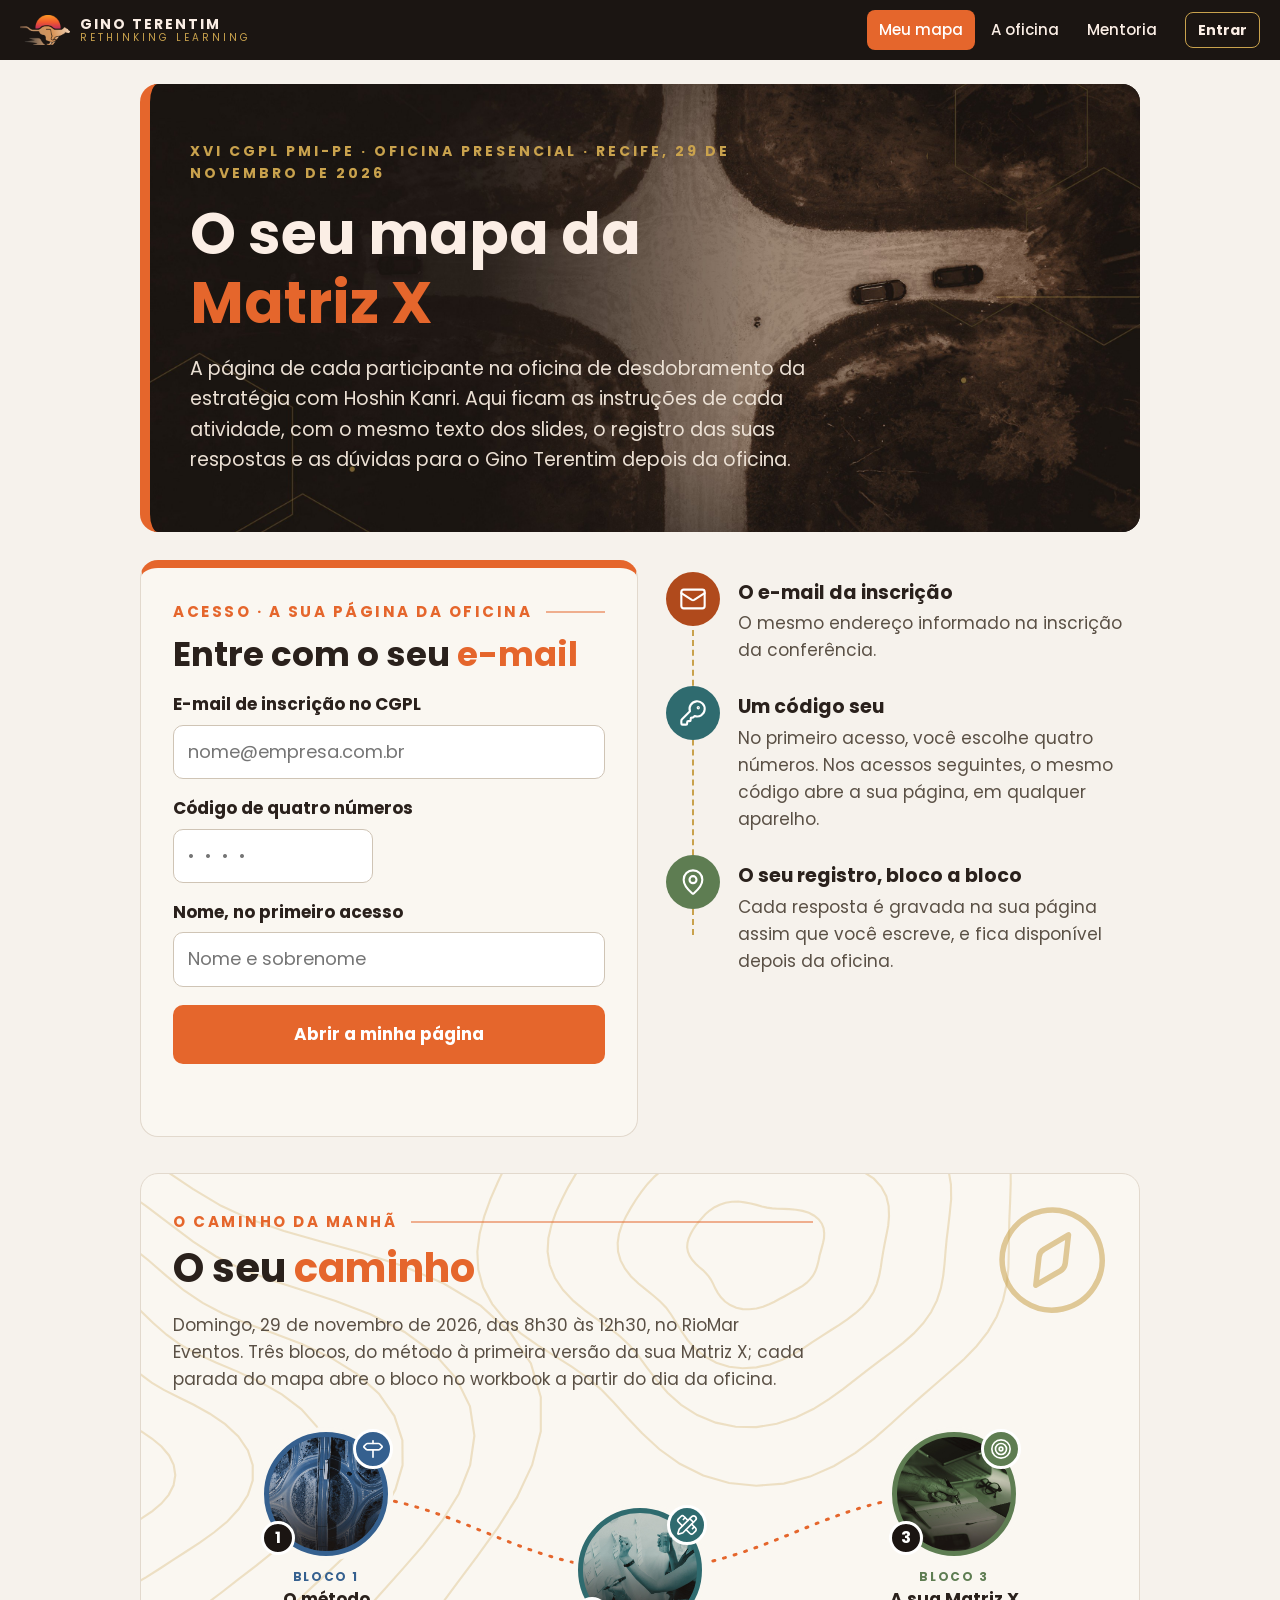
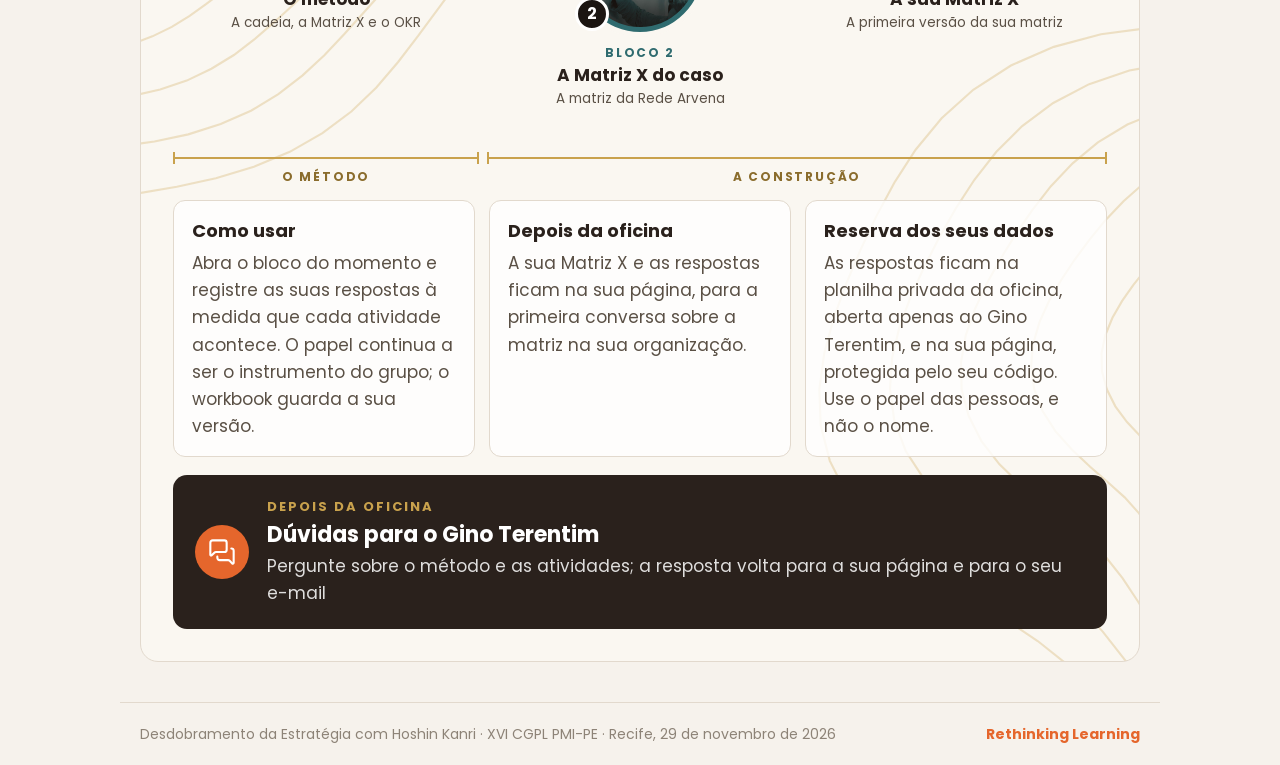
<file: docs/index.html>
<!doctype html>
<html lang="pt-BR"><head><meta charset="utf-8"><meta name="viewport" content="width=device-width,initial-scale=1">
<title>Matriz X · Workbook digital</title><meta name="robots" content="noindex">
<style>@font-face{font-family:Poppins;font-weight:400;src:url(fonts/Poppins-Regular.ttf) format('truetype');font-display:swap}@font-face{font-family:Poppins;font-weight:500;src:url(fonts/Poppins-Medium.ttf) format('truetype');font-display:swap}@font-face{font-family:Poppins;font-weight:700;src:url(fonts/Poppins-Bold.ttf) format('truetype');font-display:swap}:root{--lar:#E5662C;--tinta:#2A211C;--corpo:#5A5045;--linha:#E2D9CD;--fraco:#8D8377;--claro:#F6F2EC;--papel:#FAF7F1;--escuro:#1B1512;--ouro:#C9A24D;--tom:#E5662C}
*{box-sizing:border-box}
html{scroll-behavior:smooth}
body{margin:0;font-family:Poppins,system-ui,sans-serif;font-size:17px;line-height:1.6;color:var(--corpo);background:var(--claro)}
a{color:var(--lar)}
h1,h2,h3{color:var(--tinta);line-height:1.2;margin:0 0 .5em}
h1 em,h2 em{font-style:normal;color:var(--lar)}
main{max-width:1040px;margin:0 auto;padding:0 20px 40px}
.topo{position:sticky;top:0;z-index:20;display:flex;align-items:center;gap:16px;flex-wrap:wrap;padding:10px 20px;background:var(--escuro);color:#FBEEE5}
.marca{display:flex;align-items:center;gap:10px;text-decoration:none;color:#FBEEE5}
.marca img{height:30px;width:auto}
.marca span{display:flex;flex-direction:column;line-height:1.15}
.marca b{font-size:14px;letter-spacing:2px}
.marca i{font-style:normal;font-size:10px;letter-spacing:3px;color:var(--ouro)}
.nav{margin-left:auto;display:flex;gap:4px;flex-wrap:wrap}
.nav a{color:#FBEEE5;text-decoration:none;font-size:15px;font-weight:500;padding:8px 12px;border-radius:8px}
.nav a:hover,.nav a.ativo{background:var(--lar);color:#fff}
.selo-prof{margin-left:auto;background:var(--lar);color:#fff;font-weight:700;font-size:13px;letter-spacing:2px;padding:6px 12px;border-radius:6px}
.capa{margin:24px 0 0;padding:56px 40px;border-radius:18px;background:var(--escuro);color:#EADFD3;position:relative;overflow:hidden;border-left:10px solid var(--tom)}
.capa:after{content:"";position:absolute;right:-70px;top:-70px;width:280px;height:280px;border:2px solid var(--ouro);opacity:.35;clip-path:polygon(25% 0,75% 0,100% 50%,75% 100%,25% 100%,0 50%);background:transparent;outline:2px solid var(--ouro)}
.capa__k{font-size:14px;font-weight:700;letter-spacing:3px;color:var(--ouro);margin:0 0 14px}
.capa h1{color:#FBEEE5;font-size:clamp(34px,6vw,58px);margin:0 0 16px}
.capa__l{font-size:19px;max-width:720px;margin:0}
.bloco{margin:36px 0 0;padding:32px;background:var(--papel);border:1px solid var(--linha);border-radius:18px;border-top:8px solid var(--tom)}
.bloco--abre{border-top-color:var(--lar)}
.eyebrow{display:flex;align-items:center;gap:14px;color:var(--tom);font-weight:700;font-size:15px;letter-spacing:2.5px;margin-bottom:10px}
.eyebrow i{flex:1;height:2px;background:var(--tom);opacity:.5}
.bloco h2{font-size:clamp(26px,4vw,36px)}
.bloco h3{font-size:22px;margin-top:1.2em}
.pergunta{font-size:21px;font-weight:500;color:var(--tinta);border-left:5px solid var(--tom);padding:6px 0 6px 16px;margin:14px 0}
.pergunta--at{font-size:19px;background:#fff;border-radius:0 10px 10px 0;padding:12px 16px}
.capaz{background:#fff;border:1px solid var(--linha);border-radius:12px;padding:16px 20px;margin:16px 0}
.capaz b{color:var(--tinta)}
.capaz ol{margin:8px 0 0;padding-left:22px}
.conceito{background:#fff;border:1px solid var(--linha);border-radius:14px;padding:22px 24px;margin:20px 0}
.conceito h3{margin-top:0}
.fonte{font-size:15px;color:var(--fraco);margin:10px 0 0}
.regua{background:#B04A1C;color:#FDEFE6;border-radius:14px;padding:24px;margin:20px 0}
.regua h3{color:#fff;margin-top:0}
.regua__q{font-size:22px;font-weight:700;color:#fff}
.regua .cards3>div{background:rgba(255,255,255,.12);border:0;color:#FDEFE6}
.regua .cards3 b{color:#fff}
.regua .tabela--ler{background:#fff;color:var(--corpo)}
.cards3{display:grid;grid-template-columns:repeat(auto-fit,minmax(230px,1fr));gap:14px;margin:14px 0}
.cards3>div{background:var(--papel);border:1px solid var(--linha);border-radius:12px;padding:16px 18px}
.cards3 b{display:block;color:var(--tinta);font-size:18px;margin-bottom:4px}
.cards3 p{margin:0}
.cards3 i{display:block;margin-top:8px;color:var(--fraco)}
.cards2{display:grid;grid-template-columns:repeat(auto-fit,minmax(260px,1fr));gap:16px;margin:24px 0 8px}
.cartao{display:flex;flex-direction:column;gap:6px;padding:22px;border-radius:14px;background:var(--tom);color:#fff;text-decoration:none}
.cartao span{font-size:13px;font-weight:700;letter-spacing:2px;opacity:.85}
.cartao b{font-size:22px;line-height:1.2}
.cartao i{font-style:normal;opacity:.9}
.nota-pe{color:var(--fraco);font-size:15px}
.caminho{display:grid;grid-template-columns:repeat(5,1fr);gap:10px;margin:16px 0}
.caminho__p{display:flex;flex-direction:column;align-items:center;text-align:center;gap:4px;padding:14px 8px;border-radius:12px;background:#fff;border:2px solid var(--linha);text-decoration:none;color:var(--corpo)}
.caminho__g{font-size:11px;font-weight:700;letter-spacing:1.5px;color:var(--fraco);text-transform:uppercase;min-height:34px}
.caminho__n{width:52px;height:52px;border-radius:50%;display:grid;place-items:center;font-weight:700;font-size:22px;color:var(--tom);border:3px solid var(--tom);background:var(--claro)}
.caminho__p b{color:var(--tinta);font-size:15px;line-height:1.25}
.caminho__p small{font-size:13px}
.caminho__p em{font-style:normal;font-size:13px;font-weight:500;color:var(--tom)}
.caminho__p.feito .caminho__n,.caminho__p.aqui .caminho__n{background:var(--tom);color:#fff}
.caminho__p.aqui{border-color:var(--lar);box-shadow:0 0 0 3px rgba(229,102,44,.25)}
.indice{list-style:none;padding:0;margin:10px 0;display:grid;gap:8px}
.indice li{display:flex;flex-wrap:wrap;gap:6px 16px;align-items:baseline;background:#fff;border-left:6px solid var(--tom);border-radius:0 10px 10px 0;padding:10px 14px}
.indice a{color:var(--tinta);text-decoration:none;font-weight:500}
.indice a b{color:var(--tom)}
.indice span{color:var(--fraco);font-size:15px}
.atividade{background:#fff;border:2px solid var(--tom);border-radius:16px;padding:24px;margin:24px 0}
.atividade__cab{display:flex;gap:10px;flex-wrap:wrap;margin-bottom:10px}
.selo{display:inline-block;background:var(--tom);color:#fff;font-weight:700;font-size:13px;letter-spacing:1.5px;padding:6px 12px;border-radius:999px;text-decoration:none}
.selo--miro{background:#fff;color:var(--tom);border:2px solid var(--tom)}
.atividade h3{margin-top:4px;font-size:24px}
.passos{padding-left:0;list-style:none;counter-reset:p;margin:14px 0}
.passos li{counter-increment:p;position:relative;padding:8px 0 8px 48px;border-bottom:1px solid var(--linha)}
.passos li:before{content:counter(p);position:absolute;left:0;top:7px;width:32px;height:32px;border-radius:50%;background:var(--tom);color:#fff;font-weight:700;display:grid;place-items:center}
.passos li i{font-style:normal;font-weight:700;color:var(--tom);white-space:nowrap}
.meta{display:grid;grid-template-columns:repeat(auto-fit,minmax(200px,1fr));gap:10px;margin:14px 0}
.meta div{background:var(--papel);border-radius:10px;padding:10px 14px}
.meta span{display:block;font-size:12px;font-weight:700;letter-spacing:1.5px;text-transform:uppercase;color:var(--fraco)}
.meta b{font-weight:500;color:var(--tinta);font-size:16px}
.exemplo{background:#FBEFE4;border-radius:12px;padding:14px 18px;margin:14px 0}
.exemplo>span{font-size:12px;font-weight:700;letter-spacing:1.5px;color:var(--lar)}
.exemplo p{margin:6px 0}
.registro{border:2px dashed var(--tom);border-radius:14px;padding:18px;margin:18px 0 6px;background:var(--papel)}
.registro__t{font-size:13px;font-weight:700;letter-spacing:2px;color:var(--tom)}
.campo{margin:14px 0 0}
.campo label{display:block;color:var(--tinta);margin-bottom:4px}
.dica{margin:0 0 6px;font-size:15px;color:var(--fraco)}
textarea,input[type=text],select{width:100%;font:inherit;font-size:16px;color:var(--tinta);background:#fff;border:1.5px solid #CFC4B5;border-radius:10px;padding:10px 12px}
textarea{resize:vertical;min-height:52px}
textarea:focus,input:focus,select:focus{outline:3px solid rgba(229,102,44,.35);border-color:var(--lar)}
.espelho__v{background:#fff;border:1.5px solid var(--linha);border-radius:10px;padding:10px 12px;color:var(--tinta);white-space:pre-wrap}
.notas{display:grid;grid-template-columns:repeat(auto-fit,minmax(130px,1fr));gap:10px}
.banco{margin:4px 0 8px}
.lacunas,.associar{padding-left:22px;margin:8px 0 12px}
.lacunas li,.associar li{margin:8px 0}
.lacuna{width:74px!important;display:inline-block;text-align:center;font-weight:700}
.associar li{display:grid;grid-template-columns:1fr minmax(200px,260px);gap:12px;align-items:center}
.certo{border-color:#3F7D4E!important;background:#E9F4EA!important}
.errado{border-color:#B8432F!important;background:#FBE9E5!important}
.tabela-w{overflow-x:auto;margin:10px 0}
.tabela{width:100%;border-collapse:collapse;font-size:16px}
.tabela th{background:var(--tinta);color:#FBEEE5;text-align:left;padding:10px 12px;font-size:14px;letter-spacing:.5px}
.tabela td{border:1px solid var(--linha);padding:8px 10px;vertical-align:top;background:#fff;min-width:190px}
.tabela--ler td{padding:10px 12px}
.tabela td textarea,.tabela td select{border-color:var(--linha)}
.mapa{position:relative;margin:16px 0 0;height:480px;background:#fff;border:1.5px solid var(--linha);border-radius:12px;overflow:hidden}
.mapa:before{content:"";position:absolute;left:50%;top:0;bottom:0;border-left:2px dashed var(--linha)}
.mapa:after{content:"";position:absolute;top:50%;left:0;right:0;border-top:2px dashed var(--linha)}
.mapa__q{position:absolute;font-size:12px;font-weight:700;letter-spacing:1px;color:var(--fraco);text-transform:uppercase;padding:8px 10px;z-index:1}
.mapa__n{position:absolute;z-index:2;max-width:42%;font-size:14px;line-height:1.25;font-weight:500;color:var(--tinta);padding:6px 9px;border-radius:6px;box-shadow:0 1px 0 rgba(0,0,0,.15)}
.pontos{margin:14px 0 0;background:var(--papel);border-radius:12px;padding:12px 16px}
.pontos summary{cursor:pointer;font-weight:700;color:var(--tinta)}
.btn{display:inline-block;font:inherit;font-size:15px;font-weight:700;border-radius:10px;padding:10px 16px;cursor:pointer;text-decoration:none;border:2px solid transparent}
.btn--sec{background:#fff;color:var(--tinta);border-color:var(--tinta)}
.btn--mentor{background:var(--tinta);color:#fff}
.mentor{margin:14px 0 0}
.barra{display:flex;flex-wrap:wrap;gap:10px;align-items:center;margin:18px 0 0}
.barra__s{flex:1;min-width:220px;color:var(--fraco);font-size:15px}
.prof{margin:16px 0 0;background:#2A211C;color:#EADFD3;border-radius:12px;padding:16px 20px}
.prof>span{font-size:12px;font-weight:700;letter-spacing:2px;color:var(--ouro)}
.prof__resp{background:rgba(255,255,255,.08);border-radius:10px;padding:10px 14px;margin-top:10px}
.prof__resp b{color:#fff;display:block}
.rodape{max-width:1040px;margin:0 auto;padding:20px;display:flex;justify-content:space-between;gap:12px;flex-wrap:wrap;font-size:14px;color:var(--fraco);border-top:1px solid var(--linha)}
.rodape span:last-child{color:var(--lar);font-weight:700}
@media(max-width:760px){
 body{font-size:16px}.bloco{padding:20px}.capa{padding:36px 22px}
 .caminho{grid-template-columns:1fr 1fr}.caminho__g{min-height:0}
 .associar li{grid-template-columns:1fr}
 .tabela[data-tabela] thead{display:none}
 .tabela[data-tabela] tr{display:block;margin-bottom:14px;border:1px solid var(--linha);border-radius:10px;overflow:hidden}
 .tabela[data-tabela] td{display:block;border:0;border-bottom:1px solid var(--linha)}
 .tabela[data-tabela] td:before{content:attr(data-th);display:block;font-size:12px;font-weight:700;letter-spacing:1px;color:var(--fraco);text-transform:uppercase;margin-bottom:4px}
 .mapa{height:420px}
}
@media print{
 .topo,.barra,.mentor,.btn{display:none!important}
 body{background:#fff;font-size:12pt}.bloco,.atividade,.conceito{break-inside:avoid-page;box-shadow:none}
 .bloco{break-inside:auto}.capa{background:#fff;color:#000;border:2px solid #000}.capa h1{color:#000}.capa__k{color:#000}
 textarea,input,select{border:1px solid #999}
 details.pontos{display:block}
}

/* ===== camada 2026-11 · mapa de navegação, conta e capas com foto ===== */
.btn{background:var(--lar);color:#fff}
.btn--sec{background:#fff;color:var(--tinta);border-color:var(--tinta)}
.btn--mentor{background:var(--tinta);color:#fff}
.btn--grande{font-size:17px;padding:14px 22px;margin-top:18px;width:100%}
.btn:hover{filter:brightness(1.06)}
.disco{flex:none;display:inline-grid;place-items:center;width:54px;height:54px;border-radius:50%;background:var(--tom)}
.disco svg{display:block}
.capa--foto{background-color:var(--escuro);background-image:var(--foto,none);background-position:right center;background-size:cover;background-repeat:no-repeat;min-height:380px;display:flex;flex-direction:column;justify-content:flex-end}
.capa--foto .capa__l,.capa--foto h1,.capa--foto .capa__k{max-width:640px;position:relative;z-index:1}
.capa--foto:after{opacity:.22}
.conta{display:flex;align-items:center;gap:10px;font-size:14px;color:#FBEEE5}
.conta a{color:#FBEEE5;font-weight:700;text-decoration:none;border:1.5px solid var(--ouro);padding:6px 12px;border-radius:8px}
.conta span{font-weight:700}
.conta__sair{font:inherit;font-size:13px;background:transparent;color:var(--ouro);border:1.5px solid var(--ouro);border-radius:8px;padding:5px 10px;cursor:pointer}
.aviso-conta{margin:16px 0 0;padding:14px 18px;border-radius:12px;background:#FFF4EC;border-left:6px solid var(--lar);color:var(--tinta)}
.aviso-conta .btn{margin-left:8px;padding:6px 14px}
.barra__s--ok{color:#4B6A41;font-weight:500}
.barra__s--ok:before{content:"";display:inline-block;width:9px;height:9px;border-radius:50%;background:#5E7D52;margin-right:8px;vertical-align:1px}
/* entrada */
.entrada{margin:28px 0 0;display:grid;grid-template-columns:minmax(0,1.05fr) minmax(0,1fr);gap:28px;align-items:start}
.entrada[hidden]{display:none}
.entrada__f{padding:32px;background:var(--papel);border:1px solid var(--linha);border-top:8px solid var(--lar);border-radius:18px}
.entrada__f h2{font-size:clamp(26px,4vw,34px)}
.entrada__f label{display:block;margin:16px 0 6px;color:var(--tinta)}
.entrada__f input{font-size:18px;padding:12px 14px}
.entrada__f input[name=codigo]{letter-spacing:10px;max-width:200px}
.entrada__aviso{min-height:1.6em;margin:12px 0 0;color:var(--corpo);font-weight:500}
.entrada__aviso--erro{color:#A33B12}
.entrada__passos{list-style:none;margin:0;padding:12px 0 0;display:flex;flex-direction:column;gap:22px;position:relative}
.entrada__passos:before{content:"";position:absolute;left:26px;top:40px;bottom:40px;border-left:2.5px dashed var(--ouro)}
.entrada__passos li{display:flex;gap:18px;align-items:flex-start;position:relative}
.entrada__passos b{display:block;color:var(--tinta);font-size:19px;margin-top:6px}
.entrada__passos p{margin:2px 0 0}
/* mapa do curso */
.mapa-curso{margin:36px 0 0;padding:36px 32px 32px;border-radius:18px;border:1px solid var(--linha);position:relative;overflow:hidden;
  background:var(--papel) url("data:image/svg+xml,%3Csvg%20xmlns%3D%22http%3A//www.w3.org/2000/svg%22%20width%3D%221000%22%20height%3D%22560%22%20viewBox%3D%220%200%201000%20560%22%3E%3Cg%20fill%3D%22none%22%20stroke%3D%22%23C9A24D%22%20stroke-opacity%3D%22.28%22%20stroke-width%3D%221.1%22%3E%3Cpath%20d%3D%22M219.3%2C150.0%20L220.1%2C152.6%20L220.0%2C155.2%20L219.1%2C157.8%20L217.5%2C160.1%20L215.2%2C162.2%20L212.6%2C163.9%20L209.8%2C165.5%20L207.0%2C166.8%20L204.3%2C168.0%20L201.7%2C169.2%20L199.2%2C170.3%20L196.7%2C171.4%20L194.1%2C172.4%20L191.4%2C173.3%20L188.6%2C173.9%20L185.8%2C174.3%20L182.9%2C174.4%20L180.0%2C174.2%20L177.2%2C173.9%20L174.4%2C173.5%20L171.6%2C173.1%20L168.8%2C172.7%20L165.9%2C172.4%20L162.8%2C172.1%20L159.6%2C171.6%20L156.3%2C171.0%20L153.0%2C170.0%20L150.1%2C168.6%20L147.6%2C166.8%20L145.8%2C164.6%20L144.7%2C162.2%20L144.4%2C159.6%20L144.7%2C157.0%20L145.5%2C154.5%20L146.5%2C152.2%20L147.6%2C150.0%20L148.5%2C148.0%20L149.1%2C146.0%20L149.5%2C143.9%20L149.7%2C141.8%20L149.9%2C139.6%20L150.3%2C137.3%20L151.0%2C135.0%20L152.2%2C132.7%20L153.9%2C130.7%20L156.1%2C128.9%20L158.6%2C127.4%20L161.5%2C126.3%20L164.5%2C125.4%20L167.6%2C124.7%20L170.7%2C124.3%20L173.8%2C123.9%20L176.9%2C123.6%20L180.0%2C123.4%20L183.1%2C123.4%20L186.3%2C123.6%20L189.3%2C124.2%20L192.2%2C125.2%20L194.8%2C126.5%20L197.0%2C128.1%20L198.9%2C130.0%20L200.5%2C131.9%20L201.9%2C133.8%20L203.2%2C135.5%20L204.7%2C137.2%20L206.4%2C138.7%20L208.5%2C140.2%20L210.8%2C141.7%20L213.3%2C143.4%20L215.7%2C145.3%20L217.8%2C147.6%20L219.3%2C150.0Z%22/%3E%3Cpath%20d%3D%22M259.8%2C150.0%20L260.6%2C155.2%20L259.7%2C160.4%20L257.2%2C165.3%20L253.4%2C169.8%20L248.8%2C173.7%20L243.6%2C177.2%20L238.4%2C180.3%20L233.2%2C183.1%20L228.3%2C185.8%20L223.4%2C188.4%20L218.6%2C190.9%20L213.7%2C193.3%20L208.5%2C195.3%20L203.1%2C197.0%20L197.4%2C198.1%20L191.6%2C198.7%20L185.8%2C198.7%20L180.0%2C198.3%20L174.4%2C197.8%20L168.8%2C197.2%20L163.1%2C196.6%20L157.3%2C196.2%20L151.2%2C195.8%20L144.7%2C195.2%20L138.1%2C194.3%20L131.5%2C192.8%20L125.3%2C190.5%20L120.0%2C187.3%20L115.7%2C183.3%20L112.9%2C178.7%20L111.5%2C173.7%20L111.4%2C168.5%20L112.3%2C163.4%20L113.8%2C158.6%20L115.5%2C154.2%20L116.9%2C150.0%20L117.8%2C146.0%20L118.1%2C141.9%20L118.1%2C137.7%20L118.0%2C133.3%20L118.1%2C128.6%20L118.8%2C123.8%20L120.5%2C119.1%20L123.2%2C114.7%20L127.0%2C110.8%20L131.7%2C107.4%20L137.1%2C104.6%20L143.0%2C102.5%20L149.0%2C100.8%20L155.1%2C99.4%20L161.3%2C98.3%20L167.5%2C97.3%20L173.7%2C96.6%20L180.0%2C96.3%20L186.3%2C96.4%20L192.6%2C97.2%20L198.5%2C98.8%20L204.0%2C101.1%20L208.9%2C104.1%20L213.1%2C107.5%20L216.6%2C111.2%20L219.7%2C114.9%20L222.7%2C118.4%20L225.8%2C121.6%20L229.3%2C124.4%20L233.5%2C127.1%20L238.3%2C129.9%20L243.5%2C132.9%20L248.7%2C136.4%20L253.5%2C140.4%20L257.4%2C145.0%20L259.8%2C150.0Z%22/%3E%3Cpath%20d%3D%22M300.5%2C150.0%20L300.5%2C157.8%20L298.0%2C165.4%20L293.4%2C172.5%20L287.4%2C179.0%20L280.5%2C184.7%20L273.2%2C189.9%20L266.0%2C194.6%20L259.1%2C199.1%20L252.3%2C203.5%20L245.5%2C207.8%20L238.5%2C211.9%20L231.1%2C215.6%20L223.2%2C218.7%20L214.9%2C221.0%20L206.2%2C222.4%20L197.4%2C223.0%20L188.6%2C223.0%20L180.0%2C222.5%20L171.5%2C222.0%20L163.0%2C221.5%20L154.3%2C221.2%20L145.2%2C220.9%20L135.6%2C220.5%20L125.7%2C219.7%20L115.7%2C218.0%20L106.1%2C215.3%20L97.5%2C211.1%20L90.3%2C205.7%20L85.1%2C199.2%20L82.0%2C191.9%20L80.9%2C184.2%20L81.3%2C176.6%20L82.8%2C169.3%20L84.6%2C162.5%20L86.1%2C156.1%20L87.0%2C150.0%20L86.9%2C144.0%20L86.2%2C137.8%20L85.2%2C131.2%20L84.5%2C124.2%20L84.5%2C117.0%20L85.9%2C109.8%20L89.0%2C102.8%20L93.7%2C96.3%20L99.9%2C90.7%20L107.4%2C85.9%20L115.7%2C81.9%20L124.4%2C78.7%20L133.4%2C76.0%20L142.5%2C73.8%20L151.7%2C71.8%20L161.0%2C70.2%20L170.4%2C69.1%20L180.0%2C68.7%20L189.5%2C69.3%20L198.8%2C71.1%20L207.5%2C74.0%20L215.3%2C78.1%20L222.2%2C82.9%20L228.1%2C88.3%20L233.3%2C93.6%20L238.0%2C98.8%20L242.9%2C103.4%20L248.4%2C107.5%20L254.7%2C111.2%20L262.0%2C114.9%20L270.1%2C118.9%20L278.4%2C123.5%20L286.3%2C128.9%20L293.1%2C135.2%20L298.0%2C142.4%20L300.5%2C150.0Z%22/%3E%3Cpath%20d%3D%22M340.1%2C150.0%20L338.5%2C160.3%20L334.0%2C170.1%20L327.4%2C179.2%20L319.3%2C187.6%20L310.6%2C195.1%20L301.8%2C202.1%20L293.2%2C208.7%20L284.9%2C215.2%20L276.6%2C221.5%20L268.0%2C227.6%20L258.8%2C233.3%20L248.8%2C238.2%20L238.0%2C242.2%20L226.7%2C245.0%20L215.0%2C246.6%20L203.2%2C247.3%20L191.5%2C247.4%20L180.0%2C247.2%20L168.5%2C247.0%20L156.9%2C247.0%20L144.9%2C247.2%20L132.2%2C247.2%20L119.0%2C246.8%20L105.6%2C245.4%20L92.5%2C242.5%20L80.4%2C237.9%20L70.0%2C231.5%20L62.0%2C223.4%20L56.6%2C214.0%20L53.8%2C204.0%20L53.2%2C193.8%20L54.1%2C183.9%20L55.7%2C174.7%20L57.0%2C166.1%20L57.5%2C157.9%20L56.8%2C150.0%20L55.1%2C141.9%20L52.8%2C133.4%20L50.6%2C124.3%20L49.3%2C114.8%20L49.7%2C105.0%20L52.2%2C95.3%20L57.0%2C86.2%20L64.1%2C77.9%20L72.9%2C70.7%20L83.2%2C64.5%20L94.3%2C59.3%20L105.9%2C54.9%20L117.7%2C51.0%20L129.7%2C47.6%20L141.9%2C44.7%20L154.4%2C42.4%20L167.1%2C41.1%20L180.0%2C41.0%20L192.7%2C42.5%20L204.8%2C45.6%20L216.1%2C50.3%20L226.0%2C56.3%20L234.7%2C63.1%20L242.3%2C70.1%20L249.2%2C76.8%20L256.1%2C82.8%20L263.5%2C88.1%20L272.0%2C92.8%20L281.8%2C97.2%20L292.7%2C101.8%20L304.2%2C107.1%20L315.5%2C113.5%20L325.5%2C121.1%20L333.4%2C130.0%20L338.4%2C139.7%20L340.1%2C150.0Z%22/%3E%3Cpath%20d%3D%22M377.7%2C150.0%20L374.0%2C162.6%20L367.4%2C174.5%20L358.9%2C185.5%20L349.3%2C195.6%20L339.4%2C205.1%20L329.8%2C214.0%20L320.4%2C222.8%20L311.0%2C231.4%20L301.3%2C239.8%20L290.8%2C247.8%20L279.2%2C254.9%20L266.5%2C261.0%20L252.8%2C265.6%20L238.4%2C268.8%20L223.7%2C270.7%20L209.0%2C271.7%20L194.4%2C272.3%20L180.0%2C272.7%20L165.4%2C273.3%20L150.4%2C274.2%20L134.8%2C275.0%20L118.4%2C275.4%20L101.6%2C274.6%20L84.9%2C272.0%20L69.1%2C267.3%20L55.1%2C260.2%20L43.8%2C250.9%20L35.6%2C239.8%20L30.6%2C227.5%20L28.4%2C214.8%20L28.3%2C202.4%20L29.2%2C190.7%20L30.1%2C179.8%20L30.0%2C169.6%20L28.5%2C159.8%20L25.5%2C150.0%20L21.6%2C139.7%20L17.5%2C128.8%20L14.3%2C117.1%20L12.9%2C105.0%20L14.1%2C92.7%20L18.2%2C80.8%20L25.3%2C69.7%20L34.9%2C59.8%20L46.4%2C51.0%20L59.3%2C43.5%20L73.0%2C36.8%20L87.2%2C30.9%20L101.7%2C25.6%20L116.6%2C20.9%20L131.9%2C16.9%20L147.7%2C14.1%20L163.8%2C12.9%20L180.0%2C13.5%20L195.8%2C16.4%20L210.6%2C21.3%20L224.1%2C28.0%20L236.1%2C35.9%20L246.6%2C44.3%20L256.0%2C52.5%20L265.1%2C60.0%20L274.7%2C66.4%20L285.3%2C72.0%20L297.5%2C77.0%20L311.2%2C82.0%20L325.8%2C87.6%20L340.5%2C94.5%20L354.2%2C103.0%20L365.5%2C113.2%20L373.5%2C124.7%20L377.6%2C137.2%20L377.7%2C150.0Z%22/%3E%3Cpath%20d%3D%22M412.5%2C150.0%20L406.7%2C164.7%20L398.2%2C178.5%20L388.3%2C191.3%20L377.9%2C203.3%20L367.6%2C214.8%20L357.6%2C226.0%20L347.7%2C237.0%20L337.4%2C247.9%20L326.2%2C258.3%20L313.7%2C268.0%20L299.6%2C276.5%20L284.0%2C283.4%20L267.3%2C288.7%20L249.9%2C292.4%20L232.4%2C294.8%20L214.9%2C296.5%20L197.5%2C298.0%20L180.0%2C299.6%20L162.1%2C301.5%20L143.5%2C303.5%20L124.0%2C304.9%20L103.8%2C305.2%20L83.4%2C303.4%20L63.8%2C299.1%20L46.0%2C291.8%20L30.9%2C281.6%20L19.3%2C269.0%20L11.5%2C254.7%20L7.2%2C239.6%20L5.5%2C224.6%20L5.4%2C210.3%20L5.5%2C197.0%20L4.7%2C184.8%20L2.3%2C173.2%20L-1.9%2C161.8%20L-7.6%2C150.0%20L-13.9%2C137.4%20L-19.5%2C123.9%20L-23.2%2C109.7%20L-24.0%2C95.0%20L-21.4%2C80.4%20L-15.2%2C66.5%20L-5.8%2C53.7%20L6.4%2C42.1%20L20.4%2C31.8%20L35.7%2C22.6%20L51.7%2C14.3%20L68.2%2C6.6%20L85.4%2C-0.3%20L103.1%2C-6.4%20L121.7%2C-11.3%20L140.9%2C-14.3%20L160.5%2C-15.0%20L180.0%2C-13.1%20L198.7%2C-8.6%20L216.1%2C-1.7%20L231.7%2C7.0%20L245.6%2C16.5%20L258.0%2C26.0%20L269.8%2C34.8%20L281.6%2C42.5%20L294.6%2C48.9%20L309.1%2C54.3%20L325.5%2C59.6%20L343.2%2C65.4%20L361.4%2C72.4%20L378.7%2C81.4%20L393.8%2C92.4%20L405.3%2C105.3%20L412.4%2C119.7%20L414.7%2C134.8%20L412.5%2C150.0Z%22/%3E%3Cpath%20d%3D%22M444.4%2C150.0%20L436.6%2C166.6%20L426.8%2C182.2%20L416.2%2C196.9%20L405.7%2C210.9%20L395.6%2C224.5%20L385.7%2C238.0%20L375.4%2C251.4%20L364.2%2C264.5%20L351.3%2C276.9%20L336.4%2C288.1%20L319.6%2C297.7%20L301.1%2C305.4%20L281.5%2C311.3%20L261.4%2C315.7%20L241.2%2C319.1%20L221.0%2C322.1%20L200.7%2C325.1%20L180.0%2C328.5%20L158.5%2C331.9%20L136.0%2C334.9%20L112.5%2C336.6%20L88.5%2C336.2%20L65.0%2C332.7%20L43.0%2C325.8%20L23.8%2C315.3%20L8.3%2C301.6%20L-2.9%2C285.5%20L-10.1%2C268.1%20L-13.8%2C250.5%20L-15.4%2C233.6%20L-16.4%2C217.8%20L-18.1%2C203.4%20L-21.5%2C190.0%20L-27.1%2C177.1%20L-34.6%2C163.9%20L-43.1%2C150.0%20L-51.3%2C135.0%20L-57.8%2C118.9%20L-61.3%2C102.1%20L-60.9%2C85.1%20L-56.3%2C68.4%20L-47.7%2C52.6%20L-35.8%2C38.1%20L-21.3%2C24.9%20L-5.2%2C12.8%20L12.1%2C1.8%20L30.1%2C-8.5%20L49.0%2C-18.1%20L68.7%2C-26.8%20L89.5%2C-34.1%20L111.5%2C-39.5%20L134.2%2C-42.2%20L157.3%2C-42.0%20L180.0%2C-38.4%20L201.5%2C-31.9%20L221.2%2C-23.1%20L238.9%2C-12.9%20L254.8%2C-2.3%20L269.6%2C7.7%20L284.2%2C16.4%20L299.6%2C23.5%20L316.6%2C29.4%20L335.6%2C34.8%20L356.3%2C40.4%20L377.9%2C47.4%20L398.9%2C56.4%20L417.9%2C67.8%20L433.2%2C81.7%20L443.8%2C97.6%20L448.9%2C114.9%20L448.9%2C132.6%20L444.4%2C150.0Z%22/%3E%3Cpath%20d%3D%22M916.5%2C420.0%20L915.4%2C422.3%20L914.1%2C424.5%20L912.8%2C426.5%20L911.6%2C428.5%20L910.5%2C430.5%20L909.3%2C432.5%20L907.9%2C434.5%20L906.4%2C436.4%20L904.5%2C438.1%20L902.3%2C439.7%20L899.9%2C441.0%20L897.2%2C442.1%20L894.4%2C442.9%20L891.6%2C443.6%20L888.8%2C444.3%20L885.9%2C444.9%20L883.0%2C445.6%20L880.0%2C446.3%20L876.8%2C446.9%20L873.5%2C447.4%20L870.0%2C447.6%20L866.6%2C447.3%20L863.3%2C446.5%20L860.4%2C445.2%20L857.9%2C443.3%20L856.1%2C441.1%20L854.8%2C438.7%20L854.0%2C436.2%20L853.5%2C433.7%20L853.2%2C431.5%20L852.8%2C429.4%20L852.2%2C427.5%20L851.2%2C425.7%20L850.0%2C423.9%20L848.7%2C422.0%20L847.3%2C420.0%20L846.1%2C417.8%20L845.3%2C415.5%20L845.1%2C413.1%20L845.4%2C410.7%20L846.3%2C408.4%20L847.7%2C406.2%20L849.4%2C404.2%20L851.5%2C402.3%20L853.7%2C400.5%20L856.1%2C398.9%20L858.5%2C397.3%20L861.2%2C395.8%20L864.0%2C394.5%20L867.0%2C393.5%20L870.2%2C392.9%20L873.5%2C392.6%20L876.8%2C392.9%20L880.0%2C393.6%20L883.0%2C394.6%20L885.7%2C395.9%20L888.2%2C397.3%20L890.5%2C398.6%20L892.7%2C399.8%20L895.0%2C400.7%20L897.5%2C401.5%20L900.3%2C402.1%20L903.3%2C402.8%20L906.4%2C403.6%20L909.5%2C404.7%20L912.3%2C406.2%20L914.7%2C408.0%20L916.5%2C410.2%20L917.5%2C412.6%20L917.7%2C415.1%20L917.4%2C417.6%20L916.5%2C420.0Z%22/%3E%3Cpath%20d%3D%22M950.8%2C420.0%20L948.7%2C424.5%20L946.5%2C428.7%20L944.5%2C432.8%20L942.6%2C436.9%20L940.6%2C440.9%20L938.5%2C445.0%20L935.9%2C449.0%20L932.7%2C452.7%20L928.8%2C456.2%20L924.4%2C459.2%20L919.4%2C461.7%20L914.2%2C463.8%20L908.7%2C465.7%20L903.3%2C467.3%20L897.7%2C469.0%20L892.1%2C470.7%20L886.2%2C472.5%20L880.0%2C474.2%20L873.4%2C475.6%20L866.6%2C476.4%20L859.6%2C476.4%20L852.8%2C475.4%20L846.5%2C473.2%20L841.0%2C470.0%20L836.7%2C465.8%20L833.4%2C461.1%20L831.2%2C456.1%20L829.8%2C451.2%20L828.8%2C446.6%20L827.7%2C442.4%20L826.3%2C438.5%20L824.4%2C435.0%20L821.8%2C431.5%20L818.9%2C428.0%20L815.8%2C424.2%20L813.0%2C420.0%20L810.9%2C415.5%20L809.7%2C410.8%20L809.7%2C406.0%20L810.8%2C401.3%20L812.9%2C396.8%20L815.9%2C392.6%20L819.4%2C388.6%20L823.4%2C384.8%20L827.6%2C381.2%20L832.1%2C377.7%20L836.9%2C374.4%20L842.1%2C371.4%20L847.8%2C368.9%20L854.0%2C367.0%20L860.4%2C365.9%20L867.1%2C365.8%20L873.7%2C366.7%20L880.0%2C368.3%20L885.8%2C370.5%20L891.2%2C372.9%20L896.1%2C375.4%20L900.9%2C377.5%20L905.6%2C379.3%20L910.7%2C380.6%20L916.2%2C381.7%20L922.2%2C382.7%20L928.5%2C384.0%20L934.9%2C385.9%20L940.9%2C388.4%20L946.1%2C391.7%20L950.1%2C395.8%20L952.8%2C400.4%20L953.9%2C405.3%20L953.8%2C410.4%20L952.6%2C415.3%20L950.8%2C420.0Z%22/%3E%3Cpath%20d%3D%22M983.2%2C420.0%20L980.5%2C426.5%20L977.9%2C432.8%20L975.5%2C439.0%20L973.2%2C445.1%20L970.7%2C451.3%20L967.6%2C457.5%20L963.7%2C463.4%20L958.7%2C468.9%20L952.8%2C473.9%20L946.0%2C478.2%20L938.6%2C482.0%20L930.9%2C485.3%20L923.0%2C488.4%20L915.1%2C491.4%20L907.0%2C494.5%20L898.5%2C497.8%20L889.6%2C500.9%20L880.0%2C503.8%20L869.9%2C505.9%20L859.4%2C506.7%20L848.9%2C506.1%20L838.9%2C503.6%20L830.0%2C499.5%20L822.5%2C493.8%20L816.6%2C487.1%20L812.3%2C479.7%20L809.3%2C472.4%20L807.1%2C465.3%20L805.1%2C458.9%20L802.7%2C453.1%20L799.5%2C447.8%20L795.5%2C442.8%20L790.9%2C437.7%20L785.9%2C432.3%20L781.2%2C426.4%20L777.3%2C420.0%20L774.7%2C413.2%20L773.7%2C406.1%20L774.4%2C399.0%20L776.7%2C392.2%20L780.3%2C385.6%20L784.8%2C379.3%20L789.9%2C373.3%20L795.5%2C367.5%20L801.5%2C361.9%20L808.0%2C356.5%20L815.1%2C351.4%20L823.0%2C346.9%20L831.7%2C343.3%20L841.1%2C340.9%20L851.0%2C339.8%20L861.0%2C340.1%20L870.8%2C341.7%20L880.0%2C344.3%20L888.6%2C347.5%20L896.5%2C350.7%20L904.0%2C353.7%20L911.4%2C356.0%20L919.2%2C357.8%20L927.5%2C359.0%20L936.6%2C360.2%20L946.1%2C361.6%20L955.9%2C363.8%20L965.3%2C367.0%20L973.7%2C371.4%20L980.6%2C377.0%20L985.4%2C383.6%20L988.1%2C390.9%20L988.8%2C398.4%20L987.9%2C405.9%20L985.8%2C413.1%20L983.2%2C420.0Z%22/%3E%3Cpath%20d%3D%22M1014.3%2C420.0%20L1011.4%2C428.5%20L1008.9%2C436.8%20L1006.6%2C445.1%20L1004.0%2C453.4%20L1000.8%2C461.7%20L996.6%2C469.9%20L991.1%2C477.6%20L984.2%2C484.7%20L976.0%2C491.1%20L967.0%2C496.8%20L957.4%2C501.9%20L947.5%2C506.6%20L937.5%2C511.3%20L927.3%2C516.2%20L916.6%2C521.2%20L905.3%2C526.3%20L893.1%2C531.0%20L880.0%2C534.9%20L866.1%2C537.3%20L852.0%2C537.6%20L838.2%2C535.6%20L825.4%2C531.2%20L814.2%2C524.5%20L805.0%2C516.2%20L798.0%2C506.8%20L792.7%2C497.1%20L788.7%2C487.6%20L785.2%2C478.9%20L781.5%2C471.1%20L777.0%2C464.1%20L771.4%2C457.5%20L764.9%2C451.0%20L757.8%2C444.2%20L750.9%2C436.9%20L744.9%2C428.8%20L740.5%2C420.0%20L738.0%2C410.8%20L737.8%2C401.4%20L739.7%2C392.2%20L743.4%2C383.2%20L748.4%2C374.5%20L754.2%2C366.2%20L760.7%2C358.1%20L767.7%2C350.2%20L775.4%2C342.5%20L783.9%2C335.1%20L793.4%2C328.4%20L804.1%2C322.6%20L816.0%2C318.3%20L828.7%2C315.7%20L842.0%2C314.9%20L855.2%2C315.9%20L868.0%2C318.4%20L880.0%2C321.7%20L891.2%2C325.4%20L901.7%2C328.7%20L912.0%2C331.5%20L922.6%2C333.3%20L933.8%2C334.5%20L945.9%2C335.5%20L958.8%2C336.6%20L972.1%2C338.7%20L985.2%2C342.1%20L997.1%2C347.2%20L1007.3%2C354.0%20L1014.9%2C362.3%20L1019.8%2C371.7%20L1021.9%2C381.7%20L1021.8%2C391.9%20L1020.0%2C401.7%20L1017.3%2C411.1%20L1014.3%2C420.0Z%22/%3E%3Cpath%20d%3D%22M1044.8%2C420.0%20L1042.3%2C430.5%20L1040.2%2C440.9%20L1037.9%2C451.3%20L1035.0%2C461.8%20L1030.9%2C472.1%20L1025.2%2C482.1%20L1017.8%2C491.5%20L1008.8%2C500.1%20L998.6%2C507.8%20L987.5%2C514.9%20L976.0%2C521.6%20L964.3%2C528.2%20L952.4%2C535.0%20L940.0%2C542.1%20L926.8%2C549.4%20L912.5%2C556.4%20L896.8%2C562.5%20L880.0%2C567.0%20L862.4%2C569.1%20L844.7%2C568.3%20L827.8%2C564.3%20L812.5%2C557.3%20L799.5%2C547.9%20L788.9%2C536.8%20L780.7%2C525.0%20L774.2%2C513.4%20L768.7%2C502.4%20L763.2%2C492.6%20L757.0%2C483.8%20L749.7%2C475.7%20L741.2%2C468.0%20L731.9%2C459.9%20L722.6%2C451.2%20L714.1%2C441.7%20L707.4%2C431.2%20L703.1%2C420.0%20L701.5%2C408.4%20L702.5%2C396.8%20L705.8%2C385.4%20L710.8%2C374.4%20L717.0%2C363.7%20L723.9%2C353.3%20L731.5%2C343.0%20L739.8%2C332.9%20L749.1%2C323.1%20L759.7%2C313.8%20L771.9%2C305.6%20L785.7%2C299.0%20L800.9%2C294.4%20L817.1%2C292.0%20L833.6%2C291.8%20L849.9%2C293.5%20L865.4%2C296.5%20L880.0%2C300.1%20L893.8%2C303.6%20L907.1%2C306.3%20L920.5%2C308.0%20L934.6%2C308.8%20L949.8%2C309.2%20L966.0%2C309.7%20L982.9%2C311.2%20L999.8%2C314.3%20L1015.6%2C319.5%20L1029.5%2C327.1%20L1040.6%2C336.7%20L1048.3%2C348.0%20L1052.6%2C360.4%20L1053.9%2C373.1%20L1052.9%2C385.7%20L1050.6%2C397.7%20L1047.6%2C409.1%20L1044.8%2C420.0Z%22/%3E%3Cpath%20d%3D%22M1075.6%2C420.0%20L1073.8%2C432.6%20L1072.0%2C445.1%20L1069.7%2C457.7%20L1066.1%2C470.2%20L1060.7%2C482.4%20L1053.2%2C494.1%20L1043.8%2C504.9%20L1032.7%2C514.9%20L1020.6%2C524.1%20L1007.8%2C532.8%20L994.8%2C541.4%20L981.6%2C550.3%20L967.9%2C559.7%20L953.4%2C569.4%20L937.5%2C579.0%20L920.0%2C587.8%20L900.7%2C595.0%20L880.0%2C599.4%20L858.7%2C600.5%20L837.7%2C597.7%20L818.1%2C591.2%20L800.7%2C581.4%20L786.1%2C569.2%20L774.2%2C555.8%20L764.6%2C542.1%20L756.4%2C529.1%20L748.6%2C517.3%20L740.3%2C506.8%20L730.9%2C497.3%20L720.1%2C488.4%20L708.4%2C479.3%20L696.4%2C469.5%20L685.2%2C458.7%20L675.9%2C446.7%20L669.3%2C433.7%20L665.7%2C420.0%20L665.4%2C406.1%20L667.8%2C392.3%20L672.5%2C378.8%20L678.6%2C365.7%20L685.7%2C352.9%20L693.5%2C340.2%20L702.1%2C327.7%20L711.7%2C315.4%20L722.9%2C303.6%20L735.9%2C292.8%20L751.1%2C283.6%20L768.2%2C276.6%20L786.9%2C272.1%20L806.4%2C270.2%20L826.0%2C270.7%20L845.0%2C272.8%20L863.0%2C275.9%20L880.0%2C279.0%20L896.4%2C281.4%20L912.7%2C282.6%20L929.7%2C282.7%20L947.8%2C282.0%20L967.2%2C281.4%20L987.7%2C281.8%20L1008.5%2C284.1%20L1028.5%2C288.9%20L1046.6%2C296.6%20L1061.7%2C307.1%20L1072.9%2C319.9%20L1080.1%2C334.4%20L1083.6%2C349.7%20L1084.1%2C365.0%20L1082.7%2C379.8%20L1080.3%2C393.8%20L1077.7%2C407.2%20L1075.6%2C420.0Z%22/%3E%3Cpath%20d%3D%22M1107.2%2C420.0%20L1106.2%2C434.7%20L1104.7%2C449.3%20L1101.8%2C464.0%20L1097.0%2C478.5%20L1089.8%2C492.5%20L1080.3%2C505.7%20L1068.8%2C517.9%20L1055.9%2C529.3%20L1042.3%2C540.2%20L1028.3%2C550.9%20L1014.2%2C561.9%20L999.7%2C573.6%20L984.4%2C585.8%20L967.5%2C598.2%20L948.7%2C610.0%20L927.6%2C620.1%20L904.5%2C627.5%20L880.0%2C631.1%20L855.2%2C630.3%20L831.2%2C625.0%20L809.2%2C615.6%20L790.1%2C603.0%20L773.9%2C588.5%20L760.5%2C573.3%20L749.1%2C558.5%20L738.5%2C545.0%20L727.6%2C532.9%20L715.7%2C522.1%20L702.4%2C512.1%20L687.9%2C502.2%20L673.0%2C491.5%20L658.7%2C479.7%20L646.4%2C466.4%20L636.9%2C451.8%20L631.0%2C436.1%20L628.8%2C420.0%20L629.9%2C403.8%20L633.7%2C387.8%20L639.5%2C372.3%20L646.4%2C357.0%20L654.1%2C342.0%20L662.6%2C327.0%20L672.2%2C312.2%20L683.5%2C297.8%20L696.9%2C284.4%20L712.9%2C272.5%20L731.4%2C262.8%20L752.1%2C255.8%20L774.1%2C251.8%20L796.7%2C250.6%20L819.0%2C251.4%20L840.4%2C253.5%20L860.6%2C255.9%20L880.0%2C257.5%20L899.1%2C257.9%20L918.8%2C256.9%20L939.7%2C254.9%20L962.2%2C252.8%20L986.1%2C251.5%20L1010.8%2C252.2%20L1035.1%2C255.9%20L1057.7%2C263.2%20L1077.2%2C273.9%20L1092.7%2C287.8%20L1103.6%2C304.0%20L1110.1%2C321.6%20L1112.9%2C339.6%20L1113.0%2C357.2%20L1111.7%2C374.0%20L1109.9%2C390.0%20L1108.4%2C405.2%20L1107.2%2C420.0Z%22/%3E%3Cpath%20d%3D%22M1140.2%2C420.0%20L1139.8%2C436.8%20L1138.0%2C453.7%20L1134.1%2C470.4%20L1127.6%2C486.7%20L1118.3%2C502.3%20L1106.6%2C516.9%20L1093.3%2C530.6%20L1078.9%2C543.6%20L1064.3%2C556.5%20L1049.5%2C569.6%20L1034.6%2C583.5%20L1018.9%2C598.2%20L1001.7%2C613.4%20L982.3%2C628.3%20L960.2%2C641.7%20L935.3%2C652.4%20L908.2%2C659.2%20L880.0%2C661.0%20L851.9%2C657.7%20L825.4%2C649.5%20L801.4%2C637.3%20L780.6%2C622.3%20L762.9%2C606.1%20L747.6%2C589.9%20L733.5%2C574.9%20L719.7%2C561.5%20L704.9%2C549.7%20L688.7%2C538.9%20L671.2%2C528.3%20L653.0%2C517.1%20L635.3%2C504.5%20L619.4%2C490.2%20L606.6%2C474.3%20L597.8%2C456.9%20L593.1%2C438.6%20L592.4%2C420.0%20L594.9%2C401.5%20L599.8%2C383.4%20L606.2%2C365.7%20L613.6%2C348.2%20L621.8%2C330.8%20L631.1%2C313.5%20L642.0%2C296.6%20L655.4%2C280.4%20L671.7%2C265.7%20L691.1%2C253.2%20L713.2%2C243.6%20L737.5%2C237.1%20L762.8%2C233.8%20L788.1%2C232.9%20L812.6%2C233.7%20L835.9%2C234.9%20L858.2%2C235.6%20L880.0%2C234.9%20L902.1%2C232.5%20L925.5%2C228.8%20L950.7%2C224.6%20L977.7%2C221.2%20L1006.0%2C219.8%20L1034.6%2C221.7%20L1061.8%2C227.6%20L1086.3%2C237.9%20L1106.6%2C252.2%20L1121.9%2C269.6%20L1132.3%2C289.1%20L1138.2%2C309.6%20L1140.7%2C329.9%20L1141.2%2C349.6%20L1140.7%2C368.3%20L1140.3%2C386.0%20L1140.2%2C403.1%20L1140.2%2C420.0Z%22/%3E%3Cpath%20d%3D%22M593.1%2C40.0%20L592.5%2C42.1%20L592.1%2C44.2%20L591.6%2C46.3%20L591.0%2C48.4%20L590.2%2C50.4%20L589.1%2C52.4%20L587.6%2C54.3%20L585.8%2C56.1%20L583.8%2C57.6%20L581.5%2C59.0%20L579.2%2C60.3%20L576.9%2C61.6%20L574.5%2C63.0%20L572.0%2C64.3%20L569.3%2C65.8%20L566.5%2C67.1%20L563.4%2C68.4%20L560.0%2C69.3%20L556.5%2C69.7%20L552.9%2C69.6%20L549.6%2C68.9%20L546.5%2C67.5%20L543.8%2C65.7%20L541.7%2C63.5%20L540.0%2C61.1%20L538.7%2C58.8%20L537.7%2C56.6%20L536.6%2C54.5%20L535.4%2C52.7%20L534.0%2C51.1%20L532.4%2C49.5%20L530.5%2C47.9%20L528.7%2C46.2%20L527.0%2C44.3%20L525.6%2C42.2%20L524.7%2C40.0%20L524.3%2C37.7%20L524.5%2C35.4%20L525.1%2C33.1%20L526.1%2C30.9%20L527.3%2C28.7%20L528.7%2C26.6%20L530.3%2C24.6%20L532.0%2C22.6%20L533.8%2C20.6%20L535.9%2C18.8%20L538.4%2C17.1%20L541.1%2C15.8%20L544.1%2C14.8%20L547.4%2C14.3%20L550.7%2C14.2%20L553.9%2C14.6%20L557.1%2C15.2%20L560.0%2C15.9%20L562.8%2C16.7%20L565.4%2C17.3%20L568.1%2C17.7%20L570.9%2C17.9%20L573.9%2C18.0%20L577.1%2C18.1%20L580.4%2C18.4%20L583.8%2C19.0%20L587.0%2C20.0%20L589.8%2C21.5%20L592.1%2C23.4%20L593.7%2C25.6%20L594.6%2C28.0%20L594.9%2C30.6%20L594.8%2C33.1%20L594.3%2C35.5%20L593.7%2C37.8%20L593.1%2C40.0Z%22/%3E%3Cpath%20d%3D%22M625.3%2C40.0%20L624.6%2C44.2%20L624.0%2C48.4%20L623.2%2C52.5%20L622.0%2C56.7%20L620.3%2C60.8%20L617.8%2C64.7%20L614.7%2C68.4%20L611.0%2C71.7%20L607.0%2C74.8%20L602.7%2C77.7%20L598.3%2C80.5%20L593.8%2C83.4%20L589.2%2C86.4%20L584.4%2C89.6%20L579.1%2C92.8%20L573.3%2C95.7%20L566.9%2C98.1%20L560.0%2C99.6%20L552.9%2C100.1%20L545.9%2C99.3%20L539.3%2C97.2%20L533.4%2C94.0%20L528.5%2C90.0%20L524.5%2C85.5%20L521.3%2C80.9%20L518.6%2C76.5%20L516.1%2C72.5%20L513.5%2C68.9%20L510.4%2C65.7%20L507.0%2C62.7%20L503.1%2C59.6%20L499.2%2C56.4%20L495.4%2C52.8%20L492.3%2C48.8%20L490.0%2C44.5%20L488.7%2C40.0%20L488.5%2C35.4%20L489.2%2C30.8%20L490.7%2C26.2%20L492.8%2C21.9%20L495.2%2C17.6%20L497.8%2C13.4%20L500.7%2C9.2%20L503.9%2C5.1%20L507.6%2C1.2%20L511.9%2C-2.4%20L517.0%2C-5.5%20L522.6%2C-7.9%20L528.8%2C-9.5%20L535.3%2C-10.2%20L541.9%2C-10.1%20L548.3%2C-9.3%20L554.3%2C-8.3%20L560.0%2C-7.2%20L565.5%2C-6.3%20L570.9%2C-5.7%20L576.5%2C-5.6%20L582.4%2C-5.7%20L588.8%2C-5.8%20L595.6%2C-5.7%20L602.5%2C-5.0%20L609.2%2C-3.5%20L615.3%2C-1.0%20L620.5%2C2.4%20L624.3%2C6.6%20L626.9%2C11.4%20L628.1%2C16.5%20L628.3%2C21.6%20L627.9%2C26.5%20L627.0%2C31.2%20L626.1%2C35.7%20L625.3%2C40.0Z%22/%3E%3Cpath%20d%3D%22M657.4%2C40.0%20L656.9%2C46.3%20L656.2%2C52.6%20L655.0%2C58.9%20L653.0%2C65.1%20L650.0%2C71.1%20L646.0%2C76.8%20L641.1%2C82.1%20L635.6%2C87.0%20L629.7%2C91.6%20L623.6%2C96.1%20L617.5%2C100.8%20L611.2%2C105.7%20L604.6%2C110.8%20L597.4%2C116.0%20L589.3%2C121.1%20L580.3%2C125.4%20L570.5%2C128.7%20L560.0%2C130.4%20L549.3%2C130.2%20L539.0%2C128.1%20L529.5%2C124.2%20L521.2%2C118.9%20L514.2%2C112.7%20L508.5%2C106.1%20L503.6%2C99.7%20L499.2%2C93.7%20L494.7%2C88.4%20L489.8%2C83.7%20L484.2%2C79.3%20L478.2%2C75.0%20L471.8%2C70.4%20L465.7%2C65.4%20L460.4%2C59.8%20L456.2%2C53.6%20L453.5%2C46.9%20L452.4%2C40.0%20L452.8%2C33.1%20L454.4%2C26.2%20L456.8%2C19.5%20L459.8%2C13.0%20L463.1%2C6.5%20L466.8%2C0.2%20L471.0%2C-6.2%20L475.8%2C-12.3%20L481.5%2C-18.1%20L488.3%2C-23.3%20L496.1%2C-27.6%20L504.9%2C-30.6%20L514.4%2C-32.5%20L524.1%2C-33.1%20L533.7%2C-32.7%20L542.9%2C-31.8%20L551.7%2C-30.6%20L560.0%2C-29.8%20L568.2%2C-29.4%20L576.6%2C-29.6%20L585.4%2C-30.3%20L595.0%2C-31.1%20L605.1%2C-31.7%20L615.6%2C-31.4%20L626.1%2C-29.9%20L635.8%2C-26.9%20L644.3%2C-22.5%20L651.1%2C-16.7%20L656.0%2C-9.8%20L658.9%2C-2.3%20L660.2%2C5.4%20L660.3%2C13.0%20L659.6%2C20.2%20L658.8%2C27.1%20L658.0%2C33.6%20L657.4%2C40.0Z%22/%3E%3Cpath%20d%3D%22M690.0%2C40.0%20L689.8%2C48.4%20L688.9%2C56.8%20L687.0%2C65.2%20L683.8%2C73.4%20L679.3%2C81.2%20L673.5%2C88.6%20L666.9%2C95.4%20L659.6%2C101.9%20L652.2%2C108.3%20L644.7%2C114.8%20L637.1%2C121.6%20L629.2%2C128.8%20L620.6%2C136.3%20L611.0%2C143.7%20L600.0%2C150.4%20L587.6%2C155.9%20L574.1%2C159.5%20L560.0%2C160.6%20L545.9%2C159.2%20L532.6%2C155.3%20L520.5%2C149.3%20L510.0%2C141.8%20L501.1%2C133.6%20L493.4%2C125.4%20L486.5%2C117.7%20L479.8%2C110.8%20L472.6%2C104.7%20L464.8%2C99.2%20L456.2%2C93.8%20L447.2%2C88.2%20L438.4%2C82.0%20L430.4%2C74.9%20L423.9%2C67.0%20L419.2%2C58.4%20L416.7%2C49.3%20L416.2%2C40.0%20L417.4%2C30.8%20L419.8%2C21.7%20L423.0%2C12.8%20L426.8%2C4.1%20L430.9%2C-4.6%20L435.6%2C-13.2%20L441.1%2C-21.7%20L447.7%2C-29.8%20L455.7%2C-37.2%20L465.3%2C-43.6%20L476.3%2C-48.6%20L488.3%2C-51.9%20L501.0%2C-53.7%20L513.7%2C-54.2%20L526.1%2C-53.7%20L537.9%2C-53.0%20L549.1%2C-52.4%20L560.0%2C-52.5%20L571.0%2C-53.5%20L582.6%2C-55.1%20L595.1%2C-57.0%20L608.5%2C-58.7%20L622.6%2C-59.4%20L636.8%2C-58.6%20L650.5%2C-55.8%20L662.9%2C-50.8%20L673.2%2C-43.9%20L681.1%2C-35.3%20L686.5%2C-25.6%20L689.6%2C-15.4%20L690.9%2C-5.2%20L691.0%2C4.7%20L690.7%2C14.1%20L690.3%2C23.0%20L690.1%2C31.6%20L690.0%2C40.0Z%22/%3E%3C/g%3E%3C/svg%3E") center/cover no-repeat}
.mapa-curso__cab{display:flex;gap:20px;align-items:flex-start;justify-content:space-between}
.mapa-curso__cab h2{font-size:clamp(28px,4.4vw,40px)}
.mapa-curso__cab p{max-width:640px}
.rosa{flex:none;opacity:.55;transform:rotate(-12deg);margin:-10px -6px 0 0}
.cards3--claro>div{background:rgba(255,255,255,.82)}
.cartao--mentor{flex-direction:row;align-items:center;gap:18px;margin-top:18px}
.cartao--mentor>span:last-child{display:flex;flex-direction:column;gap:4px}
.cartao__k{font-size:13px;font-weight:700;letter-spacing:2px;color:var(--ouro)}
/* rota: três paradas ligadas */
.rota{position:relative;display:grid;grid-template-columns:repeat(3,1fr);gap:8px;margin:22px 0 10px}
.rota__linha{position:absolute;left:0;top:0;width:100%;height:160px;overflow:visible;pointer-events:none}
.rota__linha path{fill:none;stroke:var(--lar);stroke-width:3;stroke-dasharray:2 9;stroke-linecap:round;vector-effect:non-scaling-stroke}
.parada{position:relative;z-index:1;display:flex;flex-direction:column;align-items:center;text-align:center;gap:3px;text-decoration:none;color:var(--corpo)}
.parada:nth-of-type(even){margin-top:62px}
.parada__foto{position:relative;width:96px;height:96px;border-radius:50%;background:var(--tom) center/cover no-repeat;border:5px solid var(--tom);box-shadow:0 0 0 5px var(--papel);margin-bottom:8px;transition:transform .2s}
a.parada:hover .parada__foto{transform:scale(1.06)}
.parada__n{position:absolute;left:-8px;bottom:-4px;width:34px;height:34px;border-radius:50%;display:grid;place-items:center;background:var(--escuro);color:#fff;font-weight:700;font-size:16px;border:3px solid #fff}
.parada__ic{position:absolute;right:-10px;top:-8px;width:40px;height:40px;border-radius:50%;display:grid;place-items:center;background:var(--tom);border:3px solid #fff}
.parada__k{font-size:12px;font-weight:700;letter-spacing:1.6px;color:var(--tom)}
.parada b{color:var(--tinta);font-size:16px;line-height:1.25}
.parada em{font-style:normal;font-size:13.5px;line-height:1.35}
.parada__c{margin-top:6px;font-size:13px;font-weight:700;color:var(--tom);min-height:1.4em}
.parada.aqui .parada__foto{box-shadow:0 0 0 5px var(--papel),0 0 0 9px var(--lar);animation:pulso 2.4s ease-in-out infinite}
@keyframes pulso{50%{box-shadow:0 0 0 5px var(--papel),0 0 0 14px rgba(229,102,44,.35)}}
.parada.feito .parada__n,.parada--feita .parada__n{background:var(--tom)}
.parada--feita .parada__c:before{content:"✓ "}
.parada--breve .parada__foto{filter:grayscale(.7) brightness(1.12) contrast(.85)}
.parada--breve .parada__c{color:var(--fraco)}
.rota__fases{grid-column:1/-1;display:grid;grid-template-columns:repeat(3,1fr);gap:8px;margin-top:14px}
.rota__fases span{border-top:2px solid var(--ouro);padding-top:8px;text-align:center;font-size:12px;font-weight:700;letter-spacing:1.8px;text-transform:uppercase;color:#8A6C2C;position:relative}
.rota__fases span:before,.rota__fases span:after{content:"";position:absolute;top:-7px;width:2px;height:12px;background:var(--ouro)}
.rota__fases span:before{left:0}.rota__fases span:after{right:0}
.rota--grande .rota__linha{height:200px}
.rota--grande .parada__foto{width:124px;height:124px}
.rota--grande .parada:nth-of-type(even){margin-top:76px}
.rota--grande .parada b{font-size:17px}
/* títulos de bloco com ícone */
.bloco__t{display:flex;align-items:center;gap:16px;margin-bottom:.5em}
.bloco__t h2{margin:0}
.bloco__t .disco{width:58px;height:58px}
/* complete a frase */
.completar{margin:22px 0 0;padding:26px 28px;border-radius:16px;background:var(--escuro);color:#EADFD3;border-left:8px solid var(--tom)}
.completar__k{font-size:13px;font-weight:700;letter-spacing:3px;color:var(--ouro)}
.completar__f{font-size:clamp(24px,3.6vw,32px);font-weight:700;color:#FBEEE5;line-height:1.3;margin:8px 0 4px}
.completar__l{display:inline-block;width:5.5em;border-bottom:4px solid var(--lar);vertical-align:-4px}
.completar label{color:#FBEEE5}
.completar input{background:#fff}
details.resposta{margin:16px 0 0;border-top:1px solid rgba(255,255,255,.18);padding-top:12px}
details.resposta summary{color:var(--ouro)}
details.resposta p{margin:10px 0 0}
details.resposta b{color:#FFB48A}
@media(max-width:760px){
  .entrada{grid-template-columns:1fr}
  .capa--foto{min-height:300px;background-position:70% center}
  .rota{grid-template-columns:1fr;gap:16px;padding-left:4px}
  .rota__linha{display:none}
  .rota:before{content:"";position:absolute;left:46px;top:30px;bottom:60px;border-left:3px dotted var(--lar)}
  .parada,.rota--grande .parada{display:grid;grid-template-columns:100px 1fr;column-gap:12px;align-items:start;text-align:left;margin-top:0!important}
  .parada__foto,.rota--grande .parada__foto{width:84px;height:84px;margin:0;grid-row:1/span 4}
  .parada>*:not(.parada__foto){grid-column:2;margin:0}
  .parada__k{margin-top:4px!important}
  .rota__fases{display:none}
  .mapa-curso{padding:26px 18px}
  .rosa{display:none}
}
@media print{.rota__linha,.rosa,.entrada,.conta,.aviso-conta{display:none!important}.parada.aqui .parada__foto{animation:none}}

input[type=email],input[type=password]{width:100%;font:inherit;font-size:18px;color:var(--tinta);background:#fff;border:1.5px solid #CFC4B5;border-radius:10px;padding:12px 14px}
.entrada__f input[name=codigo]{letter-spacing:10px;max-width:200px}
.cartao--mentor span{letter-spacing:normal;opacity:1;font-size:inherit;font-weight:inherit}
.cartao--mentor .cartao__k{font-size:13px;font-weight:700;letter-spacing:2px;color:var(--ouro)}
.cartao--mentor b{font-size:22px}
.cartao--mentor i{opacity:.85}
/* ---------- dúvidas para o mentor e painel ---------- */
.duvidas{margin-top:14px}
.duvidas__form{margin-top:10px;background:#FBF7F1;border:2px solid #E2D9CD;border-radius:14px;padding:16px}
.duvidas__l{display:block;font-weight:700;font-size:14px;letter-spacing:.04em;color:var(--tinta)}
.duvidas__l textarea,.duvidas__l input{display:block;width:100%;margin-top:8px;font:inherit;font-size:16px;font-weight:400;border:2px solid #D9CFC2;border-radius:10px;padding:10px 12px;background:#fff;box-sizing:border-box}
.duvidas__acoes{display:flex;gap:10px;flex-wrap:wrap;margin-top:12px;align-items:center}
.duvidas__msg{font-size:15px;color:#5A5045;margin:8px 0 0}
.duvida{margin-top:12px;border-radius:14px;overflow:hidden;border:2px solid #EFE7DC;background:#fff}
.duvida__p,.duvida__r,.duvida__e{padding:12px 16px;font-size:15px;line-height:1.5}
.duvida__p span,.duvida__r span{display:block;font-size:11px;font-weight:700;letter-spacing:.14em;color:#8D8377;margin-bottom:4px}
.duvida__r{background:#FBEFE4;border-top:2px solid #F3D9C6} .duvida__r span{color:#B04A1C}
.duvida__e{background:#F6F2EC;color:#6E6259;font-style:italic}
.painel__entrada{max-width:520px}
.painel__topo{display:flex;flex-wrap:wrap;gap:16px;align-items:center;margin-bottom:18px}
.painel__n{background:#FBEFE4;border-radius:14px;padding:10px 18px;text-align:center} .painel__n b{display:block;font-size:30px;color:#B04A1C;line-height:1.1} .painel__n span{font-size:13px;color:#5A5045}
.painel__n--ok{background:#EAF2EC} .painel__n--ok b{color:#2F6B4F}
.painel__f{display:flex;gap:8px;flex-wrap:wrap;align-items:center}
.chip-f{font:inherit;font-size:14px;font-weight:700;border:2px solid #D9CFC2;background:#fff;border-radius:20px;padding:6px 14px;cursor:pointer}
.chip-f.ativo{background:var(--tinta);color:#fff;border-color:var(--tinta)}
.painel__f select{font:inherit;font-size:14px;border:2px solid #D9CFC2;border-radius:20px;padding:6px 12px;background:#fff}
.painel__h{margin-left:auto;display:flex;gap:12px;align-items:center;font-size:13px;color:#8D8377}
.pd{background:#fff;border:2px solid #EFE7DC;border-left:8px solid #E5662C;border-radius:14px;padding:16px 18px;margin-bottom:14px}
.pd--ok{border-left-color:#5E7D52}
.pd__cab{display:flex;flex-wrap:wrap;gap:6px 16px;align-items:baseline;font-size:13px;color:#8D8377;margin-bottom:8px} .pd__cab b{font-size:16px;color:var(--tinta)}
.pd__p{font-size:16px;line-height:1.5;margin-bottom:12px}
.pd__r{background:#F3F7F2;border-radius:10px;padding:10px 14px;font-size:15px;line-height:1.5;margin-bottom:10px} .pd__r span{display:block;font-size:11px;font-weight:700;letter-spacing:.14em;color:#2F6B4F;margin-bottom:4px}
.pd textarea{display:block;width:100%;font:inherit;font-size:15px;border:2px solid #D9CFC2;border-radius:10px;padding:10px 12px;box-sizing:border-box}
.pd__acoes{display:flex;gap:10px;align-items:center;margin-top:10px} .pd__ok{font-size:14px;color:#5A5045}
.pd__vazio{color:#8D8377;font-style:italic}
@media print{.duvidas{display:none!important}}
.painel__f select{width:auto;display:inline-block}
.curva{margin:16px 0 0;background:#fff;border:1.5px solid var(--linha);border-radius:12px;padding:14px}
.curva__svg{display:block;width:100%;height:110px}
.curva__cols{display:grid;grid-template-columns:17fr 16.5fr 16.5fr 16.5fr 33.5fr;gap:0;margin-top:8px}
.curva__col{border-top:4px solid var(--c);padding:8px 5px 0;min-width:0}
.curva__col b{display:block;font-size:13px;line-height:1.2}
.curva__col span{display:block;font-size:12px;color:var(--fraco);margin-bottom:6px}
.curva__col i{display:block;font-style:normal;font-size:13px;line-height:1.25;background:#FFF6B6;border-radius:6px;padding:5px 7px;margin-top:5px;overflow-wrap:anywhere}
@media (max-width:700px){.curva__cols{grid-template-columns:1fr 1fr}}

.nav a[data-instrutor]{display:inline-flex;align-items:center}
.selo-n{display:inline-flex;align-items:center;justify-content:center;min-width:22px;height:22px;padding:0 7px;margin-left:8px;border-radius:999px;background:var(--lar);color:#fff;font-size:12.5px;font-weight:700;line-height:1;box-shadow:0 0 0 2px #1B1512}
.selo-n[hidden]{display:none}
.nav a:hover .selo-n,.nav a.ativo .selo-n{background:#fff;color:var(--lar);box-shadow:none}
.nav a.nav-selo{display:inline-flex;align-items:center}
.abas{display:flex;flex-wrap:wrap;gap:6px;border-bottom:2px solid var(--linha);margin:0 0 26px}
.aba{font:inherit;font-size:17px;font-weight:700;color:var(--corpo);background:none;border:0;border-bottom:4px solid transparent;margin-bottom:-2px;padding:12px 18px;cursor:pointer;display:inline-flex;align-items:center;gap:10px;border-radius:10px 10px 0 0}
.aba:hover{color:var(--tinta);background:#FBF7F1}
.aba[aria-selected="true"]{color:var(--tinta);border-bottom-color:var(--lar)}
.aba[aria-selected="true"] svg{stroke:var(--lar)}
.aba:focus-visible{outline:3px solid rgba(229,102,44,.35)}
.aba .selo-n{margin-left:0;box-shadow:none}
.aba__nota{font-size:15px;color:var(--corpo);margin:-4px 0 14px}
[data-painel-aba="nova"] .duvidas__lista{display:none}
.duvida--nova{border-color:#F0B48F;box-shadow:0 0 0 3px rgba(229,102,44,.12)}
.selo-nova{display:inline-block;margin-left:10px;padding:3px 9px;border-radius:999px;background:var(--lar);color:#fff;font-style:normal;font-size:11px;letter-spacing:.14em;line-height:1.2;vertical-align:1px}
.pd__leitura{font-size:13.5px;font-weight:700;letter-spacing:.02em;color:#8D8377;margin:0 0 10px}
.pd__leitura--ok{color:#2F6B4F}
@media (max-width:560px){.abas{flex-wrap:nowrap;gap:0}.aba{flex:0 1 auto;white-space:nowrap;font-size:15px;padding:11px 10px;gap:6px}.aba svg{display:none}}
</style></head>
<body data-pg="index">
<header class="topo"><a class="marca" href="index.html"><img src="logo-gt-mark.png" alt=""><span><b>GINO TERENTIM</b><i>RETHINKING LEARNING</i></span></a><nav class="nav"><a href="index.html">Meu mapa</a><a href="e1.html">A oficina</a><a href="mentoria.html">Mentoria</a></nav><span class="conta" data-conta></span></header>
<main><section class="capa capa--foto" style="--tom:#E5662C;--foto:url(img/capa.jpg)"><p class="capa__k">XVI CGPL PMI-PE · OFICINA PRESENCIAL · RECIFE, 29 DE NOVEMBRO DE 2026</p><h1>O seu mapa da <em>Matriz X</em></h1><p class="capa__l">A página de cada participante na oficina de desdobramento da estratégia com Hoshin Kanri. Aqui ficam as instruções de cada atividade, com o mesmo texto dos slides, o registro das suas respostas e as dúvidas para o Gino Terentim depois da oficina.</p></section><section class="entrada" data-entrada hidden><div class="entrada__f"><div class="eyebrow" style="--tom:#E5662C"><span>ACESSO · A SUA PÁGINA DA OFICINA</span><i></i></div><h2>Entre com o seu <em>e-mail</em></h2><form novalidate><label for="f-email"><b>E-mail de inscrição no CGPL</b></label><input id="f-email" name="email" type="email" autocomplete="email" required placeholder="nome@empresa.com.br"><label for="f-codigo"><b>Código de quatro números</b></label><input id="f-codigo" name="codigo" type="password" inputmode="numeric" pattern="[0-9]{4}" maxlength="4" autocomplete="current-password" required placeholder="••••"><label for="f-nome"><b>Nome, no primeiro acesso</b></label><input id="f-nome" name="nome" type="text" autocomplete="name" placeholder="Nome e sobrenome"><button class="btn btn--grande" type="submit">Abrir a minha página</button><p class="entrada__aviso" data-aviso aria-live="polite"></p></form></div><ol class="entrada__passos"><li><span class="disco" style="--tom:#B04A1C"><svg  class="lucide lucide-mail"  xmlns="http://www.w3.org/2000/svg"  width="28"  height="28"  viewBox="0 0 24 24"  fill="none"  stroke="#FFFFFF"  stroke-width="1.8"  stroke-linecap="round"  stroke-linejoin="round">  <path d="m22 7-8.991 5.727a2 2 0 0 1-2.009 0L2 7" />  <rect x="2" y="4" width="20" height="16" rx="2" /></svg></span><div><b>O e-mail da inscrição</b><p>O mesmo endereço informado na inscrição da conferência.</p></div></li><li><span class="disco" style="--tom:#2F6B6F"><svg  class="lucide lucide-key-round"  xmlns="http://www.w3.org/2000/svg"  width="28"  height="28"  viewBox="0 0 24 24"  fill="none"  stroke="#FFFFFF"  stroke-width="1.8"  stroke-linecap="round"  stroke-linejoin="round">  <path d="M2.586 17.414A2 2 0 0 0 2 18.828V21a1 1 0 0 0 1 1h3a1 1 0 0 0 1-1v-1a1 1 0 0 1 1-1h1a1 1 0 0 0 1-1v-1a1 1 0 0 1 1-1h.172a2 2 0 0 0 1.414-.586l.814-.814a6.5 6.5 0 1 0-4-4z" />  <circle cx="16.5" cy="7.5" r=".5" fill="currentColor" /></svg></span><div><b>Um código seu</b><p>No primeiro acesso, você escolhe quatro números. Nos acessos seguintes, o mesmo código abre a sua página, em qualquer aparelho.</p></div></li><li><span class="disco" style="--tom:#5E7D52"><svg  class="lucide lucide-map-pin"  xmlns="http://www.w3.org/2000/svg"  width="28"  height="28"  viewBox="0 0 24 24"  fill="none"  stroke="#FFFFFF"  stroke-width="1.8"  stroke-linecap="round"  stroke-linejoin="round">  <path d="M20 10c0 4.993-5.539 10.193-7.399 11.799a1 1 0 0 1-1.202 0C9.539 20.193 4 14.993 4 10a8 8 0 0 1 16 0" />  <circle cx="12" cy="10" r="3" /></svg></span><div><b>O seu registro, bloco a bloco</b><p>Cada resposta é gravada na sua página assim que você escreve, e fica disponível depois da oficina.</p></div></li></ol></section><section class="mapa-curso" data-mapa-curso><div class="mapa-curso__cab"><div><div class="eyebrow" style="--tom:#E5662C"><span>O CAMINHO DA MANHÃ</span><i></i></div><h2><span data-ola-bloco hidden>Olá, <span data-ola></span>. </span>O seu <em>caminho</em></h2><p>Domingo, 29 de novembro de 2026, das 8h30 às 12h30, no RioMar Eventos. Três blocos, do método à primeira versão da sua Matriz X; cada parada do mapa abre o bloco no workbook a partir do dia da oficina.</p></div><span class="rosa" aria-hidden="true"><svg  class="lucide lucide-compass"  xmlns="http://www.w3.org/2000/svg"  width="120"  height="120"  viewBox="0 0 24 24"  fill="none"  stroke="#C9A24D"  stroke-width="1.1"  stroke-linecap="round"  stroke-linejoin="round">  <circle cx="12" cy="12" r="10" />  <path d="m16.24 7.76-1.804 5.411a2 2 0 0 1-1.265 1.265L7.76 16.24l1.804-5.411a2 2 0 0 1 1.265-1.265z" /></svg></span></div><div class="rota rota--grande"><svg class="rota__linha" viewBox="0 0 1000 200" preserveAspectRatio="none" aria-hidden="true"><path d="M167,62 C300,62 367,138 500,138 S700,62 833,62"/></svg><a class="parada " data-parada="b1" style="--tom:#35608F" href="e1.html#e1-b1" data-abre="2026-11-29" data-abre-txt="Abre em 29/11"><span class="parada__foto" style="background-image:url(img/p1.jpg)"><span class="parada__n">1</span><span class="parada__ic"><svg  class="lucide lucide-signpost"  xmlns="http://www.w3.org/2000/svg"  width="22"  height="22"  viewBox="0 0 24 24"  fill="none"  stroke="#FFFFFF"  stroke-width="1.8"  stroke-linecap="round"  stroke-linejoin="round">  <path d="M12 13v8" />  <path d="M12 3v3" />  <path d="M18 6a2 2 0 0 1 1.387.56l2.307 2.22a1 1 0 0 1 0 1.44l-2.307 2.22A2 2 0 0 1 18 13H6a2 2 0 0 1-1.387-.56l-2.306-2.22a1 1 0 0 1 0-1.44l2.306-2.22A2 2 0 0 1 6 6z" /></svg></span></span><span class="parada__k">BLOCO 1</span><b>O método</b><em>A cadeia, a Matriz X e o OKR</em><small class="parada__c" data-cont></small></a><a class="parada " data-parada="b2" style="--tom:#2F6B6F" href="e1.html#e1-b2" data-abre="2026-11-29" data-abre-txt="Abre em 29/11"><span class="parada__foto" style="background-image:url(img/p2.jpg)"><span class="parada__n">2</span><span class="parada__ic"><svg  class="lucide lucide-pencil-ruler"  xmlns="http://www.w3.org/2000/svg"  width="22"  height="22"  viewBox="0 0 24 24"  fill="none"  stroke="#FFFFFF"  stroke-width="1.8"  stroke-linecap="round"  stroke-linejoin="round">  <path d="M13 7 8.7 2.7a2.41 2.41 0 0 0-3.4 0L2.7 5.3a2.41 2.41 0 0 0 0 3.4L7 13" />  <path d="m8 6 2-2" />  <path d="m18 16 2-2" />  <path d="m17 11 4.3 4.3c.94.94.94 2.46 0 3.4l-2.6 2.6c-.94.94-2.46.94-3.4 0L11 17" />  <path d="M21.174 6.812a1 1 0 0 0-3.986-3.987L3.842 16.174a2 2 0 0 0-.5.83l-1.321 4.352a.5.5 0 0 0 .623.622l4.353-1.32a2 2 0 0 0 .83-.497z" />  <path d="m15 5 4 4" /></svg></span></span><span class="parada__k">BLOCO 2</span><b>A Matriz X do caso</b><em>A matriz da Rede Arvena</em><small class="parada__c" data-cont></small></a><a class="parada " data-parada="b3" style="--tom:#5E7D52" href="e1.html#e1-b3" data-abre="2026-11-29" data-abre-txt="Abre em 29/11"><span class="parada__foto" style="background-image:url(img/p3.jpg)"><span class="parada__n">3</span><span class="parada__ic"><svg  class="lucide lucide-target"  xmlns="http://www.w3.org/2000/svg"  width="22"  height="22"  viewBox="0 0 24 24"  fill="none"  stroke="#FFFFFF"  stroke-width="1.8"  stroke-linecap="round"  stroke-linejoin="round">  <circle cx="12" cy="12" r="10" />  <circle cx="12" cy="12" r="6" />  <circle cx="12" cy="12" r="2" /></svg></span></span><span class="parada__k">BLOCO 3</span><b>A sua Matriz X</b><em>A primeira versão da sua matriz</em><small class="parada__c" data-cont></small></a><div class="rota__fases"><span style="grid-column:span 1">O método</span><span style="grid-column:span 2">A construção</span></div></div><div class="cards3 cards3--claro"><div><b>Como usar</b><p>Abra o bloco do momento e registre as suas respostas à medida que cada atividade acontece. O papel continua a ser o instrumento do grupo; o workbook guarda a sua versão.</p></div><div><b>Depois da oficina</b><p>A sua Matriz X e as respostas ficam na sua página, para a primeira conversa sobre a matriz na sua organização.</p></div><div><b>Reserva dos seus dados</b><p>As respostas ficam na planilha privada da oficina, aberta apenas ao Gino Terentim, e na sua página, protegida pelo seu código. Use o papel das pessoas, e não o nome.</p></div></div><a class="cartao cartao--mentor" href="mentoria.html" style="--tom:#2A211C"><span class="disco" style="--tom:#E5662C"><svg  class="lucide lucide-messages-square"  xmlns="http://www.w3.org/2000/svg"  width="28"  height="28"  viewBox="0 0 24 24"  fill="none"  stroke="#FFFFFF"  stroke-width="1.8"  stroke-linecap="round"  stroke-linejoin="round">  <path d="M16 10a2 2 0 0 1-2 2H6.828a2 2 0 0 0-1.414.586l-2.202 2.202A.71.71 0 0 1 2 14.286V4a2 2 0 0 1 2-2h10a2 2 0 0 1 2 2z" />  <path d="M20 9a2 2 0 0 1 2 2v10.286a.71.71 0 0 1-1.212.502l-2.202-2.202A2 2 0 0 0 17.172 19H10a2 2 0 0 1-2-2v-1" /></svg></span><span><span class="cartao__k">DEPOIS DA OFICINA</span><b>Dúvidas para o Gino Terentim</b><i>Pergunte sobre o método e as atividades; a resposta volta para a sua página e para o seu e-mail</i></span></a></section></main>
<footer class="rodape"><span>Desdobramento da Estratégia com Hoshin Kanri · XVI CGPL PMI-PE · Recife, 29 de novembro de 2026</span><span>Rethinking Learning</span></footer>
<script>window.CM4AI={api:"https://script.google.com/macros/s/AKfycbwLQIaWbdMtVJnmfWmJlVo8GNkxn0KvSs6Htz-WT5lVcQzYs5hvqLZXZWAsP92fJ5zG/exec",encontro:0};</script><script>(function(){
"use strict";
var P="mxrec:",mem={};
function ler(k){try{var v=localStorage.getItem(P+k);return v===null?(mem[k]||""):v}catch(e){return mem[k]||""}}
function gravar(k,v){mem[k]=v;try{localStorage.setItem(P+k,v)}catch(e){}}
function $(s,r){return Array.prototype.slice.call((r||document).querySelectorAll(s))}
var salvo=$("[data-salvo]");
function aviso(){if(localStorage.getItem("mxrec:sessao"))return;var h=new Date().toLocaleTimeString("pt-BR",{hour:"2-digit",minute:"2-digit"});salvo.forEach(function(el){el.textContent="Respostas gravadas neste navegador às "+h+"."})}
function espelhos(){$("[data-espelho]").forEach(function(el){var v=ler(el.getAttribute("data-espelho"));el.textContent=v||el.getAttribute("data-vazio")||"Ainda sem registro."})}
function altura(t){if(t.tagName!=="TEXTAREA")return;t.style.height="auto";t.style.height=(t.scrollHeight+4)+"px"}
// restaura e grava
$("[data-k]").forEach(function(el){
  var k=el.getAttribute("data-k"),v=ler(k);if(v){el.value=v}altura(el);
  el.addEventListener("input",function(){gravar(k,el.value);altura(el);aviso();mapas()});
  el.addEventListener("change",function(){gravar(k,el.value);aviso();mapas()});
});
// conferência das respostas
function norm(s){return String(s).replace(/[%\s]/g,"").toLowerCase()}
$("[data-conferir]").forEach(function(b){b.addEventListener("click",function(){
  $("[data-gab]",b.parentNode).forEach(function(el){
    el.classList.remove("certo","errado");if(!el.value)return;
    el.classList.add(norm(el.value)===norm(el.getAttribute("data-gab"))?"certo":"errado");
  });
})});
// mapa de pessoas a partir da tabela
var COR={"Apoia":"#BFE3B4","Ainda não se posicionou":"#FFF6B6","Tem ressalvas":"#F8C9A0"};
function mapas(){$("[data-mapa]").forEach(function(m){
  var k=m.getAttribute("data-mapa"),tb=document.querySelector('[data-tabela="'+k+'"]');if(!tb)return;
  m.innerHTML='<span class="mapa__q" style="left:0;top:0">Muita influência · pouco afetada</span><span class="mapa__q" style="right:0;top:0;text-align:right">Muita influência · muito afetada</span>'+
    '<span class="mapa__q" style="left:0;bottom:0">Pouca influência · pouco afetada</span><span class="mapa__q" style="right:0;bottom:0;text-align:right">Pouca influência · muito afetada</span>';
  var cont={};
  $("tbody tr",tb).forEach(function(tr){
    var c=$("[data-k]",tr).map(function(x){return x.value});if(!c[0]||!c[1]||!c[2])return;
    var dir=c[1]==="Muito afetada",alto=c[2]==="Muita influência",q=(dir?1:0)+"-"+(alto?1:0);cont[q]=(cont[q]||0)+1;var i=cont[q]-1;
    var n=document.createElement("div");n.className="mapa__n";n.textContent=(c[4]?"⭐ ":"")+c[0];n.style.background=COR[c[3]]||"#EEE8DF";
    n.style.left=((dir?52:3)+(i%2)*22)+"%";n.style.top=((alto?9:57)+Math.floor(i/2)*11)+"%";m.appendChild(n);
  });
})}
// curva de adoção (Rogers) a partir da tabela
var SEG=[["Inovadores","2,5%","#7A4E6D"],["Adotantes iniciais","13,5%","#35608F"],["Maioria inicial","34%","#2F6B6F"],["Maioria tardia","34%","#B5781E"],["Últimos adotantes","16%","#8D8377"]];
function curvas(){$("[data-curva]").forEach(function(m){
  var k=m.getAttribute("data-curva"),tb=document.querySelector('[data-tabela="'+k+'"]');if(!tb)return;
  var por={};SEG.forEach(function(s){por[s[0]]=[]});
  $("tbody tr",tb).forEach(function(tr){var c=$("[data-k]",tr).map(function(x){return x.value});if(c[0]&&por[c[1]])por[c[1]].push((c[3]?"⭐ ":"")+c[0])});
  var pts=[],i,x,z;for(i=0;i<=100;i++){z=(i-50)/16.5;pts.push((i*6)+","+(120-100*Math.exp(-z*z/2)).toFixed(1))}
  var lim=[0,17,33.5,50,66.5,100],svg='<svg viewBox="0 0 600 124" preserveAspectRatio="none" class="curva__svg">';
  SEG.forEach(function(s,j){var a=lim[j],b=lim[j+1],pp=[(a*6)+",120"];for(i=Math.ceil(a);i<=Math.floor(b);i++)pp.push(pts[i]);pp.push((b*6)+",120");svg+='<polygon points="'+pp.join(" ")+'" fill="'+s[2]+'" opacity=".85"/>'});
  svg+="</svg>";
  m.innerHTML=svg+'<div class="curva__cols">'+SEG.map(function(s){return '<div class="curva__col" style="--c:'+s[2]+'"><b>'+s[0]+'</b><span>'+s[1]+'</span>'+por[s[0]].map(function(n){return '<i>'+n.replace(/</g,"&lt;")+'</i>'}).join("")+'</div>'}).join("")+'</div>';
})}
var _mapas=mapas;mapas=function(){_mapas();curvas()};
mapas();espelhos();
(function(){var hoje=new Date();$("[data-abre]").forEach(function(el){var d=new Date(el.getAttribute("data-abre")+"T00:00:00-03:00");if(hoje<d){el.removeAttribute("href");el.classList.add("parada--breve");var c=el.querySelector(".parada__c");if(c){c.removeAttribute("data-cont");c.textContent=el.getAttribute("data-abre-txt")}}})})();
window.CM4AI_atualizar=function(){$("[data-k]").forEach(altura);mapas();espelhos()};
// exportar
function texto(){
  var o=[document.title,"Exportado em "+new Date().toLocaleString("pt-BR"),""];
  $(".atividade").forEach(function(a){
    var t=a.querySelector("h3");o.push("## "+(t?t.textContent:""));
    $(".campo",a).forEach(function(c){
      var r=c.querySelector("label");var vals=$("[data-k]",c).map(function(x){return x.value}).filter(Boolean);
      var tb=c.querySelector("[data-tabela]");
      if(tb){o.push((r?r.textContent:"")+":");$("tbody tr",tb).forEach(function(tr){var l=$("[data-k]",tr).map(function(x){return x.value});if(l.join("").trim())o.push("  - "+l.join(" | "))})}
      else if(vals.length){o.push((r?r.textContent:"")+": "+vals.join(" · "))}
    });o.push("");
  });return o.join("\n");
}
$("[data-exportar]").forEach(function(b){b.addEventListener("click",function(){
  var blob=new Blob([texto()],{type:"text/plain;charset=utf-8"}),a=document.createElement("a");
  a.href=URL.createObjectURL(blob);a.download="matriz-x-"+(document.body.getAttribute("data-pg")||"workbook")+"-respostas.txt";document.body.appendChild(a);a.click();a.remove();
})});
$("[data-imprimir]").forEach(function(b){b.addEventListener("click",function(){$("details").forEach(function(d){d.open=true});window.print()})});
var pg=document.body.getAttribute("data-pg");$(".nav a").forEach(function(a){if(a.getAttribute("href")===pg+".html")a.classList.add("ativo")});
})();

(function(){
"use strict";
var C=window.CM4AI||{},API=C.api,ENC=C.encontro||0,S="mxrec:sessao";
function $(s,r){return Array.prototype.slice.call((r||document).querySelectorAll(s))}
function sessao(){try{return JSON.parse(localStorage.getItem(S)||"null")}catch(e){return null}}
function guardar(o){try{localStorage.setItem(S,JSON.stringify(o))}catch(e){}}
function limpar(){try{Object.keys(localStorage).forEach(function(k){if(k.indexOf("mxrec:")===0&&k!==S)localStorage.removeItem(k)})}catch(e){}}
function sair(){limpar();try{localStorage.removeItem(S)}catch(e){}location.href="index.html"}
function chamar(dados){
  return fetch(API,{method:"POST",headers:{"Content-Type":"text/plain;charset=utf-8"},body:JSON.stringify(dados),redirect:"follow"})
    .then(function(r){return r.json()});
}
function hora(){return new Date().toLocaleTimeString("pt-BR",{hour:"2-digit",minute:"2-digit"})}
function status(t,ok){$("[data-salvo]").forEach(function(el){el.textContent=t;el.classList.toggle("barra__s--ok",!!ok)})}
var MSG={email:"Confira o e-mail: o endereço parece incompleto.",codigo_formato:"O código tem quatro números.",
  codigo:"O código não confere com o deste e-mail. Se você esqueceu o código, avise o Gino Terentim no chat: ele libera um novo.",
  bloqueado:"Muitas tentativas com código errado. Avise o Gino Terentim no chat para liberar o acesso.",
  servico:"O serviço não respondeu. Tente de novo em alguns segundos.",rede:"Sem conexão com o serviço. Confira a internet e tente de novo."};

// ---------- topo: quem está conectado ----------
var s=sessao();
$("[data-conta]").forEach(function(el){
  if(s){el.innerHTML='<span>'+(s.nome?s.nome.split(" ")[0]:s.email)+'</span><button type="button" class="conta__sair">Sair</button>';
    el.querySelector("button").addEventListener("click",sair)}
  else{el.innerHTML='<a href="index.html">Entrar</a>'}
});

// ---------- avisos do menu: respostas não lidas e, para o instrutor, dúvidas aguardando ----------
// O serviço reconhece o instrutor pela sessão; o site não guarda e-mail algum.
var relogio=null,ritmo=0;
function seloMentoria(n){
  $('.nav a[href="mentoria.html"]').forEach(function(a){
    var b=a.querySelector("[data-naolidas]");
    if(!b){b=document.createElement("span");b.className="selo-n";b.setAttribute("data-naolidas","");b.hidden=true;a.appendChild(b);a.classList.add("nav-selo")}
    b.textContent=n>99?"99+":String(n);b.hidden=!(n>0);
    a.setAttribute("aria-label","Mentoria"+(n>0?", "+n+(n>1?" respostas novas":" resposta nova"):""));
  });
}
document.addEventListener("mxrec:naolidas",function(ev){seloMentoria(+ev.detail||0)});
function itemInstrutor(n){
  $(".nav").forEach(function(nav){
    var a=nav.querySelector("[data-instrutor]");
    if(!a){a=document.createElement("a");a.href="painel.html";a.setAttribute("data-instrutor","");
      a.innerHTML='Responder dúvidas<span class="selo-n" data-pend hidden></span>';
      var m=nav.querySelector('a[href="mentoria.html"]');if(m&&m.nextSibling)nav.insertBefore(a,m.nextSibling);else nav.appendChild(a);
      if(document.body.getAttribute("data-pg")==="painel")a.classList.add("ativo")}
    if(n!==undefined){var b=a.querySelector("[data-pend]");b.textContent=n>99?"99+":String(n);b.hidden=!(n>0);
      a.setAttribute("aria-label","Responder dúvidas"+(n>0?", "+n+" aguardando resposta":""))}
  });
}
function semInstrutor(){$("[data-instrutor]").forEach(function(a){a.parentNode.removeChild(a)})}
// Nas páginas com dúvidas, a própria consulta das dúvidas atualiza o aviso do participante (CM4AI_DUV).
function pendentes(){
  if(document.hidden&&relogio)return;
  if(s.instr===false&&window.CM4AI_DUV)return;
  chamar({acao:"pendentes",email:s.email,token:s.token}).then(function(r){
    if(!r||!r.ok)return;
    if(s.instr!==!!r.instrutor){s.instr=!!r.instrutor;guardar(s)}
    if(r.instrutor)itemInstrutor(r.n);else semInstrutor();
    if(typeof r.naoLidas==="number"&&!window.CM4AI_DUV)seloMentoria(r.naoLidas);
    var q=r.instrutor?60000:(window.CM4AI_DUV?0:120000);
    if(q!==ritmo){if(relogio)clearInterval(relogio);relogio=q?setInterval(pendentes,q):null;ritmo=q}
  }).catch(function(){});
}
if(s){if(s.instr)itemInstrutor();setTimeout(pendentes,0)}

// ---------- página inicial: entrada e mapa ----------
var ent=document.querySelector("[data-entrada]"),mapa=document.querySelector("[data-mapa-curso]");
function mostrarMapa(){
  if(ent)ent.hidden=true;if(!mapa)return;
  $("[data-ola-bloco]").forEach(function(el){el.hidden=false});
  $("[data-ola]").forEach(function(el){el.textContent=s.nome?s.nome.split(" ")[0]:"bem-vindo"});
  chamar({acao:"mapa",email:s.email,token:s.token}).then(function(r){
    if(!r.ok){if(r.erro==="sessao")sair();return}
    Object.keys(r.mapa).forEach(function(n){
      var q=r.mapa[n];$('[data-parada="'+n+'"]').forEach(function(el){
        el.classList.toggle("parada--feita",q>0);
        var b=el.querySelector("[data-cont]");if(b)b.textContent=q>0?(q===1?"1 registro":q+" registros"):"Ainda sem registro";
      });
    });
  }).catch(function(){});
}
if(ent){
  if(s){mostrarMapa()}else{ent.hidden=false}
  var f=ent.querySelector("form"),av=ent.querySelector("[data-aviso]");
  f&&f.addEventListener("submit",function(ev){
    ev.preventDefault();av.textContent="Abrindo a sua página…";av.className="entrada__aviso";
    var d={acao:"entrar",email:f.email.value,codigo:f.codigo.value,nome:f.nome.value};
    chamar(d).then(function(r){
      if(!r.ok){av.textContent=MSG[r.erro]||MSG.servico;av.className="entrada__aviso entrada__aviso--erro";return}
      var em=d.email.trim().toLowerCase(),ult="";try{ult=localStorage.getItem("mxrec:ultimo")||""}catch(e){}
      if(ult&&ult!==em)limpar();
      s={email:em,token:r.token,nome:r.nome||d.nome,instr:!!r.instrutor};guardar(s);try{localStorage.setItem("mxrec:ultimo",em)}catch(e){}
      location.reload();
    }).catch(function(){av.textContent=MSG.rede;av.className="entrada__aviso entrada__aviso--erro"});
  });
}

// ---------- páginas dos encontros: carregar e gravar ----------
if(!ENC)return;
var campos=$("[data-k]");
function rotulo(el){
  var a=el.closest(".atividade"),t=a&&a.querySelector("h3"),c=el.closest(".campo"),l=c&&c.querySelector("label");
  var tt=t?t.textContent.trim():(el.closest(".completar")?"Complete a frase":"Registro");
  var r=tt+" · "+((l&&l.textContent.trim())||el.getAttribute("aria-label")||el.getAttribute("data-k"));
  return r.slice(0,190);
}
if(!s){
  $("[data-aviso-conta]").forEach(function(el){el.hidden=false});
  return;
}
status("Abrindo as suas respostas…");
var outros={};$("[data-espelho]").forEach(function(el){var m=/^e(\d)\./.exec(el.getAttribute("data-espelho")||"");if(m&&+m[1]!==ENC)outros[m[1]]=1});
Object.keys(outros).forEach(function(n){
  chamar({acao:"carregar",email:s.email,token:s.token,encontro:+n}).then(function(r){
    if(!r.ok)return;Object.keys(r.respostas).forEach(function(k){try{localStorage.setItem("mxrec:"+k,r.respostas[k])}catch(e){}});
    if(window.CM4AI_atualizar)window.CM4AI_atualizar();
  }).catch(function(){});
});
chamar({acao:"carregar",email:s.email,token:s.token,encontro:ENC}).then(function(r){
  if(!r.ok){if(r.erro==="sessao"){sair();return}status("As respostas ficam neste navegador até o serviço voltar.");return}
  var pend={};
  campos.forEach(function(el){
    var k=el.getAttribute("data-k"),v=r.respostas[k];
    if(v!==undefined&&v!==""){el.value=v;try{localStorage.setItem("mxrec:"+k,v)}catch(e){}el.dispatchEvent(new Event("mxrec:carregado"))}
    else if(el.value){pend[k]=el.value}
  });
  if(window.CM4AI_atualizar)window.CM4AI_atualizar();
  status("Respostas da sua página abertas às "+hora()+".",true);
  if(Object.keys(pend).length){fila=pend;enviar()}
}).catch(function(){status("Sem conexão: as respostas ficam neste navegador e seguem para a sua página na próxima alteração.")});

var fila={},timer=null,enviando=false;
function enviar(){
  if(enviando||!Object.keys(fila).length)return;
  var lote=fila,rot={};fila={};enviando=true;
  Object.keys(lote).forEach(function(k){var el=document.querySelector('[data-k="'+k+'"]');rot[k]=el?rotulo(el):k});
  chamar({acao:"salvar",email:s.email,token:s.token,encontro:ENC,respostas:lote,rotulos:rot}).then(function(r){
    enviando=false;
    if(!r.ok){Object.keys(lote).forEach(function(k){if(!(k in fila))fila[k]=lote[k]});if(r.erro==="sessao"){sair();return}status("Não foi possível gravar agora. Tento de novo na próxima alteração.");return}
    status("Gravado na sua página às "+hora()+".",true);
    if(Object.keys(fila).length)agendar();
  }).catch(function(){enviando=false;Object.keys(lote).forEach(function(k){if(!(k in fila))fila[k]=lote[k]});status("Sem conexão: as respostas ficam neste navegador e seguem na próxima alteração.")});
}
function agendar(){clearTimeout(timer);timer=setTimeout(enviar,1500)}
campos.forEach(function(el){
  function mudou(){fila[el.getAttribute("data-k")]=el.value;status("Gravando…");agendar()}
  el.addEventListener("input",mudou);el.addEventListener("change",mudou);
});
window.addEventListener("pagehide",function(){
  if(!Object.keys(fila).length||!navigator.sendBeacon)return;
  var rot={};Object.keys(fila).forEach(function(k){var el=document.querySelector('[data-k="'+k+'"]');rot[k]=el?rotulo(el):k});
  try{navigator.sendBeacon(API,new Blob([JSON.stringify({acao:"salvar",email:s.email,token:s.token,encontro:ENC,respostas:fila,rotulos:rot})],{type:"text/plain;charset=utf-8"}));fila={}}catch(e){}
});
})();

(function(){
"use strict";
var C=window.CM4AI||{},API=C.api,ENC=C.encontro||0;
function $(s,r){return Array.prototype.slice.call((r||document).querySelectorAll(s))}
function sessao(){try{return JSON.parse(localStorage.getItem("mxrec:sessao")||"null")}catch(e){return null}}
function chamar(d){return fetch(API,{method:"POST",headers:{"Content-Type":"text/plain;charset=utf-8"},body:JSON.stringify(d),redirect:"follow"}).then(function(r){return r.json()})}
function esc(t){return String(t==null?"":t).replace(/&/g,"&amp;").replace(/</g,"&lt;").replace(/>/g,"&gt;").replace(/\n/g,"<br>")}
var caixas=$("[data-duvida]"),todas=$("[data-duvidas-todas]");
if(!caixas.length&&!todas.length)return;
var s=sessao(),lista=[],vistas={},marcando=false,primeira=true;
// Nesta página, a consulta das dúvidas também atualiza o aviso do menu.
if(s)window.CM4AI_DUV=true;

// ---------- abas da Mentoria: Nova dúvida e Dúvidas enviadas ----------
var abas=$("[data-aba]");
function abaAtual(){var b=abas.filter(function(x){return x.getAttribute("aria-selected")==="true"})[0];return b?b.getAttribute("data-aba"):""}
function abrir(nome,foco){
  abas.forEach(function(b){var on=b.getAttribute("data-aba")===nome;b.setAttribute("aria-selected",on?"true":"false");b.tabIndex=on?0:-1;if(on&&foco)b.focus()});
  $("[data-painel-aba]").forEach(function(p){p.hidden=p.getAttribute("data-painel-aba")!==nome});
  try{history.replaceState(null,"",nome==="enviadas"?"#enviadas":location.pathname+location.search)}catch(e){}
  marcarLidas();
}
abas.forEach(function(b,i){
  b.addEventListener("click",function(){abrir(b.getAttribute("data-aba"))});
  b.addEventListener("keydown",function(ev){
    if(ev.key!=="ArrowRight"&&ev.key!=="ArrowLeft")return;
    var j=(i+(ev.key==="ArrowRight"?1:abas.length-1))%abas.length;abrir(abas[j].getAttribute("data-aba"),true);ev.preventDefault();
  });
});
document.addEventListener("click",function(ev){var a=ev.target.closest&&ev.target.closest("[data-ir-enviadas]");if(a&&abas.length){ev.preventDefault();abrir("enviadas");window.scrollTo({top:0,behavior:"smooth"})}});
if(abas.length&&location.hash==="#enviadas")abrir("enviadas");

// ---------- aviso de respostas não lidas ----------
function naoLidas(){return lista.filter(function(d){return d.nova}).length}
function avisar(){
  var n=naoLidas();
  $("[data-naolidas-aba]").forEach(function(b){b.textContent=n>99?"99+":String(n);b.hidden=!(n>0)});
  try{document.dispatchEvent(new CustomEvent("mxrec:naolidas",{detail:n}))}catch(e){}
}
// Conta como lida a resposta que aparece na aba Dúvidas enviadas, com a página à vista.
function marcarLidas(){
  if(!s||marcando||document.hidden||abaAtual()!=="enviadas")return;
  var ids=lista.filter(function(d){return d.nova}).map(function(d){return d.id});
  if(!ids.length)return;
  marcando=true;
  ids.forEach(function(id){vistas[id]=1});
  chamar({acao:"lidas",email:s.email,token:s.token,ids:ids}).then(function(r){
    marcando=false;
    if(r&&r.ok){lista.forEach(function(d){if(ids.indexOf(d.id)>=0){d.nova=false;d.lida=r.lida||d.lida}});avisar()}
  }).catch(function(){marcando=false});
}
document.addEventListener("visibilitychange",function(){if(!document.hidden)marcarLidas()});

function resposta(d,completa){
  if(!d.resposta)return '<div class="duvida__e">'+(completa?'Aguardando resposta. Ela aparece aqui e chega no seu e-mail.':'Aguardando resposta.')+'</div>';
  var nova=d.nova||vistas[d.id];
  return '<div class="duvida__r"><span>RESPOSTA DE GINO TERENTIM · '+esc(d.respondida)+(nova?'<em class="selo-nova">NOVA</em>':'')+'</span>'+esc(d.resposta)+'</div>';
}
function desenhar(){
  caixas.forEach(function(cx){
    var at=cx.getAttribute("data-duvida"),alvo=cx.querySelector(".duvidas__lista");
    var minhas=lista.filter(function(d){return d.atividade===at&&(!ENC||+d.encontro===ENC)});
    alvo.innerHTML=minhas.map(function(d){
      return '<div class="duvida'+(d.nova?" duvida--nova":"")+'"><div class="duvida__p"><span>A SUA DÚVIDA · '+esc(d.recebida)+'</span>'+esc(d.pergunta)+'</div>'+resposta(d,true)+'</div>';
    }).join("");
  });
}
function desenharTodas(){
  todas.forEach(function(el){
    if(!s){el.innerHTML='<p class="duvidas__msg"><a href="index.html">Entre com o seu e-mail</a> para ver as suas dúvidas e as respostas.</p>';return}
    if(!lista.length){el.innerHTML='<p class="duvidas__msg">Você ainda não enviou dúvidas.</p>';return}
    var ord=lista.slice().reverse().sort(function(a,b){return (b.nova||vistas[b.id]?1:0)-(a.nova||vistas[a.id]?1:0)});
    el.innerHTML=ord.map(function(d){
      var onde=(d.encontro?"ENCONTRO "+d.encontro+" · ":"")+esc(String(d.atividade||"").toUpperCase());
      return '<div class="duvida'+(d.nova||vistas[d.id]?" duvida--nova":"")+'"><div class="duvida__p"><span>'+onde+' · '+esc(d.recebida)+'</span>'+esc(d.pergunta)+'</div>'+resposta(d,false)+'</div>';
    }).join("");
  });
}
function carregar(){
  desenharTodas();
  if(!s)return;
  chamar({acao:"duvidas",email:s.email,token:s.token}).then(function(r){
    if(!r||!r.ok)return;
    lista=r.duvidas||[];
    if(primeira&&abas.length&&naoLidas()>0)abrir("enviadas");
    primeira=false;
    desenhar();desenharTodas();avisar();marcarLidas();
  }).catch(function(){});
}

caixas.forEach(function(cx){
  var bt=cx.querySelector("[data-duvida-abrir]"),fm=cx.querySelector(".duvidas__form"),tx=fm.querySelector("textarea"),
      env=fm.querySelector("[data-duvida-enviar]"),can=fm.querySelector("[data-duvida-cancelar]"),msg=cx.querySelector(".duvidas__msg");
  bt.addEventListener("click",function(){
    if(!s){msg.innerHTML='Para enviar a dúvida, <a href="index.html">entre com o seu e-mail</a>: a resposta volta para a sua página e para o seu e-mail.';return}
    fm.hidden=false;bt.hidden=true;msg.textContent="";tx.focus();
  });
  can.addEventListener("click",function(){fm.hidden=true;bt.hidden=false});
  env.addEventListener("click",function(){
    var p=tx.value.trim();
    if(p.length<3){msg.textContent="Escreva a sua dúvida antes de enviar.";return}
    env.disabled=true;msg.textContent="Enviando…";
    chamar({acao:"duvida",email:s.email,token:s.token,encontro:ENC,atividade:cx.getAttribute("data-duvida"),pergunta:p}).then(function(r){
      env.disabled=false;
      if(r&&r.ok){tx.value="";fm.hidden=true;bt.hidden=false;
        if(abas.length)msg.innerHTML='Dúvida enviada ao Gino Terentim. Acompanhe a resposta em <a href="#enviadas" data-ir-enviadas>Dúvidas enviadas</a>; ela também chega no seu e-mail.';
        else msg.textContent="Dúvida enviada ao Gino Terentim. A resposta aparece aqui e chega no seu e-mail.";
        lista.push({id:r.id,recebida:r.recebida,encontro:ENC,atividade:cx.getAttribute("data-duvida"),pergunta:p,situacao:"Aguardando",resposta:"",respondida:"",nova:false});desenhar();desenharTodas()}
      else if(r&&r.erro==="sessao"){msg.innerHTML='A sua sessão terminou. <a href="index.html">Entre de novo</a> e envie a dúvida.'}
      else{msg.textContent="Não foi possível enviar agora. Tente de novo em alguns segundos."}
    }).catch(function(){env.disabled=false;msg.textContent="Sem conexão com o serviço. Confira a internet e tente de novo."});
  });
});
carregar();
setInterval(function(){if(!document.hidden)carregar()},120000);
})();
</script></body></html>
</file>
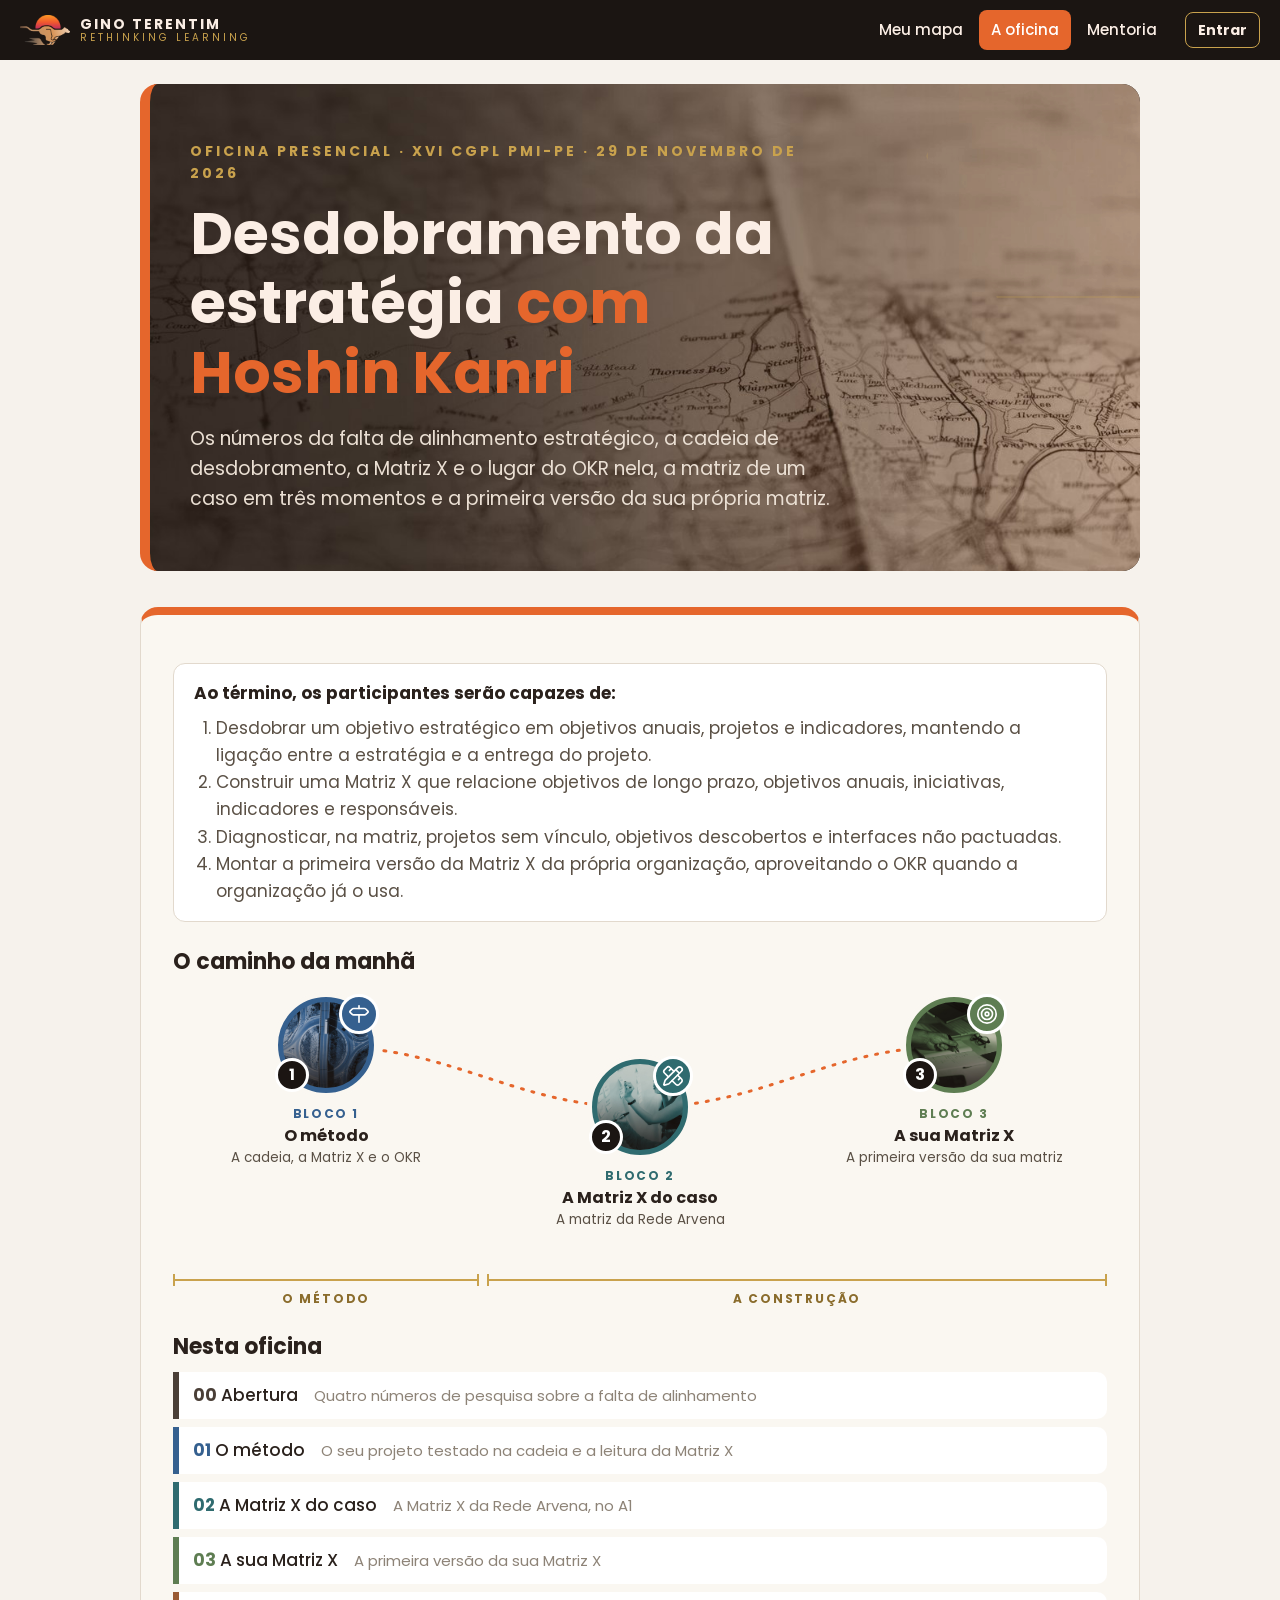
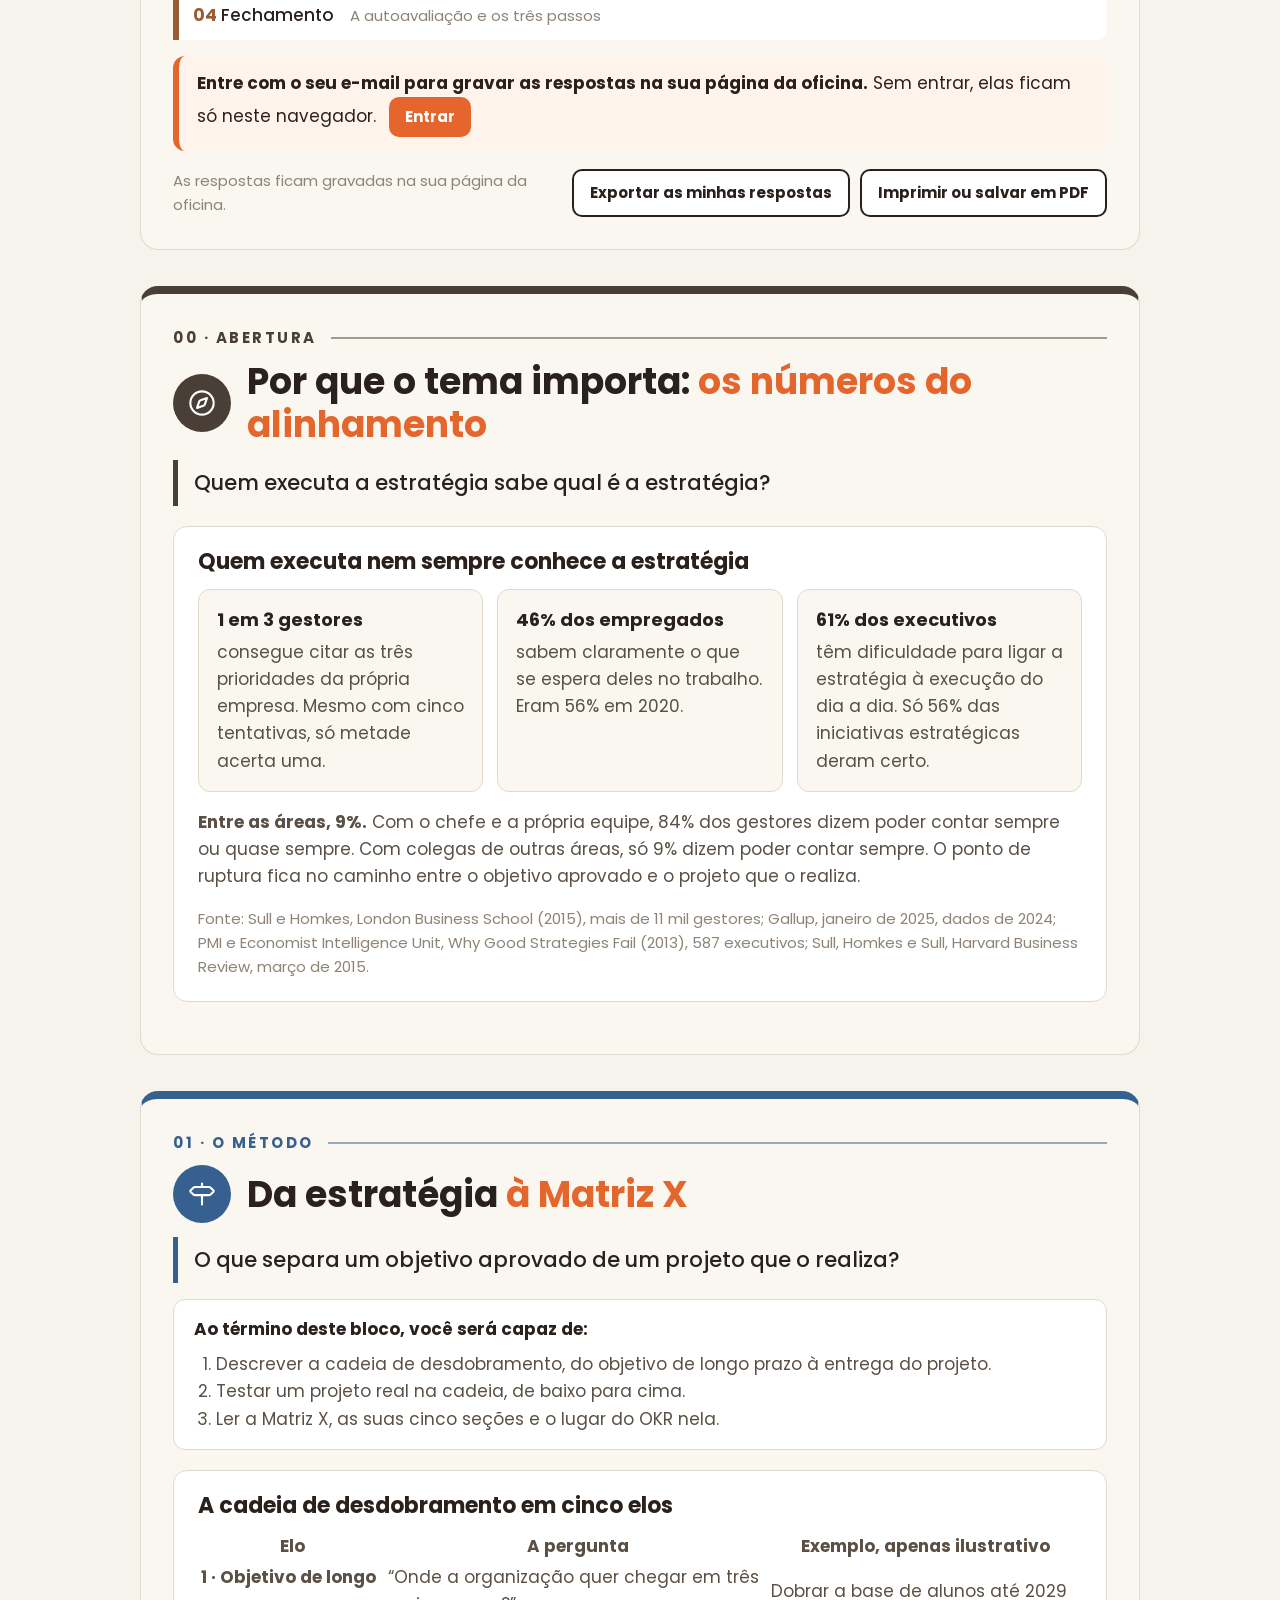
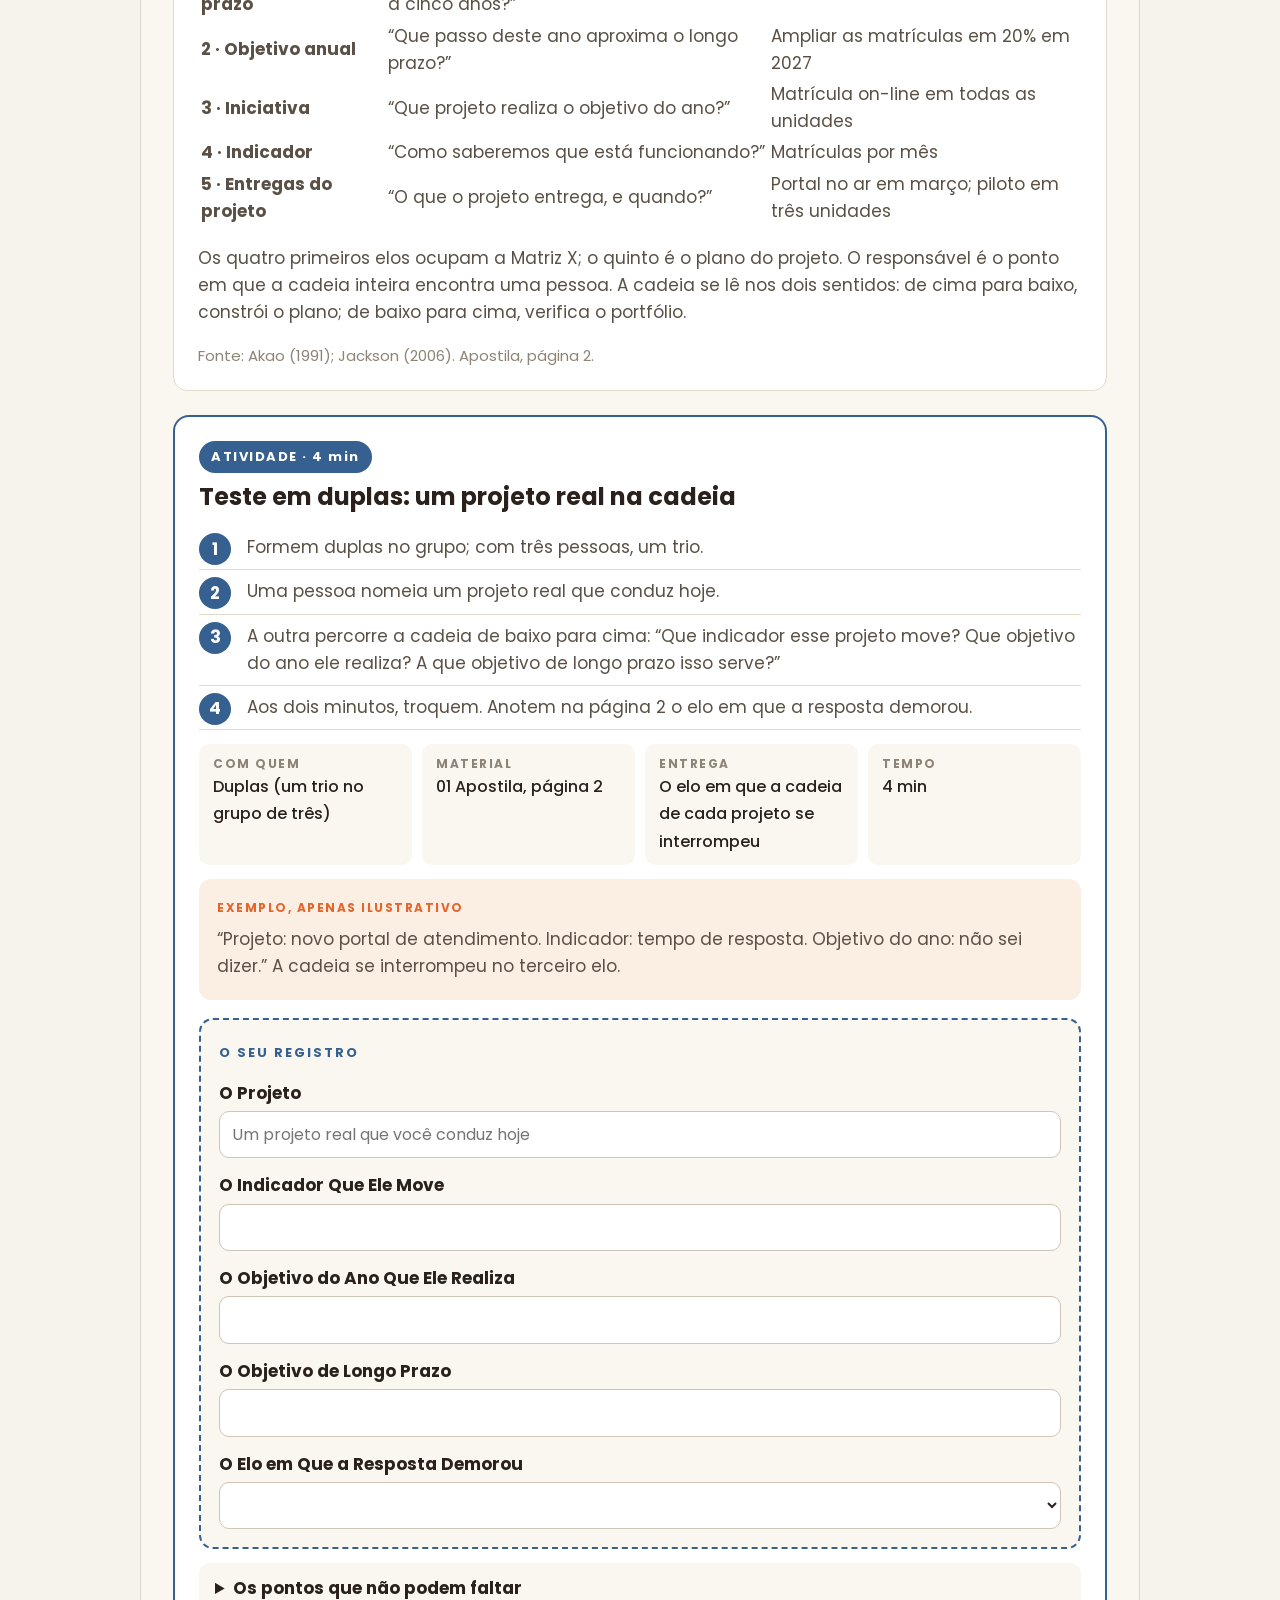
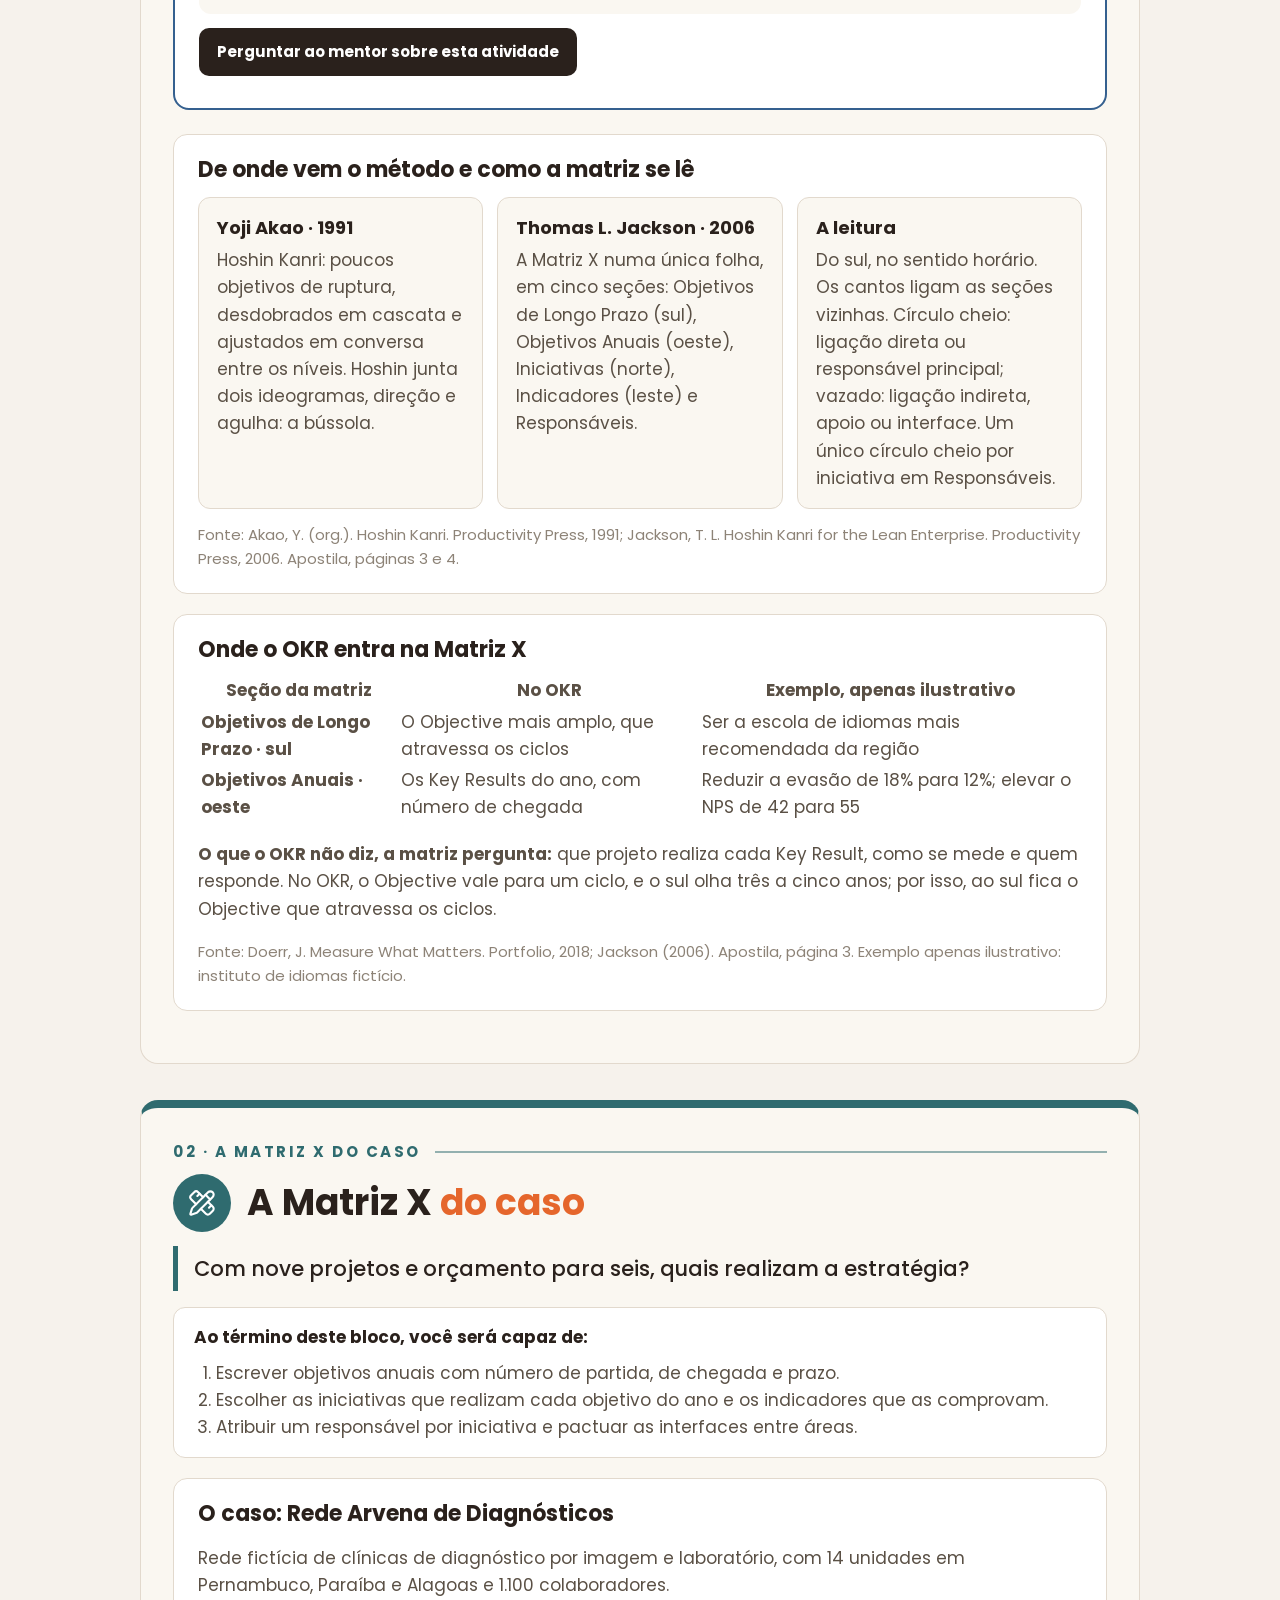
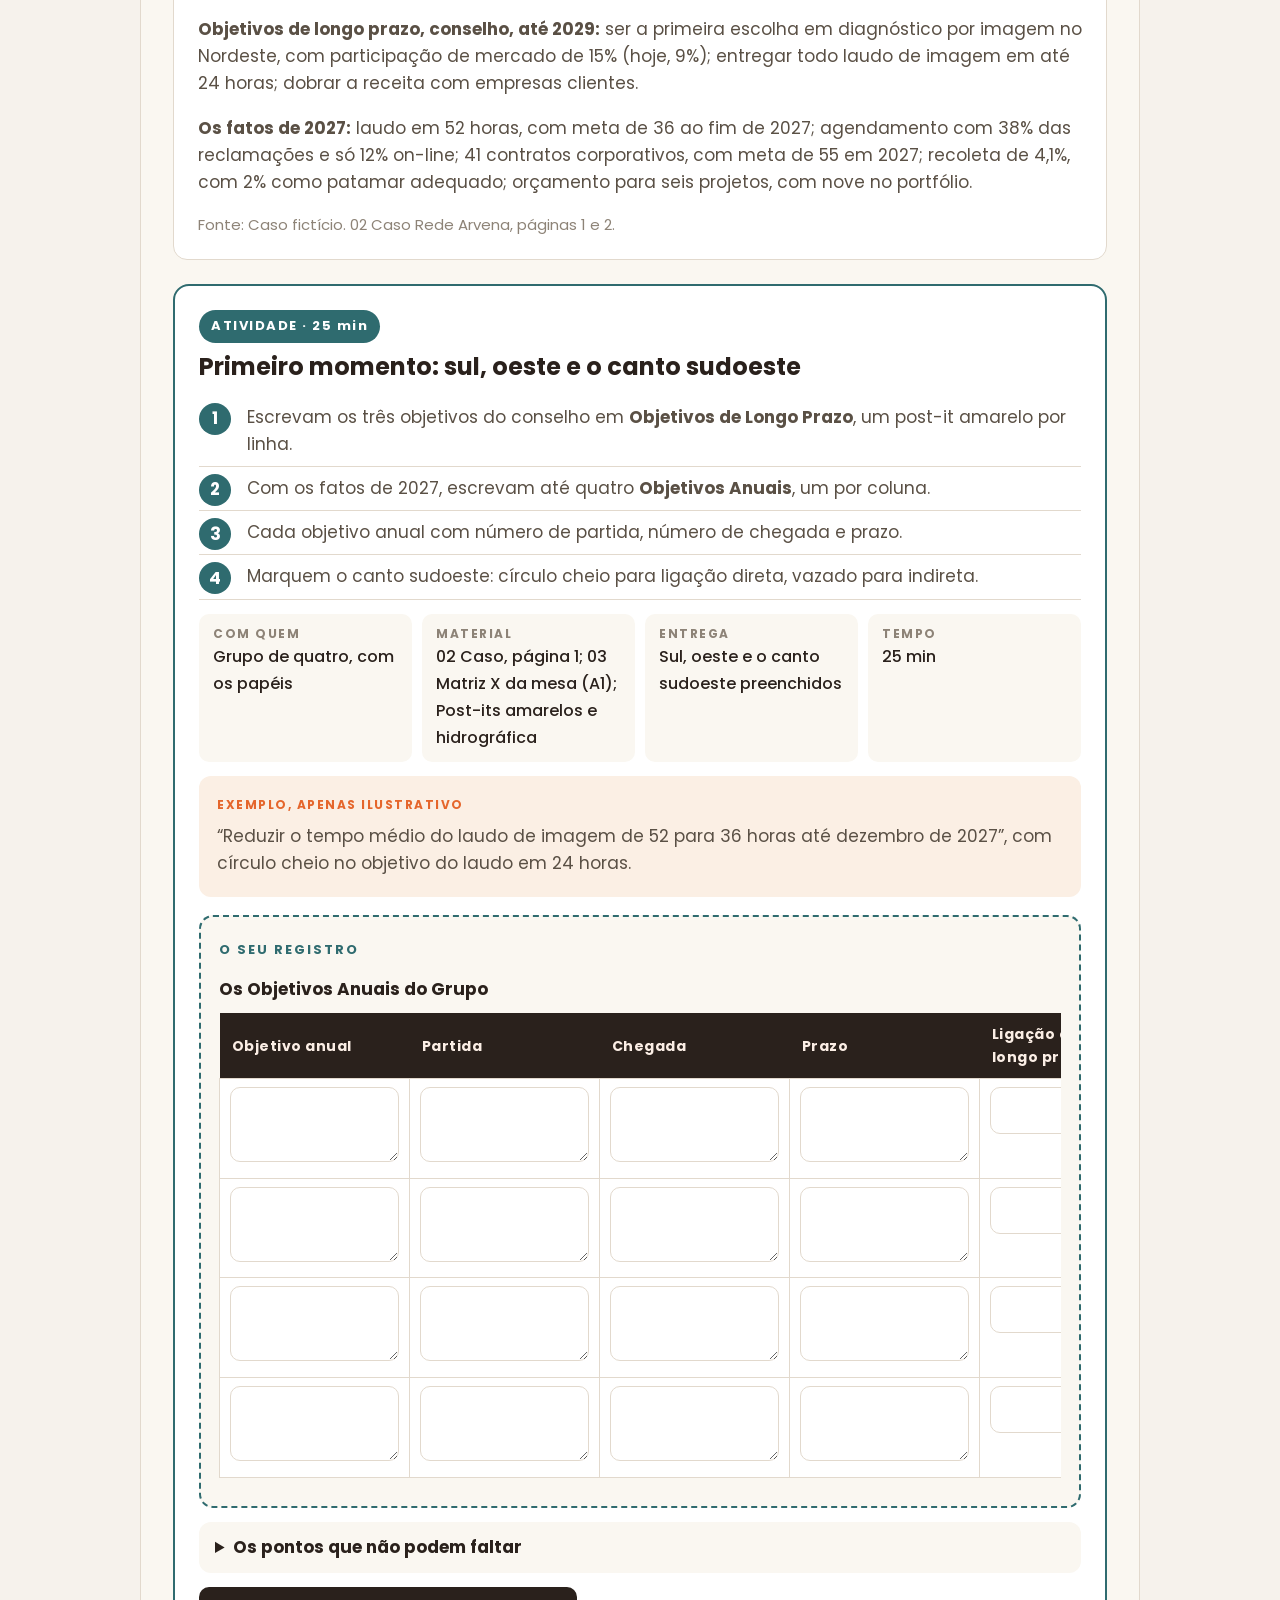
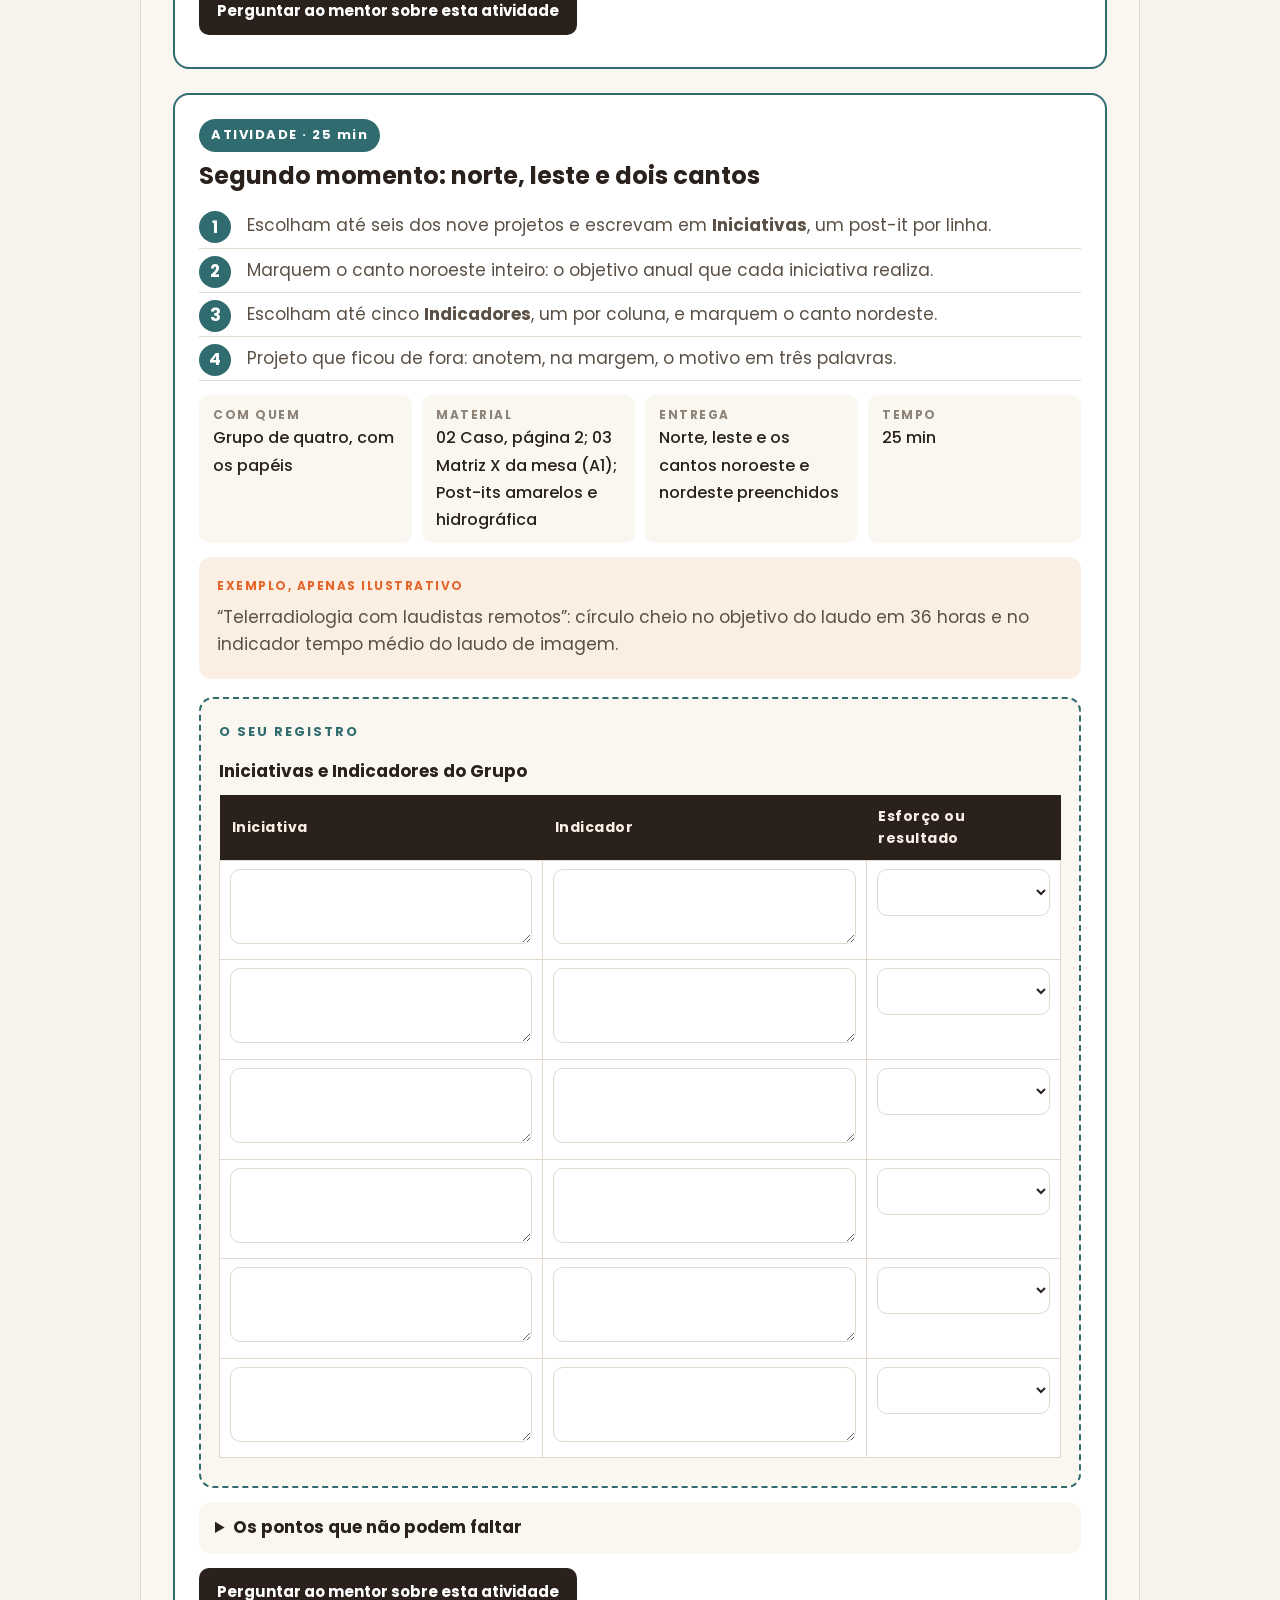
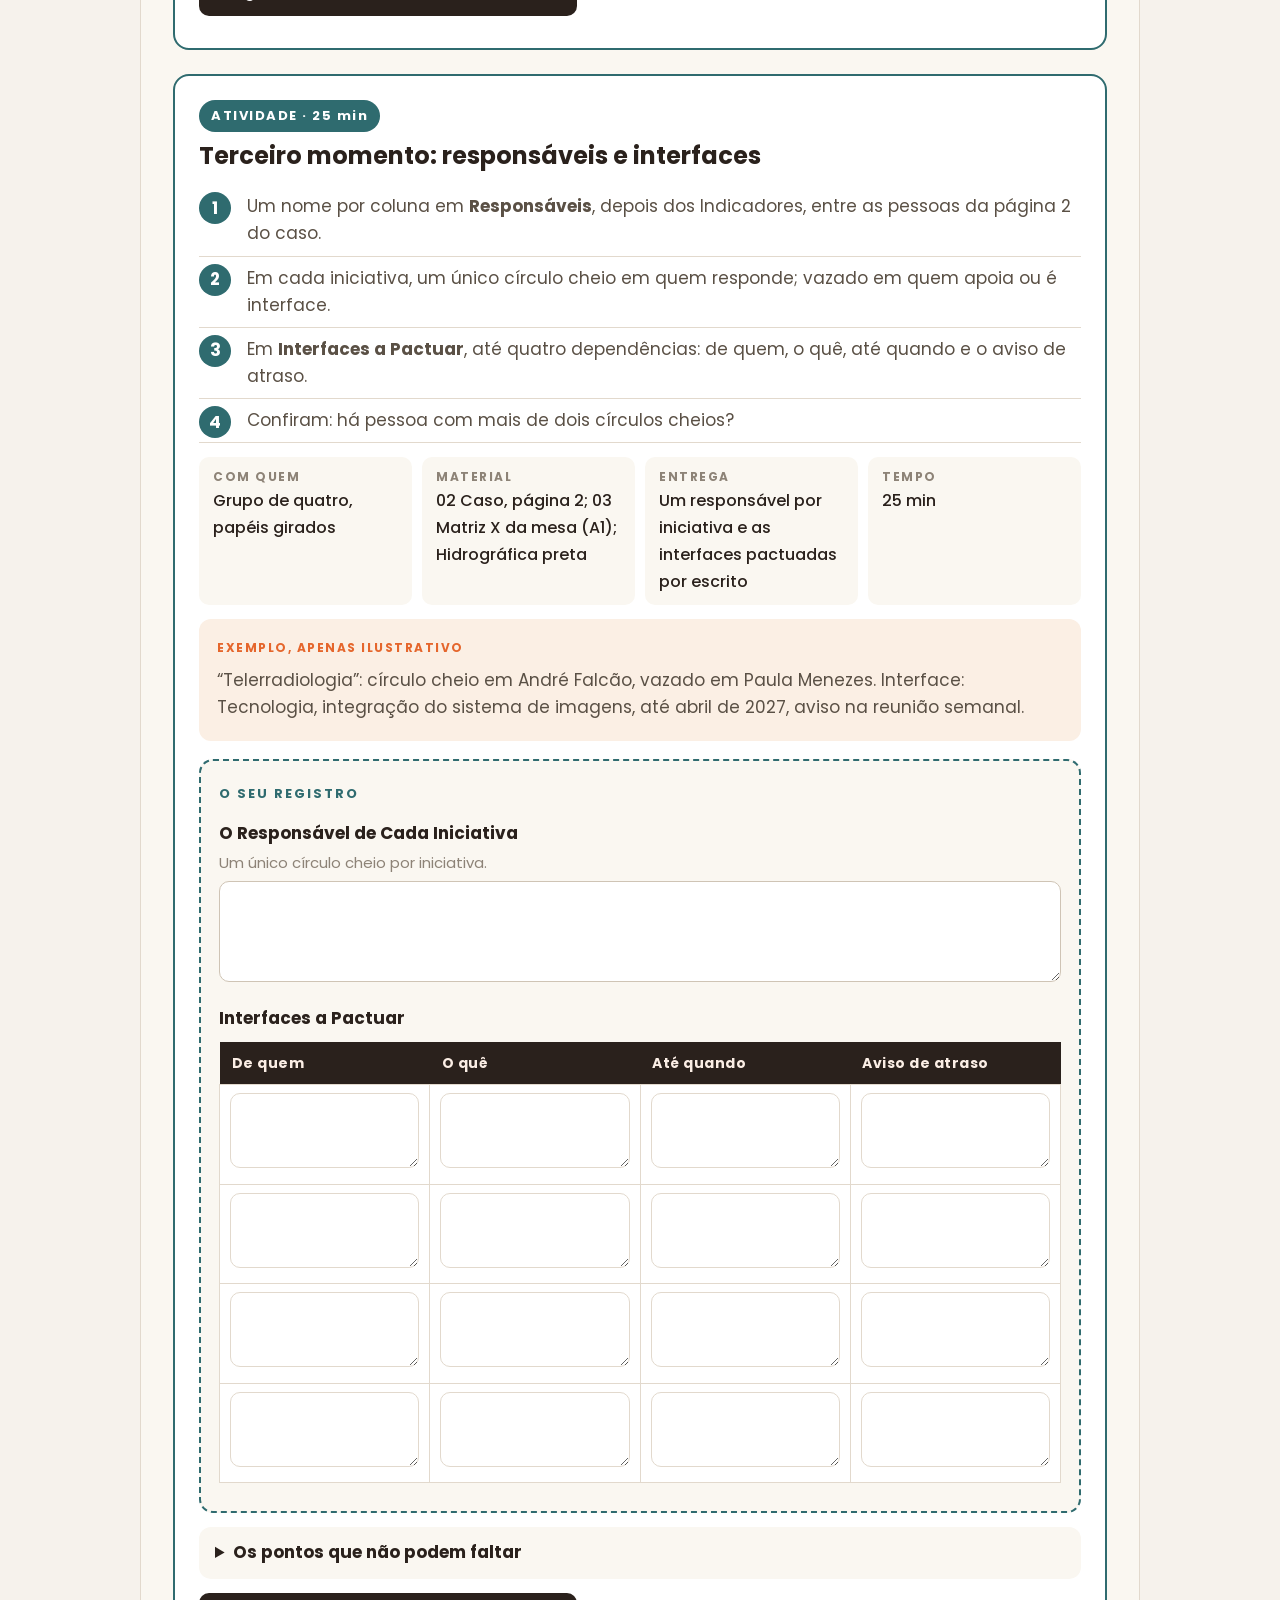
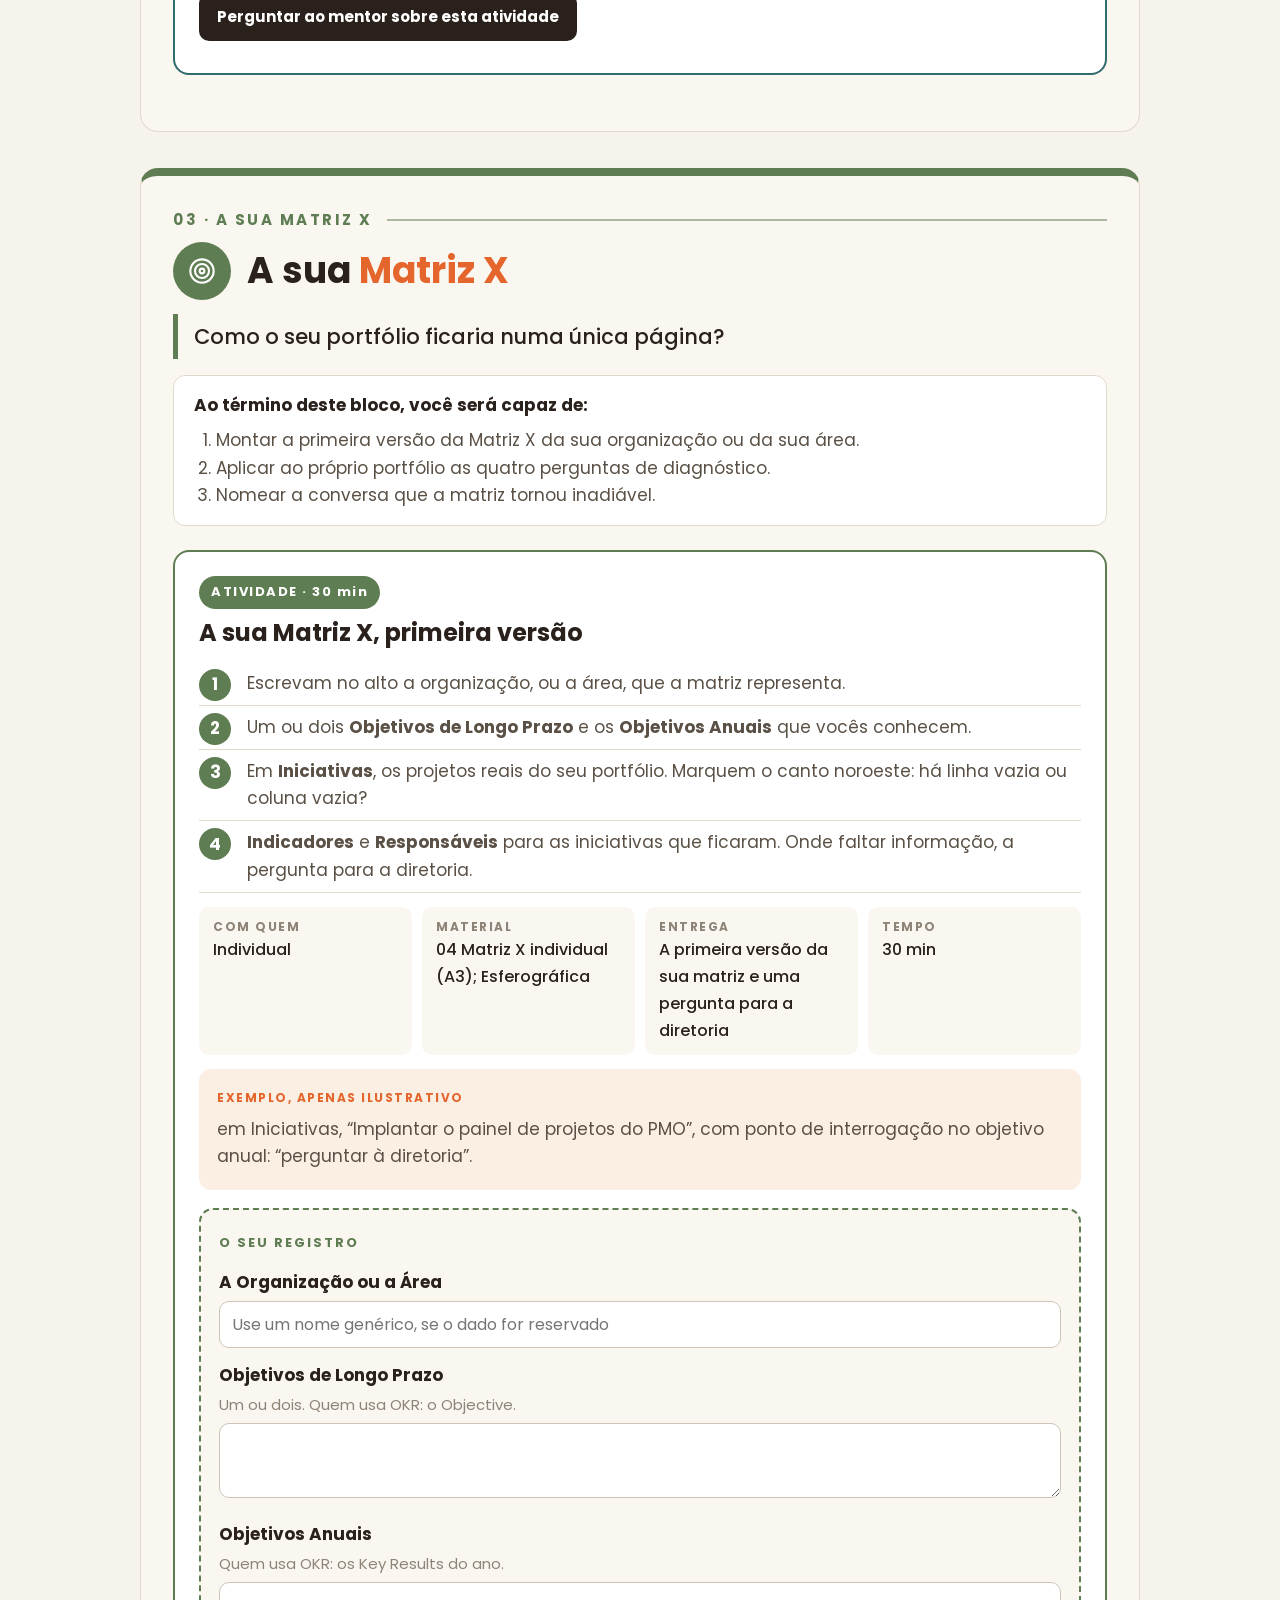
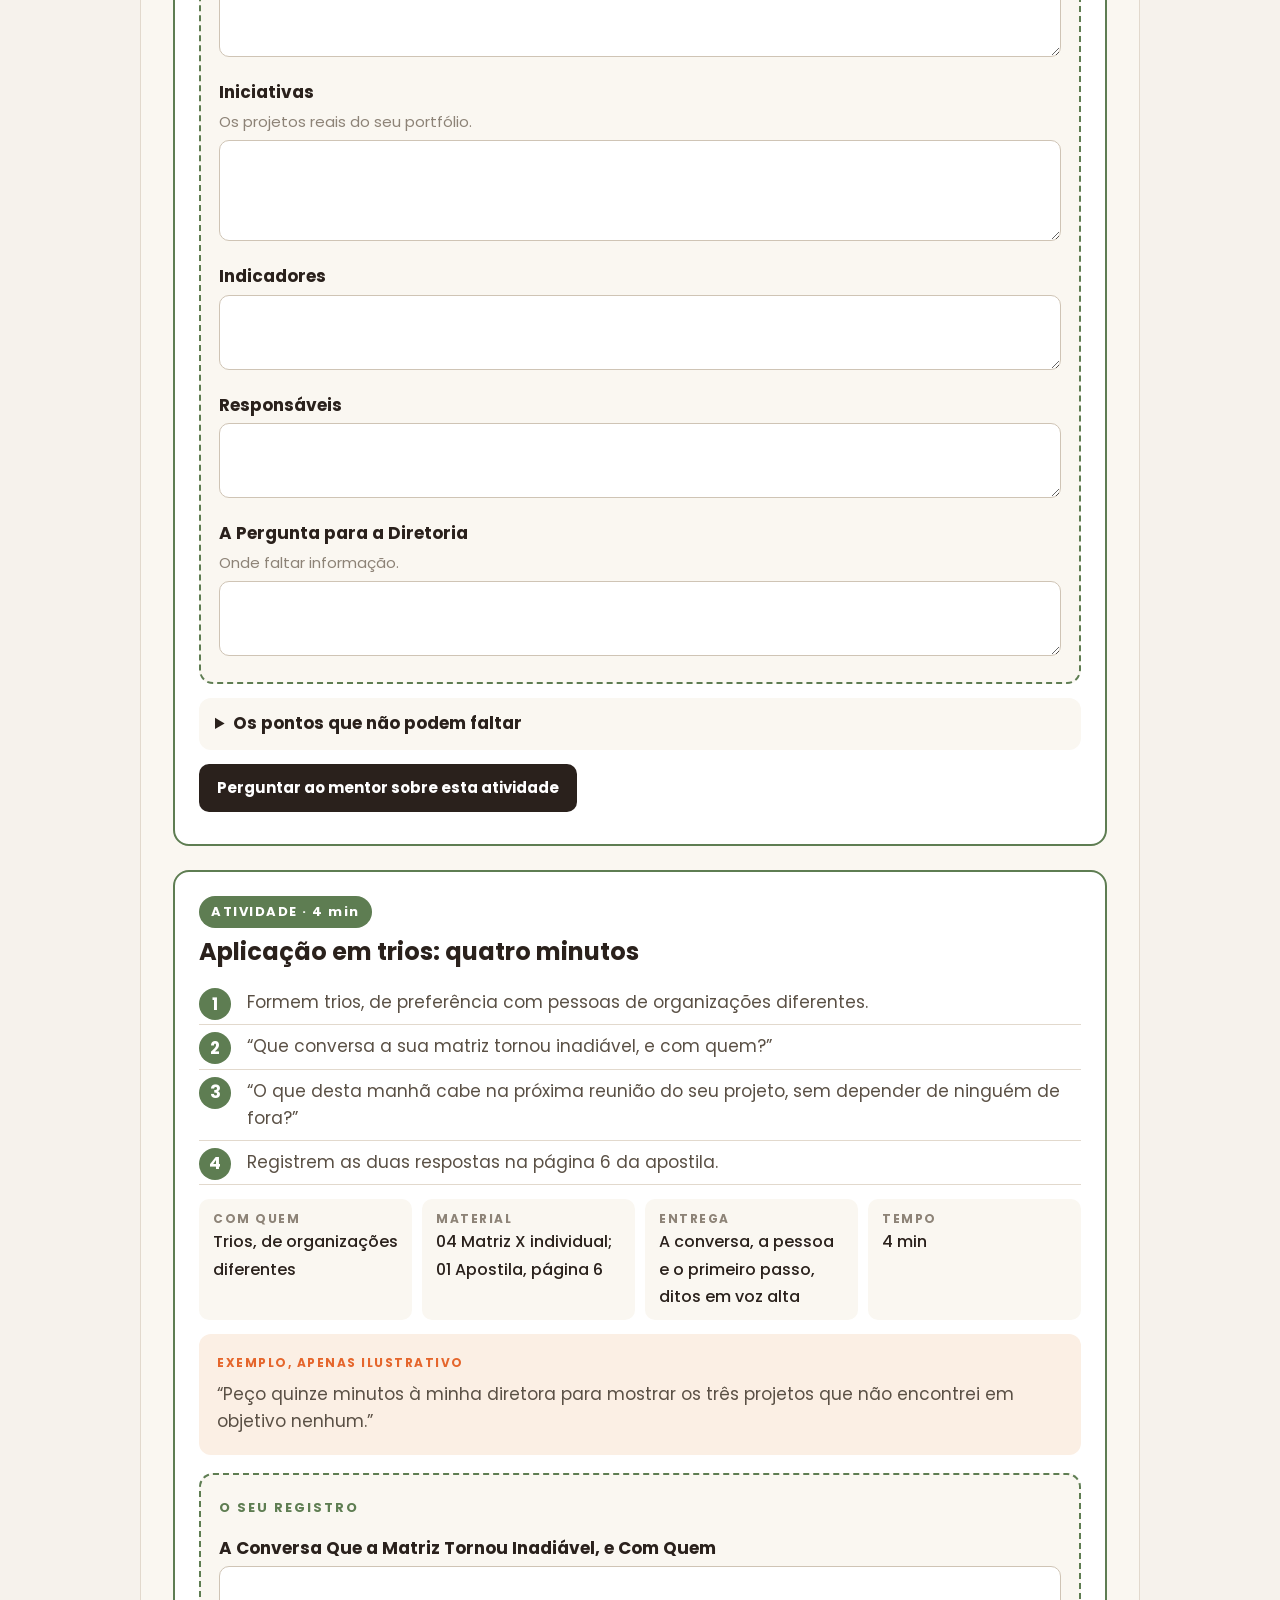
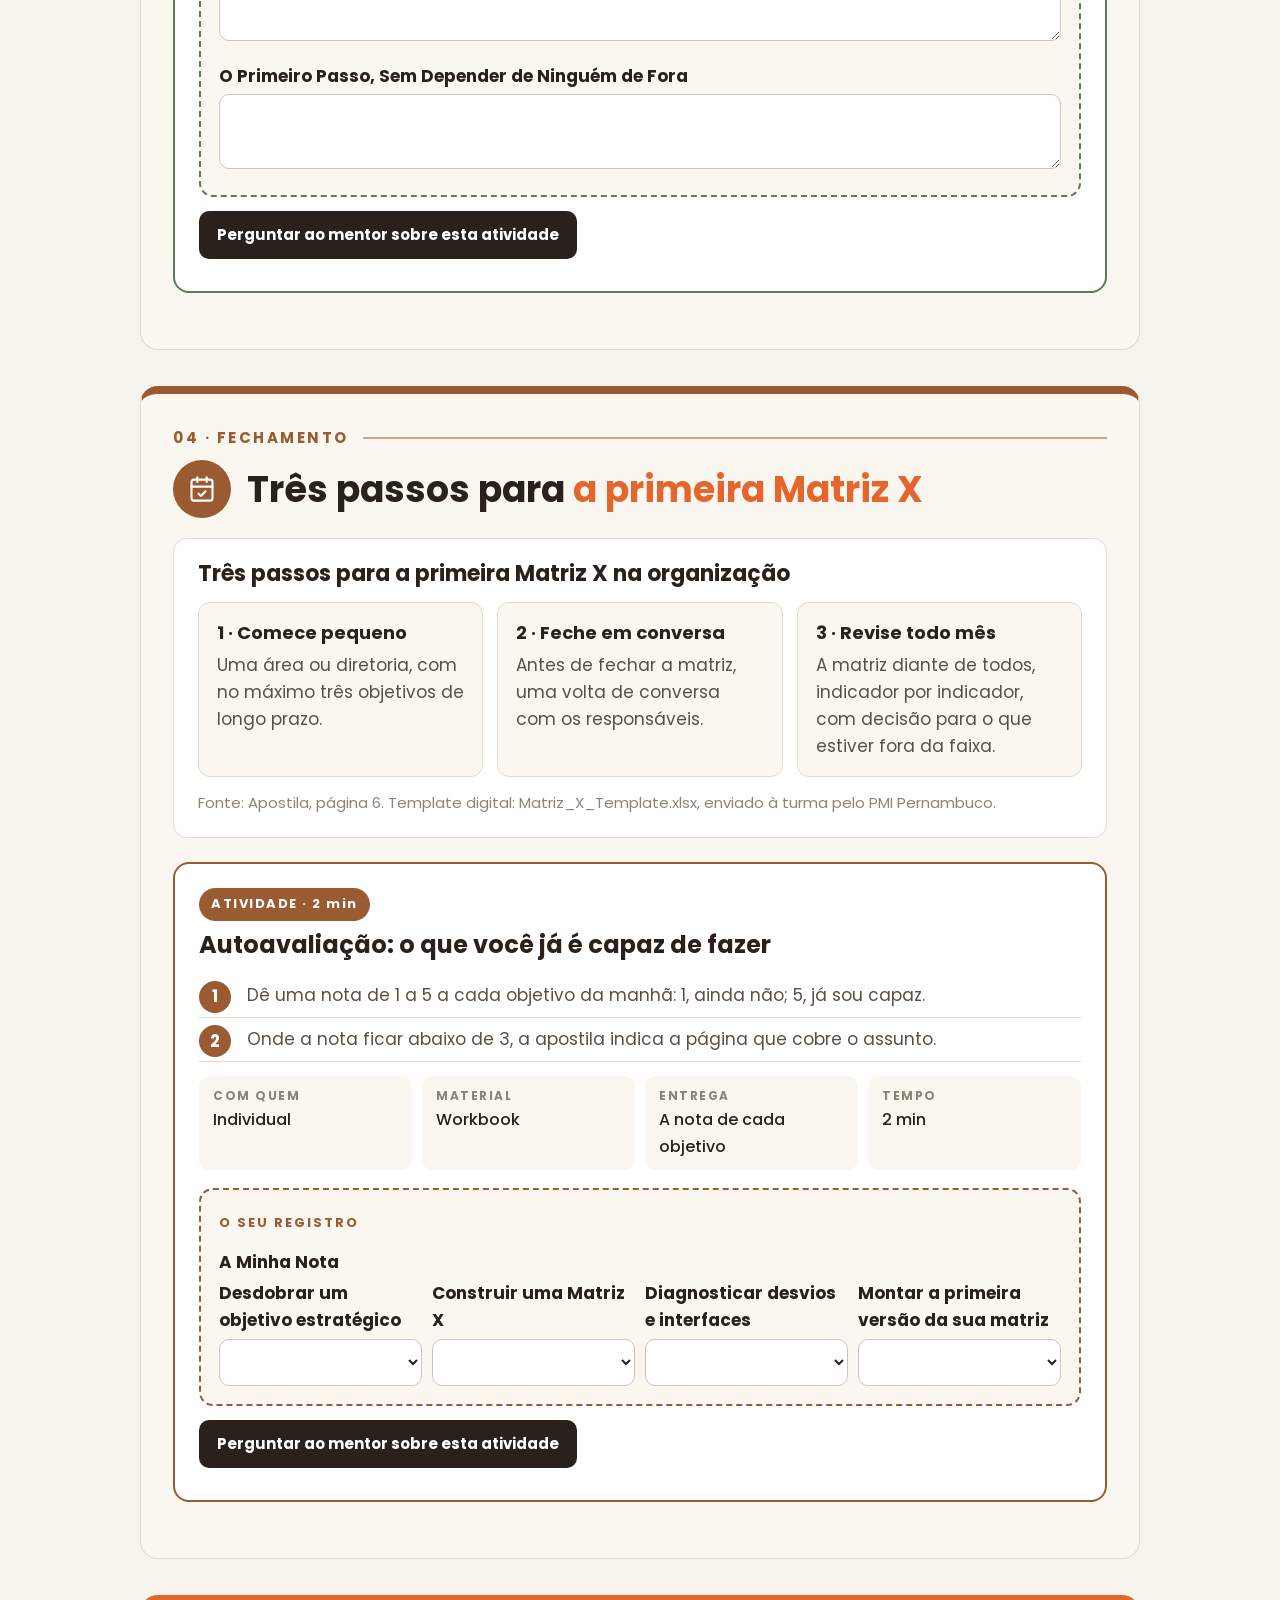
<file: docs/e1.html>
<!doctype html>
<html lang="pt-BR"><head><meta charset="utf-8"><meta name="viewport" content="width=device-width,initial-scale=1">
<title>Matriz X · Workbook · A oficina</title><meta name="robots" content="noindex">
<style>@font-face{font-family:Poppins;font-weight:400;src:url(fonts/Poppins-Regular.ttf) format('truetype');font-display:swap}@font-face{font-family:Poppins;font-weight:500;src:url(fonts/Poppins-Medium.ttf) format('truetype');font-display:swap}@font-face{font-family:Poppins;font-weight:700;src:url(fonts/Poppins-Bold.ttf) format('truetype');font-display:swap}:root{--lar:#E5662C;--tinta:#2A211C;--corpo:#5A5045;--linha:#E2D9CD;--fraco:#8D8377;--claro:#F6F2EC;--papel:#FAF7F1;--escuro:#1B1512;--ouro:#C9A24D;--tom:#E5662C}
*{box-sizing:border-box}
html{scroll-behavior:smooth}
body{margin:0;font-family:Poppins,system-ui,sans-serif;font-size:17px;line-height:1.6;color:var(--corpo);background:var(--claro)}
a{color:var(--lar)}
h1,h2,h3{color:var(--tinta);line-height:1.2;margin:0 0 .5em}
h1 em,h2 em{font-style:normal;color:var(--lar)}
main{max-width:1040px;margin:0 auto;padding:0 20px 40px}
.topo{position:sticky;top:0;z-index:20;display:flex;align-items:center;gap:16px;flex-wrap:wrap;padding:10px 20px;background:var(--escuro);color:#FBEEE5}
.marca{display:flex;align-items:center;gap:10px;text-decoration:none;color:#FBEEE5}
.marca img{height:30px;width:auto}
.marca span{display:flex;flex-direction:column;line-height:1.15}
.marca b{font-size:14px;letter-spacing:2px}
.marca i{font-style:normal;font-size:10px;letter-spacing:3px;color:var(--ouro)}
.nav{margin-left:auto;display:flex;gap:4px;flex-wrap:wrap}
.nav a{color:#FBEEE5;text-decoration:none;font-size:15px;font-weight:500;padding:8px 12px;border-radius:8px}
.nav a:hover,.nav a.ativo{background:var(--lar);color:#fff}
.selo-prof{margin-left:auto;background:var(--lar);color:#fff;font-weight:700;font-size:13px;letter-spacing:2px;padding:6px 12px;border-radius:6px}
.capa{margin:24px 0 0;padding:56px 40px;border-radius:18px;background:var(--escuro);color:#EADFD3;position:relative;overflow:hidden;border-left:10px solid var(--tom)}
.capa:after{content:"";position:absolute;right:-70px;top:-70px;width:280px;height:280px;border:2px solid var(--ouro);opacity:.35;clip-path:polygon(25% 0,75% 0,100% 50%,75% 100%,25% 100%,0 50%);background:transparent;outline:2px solid var(--ouro)}
.capa__k{font-size:14px;font-weight:700;letter-spacing:3px;color:var(--ouro);margin:0 0 14px}
.capa h1{color:#FBEEE5;font-size:clamp(34px,6vw,58px);margin:0 0 16px}
.capa__l{font-size:19px;max-width:720px;margin:0}
.bloco{margin:36px 0 0;padding:32px;background:var(--papel);border:1px solid var(--linha);border-radius:18px;border-top:8px solid var(--tom)}
.bloco--abre{border-top-color:var(--lar)}
.eyebrow{display:flex;align-items:center;gap:14px;color:var(--tom);font-weight:700;font-size:15px;letter-spacing:2.5px;margin-bottom:10px}
.eyebrow i{flex:1;height:2px;background:var(--tom);opacity:.5}
.bloco h2{font-size:clamp(26px,4vw,36px)}
.bloco h3{font-size:22px;margin-top:1.2em}
.pergunta{font-size:21px;font-weight:500;color:var(--tinta);border-left:5px solid var(--tom);padding:6px 0 6px 16px;margin:14px 0}
.pergunta--at{font-size:19px;background:#fff;border-radius:0 10px 10px 0;padding:12px 16px}
.capaz{background:#fff;border:1px solid var(--linha);border-radius:12px;padding:16px 20px;margin:16px 0}
.capaz b{color:var(--tinta)}
.capaz ol{margin:8px 0 0;padding-left:22px}
.conceito{background:#fff;border:1px solid var(--linha);border-radius:14px;padding:22px 24px;margin:20px 0}
.conceito h3{margin-top:0}
.fonte{font-size:15px;color:var(--fraco);margin:10px 0 0}
.regua{background:#B04A1C;color:#FDEFE6;border-radius:14px;padding:24px;margin:20px 0}
.regua h3{color:#fff;margin-top:0}
.regua__q{font-size:22px;font-weight:700;color:#fff}
.regua .cards3>div{background:rgba(255,255,255,.12);border:0;color:#FDEFE6}
.regua .cards3 b{color:#fff}
.regua .tabela--ler{background:#fff;color:var(--corpo)}
.cards3{display:grid;grid-template-columns:repeat(auto-fit,minmax(230px,1fr));gap:14px;margin:14px 0}
.cards3>div{background:var(--papel);border:1px solid var(--linha);border-radius:12px;padding:16px 18px}
.cards3 b{display:block;color:var(--tinta);font-size:18px;margin-bottom:4px}
.cards3 p{margin:0}
.cards3 i{display:block;margin-top:8px;color:var(--fraco)}
.cards2{display:grid;grid-template-columns:repeat(auto-fit,minmax(260px,1fr));gap:16px;margin:24px 0 8px}
.cartao{display:flex;flex-direction:column;gap:6px;padding:22px;border-radius:14px;background:var(--tom);color:#fff;text-decoration:none}
.cartao span{font-size:13px;font-weight:700;letter-spacing:2px;opacity:.85}
.cartao b{font-size:22px;line-height:1.2}
.cartao i{font-style:normal;opacity:.9}
.nota-pe{color:var(--fraco);font-size:15px}
.caminho{display:grid;grid-template-columns:repeat(5,1fr);gap:10px;margin:16px 0}
.caminho__p{display:flex;flex-direction:column;align-items:center;text-align:center;gap:4px;padding:14px 8px;border-radius:12px;background:#fff;border:2px solid var(--linha);text-decoration:none;color:var(--corpo)}
.caminho__g{font-size:11px;font-weight:700;letter-spacing:1.5px;color:var(--fraco);text-transform:uppercase;min-height:34px}
.caminho__n{width:52px;height:52px;border-radius:50%;display:grid;place-items:center;font-weight:700;font-size:22px;color:var(--tom);border:3px solid var(--tom);background:var(--claro)}
.caminho__p b{color:var(--tinta);font-size:15px;line-height:1.25}
.caminho__p small{font-size:13px}
.caminho__p em{font-style:normal;font-size:13px;font-weight:500;color:var(--tom)}
.caminho__p.feito .caminho__n,.caminho__p.aqui .caminho__n{background:var(--tom);color:#fff}
.caminho__p.aqui{border-color:var(--lar);box-shadow:0 0 0 3px rgba(229,102,44,.25)}
.indice{list-style:none;padding:0;margin:10px 0;display:grid;gap:8px}
.indice li{display:flex;flex-wrap:wrap;gap:6px 16px;align-items:baseline;background:#fff;border-left:6px solid var(--tom);border-radius:0 10px 10px 0;padding:10px 14px}
.indice a{color:var(--tinta);text-decoration:none;font-weight:500}
.indice a b{color:var(--tom)}
.indice span{color:var(--fraco);font-size:15px}
.atividade{background:#fff;border:2px solid var(--tom);border-radius:16px;padding:24px;margin:24px 0}
.atividade__cab{display:flex;gap:10px;flex-wrap:wrap;margin-bottom:10px}
.selo{display:inline-block;background:var(--tom);color:#fff;font-weight:700;font-size:13px;letter-spacing:1.5px;padding:6px 12px;border-radius:999px;text-decoration:none}
.selo--miro{background:#fff;color:var(--tom);border:2px solid var(--tom)}
.atividade h3{margin-top:4px;font-size:24px}
.passos{padding-left:0;list-style:none;counter-reset:p;margin:14px 0}
.passos li{counter-increment:p;position:relative;padding:8px 0 8px 48px;border-bottom:1px solid var(--linha)}
.passos li:before{content:counter(p);position:absolute;left:0;top:7px;width:32px;height:32px;border-radius:50%;background:var(--tom);color:#fff;font-weight:700;display:grid;place-items:center}
.passos li i{font-style:normal;font-weight:700;color:var(--tom);white-space:nowrap}
.meta{display:grid;grid-template-columns:repeat(auto-fit,minmax(200px,1fr));gap:10px;margin:14px 0}
.meta div{background:var(--papel);border-radius:10px;padding:10px 14px}
.meta span{display:block;font-size:12px;font-weight:700;letter-spacing:1.5px;text-transform:uppercase;color:var(--fraco)}
.meta b{font-weight:500;color:var(--tinta);font-size:16px}
.exemplo{background:#FBEFE4;border-radius:12px;padding:14px 18px;margin:14px 0}
.exemplo>span{font-size:12px;font-weight:700;letter-spacing:1.5px;color:var(--lar)}
.exemplo p{margin:6px 0}
.registro{border:2px dashed var(--tom);border-radius:14px;padding:18px;margin:18px 0 6px;background:var(--papel)}
.registro__t{font-size:13px;font-weight:700;letter-spacing:2px;color:var(--tom)}
.campo{margin:14px 0 0}
.campo label{display:block;color:var(--tinta);margin-bottom:4px}
.dica{margin:0 0 6px;font-size:15px;color:var(--fraco)}
textarea,input[type=text],select{width:100%;font:inherit;font-size:16px;color:var(--tinta);background:#fff;border:1.5px solid #CFC4B5;border-radius:10px;padding:10px 12px}
textarea{resize:vertical;min-height:52px}
textarea:focus,input:focus,select:focus{outline:3px solid rgba(229,102,44,.35);border-color:var(--lar)}
.espelho__v{background:#fff;border:1.5px solid var(--linha);border-radius:10px;padding:10px 12px;color:var(--tinta);white-space:pre-wrap}
.notas{display:grid;grid-template-columns:repeat(auto-fit,minmax(130px,1fr));gap:10px}
.banco{margin:4px 0 8px}
.lacunas,.associar{padding-left:22px;margin:8px 0 12px}
.lacunas li,.associar li{margin:8px 0}
.lacuna{width:74px!important;display:inline-block;text-align:center;font-weight:700}
.associar li{display:grid;grid-template-columns:1fr minmax(200px,260px);gap:12px;align-items:center}
.certo{border-color:#3F7D4E!important;background:#E9F4EA!important}
.errado{border-color:#B8432F!important;background:#FBE9E5!important}
.tabela-w{overflow-x:auto;margin:10px 0}
.tabela{width:100%;border-collapse:collapse;font-size:16px}
.tabela th{background:var(--tinta);color:#FBEEE5;text-align:left;padding:10px 12px;font-size:14px;letter-spacing:.5px}
.tabela td{border:1px solid var(--linha);padding:8px 10px;vertical-align:top;background:#fff;min-width:190px}
.tabela--ler td{padding:10px 12px}
.tabela td textarea,.tabela td select{border-color:var(--linha)}
.mapa{position:relative;margin:16px 0 0;height:480px;background:#fff;border:1.5px solid var(--linha);border-radius:12px;overflow:hidden}
.mapa:before{content:"";position:absolute;left:50%;top:0;bottom:0;border-left:2px dashed var(--linha)}
.mapa:after{content:"";position:absolute;top:50%;left:0;right:0;border-top:2px dashed var(--linha)}
.mapa__q{position:absolute;font-size:12px;font-weight:700;letter-spacing:1px;color:var(--fraco);text-transform:uppercase;padding:8px 10px;z-index:1}
.mapa__n{position:absolute;z-index:2;max-width:42%;font-size:14px;line-height:1.25;font-weight:500;color:var(--tinta);padding:6px 9px;border-radius:6px;box-shadow:0 1px 0 rgba(0,0,0,.15)}
.pontos{margin:14px 0 0;background:var(--papel);border-radius:12px;padding:12px 16px}
.pontos summary{cursor:pointer;font-weight:700;color:var(--tinta)}
.btn{display:inline-block;font:inherit;font-size:15px;font-weight:700;border-radius:10px;padding:10px 16px;cursor:pointer;text-decoration:none;border:2px solid transparent}
.btn--sec{background:#fff;color:var(--tinta);border-color:var(--tinta)}
.btn--mentor{background:var(--tinta);color:#fff}
.mentor{margin:14px 0 0}
.barra{display:flex;flex-wrap:wrap;gap:10px;align-items:center;margin:18px 0 0}
.barra__s{flex:1;min-width:220px;color:var(--fraco);font-size:15px}
.prof{margin:16px 0 0;background:#2A211C;color:#EADFD3;border-radius:12px;padding:16px 20px}
.prof>span{font-size:12px;font-weight:700;letter-spacing:2px;color:var(--ouro)}
.prof__resp{background:rgba(255,255,255,.08);border-radius:10px;padding:10px 14px;margin-top:10px}
.prof__resp b{color:#fff;display:block}
.rodape{max-width:1040px;margin:0 auto;padding:20px;display:flex;justify-content:space-between;gap:12px;flex-wrap:wrap;font-size:14px;color:var(--fraco);border-top:1px solid var(--linha)}
.rodape span:last-child{color:var(--lar);font-weight:700}
@media(max-width:760px){
 body{font-size:16px}.bloco{padding:20px}.capa{padding:36px 22px}
 .caminho{grid-template-columns:1fr 1fr}.caminho__g{min-height:0}
 .associar li{grid-template-columns:1fr}
 .tabela[data-tabela] thead{display:none}
 .tabela[data-tabela] tr{display:block;margin-bottom:14px;border:1px solid var(--linha);border-radius:10px;overflow:hidden}
 .tabela[data-tabela] td{display:block;border:0;border-bottom:1px solid var(--linha)}
 .tabela[data-tabela] td:before{content:attr(data-th);display:block;font-size:12px;font-weight:700;letter-spacing:1px;color:var(--fraco);text-transform:uppercase;margin-bottom:4px}
 .mapa{height:420px}
}
@media print{
 .topo,.barra,.mentor,.btn{display:none!important}
 body{background:#fff;font-size:12pt}.bloco,.atividade,.conceito{break-inside:avoid-page;box-shadow:none}
 .bloco{break-inside:auto}.capa{background:#fff;color:#000;border:2px solid #000}.capa h1{color:#000}.capa__k{color:#000}
 textarea,input,select{border:1px solid #999}
 details.pontos{display:block}
}

/* ===== camada 2026-11 · mapa de navegação, conta e capas com foto ===== */
.btn{background:var(--lar);color:#fff}
.btn--sec{background:#fff;color:var(--tinta);border-color:var(--tinta)}
.btn--mentor{background:var(--tinta);color:#fff}
.btn--grande{font-size:17px;padding:14px 22px;margin-top:18px;width:100%}
.btn:hover{filter:brightness(1.06)}
.disco{flex:none;display:inline-grid;place-items:center;width:54px;height:54px;border-radius:50%;background:var(--tom)}
.disco svg{display:block}
.capa--foto{background-color:var(--escuro);background-image:var(--foto,none);background-position:right center;background-size:cover;background-repeat:no-repeat;min-height:380px;display:flex;flex-direction:column;justify-content:flex-end}
.capa--foto .capa__l,.capa--foto h1,.capa--foto .capa__k{max-width:640px;position:relative;z-index:1}
.capa--foto:after{opacity:.22}
.conta{display:flex;align-items:center;gap:10px;font-size:14px;color:#FBEEE5}
.conta a{color:#FBEEE5;font-weight:700;text-decoration:none;border:1.5px solid var(--ouro);padding:6px 12px;border-radius:8px}
.conta span{font-weight:700}
.conta__sair{font:inherit;font-size:13px;background:transparent;color:var(--ouro);border:1.5px solid var(--ouro);border-radius:8px;padding:5px 10px;cursor:pointer}
.aviso-conta{margin:16px 0 0;padding:14px 18px;border-radius:12px;background:#FFF4EC;border-left:6px solid var(--lar);color:var(--tinta)}
.aviso-conta .btn{margin-left:8px;padding:6px 14px}
.barra__s--ok{color:#4B6A41;font-weight:500}
.barra__s--ok:before{content:"";display:inline-block;width:9px;height:9px;border-radius:50%;background:#5E7D52;margin-right:8px;vertical-align:1px}
/* entrada */
.entrada{margin:28px 0 0;display:grid;grid-template-columns:minmax(0,1.05fr) minmax(0,1fr);gap:28px;align-items:start}
.entrada[hidden]{display:none}
.entrada__f{padding:32px;background:var(--papel);border:1px solid var(--linha);border-top:8px solid var(--lar);border-radius:18px}
.entrada__f h2{font-size:clamp(26px,4vw,34px)}
.entrada__f label{display:block;margin:16px 0 6px;color:var(--tinta)}
.entrada__f input{font-size:18px;padding:12px 14px}
.entrada__f input[name=codigo]{letter-spacing:10px;max-width:200px}
.entrada__aviso{min-height:1.6em;margin:12px 0 0;color:var(--corpo);font-weight:500}
.entrada__aviso--erro{color:#A33B12}
.entrada__passos{list-style:none;margin:0;padding:12px 0 0;display:flex;flex-direction:column;gap:22px;position:relative}
.entrada__passos:before{content:"";position:absolute;left:26px;top:40px;bottom:40px;border-left:2.5px dashed var(--ouro)}
.entrada__passos li{display:flex;gap:18px;align-items:flex-start;position:relative}
.entrada__passos b{display:block;color:var(--tinta);font-size:19px;margin-top:6px}
.entrada__passos p{margin:2px 0 0}
/* mapa do curso */
.mapa-curso{margin:36px 0 0;padding:36px 32px 32px;border-radius:18px;border:1px solid var(--linha);position:relative;overflow:hidden;
  background:var(--papel) url("data:image/svg+xml,%3Csvg%20xmlns%3D%22http%3A//www.w3.org/2000/svg%22%20width%3D%221000%22%20height%3D%22560%22%20viewBox%3D%220%200%201000%20560%22%3E%3Cg%20fill%3D%22none%22%20stroke%3D%22%23C9A24D%22%20stroke-opacity%3D%22.28%22%20stroke-width%3D%221.1%22%3E%3Cpath%20d%3D%22M219.3%2C150.0%20L220.1%2C152.6%20L220.0%2C155.2%20L219.1%2C157.8%20L217.5%2C160.1%20L215.2%2C162.2%20L212.6%2C163.9%20L209.8%2C165.5%20L207.0%2C166.8%20L204.3%2C168.0%20L201.7%2C169.2%20L199.2%2C170.3%20L196.7%2C171.4%20L194.1%2C172.4%20L191.4%2C173.3%20L188.6%2C173.9%20L185.8%2C174.3%20L182.9%2C174.4%20L180.0%2C174.2%20L177.2%2C173.9%20L174.4%2C173.5%20L171.6%2C173.1%20L168.8%2C172.7%20L165.9%2C172.4%20L162.8%2C172.1%20L159.6%2C171.6%20L156.3%2C171.0%20L153.0%2C170.0%20L150.1%2C168.6%20L147.6%2C166.8%20L145.8%2C164.6%20L144.7%2C162.2%20L144.4%2C159.6%20L144.7%2C157.0%20L145.5%2C154.5%20L146.5%2C152.2%20L147.6%2C150.0%20L148.5%2C148.0%20L149.1%2C146.0%20L149.5%2C143.9%20L149.7%2C141.8%20L149.9%2C139.6%20L150.3%2C137.3%20L151.0%2C135.0%20L152.2%2C132.7%20L153.9%2C130.7%20L156.1%2C128.9%20L158.6%2C127.4%20L161.5%2C126.3%20L164.5%2C125.4%20L167.6%2C124.7%20L170.7%2C124.3%20L173.8%2C123.9%20L176.9%2C123.6%20L180.0%2C123.4%20L183.1%2C123.4%20L186.3%2C123.6%20L189.3%2C124.2%20L192.2%2C125.2%20L194.8%2C126.5%20L197.0%2C128.1%20L198.9%2C130.0%20L200.5%2C131.9%20L201.9%2C133.8%20L203.2%2C135.5%20L204.7%2C137.2%20L206.4%2C138.7%20L208.5%2C140.2%20L210.8%2C141.7%20L213.3%2C143.4%20L215.7%2C145.3%20L217.8%2C147.6%20L219.3%2C150.0Z%22/%3E%3Cpath%20d%3D%22M259.8%2C150.0%20L260.6%2C155.2%20L259.7%2C160.4%20L257.2%2C165.3%20L253.4%2C169.8%20L248.8%2C173.7%20L243.6%2C177.2%20L238.4%2C180.3%20L233.2%2C183.1%20L228.3%2C185.8%20L223.4%2C188.4%20L218.6%2C190.9%20L213.7%2C193.3%20L208.5%2C195.3%20L203.1%2C197.0%20L197.4%2C198.1%20L191.6%2C198.7%20L185.8%2C198.7%20L180.0%2C198.3%20L174.4%2C197.8%20L168.8%2C197.2%20L163.1%2C196.6%20L157.3%2C196.2%20L151.2%2C195.8%20L144.7%2C195.2%20L138.1%2C194.3%20L131.5%2C192.8%20L125.3%2C190.5%20L120.0%2C187.3%20L115.7%2C183.3%20L112.9%2C178.7%20L111.5%2C173.7%20L111.4%2C168.5%20L112.3%2C163.4%20L113.8%2C158.6%20L115.5%2C154.2%20L116.9%2C150.0%20L117.8%2C146.0%20L118.1%2C141.9%20L118.1%2C137.7%20L118.0%2C133.3%20L118.1%2C128.6%20L118.8%2C123.8%20L120.5%2C119.1%20L123.2%2C114.7%20L127.0%2C110.8%20L131.7%2C107.4%20L137.1%2C104.6%20L143.0%2C102.5%20L149.0%2C100.8%20L155.1%2C99.4%20L161.3%2C98.3%20L167.5%2C97.3%20L173.7%2C96.6%20L180.0%2C96.3%20L186.3%2C96.4%20L192.6%2C97.2%20L198.5%2C98.8%20L204.0%2C101.1%20L208.9%2C104.1%20L213.1%2C107.5%20L216.6%2C111.2%20L219.7%2C114.9%20L222.7%2C118.4%20L225.8%2C121.6%20L229.3%2C124.4%20L233.5%2C127.1%20L238.3%2C129.9%20L243.5%2C132.9%20L248.7%2C136.4%20L253.5%2C140.4%20L257.4%2C145.0%20L259.8%2C150.0Z%22/%3E%3Cpath%20d%3D%22M300.5%2C150.0%20L300.5%2C157.8%20L298.0%2C165.4%20L293.4%2C172.5%20L287.4%2C179.0%20L280.5%2C184.7%20L273.2%2C189.9%20L266.0%2C194.6%20L259.1%2C199.1%20L252.3%2C203.5%20L245.5%2C207.8%20L238.5%2C211.9%20L231.1%2C215.6%20L223.2%2C218.7%20L214.9%2C221.0%20L206.2%2C222.4%20L197.4%2C223.0%20L188.6%2C223.0%20L180.0%2C222.5%20L171.5%2C222.0%20L163.0%2C221.5%20L154.3%2C221.2%20L145.2%2C220.9%20L135.6%2C220.5%20L125.7%2C219.7%20L115.7%2C218.0%20L106.1%2C215.3%20L97.5%2C211.1%20L90.3%2C205.7%20L85.1%2C199.2%20L82.0%2C191.9%20L80.9%2C184.2%20L81.3%2C176.6%20L82.8%2C169.3%20L84.6%2C162.5%20L86.1%2C156.1%20L87.0%2C150.0%20L86.9%2C144.0%20L86.2%2C137.8%20L85.2%2C131.2%20L84.5%2C124.2%20L84.5%2C117.0%20L85.9%2C109.8%20L89.0%2C102.8%20L93.7%2C96.3%20L99.9%2C90.7%20L107.4%2C85.9%20L115.7%2C81.9%20L124.4%2C78.7%20L133.4%2C76.0%20L142.5%2C73.8%20L151.7%2C71.8%20L161.0%2C70.2%20L170.4%2C69.1%20L180.0%2C68.7%20L189.5%2C69.3%20L198.8%2C71.1%20L207.5%2C74.0%20L215.3%2C78.1%20L222.2%2C82.9%20L228.1%2C88.3%20L233.3%2C93.6%20L238.0%2C98.8%20L242.9%2C103.4%20L248.4%2C107.5%20L254.7%2C111.2%20L262.0%2C114.9%20L270.1%2C118.9%20L278.4%2C123.5%20L286.3%2C128.9%20L293.1%2C135.2%20L298.0%2C142.4%20L300.5%2C150.0Z%22/%3E%3Cpath%20d%3D%22M340.1%2C150.0%20L338.5%2C160.3%20L334.0%2C170.1%20L327.4%2C179.2%20L319.3%2C187.6%20L310.6%2C195.1%20L301.8%2C202.1%20L293.2%2C208.7%20L284.9%2C215.2%20L276.6%2C221.5%20L268.0%2C227.6%20L258.8%2C233.3%20L248.8%2C238.2%20L238.0%2C242.2%20L226.7%2C245.0%20L215.0%2C246.6%20L203.2%2C247.3%20L191.5%2C247.4%20L180.0%2C247.2%20L168.5%2C247.0%20L156.9%2C247.0%20L144.9%2C247.2%20L132.2%2C247.2%20L119.0%2C246.8%20L105.6%2C245.4%20L92.5%2C242.5%20L80.4%2C237.9%20L70.0%2C231.5%20L62.0%2C223.4%20L56.6%2C214.0%20L53.8%2C204.0%20L53.2%2C193.8%20L54.1%2C183.9%20L55.7%2C174.7%20L57.0%2C166.1%20L57.5%2C157.9%20L56.8%2C150.0%20L55.1%2C141.9%20L52.8%2C133.4%20L50.6%2C124.3%20L49.3%2C114.8%20L49.7%2C105.0%20L52.2%2C95.3%20L57.0%2C86.2%20L64.1%2C77.9%20L72.9%2C70.7%20L83.2%2C64.5%20L94.3%2C59.3%20L105.9%2C54.9%20L117.7%2C51.0%20L129.7%2C47.6%20L141.9%2C44.7%20L154.4%2C42.4%20L167.1%2C41.1%20L180.0%2C41.0%20L192.7%2C42.5%20L204.8%2C45.6%20L216.1%2C50.3%20L226.0%2C56.3%20L234.7%2C63.1%20L242.3%2C70.1%20L249.2%2C76.8%20L256.1%2C82.8%20L263.5%2C88.1%20L272.0%2C92.8%20L281.8%2C97.2%20L292.7%2C101.8%20L304.2%2C107.1%20L315.5%2C113.5%20L325.5%2C121.1%20L333.4%2C130.0%20L338.4%2C139.7%20L340.1%2C150.0Z%22/%3E%3Cpath%20d%3D%22M377.7%2C150.0%20L374.0%2C162.6%20L367.4%2C174.5%20L358.9%2C185.5%20L349.3%2C195.6%20L339.4%2C205.1%20L329.8%2C214.0%20L320.4%2C222.8%20L311.0%2C231.4%20L301.3%2C239.8%20L290.8%2C247.8%20L279.2%2C254.9%20L266.5%2C261.0%20L252.8%2C265.6%20L238.4%2C268.8%20L223.7%2C270.7%20L209.0%2C271.7%20L194.4%2C272.3%20L180.0%2C272.7%20L165.4%2C273.3%20L150.4%2C274.2%20L134.8%2C275.0%20L118.4%2C275.4%20L101.6%2C274.6%20L84.9%2C272.0%20L69.1%2C267.3%20L55.1%2C260.2%20L43.8%2C250.9%20L35.6%2C239.8%20L30.6%2C227.5%20L28.4%2C214.8%20L28.3%2C202.4%20L29.2%2C190.7%20L30.1%2C179.8%20L30.0%2C169.6%20L28.5%2C159.8%20L25.5%2C150.0%20L21.6%2C139.7%20L17.5%2C128.8%20L14.3%2C117.1%20L12.9%2C105.0%20L14.1%2C92.7%20L18.2%2C80.8%20L25.3%2C69.7%20L34.9%2C59.8%20L46.4%2C51.0%20L59.3%2C43.5%20L73.0%2C36.8%20L87.2%2C30.9%20L101.7%2C25.6%20L116.6%2C20.9%20L131.9%2C16.9%20L147.7%2C14.1%20L163.8%2C12.9%20L180.0%2C13.5%20L195.8%2C16.4%20L210.6%2C21.3%20L224.1%2C28.0%20L236.1%2C35.9%20L246.6%2C44.3%20L256.0%2C52.5%20L265.1%2C60.0%20L274.7%2C66.4%20L285.3%2C72.0%20L297.5%2C77.0%20L311.2%2C82.0%20L325.8%2C87.6%20L340.5%2C94.5%20L354.2%2C103.0%20L365.5%2C113.2%20L373.5%2C124.7%20L377.6%2C137.2%20L377.7%2C150.0Z%22/%3E%3Cpath%20d%3D%22M412.5%2C150.0%20L406.7%2C164.7%20L398.2%2C178.5%20L388.3%2C191.3%20L377.9%2C203.3%20L367.6%2C214.8%20L357.6%2C226.0%20L347.7%2C237.0%20L337.4%2C247.9%20L326.2%2C258.3%20L313.7%2C268.0%20L299.6%2C276.5%20L284.0%2C283.4%20L267.3%2C288.7%20L249.9%2C292.4%20L232.4%2C294.8%20L214.9%2C296.5%20L197.5%2C298.0%20L180.0%2C299.6%20L162.1%2C301.5%20L143.5%2C303.5%20L124.0%2C304.9%20L103.8%2C305.2%20L83.4%2C303.4%20L63.8%2C299.1%20L46.0%2C291.8%20L30.9%2C281.6%20L19.3%2C269.0%20L11.5%2C254.7%20L7.2%2C239.6%20L5.5%2C224.6%20L5.4%2C210.3%20L5.5%2C197.0%20L4.7%2C184.8%20L2.3%2C173.2%20L-1.9%2C161.8%20L-7.6%2C150.0%20L-13.9%2C137.4%20L-19.5%2C123.9%20L-23.2%2C109.7%20L-24.0%2C95.0%20L-21.4%2C80.4%20L-15.2%2C66.5%20L-5.8%2C53.7%20L6.4%2C42.1%20L20.4%2C31.8%20L35.7%2C22.6%20L51.7%2C14.3%20L68.2%2C6.6%20L85.4%2C-0.3%20L103.1%2C-6.4%20L121.7%2C-11.3%20L140.9%2C-14.3%20L160.5%2C-15.0%20L180.0%2C-13.1%20L198.7%2C-8.6%20L216.1%2C-1.7%20L231.7%2C7.0%20L245.6%2C16.5%20L258.0%2C26.0%20L269.8%2C34.8%20L281.6%2C42.5%20L294.6%2C48.9%20L309.1%2C54.3%20L325.5%2C59.6%20L343.2%2C65.4%20L361.4%2C72.4%20L378.7%2C81.4%20L393.8%2C92.4%20L405.3%2C105.3%20L412.4%2C119.7%20L414.7%2C134.8%20L412.5%2C150.0Z%22/%3E%3Cpath%20d%3D%22M444.4%2C150.0%20L436.6%2C166.6%20L426.8%2C182.2%20L416.2%2C196.9%20L405.7%2C210.9%20L395.6%2C224.5%20L385.7%2C238.0%20L375.4%2C251.4%20L364.2%2C264.5%20L351.3%2C276.9%20L336.4%2C288.1%20L319.6%2C297.7%20L301.1%2C305.4%20L281.5%2C311.3%20L261.4%2C315.7%20L241.2%2C319.1%20L221.0%2C322.1%20L200.7%2C325.1%20L180.0%2C328.5%20L158.5%2C331.9%20L136.0%2C334.9%20L112.5%2C336.6%20L88.5%2C336.2%20L65.0%2C332.7%20L43.0%2C325.8%20L23.8%2C315.3%20L8.3%2C301.6%20L-2.9%2C285.5%20L-10.1%2C268.1%20L-13.8%2C250.5%20L-15.4%2C233.6%20L-16.4%2C217.8%20L-18.1%2C203.4%20L-21.5%2C190.0%20L-27.1%2C177.1%20L-34.6%2C163.9%20L-43.1%2C150.0%20L-51.3%2C135.0%20L-57.8%2C118.9%20L-61.3%2C102.1%20L-60.9%2C85.1%20L-56.3%2C68.4%20L-47.7%2C52.6%20L-35.8%2C38.1%20L-21.3%2C24.9%20L-5.2%2C12.8%20L12.1%2C1.8%20L30.1%2C-8.5%20L49.0%2C-18.1%20L68.7%2C-26.8%20L89.5%2C-34.1%20L111.5%2C-39.5%20L134.2%2C-42.2%20L157.3%2C-42.0%20L180.0%2C-38.4%20L201.5%2C-31.9%20L221.2%2C-23.1%20L238.9%2C-12.9%20L254.8%2C-2.3%20L269.6%2C7.7%20L284.2%2C16.4%20L299.6%2C23.5%20L316.6%2C29.4%20L335.6%2C34.8%20L356.3%2C40.4%20L377.9%2C47.4%20L398.9%2C56.4%20L417.9%2C67.8%20L433.2%2C81.7%20L443.8%2C97.6%20L448.9%2C114.9%20L448.9%2C132.6%20L444.4%2C150.0Z%22/%3E%3Cpath%20d%3D%22M916.5%2C420.0%20L915.4%2C422.3%20L914.1%2C424.5%20L912.8%2C426.5%20L911.6%2C428.5%20L910.5%2C430.5%20L909.3%2C432.5%20L907.9%2C434.5%20L906.4%2C436.4%20L904.5%2C438.1%20L902.3%2C439.7%20L899.9%2C441.0%20L897.2%2C442.1%20L894.4%2C442.9%20L891.6%2C443.6%20L888.8%2C444.3%20L885.9%2C444.9%20L883.0%2C445.6%20L880.0%2C446.3%20L876.8%2C446.9%20L873.5%2C447.4%20L870.0%2C447.6%20L866.6%2C447.3%20L863.3%2C446.5%20L860.4%2C445.2%20L857.9%2C443.3%20L856.1%2C441.1%20L854.8%2C438.7%20L854.0%2C436.2%20L853.5%2C433.7%20L853.2%2C431.5%20L852.8%2C429.4%20L852.2%2C427.5%20L851.2%2C425.7%20L850.0%2C423.9%20L848.7%2C422.0%20L847.3%2C420.0%20L846.1%2C417.8%20L845.3%2C415.5%20L845.1%2C413.1%20L845.4%2C410.7%20L846.3%2C408.4%20L847.7%2C406.2%20L849.4%2C404.2%20L851.5%2C402.3%20L853.7%2C400.5%20L856.1%2C398.9%20L858.5%2C397.3%20L861.2%2C395.8%20L864.0%2C394.5%20L867.0%2C393.5%20L870.2%2C392.9%20L873.5%2C392.6%20L876.8%2C392.9%20L880.0%2C393.6%20L883.0%2C394.6%20L885.7%2C395.9%20L888.2%2C397.3%20L890.5%2C398.6%20L892.7%2C399.8%20L895.0%2C400.7%20L897.5%2C401.5%20L900.3%2C402.1%20L903.3%2C402.8%20L906.4%2C403.6%20L909.5%2C404.7%20L912.3%2C406.2%20L914.7%2C408.0%20L916.5%2C410.2%20L917.5%2C412.6%20L917.7%2C415.1%20L917.4%2C417.6%20L916.5%2C420.0Z%22/%3E%3Cpath%20d%3D%22M950.8%2C420.0%20L948.7%2C424.5%20L946.5%2C428.7%20L944.5%2C432.8%20L942.6%2C436.9%20L940.6%2C440.9%20L938.5%2C445.0%20L935.9%2C449.0%20L932.7%2C452.7%20L928.8%2C456.2%20L924.4%2C459.2%20L919.4%2C461.7%20L914.2%2C463.8%20L908.7%2C465.7%20L903.3%2C467.3%20L897.7%2C469.0%20L892.1%2C470.7%20L886.2%2C472.5%20L880.0%2C474.2%20L873.4%2C475.6%20L866.6%2C476.4%20L859.6%2C476.4%20L852.8%2C475.4%20L846.5%2C473.2%20L841.0%2C470.0%20L836.7%2C465.8%20L833.4%2C461.1%20L831.2%2C456.1%20L829.8%2C451.2%20L828.8%2C446.6%20L827.7%2C442.4%20L826.3%2C438.5%20L824.4%2C435.0%20L821.8%2C431.5%20L818.9%2C428.0%20L815.8%2C424.2%20L813.0%2C420.0%20L810.9%2C415.5%20L809.7%2C410.8%20L809.7%2C406.0%20L810.8%2C401.3%20L812.9%2C396.8%20L815.9%2C392.6%20L819.4%2C388.6%20L823.4%2C384.8%20L827.6%2C381.2%20L832.1%2C377.7%20L836.9%2C374.4%20L842.1%2C371.4%20L847.8%2C368.9%20L854.0%2C367.0%20L860.4%2C365.9%20L867.1%2C365.8%20L873.7%2C366.7%20L880.0%2C368.3%20L885.8%2C370.5%20L891.2%2C372.9%20L896.1%2C375.4%20L900.9%2C377.5%20L905.6%2C379.3%20L910.7%2C380.6%20L916.2%2C381.7%20L922.2%2C382.7%20L928.5%2C384.0%20L934.9%2C385.9%20L940.9%2C388.4%20L946.1%2C391.7%20L950.1%2C395.8%20L952.8%2C400.4%20L953.9%2C405.3%20L953.8%2C410.4%20L952.6%2C415.3%20L950.8%2C420.0Z%22/%3E%3Cpath%20d%3D%22M983.2%2C420.0%20L980.5%2C426.5%20L977.9%2C432.8%20L975.5%2C439.0%20L973.2%2C445.1%20L970.7%2C451.3%20L967.6%2C457.5%20L963.7%2C463.4%20L958.7%2C468.9%20L952.8%2C473.9%20L946.0%2C478.2%20L938.6%2C482.0%20L930.9%2C485.3%20L923.0%2C488.4%20L915.1%2C491.4%20L907.0%2C494.5%20L898.5%2C497.8%20L889.6%2C500.9%20L880.0%2C503.8%20L869.9%2C505.9%20L859.4%2C506.7%20L848.9%2C506.1%20L838.9%2C503.6%20L830.0%2C499.5%20L822.5%2C493.8%20L816.6%2C487.1%20L812.3%2C479.7%20L809.3%2C472.4%20L807.1%2C465.3%20L805.1%2C458.9%20L802.7%2C453.1%20L799.5%2C447.8%20L795.5%2C442.8%20L790.9%2C437.7%20L785.9%2C432.3%20L781.2%2C426.4%20L777.3%2C420.0%20L774.7%2C413.2%20L773.7%2C406.1%20L774.4%2C399.0%20L776.7%2C392.2%20L780.3%2C385.6%20L784.8%2C379.3%20L789.9%2C373.3%20L795.5%2C367.5%20L801.5%2C361.9%20L808.0%2C356.5%20L815.1%2C351.4%20L823.0%2C346.9%20L831.7%2C343.3%20L841.1%2C340.9%20L851.0%2C339.8%20L861.0%2C340.1%20L870.8%2C341.7%20L880.0%2C344.3%20L888.6%2C347.5%20L896.5%2C350.7%20L904.0%2C353.7%20L911.4%2C356.0%20L919.2%2C357.8%20L927.5%2C359.0%20L936.6%2C360.2%20L946.1%2C361.6%20L955.9%2C363.8%20L965.3%2C367.0%20L973.7%2C371.4%20L980.6%2C377.0%20L985.4%2C383.6%20L988.1%2C390.9%20L988.8%2C398.4%20L987.9%2C405.9%20L985.8%2C413.1%20L983.2%2C420.0Z%22/%3E%3Cpath%20d%3D%22M1014.3%2C420.0%20L1011.4%2C428.5%20L1008.9%2C436.8%20L1006.6%2C445.1%20L1004.0%2C453.4%20L1000.8%2C461.7%20L996.6%2C469.9%20L991.1%2C477.6%20L984.2%2C484.7%20L976.0%2C491.1%20L967.0%2C496.8%20L957.4%2C501.9%20L947.5%2C506.6%20L937.5%2C511.3%20L927.3%2C516.2%20L916.6%2C521.2%20L905.3%2C526.3%20L893.1%2C531.0%20L880.0%2C534.9%20L866.1%2C537.3%20L852.0%2C537.6%20L838.2%2C535.6%20L825.4%2C531.2%20L814.2%2C524.5%20L805.0%2C516.2%20L798.0%2C506.8%20L792.7%2C497.1%20L788.7%2C487.6%20L785.2%2C478.9%20L781.5%2C471.1%20L777.0%2C464.1%20L771.4%2C457.5%20L764.9%2C451.0%20L757.8%2C444.2%20L750.9%2C436.9%20L744.9%2C428.8%20L740.5%2C420.0%20L738.0%2C410.8%20L737.8%2C401.4%20L739.7%2C392.2%20L743.4%2C383.2%20L748.4%2C374.5%20L754.2%2C366.2%20L760.7%2C358.1%20L767.7%2C350.2%20L775.4%2C342.5%20L783.9%2C335.1%20L793.4%2C328.4%20L804.1%2C322.6%20L816.0%2C318.3%20L828.7%2C315.7%20L842.0%2C314.9%20L855.2%2C315.9%20L868.0%2C318.4%20L880.0%2C321.7%20L891.2%2C325.4%20L901.7%2C328.7%20L912.0%2C331.5%20L922.6%2C333.3%20L933.8%2C334.5%20L945.9%2C335.5%20L958.8%2C336.6%20L972.1%2C338.7%20L985.2%2C342.1%20L997.1%2C347.2%20L1007.3%2C354.0%20L1014.9%2C362.3%20L1019.8%2C371.7%20L1021.9%2C381.7%20L1021.8%2C391.9%20L1020.0%2C401.7%20L1017.3%2C411.1%20L1014.3%2C420.0Z%22/%3E%3Cpath%20d%3D%22M1044.8%2C420.0%20L1042.3%2C430.5%20L1040.2%2C440.9%20L1037.9%2C451.3%20L1035.0%2C461.8%20L1030.9%2C472.1%20L1025.2%2C482.1%20L1017.8%2C491.5%20L1008.8%2C500.1%20L998.6%2C507.8%20L987.5%2C514.9%20L976.0%2C521.6%20L964.3%2C528.2%20L952.4%2C535.0%20L940.0%2C542.1%20L926.8%2C549.4%20L912.5%2C556.4%20L896.8%2C562.5%20L880.0%2C567.0%20L862.4%2C569.1%20L844.7%2C568.3%20L827.8%2C564.3%20L812.5%2C557.3%20L799.5%2C547.9%20L788.9%2C536.8%20L780.7%2C525.0%20L774.2%2C513.4%20L768.7%2C502.4%20L763.2%2C492.6%20L757.0%2C483.8%20L749.7%2C475.7%20L741.2%2C468.0%20L731.9%2C459.9%20L722.6%2C451.2%20L714.1%2C441.7%20L707.4%2C431.2%20L703.1%2C420.0%20L701.5%2C408.4%20L702.5%2C396.8%20L705.8%2C385.4%20L710.8%2C374.4%20L717.0%2C363.7%20L723.9%2C353.3%20L731.5%2C343.0%20L739.8%2C332.9%20L749.1%2C323.1%20L759.7%2C313.8%20L771.9%2C305.6%20L785.7%2C299.0%20L800.9%2C294.4%20L817.1%2C292.0%20L833.6%2C291.8%20L849.9%2C293.5%20L865.4%2C296.5%20L880.0%2C300.1%20L893.8%2C303.6%20L907.1%2C306.3%20L920.5%2C308.0%20L934.6%2C308.8%20L949.8%2C309.2%20L966.0%2C309.7%20L982.9%2C311.2%20L999.8%2C314.3%20L1015.6%2C319.5%20L1029.5%2C327.1%20L1040.6%2C336.7%20L1048.3%2C348.0%20L1052.6%2C360.4%20L1053.9%2C373.1%20L1052.9%2C385.7%20L1050.6%2C397.7%20L1047.6%2C409.1%20L1044.8%2C420.0Z%22/%3E%3Cpath%20d%3D%22M1075.6%2C420.0%20L1073.8%2C432.6%20L1072.0%2C445.1%20L1069.7%2C457.7%20L1066.1%2C470.2%20L1060.7%2C482.4%20L1053.2%2C494.1%20L1043.8%2C504.9%20L1032.7%2C514.9%20L1020.6%2C524.1%20L1007.8%2C532.8%20L994.8%2C541.4%20L981.6%2C550.3%20L967.9%2C559.7%20L953.4%2C569.4%20L937.5%2C579.0%20L920.0%2C587.8%20L900.7%2C595.0%20L880.0%2C599.4%20L858.7%2C600.5%20L837.7%2C597.7%20L818.1%2C591.2%20L800.7%2C581.4%20L786.1%2C569.2%20L774.2%2C555.8%20L764.6%2C542.1%20L756.4%2C529.1%20L748.6%2C517.3%20L740.3%2C506.8%20L730.9%2C497.3%20L720.1%2C488.4%20L708.4%2C479.3%20L696.4%2C469.5%20L685.2%2C458.7%20L675.9%2C446.7%20L669.3%2C433.7%20L665.7%2C420.0%20L665.4%2C406.1%20L667.8%2C392.3%20L672.5%2C378.8%20L678.6%2C365.7%20L685.7%2C352.9%20L693.5%2C340.2%20L702.1%2C327.7%20L711.7%2C315.4%20L722.9%2C303.6%20L735.9%2C292.8%20L751.1%2C283.6%20L768.2%2C276.6%20L786.9%2C272.1%20L806.4%2C270.2%20L826.0%2C270.7%20L845.0%2C272.8%20L863.0%2C275.9%20L880.0%2C279.0%20L896.4%2C281.4%20L912.7%2C282.6%20L929.7%2C282.7%20L947.8%2C282.0%20L967.2%2C281.4%20L987.7%2C281.8%20L1008.5%2C284.1%20L1028.5%2C288.9%20L1046.6%2C296.6%20L1061.7%2C307.1%20L1072.9%2C319.9%20L1080.1%2C334.4%20L1083.6%2C349.7%20L1084.1%2C365.0%20L1082.7%2C379.8%20L1080.3%2C393.8%20L1077.7%2C407.2%20L1075.6%2C420.0Z%22/%3E%3Cpath%20d%3D%22M1107.2%2C420.0%20L1106.2%2C434.7%20L1104.7%2C449.3%20L1101.8%2C464.0%20L1097.0%2C478.5%20L1089.8%2C492.5%20L1080.3%2C505.7%20L1068.8%2C517.9%20L1055.9%2C529.3%20L1042.3%2C540.2%20L1028.3%2C550.9%20L1014.2%2C561.9%20L999.7%2C573.6%20L984.4%2C585.8%20L967.5%2C598.2%20L948.7%2C610.0%20L927.6%2C620.1%20L904.5%2C627.5%20L880.0%2C631.1%20L855.2%2C630.3%20L831.2%2C625.0%20L809.2%2C615.6%20L790.1%2C603.0%20L773.9%2C588.5%20L760.5%2C573.3%20L749.1%2C558.5%20L738.5%2C545.0%20L727.6%2C532.9%20L715.7%2C522.1%20L702.4%2C512.1%20L687.9%2C502.2%20L673.0%2C491.5%20L658.7%2C479.7%20L646.4%2C466.4%20L636.9%2C451.8%20L631.0%2C436.1%20L628.8%2C420.0%20L629.9%2C403.8%20L633.7%2C387.8%20L639.5%2C372.3%20L646.4%2C357.0%20L654.1%2C342.0%20L662.6%2C327.0%20L672.2%2C312.2%20L683.5%2C297.8%20L696.9%2C284.4%20L712.9%2C272.5%20L731.4%2C262.8%20L752.1%2C255.8%20L774.1%2C251.8%20L796.7%2C250.6%20L819.0%2C251.4%20L840.4%2C253.5%20L860.6%2C255.9%20L880.0%2C257.5%20L899.1%2C257.9%20L918.8%2C256.9%20L939.7%2C254.9%20L962.2%2C252.8%20L986.1%2C251.5%20L1010.8%2C252.2%20L1035.1%2C255.9%20L1057.7%2C263.2%20L1077.2%2C273.9%20L1092.7%2C287.8%20L1103.6%2C304.0%20L1110.1%2C321.6%20L1112.9%2C339.6%20L1113.0%2C357.2%20L1111.7%2C374.0%20L1109.9%2C390.0%20L1108.4%2C405.2%20L1107.2%2C420.0Z%22/%3E%3Cpath%20d%3D%22M1140.2%2C420.0%20L1139.8%2C436.8%20L1138.0%2C453.7%20L1134.1%2C470.4%20L1127.6%2C486.7%20L1118.3%2C502.3%20L1106.6%2C516.9%20L1093.3%2C530.6%20L1078.9%2C543.6%20L1064.3%2C556.5%20L1049.5%2C569.6%20L1034.6%2C583.5%20L1018.9%2C598.2%20L1001.7%2C613.4%20L982.3%2C628.3%20L960.2%2C641.7%20L935.3%2C652.4%20L908.2%2C659.2%20L880.0%2C661.0%20L851.9%2C657.7%20L825.4%2C649.5%20L801.4%2C637.3%20L780.6%2C622.3%20L762.9%2C606.1%20L747.6%2C589.9%20L733.5%2C574.9%20L719.7%2C561.5%20L704.9%2C549.7%20L688.7%2C538.9%20L671.2%2C528.3%20L653.0%2C517.1%20L635.3%2C504.5%20L619.4%2C490.2%20L606.6%2C474.3%20L597.8%2C456.9%20L593.1%2C438.6%20L592.4%2C420.0%20L594.9%2C401.5%20L599.8%2C383.4%20L606.2%2C365.7%20L613.6%2C348.2%20L621.8%2C330.8%20L631.1%2C313.5%20L642.0%2C296.6%20L655.4%2C280.4%20L671.7%2C265.7%20L691.1%2C253.2%20L713.2%2C243.6%20L737.5%2C237.1%20L762.8%2C233.8%20L788.1%2C232.9%20L812.6%2C233.7%20L835.9%2C234.9%20L858.2%2C235.6%20L880.0%2C234.9%20L902.1%2C232.5%20L925.5%2C228.8%20L950.7%2C224.6%20L977.7%2C221.2%20L1006.0%2C219.8%20L1034.6%2C221.7%20L1061.8%2C227.6%20L1086.3%2C237.9%20L1106.6%2C252.2%20L1121.9%2C269.6%20L1132.3%2C289.1%20L1138.2%2C309.6%20L1140.7%2C329.9%20L1141.2%2C349.6%20L1140.7%2C368.3%20L1140.3%2C386.0%20L1140.2%2C403.1%20L1140.2%2C420.0Z%22/%3E%3Cpath%20d%3D%22M593.1%2C40.0%20L592.5%2C42.1%20L592.1%2C44.2%20L591.6%2C46.3%20L591.0%2C48.4%20L590.2%2C50.4%20L589.1%2C52.4%20L587.6%2C54.3%20L585.8%2C56.1%20L583.8%2C57.6%20L581.5%2C59.0%20L579.2%2C60.3%20L576.9%2C61.6%20L574.5%2C63.0%20L572.0%2C64.3%20L569.3%2C65.8%20L566.5%2C67.1%20L563.4%2C68.4%20L560.0%2C69.3%20L556.5%2C69.7%20L552.9%2C69.6%20L549.6%2C68.9%20L546.5%2C67.5%20L543.8%2C65.7%20L541.7%2C63.5%20L540.0%2C61.1%20L538.7%2C58.8%20L537.7%2C56.6%20L536.6%2C54.5%20L535.4%2C52.7%20L534.0%2C51.1%20L532.4%2C49.5%20L530.5%2C47.9%20L528.7%2C46.2%20L527.0%2C44.3%20L525.6%2C42.2%20L524.7%2C40.0%20L524.3%2C37.7%20L524.5%2C35.4%20L525.1%2C33.1%20L526.1%2C30.9%20L527.3%2C28.7%20L528.7%2C26.6%20L530.3%2C24.6%20L532.0%2C22.6%20L533.8%2C20.6%20L535.9%2C18.8%20L538.4%2C17.1%20L541.1%2C15.8%20L544.1%2C14.8%20L547.4%2C14.3%20L550.7%2C14.2%20L553.9%2C14.6%20L557.1%2C15.2%20L560.0%2C15.9%20L562.8%2C16.7%20L565.4%2C17.3%20L568.1%2C17.7%20L570.9%2C17.9%20L573.9%2C18.0%20L577.1%2C18.1%20L580.4%2C18.4%20L583.8%2C19.0%20L587.0%2C20.0%20L589.8%2C21.5%20L592.1%2C23.4%20L593.7%2C25.6%20L594.6%2C28.0%20L594.9%2C30.6%20L594.8%2C33.1%20L594.3%2C35.5%20L593.7%2C37.8%20L593.1%2C40.0Z%22/%3E%3Cpath%20d%3D%22M625.3%2C40.0%20L624.6%2C44.2%20L624.0%2C48.4%20L623.2%2C52.5%20L622.0%2C56.7%20L620.3%2C60.8%20L617.8%2C64.7%20L614.7%2C68.4%20L611.0%2C71.7%20L607.0%2C74.8%20L602.7%2C77.7%20L598.3%2C80.5%20L593.8%2C83.4%20L589.2%2C86.4%20L584.4%2C89.6%20L579.1%2C92.8%20L573.3%2C95.7%20L566.9%2C98.1%20L560.0%2C99.6%20L552.9%2C100.1%20L545.9%2C99.3%20L539.3%2C97.2%20L533.4%2C94.0%20L528.5%2C90.0%20L524.5%2C85.5%20L521.3%2C80.9%20L518.6%2C76.5%20L516.1%2C72.5%20L513.5%2C68.9%20L510.4%2C65.7%20L507.0%2C62.7%20L503.1%2C59.6%20L499.2%2C56.4%20L495.4%2C52.8%20L492.3%2C48.8%20L490.0%2C44.5%20L488.7%2C40.0%20L488.5%2C35.4%20L489.2%2C30.8%20L490.7%2C26.2%20L492.8%2C21.9%20L495.2%2C17.6%20L497.8%2C13.4%20L500.7%2C9.2%20L503.9%2C5.1%20L507.6%2C1.2%20L511.9%2C-2.4%20L517.0%2C-5.5%20L522.6%2C-7.9%20L528.8%2C-9.5%20L535.3%2C-10.2%20L541.9%2C-10.1%20L548.3%2C-9.3%20L554.3%2C-8.3%20L560.0%2C-7.2%20L565.5%2C-6.3%20L570.9%2C-5.7%20L576.5%2C-5.6%20L582.4%2C-5.7%20L588.8%2C-5.8%20L595.6%2C-5.7%20L602.5%2C-5.0%20L609.2%2C-3.5%20L615.3%2C-1.0%20L620.5%2C2.4%20L624.3%2C6.6%20L626.9%2C11.4%20L628.1%2C16.5%20L628.3%2C21.6%20L627.9%2C26.5%20L627.0%2C31.2%20L626.1%2C35.7%20L625.3%2C40.0Z%22/%3E%3Cpath%20d%3D%22M657.4%2C40.0%20L656.9%2C46.3%20L656.2%2C52.6%20L655.0%2C58.9%20L653.0%2C65.1%20L650.0%2C71.1%20L646.0%2C76.8%20L641.1%2C82.1%20L635.6%2C87.0%20L629.7%2C91.6%20L623.6%2C96.1%20L617.5%2C100.8%20L611.2%2C105.7%20L604.6%2C110.8%20L597.4%2C116.0%20L589.3%2C121.1%20L580.3%2C125.4%20L570.5%2C128.7%20L560.0%2C130.4%20L549.3%2C130.2%20L539.0%2C128.1%20L529.5%2C124.2%20L521.2%2C118.9%20L514.2%2C112.7%20L508.5%2C106.1%20L503.6%2C99.7%20L499.2%2C93.7%20L494.7%2C88.4%20L489.8%2C83.7%20L484.2%2C79.3%20L478.2%2C75.0%20L471.8%2C70.4%20L465.7%2C65.4%20L460.4%2C59.8%20L456.2%2C53.6%20L453.5%2C46.9%20L452.4%2C40.0%20L452.8%2C33.1%20L454.4%2C26.2%20L456.8%2C19.5%20L459.8%2C13.0%20L463.1%2C6.5%20L466.8%2C0.2%20L471.0%2C-6.2%20L475.8%2C-12.3%20L481.5%2C-18.1%20L488.3%2C-23.3%20L496.1%2C-27.6%20L504.9%2C-30.6%20L514.4%2C-32.5%20L524.1%2C-33.1%20L533.7%2C-32.7%20L542.9%2C-31.8%20L551.7%2C-30.6%20L560.0%2C-29.8%20L568.2%2C-29.4%20L576.6%2C-29.6%20L585.4%2C-30.3%20L595.0%2C-31.1%20L605.1%2C-31.7%20L615.6%2C-31.4%20L626.1%2C-29.9%20L635.8%2C-26.9%20L644.3%2C-22.5%20L651.1%2C-16.7%20L656.0%2C-9.8%20L658.9%2C-2.3%20L660.2%2C5.4%20L660.3%2C13.0%20L659.6%2C20.2%20L658.8%2C27.1%20L658.0%2C33.6%20L657.4%2C40.0Z%22/%3E%3Cpath%20d%3D%22M690.0%2C40.0%20L689.8%2C48.4%20L688.9%2C56.8%20L687.0%2C65.2%20L683.8%2C73.4%20L679.3%2C81.2%20L673.5%2C88.6%20L666.9%2C95.4%20L659.6%2C101.9%20L652.2%2C108.3%20L644.7%2C114.8%20L637.1%2C121.6%20L629.2%2C128.8%20L620.6%2C136.3%20L611.0%2C143.7%20L600.0%2C150.4%20L587.6%2C155.9%20L574.1%2C159.5%20L560.0%2C160.6%20L545.9%2C159.2%20L532.6%2C155.3%20L520.5%2C149.3%20L510.0%2C141.8%20L501.1%2C133.6%20L493.4%2C125.4%20L486.5%2C117.7%20L479.8%2C110.8%20L472.6%2C104.7%20L464.8%2C99.2%20L456.2%2C93.8%20L447.2%2C88.2%20L438.4%2C82.0%20L430.4%2C74.9%20L423.9%2C67.0%20L419.2%2C58.4%20L416.7%2C49.3%20L416.2%2C40.0%20L417.4%2C30.8%20L419.8%2C21.7%20L423.0%2C12.8%20L426.8%2C4.1%20L430.9%2C-4.6%20L435.6%2C-13.2%20L441.1%2C-21.7%20L447.7%2C-29.8%20L455.7%2C-37.2%20L465.3%2C-43.6%20L476.3%2C-48.6%20L488.3%2C-51.9%20L501.0%2C-53.7%20L513.7%2C-54.2%20L526.1%2C-53.7%20L537.9%2C-53.0%20L549.1%2C-52.4%20L560.0%2C-52.5%20L571.0%2C-53.5%20L582.6%2C-55.1%20L595.1%2C-57.0%20L608.5%2C-58.7%20L622.6%2C-59.4%20L636.8%2C-58.6%20L650.5%2C-55.8%20L662.9%2C-50.8%20L673.2%2C-43.9%20L681.1%2C-35.3%20L686.5%2C-25.6%20L689.6%2C-15.4%20L690.9%2C-5.2%20L691.0%2C4.7%20L690.7%2C14.1%20L690.3%2C23.0%20L690.1%2C31.6%20L690.0%2C40.0Z%22/%3E%3C/g%3E%3C/svg%3E") center/cover no-repeat}
.mapa-curso__cab{display:flex;gap:20px;align-items:flex-start;justify-content:space-between}
.mapa-curso__cab h2{font-size:clamp(28px,4.4vw,40px)}
.mapa-curso__cab p{max-width:640px}
.rosa{flex:none;opacity:.55;transform:rotate(-12deg);margin:-10px -6px 0 0}
.cards3--claro>div{background:rgba(255,255,255,.82)}
.cartao--mentor{flex-direction:row;align-items:center;gap:18px;margin-top:18px}
.cartao--mentor>span:last-child{display:flex;flex-direction:column;gap:4px}
.cartao__k{font-size:13px;font-weight:700;letter-spacing:2px;color:var(--ouro)}
/* rota: três paradas ligadas */
.rota{position:relative;display:grid;grid-template-columns:repeat(3,1fr);gap:8px;margin:22px 0 10px}
.rota__linha{position:absolute;left:0;top:0;width:100%;height:160px;overflow:visible;pointer-events:none}
.rota__linha path{fill:none;stroke:var(--lar);stroke-width:3;stroke-dasharray:2 9;stroke-linecap:round;vector-effect:non-scaling-stroke}
.parada{position:relative;z-index:1;display:flex;flex-direction:column;align-items:center;text-align:center;gap:3px;text-decoration:none;color:var(--corpo)}
.parada:nth-of-type(even){margin-top:62px}
.parada__foto{position:relative;width:96px;height:96px;border-radius:50%;background:var(--tom) center/cover no-repeat;border:5px solid var(--tom);box-shadow:0 0 0 5px var(--papel);margin-bottom:8px;transition:transform .2s}
a.parada:hover .parada__foto{transform:scale(1.06)}
.parada__n{position:absolute;left:-8px;bottom:-4px;width:34px;height:34px;border-radius:50%;display:grid;place-items:center;background:var(--escuro);color:#fff;font-weight:700;font-size:16px;border:3px solid #fff}
.parada__ic{position:absolute;right:-10px;top:-8px;width:40px;height:40px;border-radius:50%;display:grid;place-items:center;background:var(--tom);border:3px solid #fff}
.parada__k{font-size:12px;font-weight:700;letter-spacing:1.6px;color:var(--tom)}
.parada b{color:var(--tinta);font-size:16px;line-height:1.25}
.parada em{font-style:normal;font-size:13.5px;line-height:1.35}
.parada__c{margin-top:6px;font-size:13px;font-weight:700;color:var(--tom);min-height:1.4em}
.parada.aqui .parada__foto{box-shadow:0 0 0 5px var(--papel),0 0 0 9px var(--lar);animation:pulso 2.4s ease-in-out infinite}
@keyframes pulso{50%{box-shadow:0 0 0 5px var(--papel),0 0 0 14px rgba(229,102,44,.35)}}
.parada.feito .parada__n,.parada--feita .parada__n{background:var(--tom)}
.parada--feita .parada__c:before{content:"✓ "}
.parada--breve .parada__foto{filter:grayscale(.7) brightness(1.12) contrast(.85)}
.parada--breve .parada__c{color:var(--fraco)}
.rota__fases{grid-column:1/-1;display:grid;grid-template-columns:repeat(3,1fr);gap:8px;margin-top:14px}
.rota__fases span{border-top:2px solid var(--ouro);padding-top:8px;text-align:center;font-size:12px;font-weight:700;letter-spacing:1.8px;text-transform:uppercase;color:#8A6C2C;position:relative}
.rota__fases span:before,.rota__fases span:after{content:"";position:absolute;top:-7px;width:2px;height:12px;background:var(--ouro)}
.rota__fases span:before{left:0}.rota__fases span:after{right:0}
.rota--grande .rota__linha{height:200px}
.rota--grande .parada__foto{width:124px;height:124px}
.rota--grande .parada:nth-of-type(even){margin-top:76px}
.rota--grande .parada b{font-size:17px}
/* títulos de bloco com ícone */
.bloco__t{display:flex;align-items:center;gap:16px;margin-bottom:.5em}
.bloco__t h2{margin:0}
.bloco__t .disco{width:58px;height:58px}
/* complete a frase */
.completar{margin:22px 0 0;padding:26px 28px;border-radius:16px;background:var(--escuro);color:#EADFD3;border-left:8px solid var(--tom)}
.completar__k{font-size:13px;font-weight:700;letter-spacing:3px;color:var(--ouro)}
.completar__f{font-size:clamp(24px,3.6vw,32px);font-weight:700;color:#FBEEE5;line-height:1.3;margin:8px 0 4px}
.completar__l{display:inline-block;width:5.5em;border-bottom:4px solid var(--lar);vertical-align:-4px}
.completar label{color:#FBEEE5}
.completar input{background:#fff}
details.resposta{margin:16px 0 0;border-top:1px solid rgba(255,255,255,.18);padding-top:12px}
details.resposta summary{color:var(--ouro)}
details.resposta p{margin:10px 0 0}
details.resposta b{color:#FFB48A}
@media(max-width:760px){
  .entrada{grid-template-columns:1fr}
  .capa--foto{min-height:300px;background-position:70% center}
  .rota{grid-template-columns:1fr;gap:16px;padding-left:4px}
  .rota__linha{display:none}
  .rota:before{content:"";position:absolute;left:46px;top:30px;bottom:60px;border-left:3px dotted var(--lar)}
  .parada,.rota--grande .parada{display:grid;grid-template-columns:100px 1fr;column-gap:12px;align-items:start;text-align:left;margin-top:0!important}
  .parada__foto,.rota--grande .parada__foto{width:84px;height:84px;margin:0;grid-row:1/span 4}
  .parada>*:not(.parada__foto){grid-column:2;margin:0}
  .parada__k{margin-top:4px!important}
  .rota__fases{display:none}
  .mapa-curso{padding:26px 18px}
  .rosa{display:none}
}
@media print{.rota__linha,.rosa,.entrada,.conta,.aviso-conta{display:none!important}.parada.aqui .parada__foto{animation:none}}

input[type=email],input[type=password]{width:100%;font:inherit;font-size:18px;color:var(--tinta);background:#fff;border:1.5px solid #CFC4B5;border-radius:10px;padding:12px 14px}
.entrada__f input[name=codigo]{letter-spacing:10px;max-width:200px}
.cartao--mentor span{letter-spacing:normal;opacity:1;font-size:inherit;font-weight:inherit}
.cartao--mentor .cartao__k{font-size:13px;font-weight:700;letter-spacing:2px;color:var(--ouro)}
.cartao--mentor b{font-size:22px}
.cartao--mentor i{opacity:.85}
/* ---------- dúvidas para o mentor e painel ---------- */
.duvidas{margin-top:14px}
.duvidas__form{margin-top:10px;background:#FBF7F1;border:2px solid #E2D9CD;border-radius:14px;padding:16px}
.duvidas__l{display:block;font-weight:700;font-size:14px;letter-spacing:.04em;color:var(--tinta)}
.duvidas__l textarea,.duvidas__l input{display:block;width:100%;margin-top:8px;font:inherit;font-size:16px;font-weight:400;border:2px solid #D9CFC2;border-radius:10px;padding:10px 12px;background:#fff;box-sizing:border-box}
.duvidas__acoes{display:flex;gap:10px;flex-wrap:wrap;margin-top:12px;align-items:center}
.duvidas__msg{font-size:15px;color:#5A5045;margin:8px 0 0}
.duvida{margin-top:12px;border-radius:14px;overflow:hidden;border:2px solid #EFE7DC;background:#fff}
.duvida__p,.duvida__r,.duvida__e{padding:12px 16px;font-size:15px;line-height:1.5}
.duvida__p span,.duvida__r span{display:block;font-size:11px;font-weight:700;letter-spacing:.14em;color:#8D8377;margin-bottom:4px}
.duvida__r{background:#FBEFE4;border-top:2px solid #F3D9C6} .duvida__r span{color:#B04A1C}
.duvida__e{background:#F6F2EC;color:#6E6259;font-style:italic}
.painel__entrada{max-width:520px}
.painel__topo{display:flex;flex-wrap:wrap;gap:16px;align-items:center;margin-bottom:18px}
.painel__n{background:#FBEFE4;border-radius:14px;padding:10px 18px;text-align:center} .painel__n b{display:block;font-size:30px;color:#B04A1C;line-height:1.1} .painel__n span{font-size:13px;color:#5A5045}
.painel__n--ok{background:#EAF2EC} .painel__n--ok b{color:#2F6B4F}
.painel__f{display:flex;gap:8px;flex-wrap:wrap;align-items:center}
.chip-f{font:inherit;font-size:14px;font-weight:700;border:2px solid #D9CFC2;background:#fff;border-radius:20px;padding:6px 14px;cursor:pointer}
.chip-f.ativo{background:var(--tinta);color:#fff;border-color:var(--tinta)}
.painel__f select{font:inherit;font-size:14px;border:2px solid #D9CFC2;border-radius:20px;padding:6px 12px;background:#fff}
.painel__h{margin-left:auto;display:flex;gap:12px;align-items:center;font-size:13px;color:#8D8377}
.pd{background:#fff;border:2px solid #EFE7DC;border-left:8px solid #E5662C;border-radius:14px;padding:16px 18px;margin-bottom:14px}
.pd--ok{border-left-color:#5E7D52}
.pd__cab{display:flex;flex-wrap:wrap;gap:6px 16px;align-items:baseline;font-size:13px;color:#8D8377;margin-bottom:8px} .pd__cab b{font-size:16px;color:var(--tinta)}
.pd__p{font-size:16px;line-height:1.5;margin-bottom:12px}
.pd__r{background:#F3F7F2;border-radius:10px;padding:10px 14px;font-size:15px;line-height:1.5;margin-bottom:10px} .pd__r span{display:block;font-size:11px;font-weight:700;letter-spacing:.14em;color:#2F6B4F;margin-bottom:4px}
.pd textarea{display:block;width:100%;font:inherit;font-size:15px;border:2px solid #D9CFC2;border-radius:10px;padding:10px 12px;box-sizing:border-box}
.pd__acoes{display:flex;gap:10px;align-items:center;margin-top:10px} .pd__ok{font-size:14px;color:#5A5045}
.pd__vazio{color:#8D8377;font-style:italic}
@media print{.duvidas{display:none!important}}
.painel__f select{width:auto;display:inline-block}
.curva{margin:16px 0 0;background:#fff;border:1.5px solid var(--linha);border-radius:12px;padding:14px}
.curva__svg{display:block;width:100%;height:110px}
.curva__cols{display:grid;grid-template-columns:17fr 16.5fr 16.5fr 16.5fr 33.5fr;gap:0;margin-top:8px}
.curva__col{border-top:4px solid var(--c);padding:8px 5px 0;min-width:0}
.curva__col b{display:block;font-size:13px;line-height:1.2}
.curva__col span{display:block;font-size:12px;color:var(--fraco);margin-bottom:6px}
.curva__col i{display:block;font-style:normal;font-size:13px;line-height:1.25;background:#FFF6B6;border-radius:6px;padding:5px 7px;margin-top:5px;overflow-wrap:anywhere}
@media (max-width:700px){.curva__cols{grid-template-columns:1fr 1fr}}

.nav a[data-instrutor]{display:inline-flex;align-items:center}
.selo-n{display:inline-flex;align-items:center;justify-content:center;min-width:22px;height:22px;padding:0 7px;margin-left:8px;border-radius:999px;background:var(--lar);color:#fff;font-size:12.5px;font-weight:700;line-height:1;box-shadow:0 0 0 2px #1B1512}
.selo-n[hidden]{display:none}
.nav a:hover .selo-n,.nav a.ativo .selo-n{background:#fff;color:var(--lar);box-shadow:none}
.nav a.nav-selo{display:inline-flex;align-items:center}
.abas{display:flex;flex-wrap:wrap;gap:6px;border-bottom:2px solid var(--linha);margin:0 0 26px}
.aba{font:inherit;font-size:17px;font-weight:700;color:var(--corpo);background:none;border:0;border-bottom:4px solid transparent;margin-bottom:-2px;padding:12px 18px;cursor:pointer;display:inline-flex;align-items:center;gap:10px;border-radius:10px 10px 0 0}
.aba:hover{color:var(--tinta);background:#FBF7F1}
.aba[aria-selected="true"]{color:var(--tinta);border-bottom-color:var(--lar)}
.aba[aria-selected="true"] svg{stroke:var(--lar)}
.aba:focus-visible{outline:3px solid rgba(229,102,44,.35)}
.aba .selo-n{margin-left:0;box-shadow:none}
.aba__nota{font-size:15px;color:var(--corpo);margin:-4px 0 14px}
[data-painel-aba="nova"] .duvidas__lista{display:none}
.duvida--nova{border-color:#F0B48F;box-shadow:0 0 0 3px rgba(229,102,44,.12)}
.selo-nova{display:inline-block;margin-left:10px;padding:3px 9px;border-radius:999px;background:var(--lar);color:#fff;font-style:normal;font-size:11px;letter-spacing:.14em;line-height:1.2;vertical-align:1px}
.pd__leitura{font-size:13.5px;font-weight:700;letter-spacing:.02em;color:#8D8377;margin:0 0 10px}
.pd__leitura--ok{color:#2F6B4F}
@media (max-width:560px){.abas{flex-wrap:nowrap;gap:0}.aba{flex:0 1 auto;white-space:nowrap;font-size:15px;padding:11px 10px;gap:6px}.aba svg{display:none}}
</style></head>
<body data-pg="e1">
<header class="topo"><a class="marca" href="index.html"><img src="logo-gt-mark.png" alt=""><span><b>GINO TERENTIM</b><i>RETHINKING LEARNING</i></span></a><nav class="nav"><a href="index.html">Meu mapa</a><a href="e1.html">A oficina</a><a href="mentoria.html">Mentoria</a></nav><span class="conta" data-conta></span></header>
<main><section class="capa capa--foto" style="--tom:#E5662C;--foto:url(img/e1.jpg)"><p class="capa__k">OFICINA PRESENCIAL · XVI CGPL PMI-PE · 29 DE NOVEMBRO DE 2026</p><h1>Desdobramento da estratégia <em>com Hoshin Kanri</em></h1><p class="capa__l">Os números da falta de alinhamento estratégico, a cadeia de desdobramento, a Matriz X e o lugar do OKR nela, a matriz de um caso em três momentos e a primeira versão da sua própria matriz.</p></section><section class="bloco bloco--abre"><div class="capaz"><b>Ao término, os participantes serão capazes de:</b><ol><li>Desdobrar um objetivo estratégico em objetivos anuais, projetos e indicadores, mantendo a ligação entre a estratégia e a entrega do projeto.</li><li>Construir uma Matriz X que relacione objetivos de longo prazo, objetivos anuais, iniciativas, indicadores e responsáveis.</li><li>Diagnosticar, na matriz, projetos sem vínculo, objetivos descobertos e interfaces não pactuadas.</li><li>Montar a primeira versão da Matriz X da própria organização, aproveitando o OKR quando a organização já o usa.</li></ol></div><h3>O caminho da manhã</h3><div class="rota"><svg class="rota__linha" viewBox="0 0 1000 200" preserveAspectRatio="none" aria-hidden="true"><path d="M167,62 C300,62 367,138 500,138 S700,62 833,62"/></svg><a class="parada " data-parada="b1" style="--tom:#35608F" href="e1.html#e1-b1" data-abre="2026-11-29" data-abre-txt="Abre em 29/11"><span class="parada__foto" style="background-image:url(img/p1.jpg)"><span class="parada__n">1</span><span class="parada__ic"><svg  class="lucide lucide-signpost"  xmlns="http://www.w3.org/2000/svg"  width="22"  height="22"  viewBox="0 0 24 24"  fill="none"  stroke="#FFFFFF"  stroke-width="1.8"  stroke-linecap="round"  stroke-linejoin="round">  <path d="M12 13v8" />  <path d="M12 3v3" />  <path d="M18 6a2 2 0 0 1 1.387.56l2.307 2.22a1 1 0 0 1 0 1.44l-2.307 2.22A2 2 0 0 1 18 13H6a2 2 0 0 1-1.387-.56l-2.306-2.22a1 1 0 0 1 0-1.44l2.306-2.22A2 2 0 0 1 6 6z" /></svg></span></span><span class="parada__k">BLOCO 1</span><b>O método</b><em>A cadeia, a Matriz X e o OKR</em><small class="parada__c" data-cont></small></a><a class="parada " data-parada="b2" style="--tom:#2F6B6F" href="e1.html#e1-b2" data-abre="2026-11-29" data-abre-txt="Abre em 29/11"><span class="parada__foto" style="background-image:url(img/p2.jpg)"><span class="parada__n">2</span><span class="parada__ic"><svg  class="lucide lucide-pencil-ruler"  xmlns="http://www.w3.org/2000/svg"  width="22"  height="22"  viewBox="0 0 24 24"  fill="none"  stroke="#FFFFFF"  stroke-width="1.8"  stroke-linecap="round"  stroke-linejoin="round">  <path d="M13 7 8.7 2.7a2.41 2.41 0 0 0-3.4 0L2.7 5.3a2.41 2.41 0 0 0 0 3.4L7 13" />  <path d="m8 6 2-2" />  <path d="m18 16 2-2" />  <path d="m17 11 4.3 4.3c.94.94.94 2.46 0 3.4l-2.6 2.6c-.94.94-2.46.94-3.4 0L11 17" />  <path d="M21.174 6.812a1 1 0 0 0-3.986-3.987L3.842 16.174a2 2 0 0 0-.5.83l-1.321 4.352a.5.5 0 0 0 .623.622l4.353-1.32a2 2 0 0 0 .83-.497z" />  <path d="m15 5 4 4" /></svg></span></span><span class="parada__k">BLOCO 2</span><b>A Matriz X do caso</b><em>A matriz da Rede Arvena</em><small class="parada__c" data-cont></small></a><a class="parada " data-parada="b3" style="--tom:#5E7D52" href="e1.html#e1-b3" data-abre="2026-11-29" data-abre-txt="Abre em 29/11"><span class="parada__foto" style="background-image:url(img/p3.jpg)"><span class="parada__n">3</span><span class="parada__ic"><svg  class="lucide lucide-target"  xmlns="http://www.w3.org/2000/svg"  width="22"  height="22"  viewBox="0 0 24 24"  fill="none"  stroke="#FFFFFF"  stroke-width="1.8"  stroke-linecap="round"  stroke-linejoin="round">  <circle cx="12" cy="12" r="10" />  <circle cx="12" cy="12" r="6" />  <circle cx="12" cy="12" r="2" /></svg></span></span><span class="parada__k">BLOCO 3</span><b>A sua Matriz X</b><em>A primeira versão da sua matriz</em><small class="parada__c" data-cont></small></a><div class="rota__fases"><span style="grid-column:span 1">O método</span><span style="grid-column:span 2">A construção</span></div></div><h3>Nesta oficina</h3><ol class="indice"><li style="--tom:#4A3F37"><a href="#e1-b0"><b>00</b> Abertura</a><span>Quatro números de pesquisa sobre a falta de alinhamento</span></li><li style="--tom:#35608F"><a href="#e1-b1"><b>01</b> O método</a><span>O seu projeto testado na cadeia e a leitura da Matriz X</span></li><li style="--tom:#2F6B6F"><a href="#e1-b2"><b>02</b> A Matriz X do caso</a><span>A Matriz X da Rede Arvena, no A1</span></li><li style="--tom:#5E7D52"><a href="#e1-b3"><b>03</b> A sua Matriz X</a><span>A primeira versão da sua Matriz X</span></li><li style="--tom:#9A5B33"><a href="#e1-b4"><b>04</b> Fechamento</a><span>A autoavaliação e os três passos</span></li></ol><div class="aviso-conta" data-aviso-conta hidden><b>Entre com o seu e-mail para gravar as respostas na sua página da oficina.</b> Sem entrar, elas ficam só neste navegador. <a class="btn" href="index.html">Entrar</a></div><div class="barra"><span class="barra__s" data-salvo>As respostas ficam gravadas na sua página da oficina.</span><button type="button" class="btn btn--sec" data-exportar>Exportar as minhas respostas</button><button type="button" class="btn btn--sec" data-imprimir>Imprimir ou salvar em PDF</button></div></section><section class="bloco" id="e1-b0" style="--tom:#4A3F37"><div class="eyebrow"><span>00 · ABERTURA</span><i></i></div><div class="bloco__t"><span class="disco"><svg  class="lucide lucide-compass"  xmlns="http://www.w3.org/2000/svg"  width="28"  height="28"  viewBox="0 0 24 24"  fill="none"  stroke="#FFFFFF"  stroke-width="1.8"  stroke-linecap="round"  stroke-linejoin="round">  <circle cx="12" cy="12" r="10" />  <path d="m16.24 7.76-1.804 5.411a2 2 0 0 1-1.265 1.265L7.76 16.24l1.804-5.411a2 2 0 0 1 1.265-1.265z" /></svg></span><h2>Por que o tema importa: <em>os números do alinhamento</em></h2></div><p class="pergunta">Quem executa a estratégia sabe qual é a estratégia?</p><article class="conceito"><h3>Quem executa nem sempre conhece a estratégia</h3><div class='cards3'><div><b>1 em 3 gestores</b><p>consegue citar as três prioridades da própria empresa. Mesmo com cinco tentativas, só metade acerta uma.</p></div><div><b>46% dos empregados</b><p>sabem claramente o que se espera deles no trabalho. Eram 56% em 2020.</p></div><div><b>61% dos executivos</b><p>têm dificuldade para ligar a estratégia à execução do dia a dia. Só 56% das iniciativas estratégicas deram certo.</p></div></div><p><b>Entre as áreas, 9%.</b> Com o chefe e a própria equipe, 84% dos gestores dizem poder contar sempre ou quase sempre. Com colegas de outras áreas, só 9% dizem poder contar sempre. O ponto de ruptura fica no caminho entre o objetivo aprovado e o projeto que o realiza.</p><p class="fonte">Fonte: Sull e Homkes, London Business School (2015), mais de 11 mil gestores; Gallup, janeiro de 2025, dados de 2024; PMI e Economist Intelligence Unit, Why Good Strategies Fail (2013), 587 executivos; Sull, Homkes e Sull, Harvard Business Review, março de 2015.</p></article></section><section class="bloco" id="e1-b1" style="--tom:#35608F"><div class="eyebrow"><span>01 · O MÉTODO</span><i></i></div><div class="bloco__t"><span class="disco"><svg  class="lucide lucide-signpost"  xmlns="http://www.w3.org/2000/svg"  width="28"  height="28"  viewBox="0 0 24 24"  fill="none"  stroke="#FFFFFF"  stroke-width="1.8"  stroke-linecap="round"  stroke-linejoin="round">  <path d="M12 13v8" />  <path d="M12 3v3" />  <path d="M18 6a2 2 0 0 1 1.387.56l2.307 2.22a1 1 0 0 1 0 1.44l-2.307 2.22A2 2 0 0 1 18 13H6a2 2 0 0 1-1.387-.56l-2.306-2.22a1 1 0 0 1 0-1.44l2.306-2.22A2 2 0 0 1 6 6z" /></svg></span><h2>Da estratégia <em>à Matriz X</em></h2></div><p class="pergunta">O que separa um objetivo aprovado de um projeto que o realiza?</p><div class="capaz"><b>Ao término deste bloco, você será capaz de:</b><ol><li>Descrever a cadeia de desdobramento, do objetivo de longo prazo à entrega do projeto.</li><li>Testar um projeto real na cadeia, de baixo para cima.</li><li>Ler a Matriz X, as suas cinco seções e o lugar do OKR nela.</li></ol></div><article class="conceito"><h3>A cadeia de desdobramento em cinco elos</h3><table class='tabela-c'><tr><th>Elo</th><th>A pergunta</th><th>Exemplo, apenas ilustrativo</th></tr><tr><td><b>1 · Objetivo de longo prazo</b></td><td>“Onde a organização quer chegar em três a cinco anos?”</td><td>Dobrar a base de alunos até 2029</td></tr><tr><td><b>2 · Objetivo anual</b></td><td>“Que passo deste ano aproxima o longo prazo?”</td><td>Ampliar as matrículas em 20% em 2027</td></tr><tr><td><b>3 · Iniciativa</b></td><td>“Que projeto realiza o objetivo do ano?”</td><td>Matrícula on-line em todas as unidades</td></tr><tr><td><b>4 · Indicador</b></td><td>“Como saberemos que está funcionando?”</td><td>Matrículas por mês</td></tr><tr><td><b>5 · Entregas do projeto</b></td><td>“O que o projeto entrega, e quando?”</td><td>Portal no ar em março; piloto em três unidades</td></tr></table><p>Os quatro primeiros elos ocupam a Matriz X; o quinto é o plano do projeto. O responsável é o ponto em que a cadeia inteira encontra uma pessoa. A cadeia se lê nos dois sentidos: de cima para baixo, constrói o plano; de baixo para cima, verifica o portfólio.</p><p class="fonte">Fonte: Akao (1991); Jackson (2006). Apostila, página 2.</p></article><article class="atividade" id="e1-a1"><div class="atividade__cab"><span class="selo">ATIVIDADE · 4 min</span></div><h3>Teste em duplas: um projeto real na cadeia</h3><ol class="passos"><li>Formem duplas no grupo; com três pessoas, um trio.</li><li>Uma pessoa nomeia um projeto real que conduz hoje.</li><li>A outra percorre a cadeia de baixo para cima: “Que indicador esse projeto move? Que objetivo do ano ele realiza? A que objetivo de longo prazo isso serve?”</li><li>Aos dois minutos, troquem. Anotem na página 2 o elo em que a resposta demorou.</li></ol><div class="meta"><div><span>Com quem</span><b>Duplas (um trio no grupo de três)</b></div><div><span>Material</span><b>01 Apostila, página 2</b></div><div><span>Entrega</span><b>O elo em que a cadeia de cada projeto se interrompeu</b></div><div><span>Tempo</span><b>4 min</b></div></div><div class="exemplo"><span>EXEMPLO, APENAS ILUSTRATIVO</span><p>“Projeto: novo portal de atendimento. Indicador: tempo de resposta. Objetivo do ano: não sei dizer.” A cadeia se interrompeu no terceiro elo.</p></div><div class="registro"><span class="registro__t">O SEU REGISTRO</span><div class="campo"><label for="e1.a1.proj"><b>O Projeto</b></label><input type="text" id="e1.a1.proj" data-k="e1.a1.proj" placeholder="Um projeto real que você conduz hoje"></div><div class="campo"><label for="e1.a1.ind"><b>O Indicador Que Ele Move</b></label><input type="text" id="e1.a1.ind" data-k="e1.a1.ind" placeholder=""></div><div class="campo"><label for="e1.a1.ano"><b>O Objetivo do Ano Que Ele Realiza</b></label><input type="text" id="e1.a1.ano" data-k="e1.a1.ano" placeholder=""></div><div class="campo"><label for="e1.a1.lp"><b>O Objetivo de Longo Prazo</b></label><input type="text" id="e1.a1.lp" data-k="e1.a1.lp" placeholder=""></div><div class="campo"><label for="e1.a1.elo"><b>O Elo em Que a Resposta Demorou</b></label><select id="e1.a1.elo" data-k="e1.a1.elo"><option></option><option>Indicador</option><option>Objetivo do ano</option><option>Objetivo de longo prazo</option><option>A cadeia se completou</option></select></div></div><details class="pontos"><summary>Os pontos que não podem faltar</summary><ul><li>Projeto sem vínculo: tem responsável, orçamento e cronograma, e nenhum objetivo anual depende dele. Na matriz, linha vazia no canto noroeste.</li><li>Objetivo descoberto: a meta está aprovada, com número e prazo, e nenhum projeto a realiza. Na matriz, coluna vazia no canto noroeste.</li><li>Indicador de esforço: reuniões realizadas, horas de treinamento, documentos publicados; o trabalho feito, sem o que mudou. Na matriz, fica invisível e depende de uma pergunta.</li></ul></details><div class="duvidas" data-duvida="Teste em duplas: um projeto real na cadeia"><p class="mentor"><button type="button" class="btn btn--mentor" data-duvida-abrir>Perguntar ao mentor sobre esta atividade</button></p><div class="duvidas__form" hidden><label class="duvidas__l">A sua dúvida para o Gino Terentim<textarea rows="4" placeholder="Escreva a dúvida com o contexto da sua adoção. Use o papel das pessoas, e não o nome."></textarea></label><div class="duvidas__acoes"><button type="button" class="btn" data-duvida-enviar>Enviar a dúvida</button><button type="button" class="btn btn--sec" data-duvida-cancelar>Cancelar</button></div></div><p class="duvidas__msg" aria-live="polite"></p><div class="duvidas__lista"></div></div></article><article class="conceito"><h3>De onde vem o método e como a matriz se lê</h3><div class='cards3'><div><b>Yoji Akao · 1991</b><p>Hoshin Kanri: poucos objetivos de ruptura, desdobrados em cascata e ajustados em conversa entre os níveis. Hoshin junta dois ideogramas, direção e agulha: a bússola.</p></div><div><b>Thomas L. Jackson · 2006</b><p>A Matriz X numa única folha, em cinco seções: Objetivos de Longo Prazo (sul), Objetivos Anuais (oeste), Iniciativas (norte), Indicadores (leste) e Responsáveis.</p></div><div><b>A leitura</b><p>Do sul, no sentido horário. Os cantos ligam as seções vizinhas. Círculo cheio: ligação direta ou responsável principal; vazado: ligação indireta, apoio ou interface. Um único círculo cheio por iniciativa em Responsáveis.</p></div></div><p class="fonte">Fonte: Akao, Y. (org.). Hoshin Kanri. Productivity Press, 1991; Jackson, T. L. Hoshin Kanri for the Lean Enterprise. Productivity Press, 2006. Apostila, páginas 3 e 4.</p></article><article class="conceito"><h3>Onde o OKR entra na Matriz X</h3><table class='tabela-c'><tr><th>Seção da matriz</th><th>No OKR</th><th>Exemplo, apenas ilustrativo</th></tr><tr><td><b>Objetivos de Longo Prazo · sul</b></td><td>O Objective mais amplo, que atravessa os ciclos</td><td>Ser a escola de idiomas mais recomendada da região</td></tr><tr><td><b>Objetivos Anuais · oeste</b></td><td>Os Key Results do ano, com número de chegada</td><td>Reduzir a evasão de 18% para 12%; elevar o NPS de 42 para 55</td></tr></table><p><b>O que o OKR não diz, a matriz pergunta:</b> que projeto realiza cada Key Result, como se mede e quem responde. No OKR, o Objective vale para um ciclo, e o sul olha três a cinco anos; por isso, ao sul fica o Objective que atravessa os ciclos.</p><p class="fonte">Fonte: Doerr, J. Measure What Matters. Portfolio, 2018; Jackson (2006). Apostila, página 3. Exemplo apenas ilustrativo: instituto de idiomas fictício.</p></article></section><section class="bloco" id="e1-b2" style="--tom:#2F6B6F"><div class="eyebrow"><span>02 · A MATRIZ X DO CASO</span><i></i></div><div class="bloco__t"><span class="disco"><svg  class="lucide lucide-pencil-ruler"  xmlns="http://www.w3.org/2000/svg"  width="28"  height="28"  viewBox="0 0 24 24"  fill="none"  stroke="#FFFFFF"  stroke-width="1.8"  stroke-linecap="round"  stroke-linejoin="round">  <path d="M13 7 8.7 2.7a2.41 2.41 0 0 0-3.4 0L2.7 5.3a2.41 2.41 0 0 0 0 3.4L7 13" />  <path d="m8 6 2-2" />  <path d="m18 16 2-2" />  <path d="m17 11 4.3 4.3c.94.94.94 2.46 0 3.4l-2.6 2.6c-.94.94-2.46.94-3.4 0L11 17" />  <path d="M21.174 6.812a1 1 0 0 0-3.986-3.987L3.842 16.174a2 2 0 0 0-.5.83l-1.321 4.352a.5.5 0 0 0 .623.622l4.353-1.32a2 2 0 0 0 .83-.497z" />  <path d="m15 5 4 4" /></svg></span><h2>A Matriz X <em>do caso</em></h2></div><p class="pergunta">Com nove projetos e orçamento para seis, quais realizam a estratégia?</p><div class="capaz"><b>Ao término deste bloco, você será capaz de:</b><ol><li>Escrever objetivos anuais com número de partida, de chegada e prazo.</li><li>Escolher as iniciativas que realizam cada objetivo do ano e os indicadores que as comprovam.</li><li>Atribuir um responsável por iniciativa e pactuar as interfaces entre áreas.</li></ol></div><article class="conceito"><h3>O caso: Rede Arvena de Diagnósticos</h3><p>Rede fictícia de clínicas de diagnóstico por imagem e laboratório, com 14 unidades em Pernambuco, Paraíba e Alagoas e 1.100 colaboradores.</p><p><b>Objetivos de longo prazo, conselho, até 2029:</b> ser a primeira escolha em diagnóstico por imagem no Nordeste, com participação de mercado de 15% (hoje, 9%); entregar todo laudo de imagem em até 24 horas; dobrar a receita com empresas clientes.</p><p><b>Os fatos de 2027:</b> laudo em 52 horas, com meta de 36 ao fim de 2027; agendamento com 38% das reclamações e só 12% on-line; 41 contratos corporativos, com meta de 55 em 2027; recoleta de 4,1%, com 2% como patamar adequado; orçamento para seis projetos, com nove no portfólio.</p><p class="fonte">Fonte: Caso fictício. 02 Caso Rede Arvena, páginas 1 e 2.</p></article><article class="atividade" id="e1-a6"><div class="atividade__cab"><span class="selo">ATIVIDADE · 25 min</span></div><h3>Primeiro momento: sul, oeste e o canto sudoeste</h3><ol class="passos"><li>Escrevam os três objetivos do conselho em <b>Objetivos de Longo Prazo</b>, um post-it amarelo por linha.</li><li>Com os fatos de 2027, escrevam até quatro <b>Objetivos Anuais</b>, um por coluna.</li><li>Cada objetivo anual com número de partida, número de chegada e prazo.</li><li>Marquem o canto sudoeste: círculo cheio para ligação direta, vazado para indireta.</li></ol><div class="meta"><div><span>Com quem</span><b>Grupo de quatro, com os papéis</b></div><div><span>Material</span><b>02 Caso, página 1; 03 Matriz X da mesa (A1); Post-its amarelos e hidrográfica</b></div><div><span>Entrega</span><b>Sul, oeste e o canto sudoeste preenchidos</b></div><div><span>Tempo</span><b>25 min</b></div></div><div class="exemplo"><span>EXEMPLO, APENAS ILUSTRATIVO</span><p>“Reduzir o tempo médio do laudo de imagem de 52 para 36 horas até dezembro de 2027”, com círculo cheio no objetivo do laudo em 24 horas.</p></div><div class="registro"><span class="registro__t">O SEU REGISTRO</span><div class="campo"><label for="e1.a6.t"><b>Os Objetivos Anuais do Grupo</b></label><div class="tabela-w"><table class="tabela" data-tabela="e1.a6.t"><thead><tr><th>Objetivo anual</th><th>Partida</th><th>Chegada</th><th>Prazo</th><th>Ligação com o longo prazo</th></tr></thead><tbody><tr><td data-th="Objetivo anual"><textarea data-k="e1.a6.t.0.0" rows="2" aria-label="Objetivo anual" placeholder=""></textarea></td><td data-th="Partida"><textarea data-k="e1.a6.t.0.1" rows="2" aria-label="Partida" placeholder=""></textarea></td><td data-th="Chegada"><textarea data-k="e1.a6.t.0.2" rows="2" aria-label="Chegada" placeholder=""></textarea></td><td data-th="Prazo"><textarea data-k="e1.a6.t.0.3" rows="2" aria-label="Prazo" placeholder=""></textarea></td><td data-th="Ligação com o longo prazo"><select data-k="e1.a6.t.0.4" aria-label="Ligação com o longo prazo"><option></option><option>Cheia</option><option>Vazada</option><option>Sem ligação</option></select></td></tr><tr><td data-th="Objetivo anual"><textarea data-k="e1.a6.t.1.0" rows="2" aria-label="Objetivo anual" placeholder=""></textarea></td><td data-th="Partida"><textarea data-k="e1.a6.t.1.1" rows="2" aria-label="Partida" placeholder=""></textarea></td><td data-th="Chegada"><textarea data-k="e1.a6.t.1.2" rows="2" aria-label="Chegada" placeholder=""></textarea></td><td data-th="Prazo"><textarea data-k="e1.a6.t.1.3" rows="2" aria-label="Prazo" placeholder=""></textarea></td><td data-th="Ligação com o longo prazo"><select data-k="e1.a6.t.1.4" aria-label="Ligação com o longo prazo"><option></option><option>Cheia</option><option>Vazada</option><option>Sem ligação</option></select></td></tr><tr><td data-th="Objetivo anual"><textarea data-k="e1.a6.t.2.0" rows="2" aria-label="Objetivo anual" placeholder=""></textarea></td><td data-th="Partida"><textarea data-k="e1.a6.t.2.1" rows="2" aria-label="Partida" placeholder=""></textarea></td><td data-th="Chegada"><textarea data-k="e1.a6.t.2.2" rows="2" aria-label="Chegada" placeholder=""></textarea></td><td data-th="Prazo"><textarea data-k="e1.a6.t.2.3" rows="2" aria-label="Prazo" placeholder=""></textarea></td><td data-th="Ligação com o longo prazo"><select data-k="e1.a6.t.2.4" aria-label="Ligação com o longo prazo"><option></option><option>Cheia</option><option>Vazada</option><option>Sem ligação</option></select></td></tr><tr><td data-th="Objetivo anual"><textarea data-k="e1.a6.t.3.0" rows="2" aria-label="Objetivo anual" placeholder=""></textarea></td><td data-th="Partida"><textarea data-k="e1.a6.t.3.1" rows="2" aria-label="Partida" placeholder=""></textarea></td><td data-th="Chegada"><textarea data-k="e1.a6.t.3.2" rows="2" aria-label="Chegada" placeholder=""></textarea></td><td data-th="Prazo"><textarea data-k="e1.a6.t.3.3" rows="2" aria-label="Prazo" placeholder=""></textarea></td><td data-th="Ligação com o longo prazo"><select data-k="e1.a6.t.3.4" aria-label="Ligação com o longo prazo"><option></option><option>Cheia</option><option>Vazada</option><option>Sem ligação</option></select></td></tr></tbody></table></div></div></div><details class="pontos"><summary>Os pontos que não podem faltar</summary><ul><li>Laudo de imagem de 52 para 36 horas até dezembro de 2027.</li><li>Contratos corporativos de 41 para 55 em 2027.</li><li>Unidade de Caruaru aberta em 2027, perto de 10,5% do mercado.</li><li>Agendamento on-line de 12% para um número definido pelo grupo (por exemplo, 40%).</li><li>Conferir: partida, chegada e prazo em cada linha; ao menos um círculo cheio.</li></ul></details><div class="duvidas" data-duvida="Primeiro momento: sul, oeste e o canto sudoeste"><p class="mentor"><button type="button" class="btn btn--mentor" data-duvida-abrir>Perguntar ao mentor sobre esta atividade</button></p><div class="duvidas__form" hidden><label class="duvidas__l">A sua dúvida para o Gino Terentim<textarea rows="4" placeholder="Escreva a dúvida com o contexto da sua adoção. Use o papel das pessoas, e não o nome."></textarea></label><div class="duvidas__acoes"><button type="button" class="btn" data-duvida-enviar>Enviar a dúvida</button><button type="button" class="btn btn--sec" data-duvida-cancelar>Cancelar</button></div></div><p class="duvidas__msg" aria-live="polite"></p><div class="duvidas__lista"></div></div></article><article class="atividade" id="e1-a7"><div class="atividade__cab"><span class="selo">ATIVIDADE · 25 min</span></div><h3>Segundo momento: norte, leste e dois cantos</h3><ol class="passos"><li>Escolham até seis dos nove projetos e escrevam em <b>Iniciativas</b>, um post-it por linha.</li><li>Marquem o canto noroeste inteiro: o objetivo anual que cada iniciativa realiza.</li><li>Escolham até cinco <b>Indicadores</b>, um por coluna, e marquem o canto nordeste.</li><li>Projeto que ficou de fora: anotem, na margem, o motivo em três palavras.</li></ol><div class="meta"><div><span>Com quem</span><b>Grupo de quatro, com os papéis</b></div><div><span>Material</span><b>02 Caso, página 2; 03 Matriz X da mesa (A1); Post-its amarelos e hidrográfica</b></div><div><span>Entrega</span><b>Norte, leste e os cantos noroeste e nordeste preenchidos</b></div><div><span>Tempo</span><b>25 min</b></div></div><div class="exemplo"><span>EXEMPLO, APENAS ILUSTRATIVO</span><p>“Telerradiologia com laudistas remotos”: círculo cheio no objetivo do laudo em 36 horas e no indicador tempo médio do laudo de imagem.</p></div><div class="registro"><span class="registro__t">O SEU REGISTRO</span><div class="campo"><label for="e1.a7.t"><b>Iniciativas e Indicadores do Grupo</b></label><div class="tabela-w"><table class="tabela" data-tabela="e1.a7.t"><thead><tr><th>Iniciativa</th><th>Indicador</th><th>Esforço ou resultado</th></tr></thead><tbody><tr><td data-th="Iniciativa"><textarea data-k="e1.a7.t.0.0" rows="2" aria-label="Iniciativa" placeholder=""></textarea></td><td data-th="Indicador"><textarea data-k="e1.a7.t.0.1" rows="2" aria-label="Indicador" placeholder=""></textarea></td><td data-th="Esforço ou resultado"><select data-k="e1.a7.t.0.2" aria-label="Esforço ou resultado"><option></option><option>Resultado</option><option>Esforço</option></select></td></tr><tr><td data-th="Iniciativa"><textarea data-k="e1.a7.t.1.0" rows="2" aria-label="Iniciativa" placeholder=""></textarea></td><td data-th="Indicador"><textarea data-k="e1.a7.t.1.1" rows="2" aria-label="Indicador" placeholder=""></textarea></td><td data-th="Esforço ou resultado"><select data-k="e1.a7.t.1.2" aria-label="Esforço ou resultado"><option></option><option>Resultado</option><option>Esforço</option></select></td></tr><tr><td data-th="Iniciativa"><textarea data-k="e1.a7.t.2.0" rows="2" aria-label="Iniciativa" placeholder=""></textarea></td><td data-th="Indicador"><textarea data-k="e1.a7.t.2.1" rows="2" aria-label="Indicador" placeholder=""></textarea></td><td data-th="Esforço ou resultado"><select data-k="e1.a7.t.2.2" aria-label="Esforço ou resultado"><option></option><option>Resultado</option><option>Esforço</option></select></td></tr><tr><td data-th="Iniciativa"><textarea data-k="e1.a7.t.3.0" rows="2" aria-label="Iniciativa" placeholder=""></textarea></td><td data-th="Indicador"><textarea data-k="e1.a7.t.3.1" rows="2" aria-label="Indicador" placeholder=""></textarea></td><td data-th="Esforço ou resultado"><select data-k="e1.a7.t.3.2" aria-label="Esforço ou resultado"><option></option><option>Resultado</option><option>Esforço</option></select></td></tr><tr><td data-th="Iniciativa"><textarea data-k="e1.a7.t.4.0" rows="2" aria-label="Iniciativa" placeholder=""></textarea></td><td data-th="Indicador"><textarea data-k="e1.a7.t.4.1" rows="2" aria-label="Indicador" placeholder=""></textarea></td><td data-th="Esforço ou resultado"><select data-k="e1.a7.t.4.2" aria-label="Esforço ou resultado"><option></option><option>Resultado</option><option>Esforço</option></select></td></tr><tr><td data-th="Iniciativa"><textarea data-k="e1.a7.t.5.0" rows="2" aria-label="Iniciativa" placeholder=""></textarea></td><td data-th="Indicador"><textarea data-k="e1.a7.t.5.1" rows="2" aria-label="Indicador" placeholder=""></textarea></td><td data-th="Esforço ou resultado"><select data-k="e1.a7.t.5.2" aria-label="Esforço ou resultado"><option></option><option>Resultado</option><option>Esforço</option></select></td></tr></tbody></table></div></div></div><details class="pontos"><summary>Os pontos que não podem faltar</summary><ul><li>Esforço ou resultado: “O que estará diferente, e como alguém de fora da equipe perceberia?”</li><li>Linhas: toda iniciativa com ao menos um círculo cheio; linha vazia é projeto sem vínculo.</li><li>Colunas: todo objetivo anual com ao menos uma iniciativa; coluna vazia é objetivo descoberto.</li><li>No máximo seis iniciativas; identidade visual e auditório ficam sem objetivo anual.</li></ul></details><div class="duvidas" data-duvida="Segundo momento: norte, leste e dois cantos"><p class="mentor"><button type="button" class="btn btn--mentor" data-duvida-abrir>Perguntar ao mentor sobre esta atividade</button></p><div class="duvidas__form" hidden><label class="duvidas__l">A sua dúvida para o Gino Terentim<textarea rows="4" placeholder="Escreva a dúvida com o contexto da sua adoção. Use o papel das pessoas, e não o nome."></textarea></label><div class="duvidas__acoes"><button type="button" class="btn" data-duvida-enviar>Enviar a dúvida</button><button type="button" class="btn btn--sec" data-duvida-cancelar>Cancelar</button></div></div><p class="duvidas__msg" aria-live="polite"></p><div class="duvidas__lista"></div></div></article><article class="atividade" id="e1-a8"><div class="atividade__cab"><span class="selo">ATIVIDADE · 25 min</span></div><h3>Terceiro momento: responsáveis e interfaces</h3><ol class="passos"><li>Um nome por coluna em <b>Responsáveis</b>, depois dos Indicadores, entre as pessoas da página 2 do caso.</li><li>Em cada iniciativa, um único círculo cheio em quem responde; vazado em quem apoia ou é interface.</li><li>Em <b>Interfaces a Pactuar</b>, até quatro dependências: de quem, o quê, até quando e o aviso de atraso.</li><li>Confiram: há pessoa com mais de dois círculos cheios?</li></ol><div class="meta"><div><span>Com quem</span><b>Grupo de quatro, papéis girados</b></div><div><span>Material</span><b>02 Caso, página 2; 03 Matriz X da mesa (A1); Hidrográfica preta</b></div><div><span>Entrega</span><b>Um responsável por iniciativa e as interfaces pactuadas por escrito</b></div><div><span>Tempo</span><b>25 min</b></div></div><div class="exemplo"><span>EXEMPLO, APENAS ILUSTRATIVO</span><p>“Telerradiologia”: círculo cheio em André Falcão, vazado em Paula Menezes. Interface: Tecnologia, integração do sistema de imagens, até abril de 2027, aviso na reunião semanal.</p></div><div class="registro"><span class="registro__t">O SEU REGISTRO</span><div class="campo"><label for="e1.a8.resp"><b>O Responsável de Cada Iniciativa</b></label><p class="dica">Um único círculo cheio por iniciativa.</p><textarea id="e1.a8.resp" data-k="e1.a8.resp" rows="3" placeholder=""></textarea></div><div class="campo"><label for="e1.a8.t"><b>Interfaces a Pactuar</b></label><div class="tabela-w"><table class="tabela" data-tabela="e1.a8.t"><thead><tr><th>De quem</th><th>O quê</th><th>Até quando</th><th>Aviso de atraso</th></tr></thead><tbody><tr><td data-th="De quem"><textarea data-k="e1.a8.t.0.0" rows="2" aria-label="De quem" placeholder=""></textarea></td><td data-th="O quê"><textarea data-k="e1.a8.t.0.1" rows="2" aria-label="O quê" placeholder=""></textarea></td><td data-th="Até quando"><textarea data-k="e1.a8.t.0.2" rows="2" aria-label="Até quando" placeholder=""></textarea></td><td data-th="Aviso de atraso"><textarea data-k="e1.a8.t.0.3" rows="2" aria-label="Aviso de atraso" placeholder=""></textarea></td></tr><tr><td data-th="De quem"><textarea data-k="e1.a8.t.1.0" rows="2" aria-label="De quem" placeholder=""></textarea></td><td data-th="O quê"><textarea data-k="e1.a8.t.1.1" rows="2" aria-label="O quê" placeholder=""></textarea></td><td data-th="Até quando"><textarea data-k="e1.a8.t.1.2" rows="2" aria-label="Até quando" placeholder=""></textarea></td><td data-th="Aviso de atraso"><textarea data-k="e1.a8.t.1.3" rows="2" aria-label="Aviso de atraso" placeholder=""></textarea></td></tr><tr><td data-th="De quem"><textarea data-k="e1.a8.t.2.0" rows="2" aria-label="De quem" placeholder=""></textarea></td><td data-th="O quê"><textarea data-k="e1.a8.t.2.1" rows="2" aria-label="O quê" placeholder=""></textarea></td><td data-th="Até quando"><textarea data-k="e1.a8.t.2.2" rows="2" aria-label="Até quando" placeholder=""></textarea></td><td data-th="Aviso de atraso"><textarea data-k="e1.a8.t.2.3" rows="2" aria-label="Aviso de atraso" placeholder=""></textarea></td></tr><tr><td data-th="De quem"><textarea data-k="e1.a8.t.3.0" rows="2" aria-label="De quem" placeholder=""></textarea></td><td data-th="O quê"><textarea data-k="e1.a8.t.3.1" rows="2" aria-label="O quê" placeholder=""></textarea></td><td data-th="Até quando"><textarea data-k="e1.a8.t.3.2" rows="2" aria-label="Até quando" placeholder=""></textarea></td><td data-th="Aviso de atraso"><textarea data-k="e1.a8.t.3.3" rows="2" aria-label="Aviso de atraso" placeholder=""></textarea></td></tr></tbody></table></div></div></div><details class="pontos"><summary>Os pontos que não podem faltar</summary><ul><li>Um responsável por iniciativa: telerradiologia com André Falcão.</li><li>A interface pactuada: a integração da Tecnologia, com data e aviso.</li><li>Pergunta que revela a interface: “Se essa entrega atrasar na outra área, quando o responsável fica sabendo?”</li><li>Interface pactuada tem três elementos: um prazo, uma forma de aviso e a confirmação das duas partes.</li></ul></details><div class="duvidas" data-duvida="Terceiro momento: responsáveis e interfaces"><p class="mentor"><button type="button" class="btn btn--mentor" data-duvida-abrir>Perguntar ao mentor sobre esta atividade</button></p><div class="duvidas__form" hidden><label class="duvidas__l">A sua dúvida para o Gino Terentim<textarea rows="4" placeholder="Escreva a dúvida com o contexto da sua adoção. Use o papel das pessoas, e não o nome."></textarea></label><div class="duvidas__acoes"><button type="button" class="btn" data-duvida-enviar>Enviar a dúvida</button><button type="button" class="btn btn--sec" data-duvida-cancelar>Cancelar</button></div></div><p class="duvidas__msg" aria-live="polite"></p><div class="duvidas__lista"></div></div></article></section><section class="bloco" id="e1-b3" style="--tom:#5E7D52"><div class="eyebrow"><span>03 · A SUA MATRIZ X</span><i></i></div><div class="bloco__t"><span class="disco"><svg  class="lucide lucide-target"  xmlns="http://www.w3.org/2000/svg"  width="28"  height="28"  viewBox="0 0 24 24"  fill="none"  stroke="#FFFFFF"  stroke-width="1.8"  stroke-linecap="round"  stroke-linejoin="round">  <circle cx="12" cy="12" r="10" />  <circle cx="12" cy="12" r="6" />  <circle cx="12" cy="12" r="2" /></svg></span><h2>A sua <em>Matriz X</em></h2></div><p class="pergunta">Como o seu portfólio ficaria numa única página?</p><div class="capaz"><b>Ao término deste bloco, você será capaz de:</b><ol><li>Montar a primeira versão da Matriz X da sua organização ou da sua área.</li><li>Aplicar ao próprio portfólio as quatro perguntas de diagnóstico.</li><li>Nomear a conversa que a matriz tornou inadiável.</li></ol></div><article class="atividade" id="e1-a10"><div class="atividade__cab"><span class="selo">ATIVIDADE · 30 min</span></div><h3>A sua Matriz X, primeira versão</h3><ol class="passos"><li>Escrevam no alto a organização, ou a área, que a matriz representa.</li><li>Um ou dois <b>Objetivos de Longo Prazo</b> e os <b>Objetivos Anuais</b> que vocês conhecem.</li><li>Em <b>Iniciativas</b>, os projetos reais do seu portfólio. Marquem o canto noroeste: há linha vazia ou coluna vazia?</li><li><b>Indicadores</b> e <b>Responsáveis</b> para as iniciativas que ficaram. Onde faltar informação, a pergunta para a diretoria.</li></ol><div class="meta"><div><span>Com quem</span><b>Individual</b></div><div><span>Material</span><b>04 Matriz X individual (A3); Esferográfica</b></div><div><span>Entrega</span><b>A primeira versão da sua matriz e uma pergunta para a diretoria</b></div><div><span>Tempo</span><b>30 min</b></div></div><div class="exemplo"><span>EXEMPLO, APENAS ILUSTRATIVO</span><p>em Iniciativas, “Implantar o painel de projetos do PMO”, com ponto de interrogação no objetivo anual: “perguntar à diretoria”.</p></div><div class="registro"><span class="registro__t">O SEU REGISTRO</span><div class="campo"><label for="e1.a10.org"><b>A Organização ou a Área</b></label><input type="text" id="e1.a10.org" data-k="e1.a10.org" placeholder="Use um nome genérico, se o dado for reservado"></div><div class="campo"><label for="e1.a10.lp"><b>Objetivos de Longo Prazo</b></label><p class="dica">Um ou dois. Quem usa OKR: o Objective.</p><textarea id="e1.a10.lp" data-k="e1.a10.lp" rows="2" placeholder=""></textarea></div><div class="campo"><label for="e1.a10.an"><b>Objetivos Anuais</b></label><p class="dica">Quem usa OKR: os Key Results do ano.</p><textarea id="e1.a10.an" data-k="e1.a10.an" rows="2" placeholder=""></textarea></div><div class="campo"><label for="e1.a10.in"><b>Iniciativas</b></label><p class="dica">Os projetos reais do seu portfólio.</p><textarea id="e1.a10.in" data-k="e1.a10.in" rows="3" placeholder=""></textarea></div><div class="campo"><label for="e1.a10.id"><b>Indicadores</b></label><textarea id="e1.a10.id" data-k="e1.a10.id" rows="2" placeholder=""></textarea></div><div class="campo"><label for="e1.a10.rs"><b>Responsáveis</b></label><textarea id="e1.a10.rs" data-k="e1.a10.rs" rows="2" placeholder=""></textarea></div><div class="campo"><label for="e1.a10.perg"><b>A Pergunta para a Diretoria</b></label><p class="dica">Onde faltar informação.</p><textarea id="e1.a10.perg" data-k="e1.a10.perg" rows="2" placeholder=""></textarea></div></div><details class="pontos"><summary>Os pontos que não podem faltar</summary><ul><li>A linha ou a coluna vazia no canto noroeste é um achado: ela se torna a pergunta para a diretoria.</li><li>Quem não conhece os objetivos da organização escreve o que supõe e marca com ponto de interrogação.</li></ul></details><div class="duvidas" data-duvida="A sua Matriz X, primeira versão"><p class="mentor"><button type="button" class="btn btn--mentor" data-duvida-abrir>Perguntar ao mentor sobre esta atividade</button></p><div class="duvidas__form" hidden><label class="duvidas__l">A sua dúvida para o Gino Terentim<textarea rows="4" placeholder="Escreva a dúvida com o contexto da sua adoção. Use o papel das pessoas, e não o nome."></textarea></label><div class="duvidas__acoes"><button type="button" class="btn" data-duvida-enviar>Enviar a dúvida</button><button type="button" class="btn btn--sec" data-duvida-cancelar>Cancelar</button></div></div><p class="duvidas__msg" aria-live="polite"></p><div class="duvidas__lista"></div></div></article><article class="atividade" id="e1-a11"><div class="atividade__cab"><span class="selo">ATIVIDADE · 4 min</span></div><h3>Aplicação em trios: quatro minutos</h3><ol class="passos"><li>Formem trios, de preferência com pessoas de organizações diferentes.</li><li>“Que conversa a sua matriz tornou inadiável, e com quem?”</li><li>“O que desta manhã cabe na próxima reunião do seu projeto, sem depender de ninguém de fora?”</li><li>Registrem as duas respostas na página 6 da apostila.</li></ol><div class="meta"><div><span>Com quem</span><b>Trios, de organizações diferentes</b></div><div><span>Material</span><b>04 Matriz X individual; 01 Apostila, página 6</b></div><div><span>Entrega</span><b>A conversa, a pessoa e o primeiro passo, ditos em voz alta</b></div><div><span>Tempo</span><b>4 min</b></div></div><div class="exemplo"><span>EXEMPLO, APENAS ILUSTRATIVO</span><p>“Peço quinze minutos à minha diretora para mostrar os três projetos que não encontrei em objetivo nenhum.”</p></div><div class="registro"><span class="registro__t">O SEU REGISTRO</span><div class="campo"><label for="e1.a11.conv"><b>A Conversa Que a Matriz Tornou Inadiável, e Com Quem</b></label><textarea id="e1.a11.conv" data-k="e1.a11.conv" rows="2" placeholder=""></textarea></div><div class="campo"><label for="e1.a11.passo"><b>O Primeiro Passo, Sem Depender de Ninguém de Fora</b></label><textarea id="e1.a11.passo" data-k="e1.a11.passo" rows="2" placeholder=""></textarea></div></div><div class="duvidas" data-duvida="Aplicação em trios: quatro minutos"><p class="mentor"><button type="button" class="btn btn--mentor" data-duvida-abrir>Perguntar ao mentor sobre esta atividade</button></p><div class="duvidas__form" hidden><label class="duvidas__l">A sua dúvida para o Gino Terentim<textarea rows="4" placeholder="Escreva a dúvida com o contexto da sua adoção. Use o papel das pessoas, e não o nome."></textarea></label><div class="duvidas__acoes"><button type="button" class="btn" data-duvida-enviar>Enviar a dúvida</button><button type="button" class="btn btn--sec" data-duvida-cancelar>Cancelar</button></div></div><p class="duvidas__msg" aria-live="polite"></p><div class="duvidas__lista"></div></div></article></section><section class="bloco" id="e1-b4" style="--tom:#9A5B33"><div class="eyebrow"><span>04 · FECHAMENTO</span><i></i></div><div class="bloco__t"><span class="disco"><svg  class="lucide lucide-calendar-check"  xmlns="http://www.w3.org/2000/svg"  width="28"  height="28"  viewBox="0 0 24 24"  fill="none"  stroke="#FFFFFF"  stroke-width="1.8"  stroke-linecap="round"  stroke-linejoin="round">  <path d="M8 2v4" />  <path d="M16 2v4" />  <rect width="18" height="18" x="3" y="4" rx="2" />  <path d="M3 10h18" />  <path d="m9 16 2 2 4-4" /></svg></span><h2>Três passos para <em>a primeira Matriz X</em></h2></div><article class="conceito"><h3>Três passos para a primeira Matriz X na organização</h3><div class='cards3'><div><b>1 · Comece pequeno</b><p>Uma área ou diretoria, com no máximo três objetivos de longo prazo.</p></div><div><b>2 · Feche em conversa</b><p>Antes de fechar a matriz, uma volta de conversa com os responsáveis.</p></div><div><b>3 · Revise todo mês</b><p>A matriz diante de todos, indicador por indicador, com decisão para o que estiver fora da faixa.</p></div></div><p class="fonte">Fonte: Apostila, página 6. Template digital: Matriz_X_Template.xlsx, enviado à turma pelo PMI Pernambuco.</p></article><article class="atividade" id="e1-a12"><div class="atividade__cab"><span class="selo">ATIVIDADE · 2 min</span></div><h3>Autoavaliação: o que você já é capaz de fazer</h3><ol class="passos"><li>Dê uma nota de 1 a 5 a cada objetivo da manhã: 1, ainda não; 5, já sou capaz.</li><li>Onde a nota ficar abaixo de 3, a apostila indica a página que cobre o assunto.</li></ol><div class="meta"><div><span>Com quem</span><b>Individual</b></div><div><span>Material</span><b>Workbook</b></div><div><span>Entrega</span><b>A nota de cada objetivo</b></div><div><span>Tempo</span><b>2 min</b></div></div><div class="registro"><span class="registro__t">O SEU REGISTRO</span><div class="campo"><label for="e1.a12.n"><b>A Minha Nota</b></label><div class="notas"><div class="nota"><label for="e1.a12.n.d1"><b>Desdobrar um objetivo estratégico</b></label><select id="e1.a12.n.d1" data-k="e1.a12.n.d1"><option></option><option>1</option><option>2</option><option>3</option><option>4</option><option>5</option></select></div><div class="nota"><label for="e1.a12.n.d2"><b>Construir uma Matriz X</b></label><select id="e1.a12.n.d2" data-k="e1.a12.n.d2"><option></option><option>1</option><option>2</option><option>3</option><option>4</option><option>5</option></select></div><div class="nota"><label for="e1.a12.n.d3"><b>Diagnosticar desvios e interfaces</b></label><select id="e1.a12.n.d3" data-k="e1.a12.n.d3"><option></option><option>1</option><option>2</option><option>3</option><option>4</option><option>5</option></select></div><div class="nota"><label for="e1.a12.n.d4"><b>Montar a primeira versão da sua matriz</b></label><select id="e1.a12.n.d4" data-k="e1.a12.n.d4"><option></option><option>1</option><option>2</option><option>3</option><option>4</option><option>5</option></select></div></div></div></div><div class="duvidas" data-duvida="Autoavaliação: o que você já é capaz de fazer"><p class="mentor"><button type="button" class="btn btn--mentor" data-duvida-abrir>Perguntar ao mentor sobre esta atividade</button></p><div class="duvidas__form" hidden><label class="duvidas__l">A sua dúvida para o Gino Terentim<textarea rows="4" placeholder="Escreva a dúvida com o contexto da sua adoção. Use o papel das pessoas, e não o nome."></textarea></label><div class="duvidas__acoes"><button type="button" class="btn" data-duvida-enviar>Enviar a dúvida</button><button type="button" class="btn btn--sec" data-duvida-cancelar>Cancelar</button></div></div><p class="duvidas__msg" aria-live="polite"></p><div class="duvidas__lista"></div></div></article></section><section class="bloco"><div class="aviso-conta" data-aviso-conta hidden><b>Entre com o seu e-mail para gravar as respostas na sua página da oficina.</b> Sem entrar, elas ficam só neste navegador. <a class="btn" href="index.html">Entrar</a></div><div class="barra"><span class="barra__s" data-salvo>As respostas ficam gravadas na sua página da oficina.</span><button type="button" class="btn btn--sec" data-exportar>Exportar as minhas respostas</button><button type="button" class="btn btn--sec" data-imprimir>Imprimir ou salvar em PDF</button></div></section></main>
<footer class="rodape"><span>Desdobramento da Estratégia com Hoshin Kanri · XVI CGPL PMI-PE · Recife, 29 de novembro de 2026</span><span>Rethinking Learning</span></footer>
<script>window.CM4AI={api:"https://script.google.com/macros/s/AKfycbwLQIaWbdMtVJnmfWmJlVo8GNkxn0KvSs6Htz-WT5lVcQzYs5hvqLZXZWAsP92fJ5zG/exec",encontro:1};</script><script>(function(){
"use strict";
var P="mxrec:",mem={};
function ler(k){try{var v=localStorage.getItem(P+k);return v===null?(mem[k]||""):v}catch(e){return mem[k]||""}}
function gravar(k,v){mem[k]=v;try{localStorage.setItem(P+k,v)}catch(e){}}
function $(s,r){return Array.prototype.slice.call((r||document).querySelectorAll(s))}
var salvo=$("[data-salvo]");
function aviso(){if(localStorage.getItem("mxrec:sessao"))return;var h=new Date().toLocaleTimeString("pt-BR",{hour:"2-digit",minute:"2-digit"});salvo.forEach(function(el){el.textContent="Respostas gravadas neste navegador às "+h+"."})}
function espelhos(){$("[data-espelho]").forEach(function(el){var v=ler(el.getAttribute("data-espelho"));el.textContent=v||el.getAttribute("data-vazio")||"Ainda sem registro."})}
function altura(t){if(t.tagName!=="TEXTAREA")return;t.style.height="auto";t.style.height=(t.scrollHeight+4)+"px"}
// restaura e grava
$("[data-k]").forEach(function(el){
  var k=el.getAttribute("data-k"),v=ler(k);if(v){el.value=v}altura(el);
  el.addEventListener("input",function(){gravar(k,el.value);altura(el);aviso();mapas()});
  el.addEventListener("change",function(){gravar(k,el.value);aviso();mapas()});
});
// conferência das respostas
function norm(s){return String(s).replace(/[%\s]/g,"").toLowerCase()}
$("[data-conferir]").forEach(function(b){b.addEventListener("click",function(){
  $("[data-gab]",b.parentNode).forEach(function(el){
    el.classList.remove("certo","errado");if(!el.value)return;
    el.classList.add(norm(el.value)===norm(el.getAttribute("data-gab"))?"certo":"errado");
  });
})});
// mapa de pessoas a partir da tabela
var COR={"Apoia":"#BFE3B4","Ainda não se posicionou":"#FFF6B6","Tem ressalvas":"#F8C9A0"};
function mapas(){$("[data-mapa]").forEach(function(m){
  var k=m.getAttribute("data-mapa"),tb=document.querySelector('[data-tabela="'+k+'"]');if(!tb)return;
  m.innerHTML='<span class="mapa__q" style="left:0;top:0">Muita influência · pouco afetada</span><span class="mapa__q" style="right:0;top:0;text-align:right">Muita influência · muito afetada</span>'+
    '<span class="mapa__q" style="left:0;bottom:0">Pouca influência · pouco afetada</span><span class="mapa__q" style="right:0;bottom:0;text-align:right">Pouca influência · muito afetada</span>';
  var cont={};
  $("tbody tr",tb).forEach(function(tr){
    var c=$("[data-k]",tr).map(function(x){return x.value});if(!c[0]||!c[1]||!c[2])return;
    var dir=c[1]==="Muito afetada",alto=c[2]==="Muita influência",q=(dir?1:0)+"-"+(alto?1:0);cont[q]=(cont[q]||0)+1;var i=cont[q]-1;
    var n=document.createElement("div");n.className="mapa__n";n.textContent=(c[4]?"⭐ ":"")+c[0];n.style.background=COR[c[3]]||"#EEE8DF";
    n.style.left=((dir?52:3)+(i%2)*22)+"%";n.style.top=((alto?9:57)+Math.floor(i/2)*11)+"%";m.appendChild(n);
  });
})}
// curva de adoção (Rogers) a partir da tabela
var SEG=[["Inovadores","2,5%","#7A4E6D"],["Adotantes iniciais","13,5%","#35608F"],["Maioria inicial","34%","#2F6B6F"],["Maioria tardia","34%","#B5781E"],["Últimos adotantes","16%","#8D8377"]];
function curvas(){$("[data-curva]").forEach(function(m){
  var k=m.getAttribute("data-curva"),tb=document.querySelector('[data-tabela="'+k+'"]');if(!tb)return;
  var por={};SEG.forEach(function(s){por[s[0]]=[]});
  $("tbody tr",tb).forEach(function(tr){var c=$("[data-k]",tr).map(function(x){return x.value});if(c[0]&&por[c[1]])por[c[1]].push((c[3]?"⭐ ":"")+c[0])});
  var pts=[],i,x,z;for(i=0;i<=100;i++){z=(i-50)/16.5;pts.push((i*6)+","+(120-100*Math.exp(-z*z/2)).toFixed(1))}
  var lim=[0,17,33.5,50,66.5,100],svg='<svg viewBox="0 0 600 124" preserveAspectRatio="none" class="curva__svg">';
  SEG.forEach(function(s,j){var a=lim[j],b=lim[j+1],pp=[(a*6)+",120"];for(i=Math.ceil(a);i<=Math.floor(b);i++)pp.push(pts[i]);pp.push((b*6)+",120");svg+='<polygon points="'+pp.join(" ")+'" fill="'+s[2]+'" opacity=".85"/>'});
  svg+="</svg>";
  m.innerHTML=svg+'<div class="curva__cols">'+SEG.map(function(s){return '<div class="curva__col" style="--c:'+s[2]+'"><b>'+s[0]+'</b><span>'+s[1]+'</span>'+por[s[0]].map(function(n){return '<i>'+n.replace(/</g,"&lt;")+'</i>'}).join("")+'</div>'}).join("")+'</div>';
})}
var _mapas=mapas;mapas=function(){_mapas();curvas()};
mapas();espelhos();
(function(){var hoje=new Date();$("[data-abre]").forEach(function(el){var d=new Date(el.getAttribute("data-abre")+"T00:00:00-03:00");if(hoje<d){el.removeAttribute("href");el.classList.add("parada--breve");var c=el.querySelector(".parada__c");if(c){c.removeAttribute("data-cont");c.textContent=el.getAttribute("data-abre-txt")}}})})();
window.CM4AI_atualizar=function(){$("[data-k]").forEach(altura);mapas();espelhos()};
// exportar
function texto(){
  var o=[document.title,"Exportado em "+new Date().toLocaleString("pt-BR"),""];
  $(".atividade").forEach(function(a){
    var t=a.querySelector("h3");o.push("## "+(t?t.textContent:""));
    $(".campo",a).forEach(function(c){
      var r=c.querySelector("label");var vals=$("[data-k]",c).map(function(x){return x.value}).filter(Boolean);
      var tb=c.querySelector("[data-tabela]");
      if(tb){o.push((r?r.textContent:"")+":");$("tbody tr",tb).forEach(function(tr){var l=$("[data-k]",tr).map(function(x){return x.value});if(l.join("").trim())o.push("  - "+l.join(" | "))})}
      else if(vals.length){o.push((r?r.textContent:"")+": "+vals.join(" · "))}
    });o.push("");
  });return o.join("\n");
}
$("[data-exportar]").forEach(function(b){b.addEventListener("click",function(){
  var blob=new Blob([texto()],{type:"text/plain;charset=utf-8"}),a=document.createElement("a");
  a.href=URL.createObjectURL(blob);a.download="matriz-x-"+(document.body.getAttribute("data-pg")||"workbook")+"-respostas.txt";document.body.appendChild(a);a.click();a.remove();
})});
$("[data-imprimir]").forEach(function(b){b.addEventListener("click",function(){$("details").forEach(function(d){d.open=true});window.print()})});
var pg=document.body.getAttribute("data-pg");$(".nav a").forEach(function(a){if(a.getAttribute("href")===pg+".html")a.classList.add("ativo")});
})();

(function(){
"use strict";
var C=window.CM4AI||{},API=C.api,ENC=C.encontro||0,S="mxrec:sessao";
function $(s,r){return Array.prototype.slice.call((r||document).querySelectorAll(s))}
function sessao(){try{return JSON.parse(localStorage.getItem(S)||"null")}catch(e){return null}}
function guardar(o){try{localStorage.setItem(S,JSON.stringify(o))}catch(e){}}
function limpar(){try{Object.keys(localStorage).forEach(function(k){if(k.indexOf("mxrec:")===0&&k!==S)localStorage.removeItem(k)})}catch(e){}}
function sair(){limpar();try{localStorage.removeItem(S)}catch(e){}location.href="index.html"}
function chamar(dados){
  return fetch(API,{method:"POST",headers:{"Content-Type":"text/plain;charset=utf-8"},body:JSON.stringify(dados),redirect:"follow"})
    .then(function(r){return r.json()});
}
function hora(){return new Date().toLocaleTimeString("pt-BR",{hour:"2-digit",minute:"2-digit"})}
function status(t,ok){$("[data-salvo]").forEach(function(el){el.textContent=t;el.classList.toggle("barra__s--ok",!!ok)})}
var MSG={email:"Confira o e-mail: o endereço parece incompleto.",codigo_formato:"O código tem quatro números.",
  codigo:"O código não confere com o deste e-mail. Se você esqueceu o código, avise o Gino Terentim no chat: ele libera um novo.",
  bloqueado:"Muitas tentativas com código errado. Avise o Gino Terentim no chat para liberar o acesso.",
  servico:"O serviço não respondeu. Tente de novo em alguns segundos.",rede:"Sem conexão com o serviço. Confira a internet e tente de novo."};

// ---------- topo: quem está conectado ----------
var s=sessao();
$("[data-conta]").forEach(function(el){
  if(s){el.innerHTML='<span>'+(s.nome?s.nome.split(" ")[0]:s.email)+'</span><button type="button" class="conta__sair">Sair</button>';
    el.querySelector("button").addEventListener("click",sair)}
  else{el.innerHTML='<a href="index.html">Entrar</a>'}
});

// ---------- avisos do menu: respostas não lidas e, para o instrutor, dúvidas aguardando ----------
// O serviço reconhece o instrutor pela sessão; o site não guarda e-mail algum.
var relogio=null,ritmo=0;
function seloMentoria(n){
  $('.nav a[href="mentoria.html"]').forEach(function(a){
    var b=a.querySelector("[data-naolidas]");
    if(!b){b=document.createElement("span");b.className="selo-n";b.setAttribute("data-naolidas","");b.hidden=true;a.appendChild(b);a.classList.add("nav-selo")}
    b.textContent=n>99?"99+":String(n);b.hidden=!(n>0);
    a.setAttribute("aria-label","Mentoria"+(n>0?", "+n+(n>1?" respostas novas":" resposta nova"):""));
  });
}
document.addEventListener("mxrec:naolidas",function(ev){seloMentoria(+ev.detail||0)});
function itemInstrutor(n){
  $(".nav").forEach(function(nav){
    var a=nav.querySelector("[data-instrutor]");
    if(!a){a=document.createElement("a");a.href="painel.html";a.setAttribute("data-instrutor","");
      a.innerHTML='Responder dúvidas<span class="selo-n" data-pend hidden></span>';
      var m=nav.querySelector('a[href="mentoria.html"]');if(m&&m.nextSibling)nav.insertBefore(a,m.nextSibling);else nav.appendChild(a);
      if(document.body.getAttribute("data-pg")==="painel")a.classList.add("ativo")}
    if(n!==undefined){var b=a.querySelector("[data-pend]");b.textContent=n>99?"99+":String(n);b.hidden=!(n>0);
      a.setAttribute("aria-label","Responder dúvidas"+(n>0?", "+n+" aguardando resposta":""))}
  });
}
function semInstrutor(){$("[data-instrutor]").forEach(function(a){a.parentNode.removeChild(a)})}
// Nas páginas com dúvidas, a própria consulta das dúvidas atualiza o aviso do participante (CM4AI_DUV).
function pendentes(){
  if(document.hidden&&relogio)return;
  if(s.instr===false&&window.CM4AI_DUV)return;
  chamar({acao:"pendentes",email:s.email,token:s.token}).then(function(r){
    if(!r||!r.ok)return;
    if(s.instr!==!!r.instrutor){s.instr=!!r.instrutor;guardar(s)}
    if(r.instrutor)itemInstrutor(r.n);else semInstrutor();
    if(typeof r.naoLidas==="number"&&!window.CM4AI_DUV)seloMentoria(r.naoLidas);
    var q=r.instrutor?60000:(window.CM4AI_DUV?0:120000);
    if(q!==ritmo){if(relogio)clearInterval(relogio);relogio=q?setInterval(pendentes,q):null;ritmo=q}
  }).catch(function(){});
}
if(s){if(s.instr)itemInstrutor();setTimeout(pendentes,0)}

// ---------- página inicial: entrada e mapa ----------
var ent=document.querySelector("[data-entrada]"),mapa=document.querySelector("[data-mapa-curso]");
function mostrarMapa(){
  if(ent)ent.hidden=true;if(!mapa)return;
  $("[data-ola-bloco]").forEach(function(el){el.hidden=false});
  $("[data-ola]").forEach(function(el){el.textContent=s.nome?s.nome.split(" ")[0]:"bem-vindo"});
  chamar({acao:"mapa",email:s.email,token:s.token}).then(function(r){
    if(!r.ok){if(r.erro==="sessao")sair();return}
    Object.keys(r.mapa).forEach(function(n){
      var q=r.mapa[n];$('[data-parada="'+n+'"]').forEach(function(el){
        el.classList.toggle("parada--feita",q>0);
        var b=el.querySelector("[data-cont]");if(b)b.textContent=q>0?(q===1?"1 registro":q+" registros"):"Ainda sem registro";
      });
    });
  }).catch(function(){});
}
if(ent){
  if(s){mostrarMapa()}else{ent.hidden=false}
  var f=ent.querySelector("form"),av=ent.querySelector("[data-aviso]");
  f&&f.addEventListener("submit",function(ev){
    ev.preventDefault();av.textContent="Abrindo a sua página…";av.className="entrada__aviso";
    var d={acao:"entrar",email:f.email.value,codigo:f.codigo.value,nome:f.nome.value};
    chamar(d).then(function(r){
      if(!r.ok){av.textContent=MSG[r.erro]||MSG.servico;av.className="entrada__aviso entrada__aviso--erro";return}
      var em=d.email.trim().toLowerCase(),ult="";try{ult=localStorage.getItem("mxrec:ultimo")||""}catch(e){}
      if(ult&&ult!==em)limpar();
      s={email:em,token:r.token,nome:r.nome||d.nome,instr:!!r.instrutor};guardar(s);try{localStorage.setItem("mxrec:ultimo",em)}catch(e){}
      location.reload();
    }).catch(function(){av.textContent=MSG.rede;av.className="entrada__aviso entrada__aviso--erro"});
  });
}

// ---------- páginas dos encontros: carregar e gravar ----------
if(!ENC)return;
var campos=$("[data-k]");
function rotulo(el){
  var a=el.closest(".atividade"),t=a&&a.querySelector("h3"),c=el.closest(".campo"),l=c&&c.querySelector("label");
  var tt=t?t.textContent.trim():(el.closest(".completar")?"Complete a frase":"Registro");
  var r=tt+" · "+((l&&l.textContent.trim())||el.getAttribute("aria-label")||el.getAttribute("data-k"));
  return r.slice(0,190);
}
if(!s){
  $("[data-aviso-conta]").forEach(function(el){el.hidden=false});
  return;
}
status("Abrindo as suas respostas…");
var outros={};$("[data-espelho]").forEach(function(el){var m=/^e(\d)\./.exec(el.getAttribute("data-espelho")||"");if(m&&+m[1]!==ENC)outros[m[1]]=1});
Object.keys(outros).forEach(function(n){
  chamar({acao:"carregar",email:s.email,token:s.token,encontro:+n}).then(function(r){
    if(!r.ok)return;Object.keys(r.respostas).forEach(function(k){try{localStorage.setItem("mxrec:"+k,r.respostas[k])}catch(e){}});
    if(window.CM4AI_atualizar)window.CM4AI_atualizar();
  }).catch(function(){});
});
chamar({acao:"carregar",email:s.email,token:s.token,encontro:ENC}).then(function(r){
  if(!r.ok){if(r.erro==="sessao"){sair();return}status("As respostas ficam neste navegador até o serviço voltar.");return}
  var pend={};
  campos.forEach(function(el){
    var k=el.getAttribute("data-k"),v=r.respostas[k];
    if(v!==undefined&&v!==""){el.value=v;try{localStorage.setItem("mxrec:"+k,v)}catch(e){}el.dispatchEvent(new Event("mxrec:carregado"))}
    else if(el.value){pend[k]=el.value}
  });
  if(window.CM4AI_atualizar)window.CM4AI_atualizar();
  status("Respostas da sua página abertas às "+hora()+".",true);
  if(Object.keys(pend).length){fila=pend;enviar()}
}).catch(function(){status("Sem conexão: as respostas ficam neste navegador e seguem para a sua página na próxima alteração.")});

var fila={},timer=null,enviando=false;
function enviar(){
  if(enviando||!Object.keys(fila).length)return;
  var lote=fila,rot={};fila={};enviando=true;
  Object.keys(lote).forEach(function(k){var el=document.querySelector('[data-k="'+k+'"]');rot[k]=el?rotulo(el):k});
  chamar({acao:"salvar",email:s.email,token:s.token,encontro:ENC,respostas:lote,rotulos:rot}).then(function(r){
    enviando=false;
    if(!r.ok){Object.keys(lote).forEach(function(k){if(!(k in fila))fila[k]=lote[k]});if(r.erro==="sessao"){sair();return}status("Não foi possível gravar agora. Tento de novo na próxima alteração.");return}
    status("Gravado na sua página às "+hora()+".",true);
    if(Object.keys(fila).length)agendar();
  }).catch(function(){enviando=false;Object.keys(lote).forEach(function(k){if(!(k in fila))fila[k]=lote[k]});status("Sem conexão: as respostas ficam neste navegador e seguem na próxima alteração.")});
}
function agendar(){clearTimeout(timer);timer=setTimeout(enviar,1500)}
campos.forEach(function(el){
  function mudou(){fila[el.getAttribute("data-k")]=el.value;status("Gravando…");agendar()}
  el.addEventListener("input",mudou);el.addEventListener("change",mudou);
});
window.addEventListener("pagehide",function(){
  if(!Object.keys(fila).length||!navigator.sendBeacon)return;
  var rot={};Object.keys(fila).forEach(function(k){var el=document.querySelector('[data-k="'+k+'"]');rot[k]=el?rotulo(el):k});
  try{navigator.sendBeacon(API,new Blob([JSON.stringify({acao:"salvar",email:s.email,token:s.token,encontro:ENC,respostas:fila,rotulos:rot})],{type:"text/plain;charset=utf-8"}));fila={}}catch(e){}
});
})();

(function(){
"use strict";
var C=window.CM4AI||{},API=C.api,ENC=C.encontro||0;
function $(s,r){return Array.prototype.slice.call((r||document).querySelectorAll(s))}
function sessao(){try{return JSON.parse(localStorage.getItem("mxrec:sessao")||"null")}catch(e){return null}}
function chamar(d){return fetch(API,{method:"POST",headers:{"Content-Type":"text/plain;charset=utf-8"},body:JSON.stringify(d),redirect:"follow"}).then(function(r){return r.json()})}
function esc(t){return String(t==null?"":t).replace(/&/g,"&amp;").replace(/</g,"&lt;").replace(/>/g,"&gt;").replace(/\n/g,"<br>")}
var caixas=$("[data-duvida]"),todas=$("[data-duvidas-todas]");
if(!caixas.length&&!todas.length)return;
var s=sessao(),lista=[],vistas={},marcando=false,primeira=true;
// Nesta página, a consulta das dúvidas também atualiza o aviso do menu.
if(s)window.CM4AI_DUV=true;

// ---------- abas da Mentoria: Nova dúvida e Dúvidas enviadas ----------
var abas=$("[data-aba]");
function abaAtual(){var b=abas.filter(function(x){return x.getAttribute("aria-selected")==="true"})[0];return b?b.getAttribute("data-aba"):""}
function abrir(nome,foco){
  abas.forEach(function(b){var on=b.getAttribute("data-aba")===nome;b.setAttribute("aria-selected",on?"true":"false");b.tabIndex=on?0:-1;if(on&&foco)b.focus()});
  $("[data-painel-aba]").forEach(function(p){p.hidden=p.getAttribute("data-painel-aba")!==nome});
  try{history.replaceState(null,"",nome==="enviadas"?"#enviadas":location.pathname+location.search)}catch(e){}
  marcarLidas();
}
abas.forEach(function(b,i){
  b.addEventListener("click",function(){abrir(b.getAttribute("data-aba"))});
  b.addEventListener("keydown",function(ev){
    if(ev.key!=="ArrowRight"&&ev.key!=="ArrowLeft")return;
    var j=(i+(ev.key==="ArrowRight"?1:abas.length-1))%abas.length;abrir(abas[j].getAttribute("data-aba"),true);ev.preventDefault();
  });
});
document.addEventListener("click",function(ev){var a=ev.target.closest&&ev.target.closest("[data-ir-enviadas]");if(a&&abas.length){ev.preventDefault();abrir("enviadas");window.scrollTo({top:0,behavior:"smooth"})}});
if(abas.length&&location.hash==="#enviadas")abrir("enviadas");

// ---------- aviso de respostas não lidas ----------
function naoLidas(){return lista.filter(function(d){return d.nova}).length}
function avisar(){
  var n=naoLidas();
  $("[data-naolidas-aba]").forEach(function(b){b.textContent=n>99?"99+":String(n);b.hidden=!(n>0)});
  try{document.dispatchEvent(new CustomEvent("mxrec:naolidas",{detail:n}))}catch(e){}
}
// Conta como lida a resposta que aparece na aba Dúvidas enviadas, com a página à vista.
function marcarLidas(){
  if(!s||marcando||document.hidden||abaAtual()!=="enviadas")return;
  var ids=lista.filter(function(d){return d.nova}).map(function(d){return d.id});
  if(!ids.length)return;
  marcando=true;
  ids.forEach(function(id){vistas[id]=1});
  chamar({acao:"lidas",email:s.email,token:s.token,ids:ids}).then(function(r){
    marcando=false;
    if(r&&r.ok){lista.forEach(function(d){if(ids.indexOf(d.id)>=0){d.nova=false;d.lida=r.lida||d.lida}});avisar()}
  }).catch(function(){marcando=false});
}
document.addEventListener("visibilitychange",function(){if(!document.hidden)marcarLidas()});

function resposta(d,completa){
  if(!d.resposta)return '<div class="duvida__e">'+(completa?'Aguardando resposta. Ela aparece aqui e chega no seu e-mail.':'Aguardando resposta.')+'</div>';
  var nova=d.nova||vistas[d.id];
  return '<div class="duvida__r"><span>RESPOSTA DE GINO TERENTIM · '+esc(d.respondida)+(nova?'<em class="selo-nova">NOVA</em>':'')+'</span>'+esc(d.resposta)+'</div>';
}
function desenhar(){
  caixas.forEach(function(cx){
    var at=cx.getAttribute("data-duvida"),alvo=cx.querySelector(".duvidas__lista");
    var minhas=lista.filter(function(d){return d.atividade===at&&(!ENC||+d.encontro===ENC)});
    alvo.innerHTML=minhas.map(function(d){
      return '<div class="duvida'+(d.nova?" duvida--nova":"")+'"><div class="duvida__p"><span>A SUA DÚVIDA · '+esc(d.recebida)+'</span>'+esc(d.pergunta)+'</div>'+resposta(d,true)+'</div>';
    }).join("");
  });
}
function desenharTodas(){
  todas.forEach(function(el){
    if(!s){el.innerHTML='<p class="duvidas__msg"><a href="index.html">Entre com o seu e-mail</a> para ver as suas dúvidas e as respostas.</p>';return}
    if(!lista.length){el.innerHTML='<p class="duvidas__msg">Você ainda não enviou dúvidas.</p>';return}
    var ord=lista.slice().reverse().sort(function(a,b){return (b.nova||vistas[b.id]?1:0)-(a.nova||vistas[a.id]?1:0)});
    el.innerHTML=ord.map(function(d){
      var onde=(d.encontro?"ENCONTRO "+d.encontro+" · ":"")+esc(String(d.atividade||"").toUpperCase());
      return '<div class="duvida'+(d.nova||vistas[d.id]?" duvida--nova":"")+'"><div class="duvida__p"><span>'+onde+' · '+esc(d.recebida)+'</span>'+esc(d.pergunta)+'</div>'+resposta(d,false)+'</div>';
    }).join("");
  });
}
function carregar(){
  desenharTodas();
  if(!s)return;
  chamar({acao:"duvidas",email:s.email,token:s.token}).then(function(r){
    if(!r||!r.ok)return;
    lista=r.duvidas||[];
    if(primeira&&abas.length&&naoLidas()>0)abrir("enviadas");
    primeira=false;
    desenhar();desenharTodas();avisar();marcarLidas();
  }).catch(function(){});
}

caixas.forEach(function(cx){
  var bt=cx.querySelector("[data-duvida-abrir]"),fm=cx.querySelector(".duvidas__form"),tx=fm.querySelector("textarea"),
      env=fm.querySelector("[data-duvida-enviar]"),can=fm.querySelector("[data-duvida-cancelar]"),msg=cx.querySelector(".duvidas__msg");
  bt.addEventListener("click",function(){
    if(!s){msg.innerHTML='Para enviar a dúvida, <a href="index.html">entre com o seu e-mail</a>: a resposta volta para a sua página e para o seu e-mail.';return}
    fm.hidden=false;bt.hidden=true;msg.textContent="";tx.focus();
  });
  can.addEventListener("click",function(){fm.hidden=true;bt.hidden=false});
  env.addEventListener("click",function(){
    var p=tx.value.trim();
    if(p.length<3){msg.textContent="Escreva a sua dúvida antes de enviar.";return}
    env.disabled=true;msg.textContent="Enviando…";
    chamar({acao:"duvida",email:s.email,token:s.token,encontro:ENC,atividade:cx.getAttribute("data-duvida"),pergunta:p}).then(function(r){
      env.disabled=false;
      if(r&&r.ok){tx.value="";fm.hidden=true;bt.hidden=false;
        if(abas.length)msg.innerHTML='Dúvida enviada ao Gino Terentim. Acompanhe a resposta em <a href="#enviadas" data-ir-enviadas>Dúvidas enviadas</a>; ela também chega no seu e-mail.';
        else msg.textContent="Dúvida enviada ao Gino Terentim. A resposta aparece aqui e chega no seu e-mail.";
        lista.push({id:r.id,recebida:r.recebida,encontro:ENC,atividade:cx.getAttribute("data-duvida"),pergunta:p,situacao:"Aguardando",resposta:"",respondida:"",nova:false});desenhar();desenharTodas()}
      else if(r&&r.erro==="sessao"){msg.innerHTML='A sua sessão terminou. <a href="index.html">Entre de novo</a> e envie a dúvida.'}
      else{msg.textContent="Não foi possível enviar agora. Tente de novo em alguns segundos."}
    }).catch(function(){env.disabled=false;msg.textContent="Sem conexão com o serviço. Confira a internet e tente de novo."});
  });
});
carregar();
setInterval(function(){if(!document.hidden)carregar()},120000);
})();
</script></body></html>
</file>
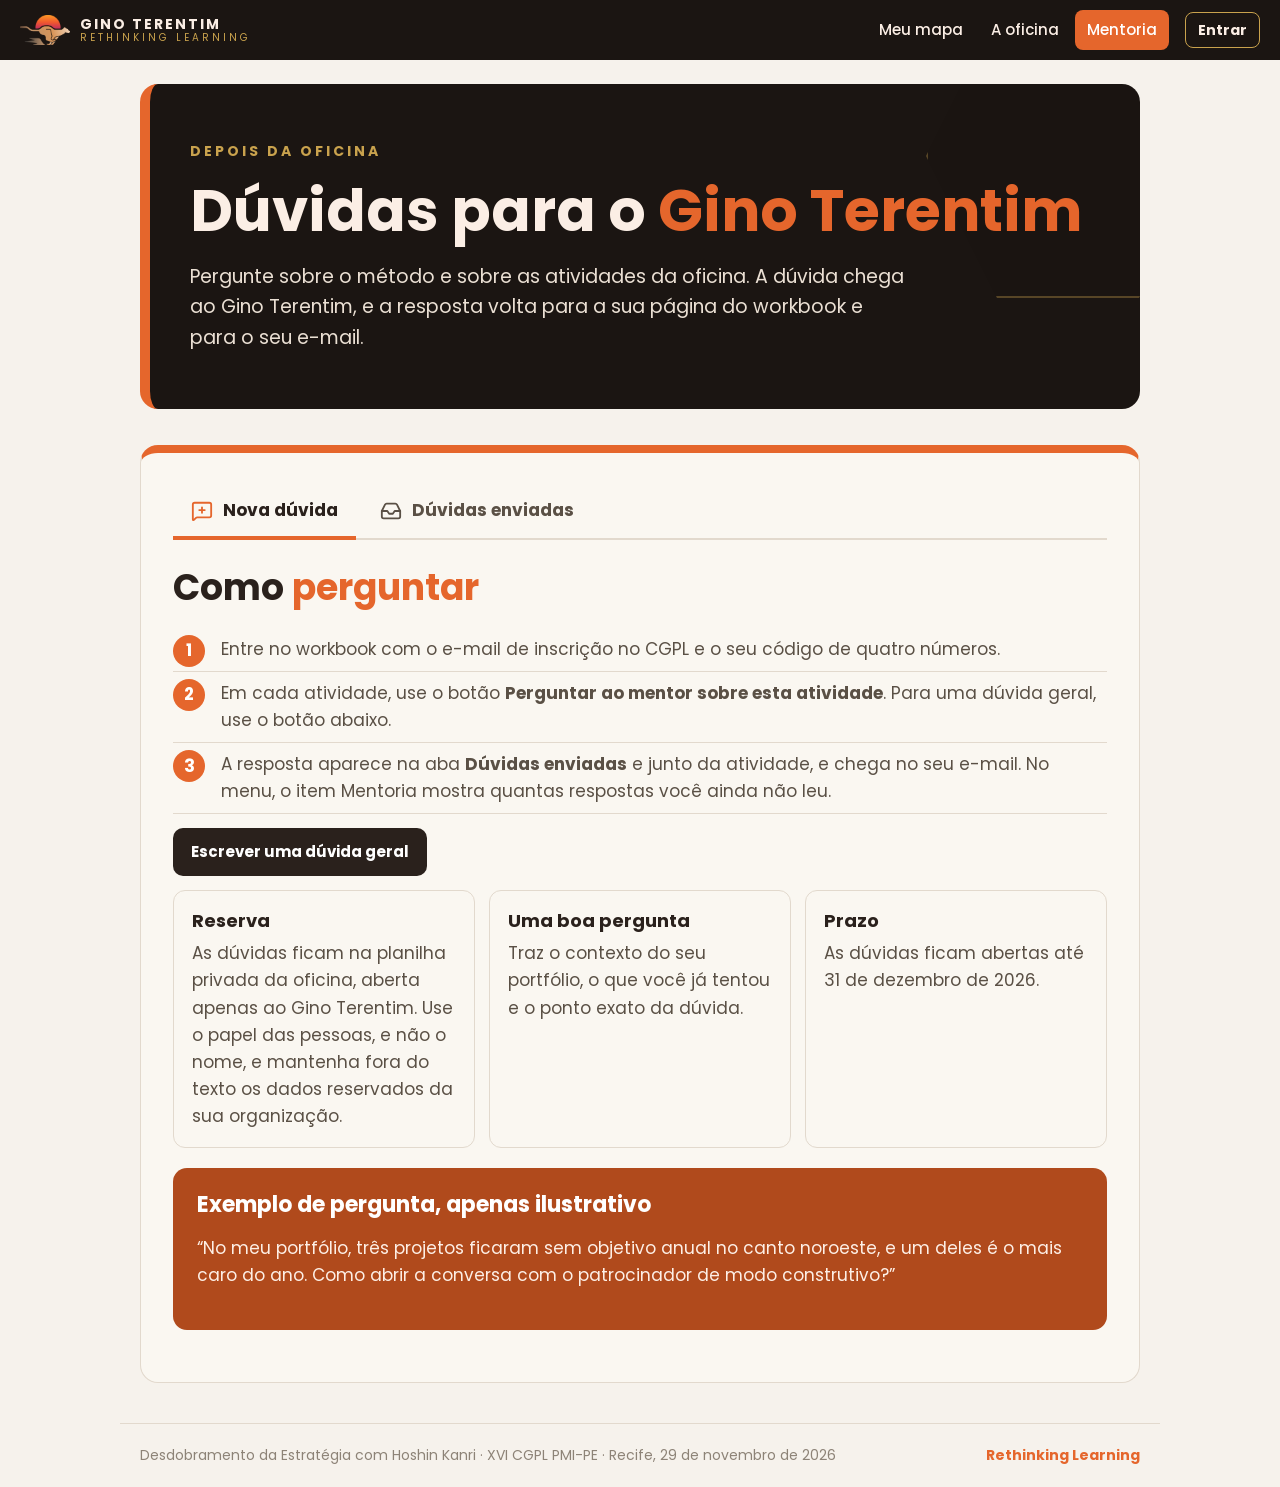
<file: docs/mentoria.html>
<!doctype html>
<html lang="pt-BR"><head><meta charset="utf-8"><meta name="viewport" content="width=device-width,initial-scale=1">
<title>Matriz X · Mentoria</title><meta name="robots" content="noindex">
<style>@font-face{font-family:Poppins;font-weight:400;src:url(fonts/Poppins-Regular.ttf) format('truetype');font-display:swap}@font-face{font-family:Poppins;font-weight:500;src:url(fonts/Poppins-Medium.ttf) format('truetype');font-display:swap}@font-face{font-family:Poppins;font-weight:700;src:url(fonts/Poppins-Bold.ttf) format('truetype');font-display:swap}:root{--lar:#E5662C;--tinta:#2A211C;--corpo:#5A5045;--linha:#E2D9CD;--fraco:#8D8377;--claro:#F6F2EC;--papel:#FAF7F1;--escuro:#1B1512;--ouro:#C9A24D;--tom:#E5662C}
*{box-sizing:border-box}
html{scroll-behavior:smooth}
body{margin:0;font-family:Poppins,system-ui,sans-serif;font-size:17px;line-height:1.6;color:var(--corpo);background:var(--claro)}
a{color:var(--lar)}
h1,h2,h3{color:var(--tinta);line-height:1.2;margin:0 0 .5em}
h1 em,h2 em{font-style:normal;color:var(--lar)}
main{max-width:1040px;margin:0 auto;padding:0 20px 40px}
.topo{position:sticky;top:0;z-index:20;display:flex;align-items:center;gap:16px;flex-wrap:wrap;padding:10px 20px;background:var(--escuro);color:#FBEEE5}
.marca{display:flex;align-items:center;gap:10px;text-decoration:none;color:#FBEEE5}
.marca img{height:30px;width:auto}
.marca span{display:flex;flex-direction:column;line-height:1.15}
.marca b{font-size:14px;letter-spacing:2px}
.marca i{font-style:normal;font-size:10px;letter-spacing:3px;color:var(--ouro)}
.nav{margin-left:auto;display:flex;gap:4px;flex-wrap:wrap}
.nav a{color:#FBEEE5;text-decoration:none;font-size:15px;font-weight:500;padding:8px 12px;border-radius:8px}
.nav a:hover,.nav a.ativo{background:var(--lar);color:#fff}
.selo-prof{margin-left:auto;background:var(--lar);color:#fff;font-weight:700;font-size:13px;letter-spacing:2px;padding:6px 12px;border-radius:6px}
.capa{margin:24px 0 0;padding:56px 40px;border-radius:18px;background:var(--escuro);color:#EADFD3;position:relative;overflow:hidden;border-left:10px solid var(--tom)}
.capa:after{content:"";position:absolute;right:-70px;top:-70px;width:280px;height:280px;border:2px solid var(--ouro);opacity:.35;clip-path:polygon(25% 0,75% 0,100% 50%,75% 100%,25% 100%,0 50%);background:transparent;outline:2px solid var(--ouro)}
.capa__k{font-size:14px;font-weight:700;letter-spacing:3px;color:var(--ouro);margin:0 0 14px}
.capa h1{color:#FBEEE5;font-size:clamp(34px,6vw,58px);margin:0 0 16px}
.capa__l{font-size:19px;max-width:720px;margin:0}
.bloco{margin:36px 0 0;padding:32px;background:var(--papel);border:1px solid var(--linha);border-radius:18px;border-top:8px solid var(--tom)}
.bloco--abre{border-top-color:var(--lar)}
.eyebrow{display:flex;align-items:center;gap:14px;color:var(--tom);font-weight:700;font-size:15px;letter-spacing:2.5px;margin-bottom:10px}
.eyebrow i{flex:1;height:2px;background:var(--tom);opacity:.5}
.bloco h2{font-size:clamp(26px,4vw,36px)}
.bloco h3{font-size:22px;margin-top:1.2em}
.pergunta{font-size:21px;font-weight:500;color:var(--tinta);border-left:5px solid var(--tom);padding:6px 0 6px 16px;margin:14px 0}
.pergunta--at{font-size:19px;background:#fff;border-radius:0 10px 10px 0;padding:12px 16px}
.capaz{background:#fff;border:1px solid var(--linha);border-radius:12px;padding:16px 20px;margin:16px 0}
.capaz b{color:var(--tinta)}
.capaz ol{margin:8px 0 0;padding-left:22px}
.conceito{background:#fff;border:1px solid var(--linha);border-radius:14px;padding:22px 24px;margin:20px 0}
.conceito h3{margin-top:0}
.fonte{font-size:15px;color:var(--fraco);margin:10px 0 0}
.regua{background:#B04A1C;color:#FDEFE6;border-radius:14px;padding:24px;margin:20px 0}
.regua h3{color:#fff;margin-top:0}
.regua__q{font-size:22px;font-weight:700;color:#fff}
.regua .cards3>div{background:rgba(255,255,255,.12);border:0;color:#FDEFE6}
.regua .cards3 b{color:#fff}
.regua .tabela--ler{background:#fff;color:var(--corpo)}
.cards3{display:grid;grid-template-columns:repeat(auto-fit,minmax(230px,1fr));gap:14px;margin:14px 0}
.cards3>div{background:var(--papel);border:1px solid var(--linha);border-radius:12px;padding:16px 18px}
.cards3 b{display:block;color:var(--tinta);font-size:18px;margin-bottom:4px}
.cards3 p{margin:0}
.cards3 i{display:block;margin-top:8px;color:var(--fraco)}
.cards2{display:grid;grid-template-columns:repeat(auto-fit,minmax(260px,1fr));gap:16px;margin:24px 0 8px}
.cartao{display:flex;flex-direction:column;gap:6px;padding:22px;border-radius:14px;background:var(--tom);color:#fff;text-decoration:none}
.cartao span{font-size:13px;font-weight:700;letter-spacing:2px;opacity:.85}
.cartao b{font-size:22px;line-height:1.2}
.cartao i{font-style:normal;opacity:.9}
.nota-pe{color:var(--fraco);font-size:15px}
.caminho{display:grid;grid-template-columns:repeat(5,1fr);gap:10px;margin:16px 0}
.caminho__p{display:flex;flex-direction:column;align-items:center;text-align:center;gap:4px;padding:14px 8px;border-radius:12px;background:#fff;border:2px solid var(--linha);text-decoration:none;color:var(--corpo)}
.caminho__g{font-size:11px;font-weight:700;letter-spacing:1.5px;color:var(--fraco);text-transform:uppercase;min-height:34px}
.caminho__n{width:52px;height:52px;border-radius:50%;display:grid;place-items:center;font-weight:700;font-size:22px;color:var(--tom);border:3px solid var(--tom);background:var(--claro)}
.caminho__p b{color:var(--tinta);font-size:15px;line-height:1.25}
.caminho__p small{font-size:13px}
.caminho__p em{font-style:normal;font-size:13px;font-weight:500;color:var(--tom)}
.caminho__p.feito .caminho__n,.caminho__p.aqui .caminho__n{background:var(--tom);color:#fff}
.caminho__p.aqui{border-color:var(--lar);box-shadow:0 0 0 3px rgba(229,102,44,.25)}
.indice{list-style:none;padding:0;margin:10px 0;display:grid;gap:8px}
.indice li{display:flex;flex-wrap:wrap;gap:6px 16px;align-items:baseline;background:#fff;border-left:6px solid var(--tom);border-radius:0 10px 10px 0;padding:10px 14px}
.indice a{color:var(--tinta);text-decoration:none;font-weight:500}
.indice a b{color:var(--tom)}
.indice span{color:var(--fraco);font-size:15px}
.atividade{background:#fff;border:2px solid var(--tom);border-radius:16px;padding:24px;margin:24px 0}
.atividade__cab{display:flex;gap:10px;flex-wrap:wrap;margin-bottom:10px}
.selo{display:inline-block;background:var(--tom);color:#fff;font-weight:700;font-size:13px;letter-spacing:1.5px;padding:6px 12px;border-radius:999px;text-decoration:none}
.selo--miro{background:#fff;color:var(--tom);border:2px solid var(--tom)}
.atividade h3{margin-top:4px;font-size:24px}
.passos{padding-left:0;list-style:none;counter-reset:p;margin:14px 0}
.passos li{counter-increment:p;position:relative;padding:8px 0 8px 48px;border-bottom:1px solid var(--linha)}
.passos li:before{content:counter(p);position:absolute;left:0;top:7px;width:32px;height:32px;border-radius:50%;background:var(--tom);color:#fff;font-weight:700;display:grid;place-items:center}
.passos li i{font-style:normal;font-weight:700;color:var(--tom);white-space:nowrap}
.meta{display:grid;grid-template-columns:repeat(auto-fit,minmax(200px,1fr));gap:10px;margin:14px 0}
.meta div{background:var(--papel);border-radius:10px;padding:10px 14px}
.meta span{display:block;font-size:12px;font-weight:700;letter-spacing:1.5px;text-transform:uppercase;color:var(--fraco)}
.meta b{font-weight:500;color:var(--tinta);font-size:16px}
.exemplo{background:#FBEFE4;border-radius:12px;padding:14px 18px;margin:14px 0}
.exemplo>span{font-size:12px;font-weight:700;letter-spacing:1.5px;color:var(--lar)}
.exemplo p{margin:6px 0}
.registro{border:2px dashed var(--tom);border-radius:14px;padding:18px;margin:18px 0 6px;background:var(--papel)}
.registro__t{font-size:13px;font-weight:700;letter-spacing:2px;color:var(--tom)}
.campo{margin:14px 0 0}
.campo label{display:block;color:var(--tinta);margin-bottom:4px}
.dica{margin:0 0 6px;font-size:15px;color:var(--fraco)}
textarea,input[type=text],select{width:100%;font:inherit;font-size:16px;color:var(--tinta);background:#fff;border:1.5px solid #CFC4B5;border-radius:10px;padding:10px 12px}
textarea{resize:vertical;min-height:52px}
textarea:focus,input:focus,select:focus{outline:3px solid rgba(229,102,44,.35);border-color:var(--lar)}
.espelho__v{background:#fff;border:1.5px solid var(--linha);border-radius:10px;padding:10px 12px;color:var(--tinta);white-space:pre-wrap}
.notas{display:grid;grid-template-columns:repeat(auto-fit,minmax(130px,1fr));gap:10px}
.banco{margin:4px 0 8px}
.lacunas,.associar{padding-left:22px;margin:8px 0 12px}
.lacunas li,.associar li{margin:8px 0}
.lacuna{width:74px!important;display:inline-block;text-align:center;font-weight:700}
.associar li{display:grid;grid-template-columns:1fr minmax(200px,260px);gap:12px;align-items:center}
.certo{border-color:#3F7D4E!important;background:#E9F4EA!important}
.errado{border-color:#B8432F!important;background:#FBE9E5!important}
.tabela-w{overflow-x:auto;margin:10px 0}
.tabela{width:100%;border-collapse:collapse;font-size:16px}
.tabela th{background:var(--tinta);color:#FBEEE5;text-align:left;padding:10px 12px;font-size:14px;letter-spacing:.5px}
.tabela td{border:1px solid var(--linha);padding:8px 10px;vertical-align:top;background:#fff;min-width:190px}
.tabela--ler td{padding:10px 12px}
.tabela td textarea,.tabela td select{border-color:var(--linha)}
.mapa{position:relative;margin:16px 0 0;height:480px;background:#fff;border:1.5px solid var(--linha);border-radius:12px;overflow:hidden}
.mapa:before{content:"";position:absolute;left:50%;top:0;bottom:0;border-left:2px dashed var(--linha)}
.mapa:after{content:"";position:absolute;top:50%;left:0;right:0;border-top:2px dashed var(--linha)}
.mapa__q{position:absolute;font-size:12px;font-weight:700;letter-spacing:1px;color:var(--fraco);text-transform:uppercase;padding:8px 10px;z-index:1}
.mapa__n{position:absolute;z-index:2;max-width:42%;font-size:14px;line-height:1.25;font-weight:500;color:var(--tinta);padding:6px 9px;border-radius:6px;box-shadow:0 1px 0 rgba(0,0,0,.15)}
.pontos{margin:14px 0 0;background:var(--papel);border-radius:12px;padding:12px 16px}
.pontos summary{cursor:pointer;font-weight:700;color:var(--tinta)}
.btn{display:inline-block;font:inherit;font-size:15px;font-weight:700;border-radius:10px;padding:10px 16px;cursor:pointer;text-decoration:none;border:2px solid transparent}
.btn--sec{background:#fff;color:var(--tinta);border-color:var(--tinta)}
.btn--mentor{background:var(--tinta);color:#fff}
.mentor{margin:14px 0 0}
.barra{display:flex;flex-wrap:wrap;gap:10px;align-items:center;margin:18px 0 0}
.barra__s{flex:1;min-width:220px;color:var(--fraco);font-size:15px}
.prof{margin:16px 0 0;background:#2A211C;color:#EADFD3;border-radius:12px;padding:16px 20px}
.prof>span{font-size:12px;font-weight:700;letter-spacing:2px;color:var(--ouro)}
.prof__resp{background:rgba(255,255,255,.08);border-radius:10px;padding:10px 14px;margin-top:10px}
.prof__resp b{color:#fff;display:block}
.rodape{max-width:1040px;margin:0 auto;padding:20px;display:flex;justify-content:space-between;gap:12px;flex-wrap:wrap;font-size:14px;color:var(--fraco);border-top:1px solid var(--linha)}
.rodape span:last-child{color:var(--lar);font-weight:700}
@media(max-width:760px){
 body{font-size:16px}.bloco{padding:20px}.capa{padding:36px 22px}
 .caminho{grid-template-columns:1fr 1fr}.caminho__g{min-height:0}
 .associar li{grid-template-columns:1fr}
 .tabela[data-tabela] thead{display:none}
 .tabela[data-tabela] tr{display:block;margin-bottom:14px;border:1px solid var(--linha);border-radius:10px;overflow:hidden}
 .tabela[data-tabela] td{display:block;border:0;border-bottom:1px solid var(--linha)}
 .tabela[data-tabela] td:before{content:attr(data-th);display:block;font-size:12px;font-weight:700;letter-spacing:1px;color:var(--fraco);text-transform:uppercase;margin-bottom:4px}
 .mapa{height:420px}
}
@media print{
 .topo,.barra,.mentor,.btn{display:none!important}
 body{background:#fff;font-size:12pt}.bloco,.atividade,.conceito{break-inside:avoid-page;box-shadow:none}
 .bloco{break-inside:auto}.capa{background:#fff;color:#000;border:2px solid #000}.capa h1{color:#000}.capa__k{color:#000}
 textarea,input,select{border:1px solid #999}
 details.pontos{display:block}
}

/* ===== camada 2026-11 · mapa de navegação, conta e capas com foto ===== */
.btn{background:var(--lar);color:#fff}
.btn--sec{background:#fff;color:var(--tinta);border-color:var(--tinta)}
.btn--mentor{background:var(--tinta);color:#fff}
.btn--grande{font-size:17px;padding:14px 22px;margin-top:18px;width:100%}
.btn:hover{filter:brightness(1.06)}
.disco{flex:none;display:inline-grid;place-items:center;width:54px;height:54px;border-radius:50%;background:var(--tom)}
.disco svg{display:block}
.capa--foto{background-color:var(--escuro);background-image:var(--foto,none);background-position:right center;background-size:cover;background-repeat:no-repeat;min-height:380px;display:flex;flex-direction:column;justify-content:flex-end}
.capa--foto .capa__l,.capa--foto h1,.capa--foto .capa__k{max-width:640px;position:relative;z-index:1}
.capa--foto:after{opacity:.22}
.conta{display:flex;align-items:center;gap:10px;font-size:14px;color:#FBEEE5}
.conta a{color:#FBEEE5;font-weight:700;text-decoration:none;border:1.5px solid var(--ouro);padding:6px 12px;border-radius:8px}
.conta span{font-weight:700}
.conta__sair{font:inherit;font-size:13px;background:transparent;color:var(--ouro);border:1.5px solid var(--ouro);border-radius:8px;padding:5px 10px;cursor:pointer}
.aviso-conta{margin:16px 0 0;padding:14px 18px;border-radius:12px;background:#FFF4EC;border-left:6px solid var(--lar);color:var(--tinta)}
.aviso-conta .btn{margin-left:8px;padding:6px 14px}
.barra__s--ok{color:#4B6A41;font-weight:500}
.barra__s--ok:before{content:"";display:inline-block;width:9px;height:9px;border-radius:50%;background:#5E7D52;margin-right:8px;vertical-align:1px}
/* entrada */
.entrada{margin:28px 0 0;display:grid;grid-template-columns:minmax(0,1.05fr) minmax(0,1fr);gap:28px;align-items:start}
.entrada[hidden]{display:none}
.entrada__f{padding:32px;background:var(--papel);border:1px solid var(--linha);border-top:8px solid var(--lar);border-radius:18px}
.entrada__f h2{font-size:clamp(26px,4vw,34px)}
.entrada__f label{display:block;margin:16px 0 6px;color:var(--tinta)}
.entrada__f input{font-size:18px;padding:12px 14px}
.entrada__f input[name=codigo]{letter-spacing:10px;max-width:200px}
.entrada__aviso{min-height:1.6em;margin:12px 0 0;color:var(--corpo);font-weight:500}
.entrada__aviso--erro{color:#A33B12}
.entrada__passos{list-style:none;margin:0;padding:12px 0 0;display:flex;flex-direction:column;gap:22px;position:relative}
.entrada__passos:before{content:"";position:absolute;left:26px;top:40px;bottom:40px;border-left:2.5px dashed var(--ouro)}
.entrada__passos li{display:flex;gap:18px;align-items:flex-start;position:relative}
.entrada__passos b{display:block;color:var(--tinta);font-size:19px;margin-top:6px}
.entrada__passos p{margin:2px 0 0}
/* mapa do curso */
.mapa-curso{margin:36px 0 0;padding:36px 32px 32px;border-radius:18px;border:1px solid var(--linha);position:relative;overflow:hidden;
  background:var(--papel) url("data:image/svg+xml,%3Csvg%20xmlns%3D%22http%3A//www.w3.org/2000/svg%22%20width%3D%221000%22%20height%3D%22560%22%20viewBox%3D%220%200%201000%20560%22%3E%3Cg%20fill%3D%22none%22%20stroke%3D%22%23C9A24D%22%20stroke-opacity%3D%22.28%22%20stroke-width%3D%221.1%22%3E%3Cpath%20d%3D%22M219.3%2C150.0%20L220.1%2C152.6%20L220.0%2C155.2%20L219.1%2C157.8%20L217.5%2C160.1%20L215.2%2C162.2%20L212.6%2C163.9%20L209.8%2C165.5%20L207.0%2C166.8%20L204.3%2C168.0%20L201.7%2C169.2%20L199.2%2C170.3%20L196.7%2C171.4%20L194.1%2C172.4%20L191.4%2C173.3%20L188.6%2C173.9%20L185.8%2C174.3%20L182.9%2C174.4%20L180.0%2C174.2%20L177.2%2C173.9%20L174.4%2C173.5%20L171.6%2C173.1%20L168.8%2C172.7%20L165.9%2C172.4%20L162.8%2C172.1%20L159.6%2C171.6%20L156.3%2C171.0%20L153.0%2C170.0%20L150.1%2C168.6%20L147.6%2C166.8%20L145.8%2C164.6%20L144.7%2C162.2%20L144.4%2C159.6%20L144.7%2C157.0%20L145.5%2C154.5%20L146.5%2C152.2%20L147.6%2C150.0%20L148.5%2C148.0%20L149.1%2C146.0%20L149.5%2C143.9%20L149.7%2C141.8%20L149.9%2C139.6%20L150.3%2C137.3%20L151.0%2C135.0%20L152.2%2C132.7%20L153.9%2C130.7%20L156.1%2C128.9%20L158.6%2C127.4%20L161.5%2C126.3%20L164.5%2C125.4%20L167.6%2C124.7%20L170.7%2C124.3%20L173.8%2C123.9%20L176.9%2C123.6%20L180.0%2C123.4%20L183.1%2C123.4%20L186.3%2C123.6%20L189.3%2C124.2%20L192.2%2C125.2%20L194.8%2C126.5%20L197.0%2C128.1%20L198.9%2C130.0%20L200.5%2C131.9%20L201.9%2C133.8%20L203.2%2C135.5%20L204.7%2C137.2%20L206.4%2C138.7%20L208.5%2C140.2%20L210.8%2C141.7%20L213.3%2C143.4%20L215.7%2C145.3%20L217.8%2C147.6%20L219.3%2C150.0Z%22/%3E%3Cpath%20d%3D%22M259.8%2C150.0%20L260.6%2C155.2%20L259.7%2C160.4%20L257.2%2C165.3%20L253.4%2C169.8%20L248.8%2C173.7%20L243.6%2C177.2%20L238.4%2C180.3%20L233.2%2C183.1%20L228.3%2C185.8%20L223.4%2C188.4%20L218.6%2C190.9%20L213.7%2C193.3%20L208.5%2C195.3%20L203.1%2C197.0%20L197.4%2C198.1%20L191.6%2C198.7%20L185.8%2C198.7%20L180.0%2C198.3%20L174.4%2C197.8%20L168.8%2C197.2%20L163.1%2C196.6%20L157.3%2C196.2%20L151.2%2C195.8%20L144.7%2C195.2%20L138.1%2C194.3%20L131.5%2C192.8%20L125.3%2C190.5%20L120.0%2C187.3%20L115.7%2C183.3%20L112.9%2C178.7%20L111.5%2C173.7%20L111.4%2C168.5%20L112.3%2C163.4%20L113.8%2C158.6%20L115.5%2C154.2%20L116.9%2C150.0%20L117.8%2C146.0%20L118.1%2C141.9%20L118.1%2C137.7%20L118.0%2C133.3%20L118.1%2C128.6%20L118.8%2C123.8%20L120.5%2C119.1%20L123.2%2C114.7%20L127.0%2C110.8%20L131.7%2C107.4%20L137.1%2C104.6%20L143.0%2C102.5%20L149.0%2C100.8%20L155.1%2C99.4%20L161.3%2C98.3%20L167.5%2C97.3%20L173.7%2C96.6%20L180.0%2C96.3%20L186.3%2C96.4%20L192.6%2C97.2%20L198.5%2C98.8%20L204.0%2C101.1%20L208.9%2C104.1%20L213.1%2C107.5%20L216.6%2C111.2%20L219.7%2C114.9%20L222.7%2C118.4%20L225.8%2C121.6%20L229.3%2C124.4%20L233.5%2C127.1%20L238.3%2C129.9%20L243.5%2C132.9%20L248.7%2C136.4%20L253.5%2C140.4%20L257.4%2C145.0%20L259.8%2C150.0Z%22/%3E%3Cpath%20d%3D%22M300.5%2C150.0%20L300.5%2C157.8%20L298.0%2C165.4%20L293.4%2C172.5%20L287.4%2C179.0%20L280.5%2C184.7%20L273.2%2C189.9%20L266.0%2C194.6%20L259.1%2C199.1%20L252.3%2C203.5%20L245.5%2C207.8%20L238.5%2C211.9%20L231.1%2C215.6%20L223.2%2C218.7%20L214.9%2C221.0%20L206.2%2C222.4%20L197.4%2C223.0%20L188.6%2C223.0%20L180.0%2C222.5%20L171.5%2C222.0%20L163.0%2C221.5%20L154.3%2C221.2%20L145.2%2C220.9%20L135.6%2C220.5%20L125.7%2C219.7%20L115.7%2C218.0%20L106.1%2C215.3%20L97.5%2C211.1%20L90.3%2C205.7%20L85.1%2C199.2%20L82.0%2C191.9%20L80.9%2C184.2%20L81.3%2C176.6%20L82.8%2C169.3%20L84.6%2C162.5%20L86.1%2C156.1%20L87.0%2C150.0%20L86.9%2C144.0%20L86.2%2C137.8%20L85.2%2C131.2%20L84.5%2C124.2%20L84.5%2C117.0%20L85.9%2C109.8%20L89.0%2C102.8%20L93.7%2C96.3%20L99.9%2C90.7%20L107.4%2C85.9%20L115.7%2C81.9%20L124.4%2C78.7%20L133.4%2C76.0%20L142.5%2C73.8%20L151.7%2C71.8%20L161.0%2C70.2%20L170.4%2C69.1%20L180.0%2C68.7%20L189.5%2C69.3%20L198.8%2C71.1%20L207.5%2C74.0%20L215.3%2C78.1%20L222.2%2C82.9%20L228.1%2C88.3%20L233.3%2C93.6%20L238.0%2C98.8%20L242.9%2C103.4%20L248.4%2C107.5%20L254.7%2C111.2%20L262.0%2C114.9%20L270.1%2C118.9%20L278.4%2C123.5%20L286.3%2C128.9%20L293.1%2C135.2%20L298.0%2C142.4%20L300.5%2C150.0Z%22/%3E%3Cpath%20d%3D%22M340.1%2C150.0%20L338.5%2C160.3%20L334.0%2C170.1%20L327.4%2C179.2%20L319.3%2C187.6%20L310.6%2C195.1%20L301.8%2C202.1%20L293.2%2C208.7%20L284.9%2C215.2%20L276.6%2C221.5%20L268.0%2C227.6%20L258.8%2C233.3%20L248.8%2C238.2%20L238.0%2C242.2%20L226.7%2C245.0%20L215.0%2C246.6%20L203.2%2C247.3%20L191.5%2C247.4%20L180.0%2C247.2%20L168.5%2C247.0%20L156.9%2C247.0%20L144.9%2C247.2%20L132.2%2C247.2%20L119.0%2C246.8%20L105.6%2C245.4%20L92.5%2C242.5%20L80.4%2C237.9%20L70.0%2C231.5%20L62.0%2C223.4%20L56.6%2C214.0%20L53.8%2C204.0%20L53.2%2C193.8%20L54.1%2C183.9%20L55.7%2C174.7%20L57.0%2C166.1%20L57.5%2C157.9%20L56.8%2C150.0%20L55.1%2C141.9%20L52.8%2C133.4%20L50.6%2C124.3%20L49.3%2C114.8%20L49.7%2C105.0%20L52.2%2C95.3%20L57.0%2C86.2%20L64.1%2C77.9%20L72.9%2C70.7%20L83.2%2C64.5%20L94.3%2C59.3%20L105.9%2C54.9%20L117.7%2C51.0%20L129.7%2C47.6%20L141.9%2C44.7%20L154.4%2C42.4%20L167.1%2C41.1%20L180.0%2C41.0%20L192.7%2C42.5%20L204.8%2C45.6%20L216.1%2C50.3%20L226.0%2C56.3%20L234.7%2C63.1%20L242.3%2C70.1%20L249.2%2C76.8%20L256.1%2C82.8%20L263.5%2C88.1%20L272.0%2C92.8%20L281.8%2C97.2%20L292.7%2C101.8%20L304.2%2C107.1%20L315.5%2C113.5%20L325.5%2C121.1%20L333.4%2C130.0%20L338.4%2C139.7%20L340.1%2C150.0Z%22/%3E%3Cpath%20d%3D%22M377.7%2C150.0%20L374.0%2C162.6%20L367.4%2C174.5%20L358.9%2C185.5%20L349.3%2C195.6%20L339.4%2C205.1%20L329.8%2C214.0%20L320.4%2C222.8%20L311.0%2C231.4%20L301.3%2C239.8%20L290.8%2C247.8%20L279.2%2C254.9%20L266.5%2C261.0%20L252.8%2C265.6%20L238.4%2C268.8%20L223.7%2C270.7%20L209.0%2C271.7%20L194.4%2C272.3%20L180.0%2C272.7%20L165.4%2C273.3%20L150.4%2C274.2%20L134.8%2C275.0%20L118.4%2C275.4%20L101.6%2C274.6%20L84.9%2C272.0%20L69.1%2C267.3%20L55.1%2C260.2%20L43.8%2C250.9%20L35.6%2C239.8%20L30.6%2C227.5%20L28.4%2C214.8%20L28.3%2C202.4%20L29.2%2C190.7%20L30.1%2C179.8%20L30.0%2C169.6%20L28.5%2C159.8%20L25.5%2C150.0%20L21.6%2C139.7%20L17.5%2C128.8%20L14.3%2C117.1%20L12.9%2C105.0%20L14.1%2C92.7%20L18.2%2C80.8%20L25.3%2C69.7%20L34.9%2C59.8%20L46.4%2C51.0%20L59.3%2C43.5%20L73.0%2C36.8%20L87.2%2C30.9%20L101.7%2C25.6%20L116.6%2C20.9%20L131.9%2C16.9%20L147.7%2C14.1%20L163.8%2C12.9%20L180.0%2C13.5%20L195.8%2C16.4%20L210.6%2C21.3%20L224.1%2C28.0%20L236.1%2C35.9%20L246.6%2C44.3%20L256.0%2C52.5%20L265.1%2C60.0%20L274.7%2C66.4%20L285.3%2C72.0%20L297.5%2C77.0%20L311.2%2C82.0%20L325.8%2C87.6%20L340.5%2C94.5%20L354.2%2C103.0%20L365.5%2C113.2%20L373.5%2C124.7%20L377.6%2C137.2%20L377.7%2C150.0Z%22/%3E%3Cpath%20d%3D%22M412.5%2C150.0%20L406.7%2C164.7%20L398.2%2C178.5%20L388.3%2C191.3%20L377.9%2C203.3%20L367.6%2C214.8%20L357.6%2C226.0%20L347.7%2C237.0%20L337.4%2C247.9%20L326.2%2C258.3%20L313.7%2C268.0%20L299.6%2C276.5%20L284.0%2C283.4%20L267.3%2C288.7%20L249.9%2C292.4%20L232.4%2C294.8%20L214.9%2C296.5%20L197.5%2C298.0%20L180.0%2C299.6%20L162.1%2C301.5%20L143.5%2C303.5%20L124.0%2C304.9%20L103.8%2C305.2%20L83.4%2C303.4%20L63.8%2C299.1%20L46.0%2C291.8%20L30.9%2C281.6%20L19.3%2C269.0%20L11.5%2C254.7%20L7.2%2C239.6%20L5.5%2C224.6%20L5.4%2C210.3%20L5.5%2C197.0%20L4.7%2C184.8%20L2.3%2C173.2%20L-1.9%2C161.8%20L-7.6%2C150.0%20L-13.9%2C137.4%20L-19.5%2C123.9%20L-23.2%2C109.7%20L-24.0%2C95.0%20L-21.4%2C80.4%20L-15.2%2C66.5%20L-5.8%2C53.7%20L6.4%2C42.1%20L20.4%2C31.8%20L35.7%2C22.6%20L51.7%2C14.3%20L68.2%2C6.6%20L85.4%2C-0.3%20L103.1%2C-6.4%20L121.7%2C-11.3%20L140.9%2C-14.3%20L160.5%2C-15.0%20L180.0%2C-13.1%20L198.7%2C-8.6%20L216.1%2C-1.7%20L231.7%2C7.0%20L245.6%2C16.5%20L258.0%2C26.0%20L269.8%2C34.8%20L281.6%2C42.5%20L294.6%2C48.9%20L309.1%2C54.3%20L325.5%2C59.6%20L343.2%2C65.4%20L361.4%2C72.4%20L378.7%2C81.4%20L393.8%2C92.4%20L405.3%2C105.3%20L412.4%2C119.7%20L414.7%2C134.8%20L412.5%2C150.0Z%22/%3E%3Cpath%20d%3D%22M444.4%2C150.0%20L436.6%2C166.6%20L426.8%2C182.2%20L416.2%2C196.9%20L405.7%2C210.9%20L395.6%2C224.5%20L385.7%2C238.0%20L375.4%2C251.4%20L364.2%2C264.5%20L351.3%2C276.9%20L336.4%2C288.1%20L319.6%2C297.7%20L301.1%2C305.4%20L281.5%2C311.3%20L261.4%2C315.7%20L241.2%2C319.1%20L221.0%2C322.1%20L200.7%2C325.1%20L180.0%2C328.5%20L158.5%2C331.9%20L136.0%2C334.9%20L112.5%2C336.6%20L88.5%2C336.2%20L65.0%2C332.7%20L43.0%2C325.8%20L23.8%2C315.3%20L8.3%2C301.6%20L-2.9%2C285.5%20L-10.1%2C268.1%20L-13.8%2C250.5%20L-15.4%2C233.6%20L-16.4%2C217.8%20L-18.1%2C203.4%20L-21.5%2C190.0%20L-27.1%2C177.1%20L-34.6%2C163.9%20L-43.1%2C150.0%20L-51.3%2C135.0%20L-57.8%2C118.9%20L-61.3%2C102.1%20L-60.9%2C85.1%20L-56.3%2C68.4%20L-47.7%2C52.6%20L-35.8%2C38.1%20L-21.3%2C24.9%20L-5.2%2C12.8%20L12.1%2C1.8%20L30.1%2C-8.5%20L49.0%2C-18.1%20L68.7%2C-26.8%20L89.5%2C-34.1%20L111.5%2C-39.5%20L134.2%2C-42.2%20L157.3%2C-42.0%20L180.0%2C-38.4%20L201.5%2C-31.9%20L221.2%2C-23.1%20L238.9%2C-12.9%20L254.8%2C-2.3%20L269.6%2C7.7%20L284.2%2C16.4%20L299.6%2C23.5%20L316.6%2C29.4%20L335.6%2C34.8%20L356.3%2C40.4%20L377.9%2C47.4%20L398.9%2C56.4%20L417.9%2C67.8%20L433.2%2C81.7%20L443.8%2C97.6%20L448.9%2C114.9%20L448.9%2C132.6%20L444.4%2C150.0Z%22/%3E%3Cpath%20d%3D%22M916.5%2C420.0%20L915.4%2C422.3%20L914.1%2C424.5%20L912.8%2C426.5%20L911.6%2C428.5%20L910.5%2C430.5%20L909.3%2C432.5%20L907.9%2C434.5%20L906.4%2C436.4%20L904.5%2C438.1%20L902.3%2C439.7%20L899.9%2C441.0%20L897.2%2C442.1%20L894.4%2C442.9%20L891.6%2C443.6%20L888.8%2C444.3%20L885.9%2C444.9%20L883.0%2C445.6%20L880.0%2C446.3%20L876.8%2C446.9%20L873.5%2C447.4%20L870.0%2C447.6%20L866.6%2C447.3%20L863.3%2C446.5%20L860.4%2C445.2%20L857.9%2C443.3%20L856.1%2C441.1%20L854.8%2C438.7%20L854.0%2C436.2%20L853.5%2C433.7%20L853.2%2C431.5%20L852.8%2C429.4%20L852.2%2C427.5%20L851.2%2C425.7%20L850.0%2C423.9%20L848.7%2C422.0%20L847.3%2C420.0%20L846.1%2C417.8%20L845.3%2C415.5%20L845.1%2C413.1%20L845.4%2C410.7%20L846.3%2C408.4%20L847.7%2C406.2%20L849.4%2C404.2%20L851.5%2C402.3%20L853.7%2C400.5%20L856.1%2C398.9%20L858.5%2C397.3%20L861.2%2C395.8%20L864.0%2C394.5%20L867.0%2C393.5%20L870.2%2C392.9%20L873.5%2C392.6%20L876.8%2C392.9%20L880.0%2C393.6%20L883.0%2C394.6%20L885.7%2C395.9%20L888.2%2C397.3%20L890.5%2C398.6%20L892.7%2C399.8%20L895.0%2C400.7%20L897.5%2C401.5%20L900.3%2C402.1%20L903.3%2C402.8%20L906.4%2C403.6%20L909.5%2C404.7%20L912.3%2C406.2%20L914.7%2C408.0%20L916.5%2C410.2%20L917.5%2C412.6%20L917.7%2C415.1%20L917.4%2C417.6%20L916.5%2C420.0Z%22/%3E%3Cpath%20d%3D%22M950.8%2C420.0%20L948.7%2C424.5%20L946.5%2C428.7%20L944.5%2C432.8%20L942.6%2C436.9%20L940.6%2C440.9%20L938.5%2C445.0%20L935.9%2C449.0%20L932.7%2C452.7%20L928.8%2C456.2%20L924.4%2C459.2%20L919.4%2C461.7%20L914.2%2C463.8%20L908.7%2C465.7%20L903.3%2C467.3%20L897.7%2C469.0%20L892.1%2C470.7%20L886.2%2C472.5%20L880.0%2C474.2%20L873.4%2C475.6%20L866.6%2C476.4%20L859.6%2C476.4%20L852.8%2C475.4%20L846.5%2C473.2%20L841.0%2C470.0%20L836.7%2C465.8%20L833.4%2C461.1%20L831.2%2C456.1%20L829.8%2C451.2%20L828.8%2C446.6%20L827.7%2C442.4%20L826.3%2C438.5%20L824.4%2C435.0%20L821.8%2C431.5%20L818.9%2C428.0%20L815.8%2C424.2%20L813.0%2C420.0%20L810.9%2C415.5%20L809.7%2C410.8%20L809.7%2C406.0%20L810.8%2C401.3%20L812.9%2C396.8%20L815.9%2C392.6%20L819.4%2C388.6%20L823.4%2C384.8%20L827.6%2C381.2%20L832.1%2C377.7%20L836.9%2C374.4%20L842.1%2C371.4%20L847.8%2C368.9%20L854.0%2C367.0%20L860.4%2C365.9%20L867.1%2C365.8%20L873.7%2C366.7%20L880.0%2C368.3%20L885.8%2C370.5%20L891.2%2C372.9%20L896.1%2C375.4%20L900.9%2C377.5%20L905.6%2C379.3%20L910.7%2C380.6%20L916.2%2C381.7%20L922.2%2C382.7%20L928.5%2C384.0%20L934.9%2C385.9%20L940.9%2C388.4%20L946.1%2C391.7%20L950.1%2C395.8%20L952.8%2C400.4%20L953.9%2C405.3%20L953.8%2C410.4%20L952.6%2C415.3%20L950.8%2C420.0Z%22/%3E%3Cpath%20d%3D%22M983.2%2C420.0%20L980.5%2C426.5%20L977.9%2C432.8%20L975.5%2C439.0%20L973.2%2C445.1%20L970.7%2C451.3%20L967.6%2C457.5%20L963.7%2C463.4%20L958.7%2C468.9%20L952.8%2C473.9%20L946.0%2C478.2%20L938.6%2C482.0%20L930.9%2C485.3%20L923.0%2C488.4%20L915.1%2C491.4%20L907.0%2C494.5%20L898.5%2C497.8%20L889.6%2C500.9%20L880.0%2C503.8%20L869.9%2C505.9%20L859.4%2C506.7%20L848.9%2C506.1%20L838.9%2C503.6%20L830.0%2C499.5%20L822.5%2C493.8%20L816.6%2C487.1%20L812.3%2C479.7%20L809.3%2C472.4%20L807.1%2C465.3%20L805.1%2C458.9%20L802.7%2C453.1%20L799.5%2C447.8%20L795.5%2C442.8%20L790.9%2C437.7%20L785.9%2C432.3%20L781.2%2C426.4%20L777.3%2C420.0%20L774.7%2C413.2%20L773.7%2C406.1%20L774.4%2C399.0%20L776.7%2C392.2%20L780.3%2C385.6%20L784.8%2C379.3%20L789.9%2C373.3%20L795.5%2C367.5%20L801.5%2C361.9%20L808.0%2C356.5%20L815.1%2C351.4%20L823.0%2C346.9%20L831.7%2C343.3%20L841.1%2C340.9%20L851.0%2C339.8%20L861.0%2C340.1%20L870.8%2C341.7%20L880.0%2C344.3%20L888.6%2C347.5%20L896.5%2C350.7%20L904.0%2C353.7%20L911.4%2C356.0%20L919.2%2C357.8%20L927.5%2C359.0%20L936.6%2C360.2%20L946.1%2C361.6%20L955.9%2C363.8%20L965.3%2C367.0%20L973.7%2C371.4%20L980.6%2C377.0%20L985.4%2C383.6%20L988.1%2C390.9%20L988.8%2C398.4%20L987.9%2C405.9%20L985.8%2C413.1%20L983.2%2C420.0Z%22/%3E%3Cpath%20d%3D%22M1014.3%2C420.0%20L1011.4%2C428.5%20L1008.9%2C436.8%20L1006.6%2C445.1%20L1004.0%2C453.4%20L1000.8%2C461.7%20L996.6%2C469.9%20L991.1%2C477.6%20L984.2%2C484.7%20L976.0%2C491.1%20L967.0%2C496.8%20L957.4%2C501.9%20L947.5%2C506.6%20L937.5%2C511.3%20L927.3%2C516.2%20L916.6%2C521.2%20L905.3%2C526.3%20L893.1%2C531.0%20L880.0%2C534.9%20L866.1%2C537.3%20L852.0%2C537.6%20L838.2%2C535.6%20L825.4%2C531.2%20L814.2%2C524.5%20L805.0%2C516.2%20L798.0%2C506.8%20L792.7%2C497.1%20L788.7%2C487.6%20L785.2%2C478.9%20L781.5%2C471.1%20L777.0%2C464.1%20L771.4%2C457.5%20L764.9%2C451.0%20L757.8%2C444.2%20L750.9%2C436.9%20L744.9%2C428.8%20L740.5%2C420.0%20L738.0%2C410.8%20L737.8%2C401.4%20L739.7%2C392.2%20L743.4%2C383.2%20L748.4%2C374.5%20L754.2%2C366.2%20L760.7%2C358.1%20L767.7%2C350.2%20L775.4%2C342.5%20L783.9%2C335.1%20L793.4%2C328.4%20L804.1%2C322.6%20L816.0%2C318.3%20L828.7%2C315.7%20L842.0%2C314.9%20L855.2%2C315.9%20L868.0%2C318.4%20L880.0%2C321.7%20L891.2%2C325.4%20L901.7%2C328.7%20L912.0%2C331.5%20L922.6%2C333.3%20L933.8%2C334.5%20L945.9%2C335.5%20L958.8%2C336.6%20L972.1%2C338.7%20L985.2%2C342.1%20L997.1%2C347.2%20L1007.3%2C354.0%20L1014.9%2C362.3%20L1019.8%2C371.7%20L1021.9%2C381.7%20L1021.8%2C391.9%20L1020.0%2C401.7%20L1017.3%2C411.1%20L1014.3%2C420.0Z%22/%3E%3Cpath%20d%3D%22M1044.8%2C420.0%20L1042.3%2C430.5%20L1040.2%2C440.9%20L1037.9%2C451.3%20L1035.0%2C461.8%20L1030.9%2C472.1%20L1025.2%2C482.1%20L1017.8%2C491.5%20L1008.8%2C500.1%20L998.6%2C507.8%20L987.5%2C514.9%20L976.0%2C521.6%20L964.3%2C528.2%20L952.4%2C535.0%20L940.0%2C542.1%20L926.8%2C549.4%20L912.5%2C556.4%20L896.8%2C562.5%20L880.0%2C567.0%20L862.4%2C569.1%20L844.7%2C568.3%20L827.8%2C564.3%20L812.5%2C557.3%20L799.5%2C547.9%20L788.9%2C536.8%20L780.7%2C525.0%20L774.2%2C513.4%20L768.7%2C502.4%20L763.2%2C492.6%20L757.0%2C483.8%20L749.7%2C475.7%20L741.2%2C468.0%20L731.9%2C459.9%20L722.6%2C451.2%20L714.1%2C441.7%20L707.4%2C431.2%20L703.1%2C420.0%20L701.5%2C408.4%20L702.5%2C396.8%20L705.8%2C385.4%20L710.8%2C374.4%20L717.0%2C363.7%20L723.9%2C353.3%20L731.5%2C343.0%20L739.8%2C332.9%20L749.1%2C323.1%20L759.7%2C313.8%20L771.9%2C305.6%20L785.7%2C299.0%20L800.9%2C294.4%20L817.1%2C292.0%20L833.6%2C291.8%20L849.9%2C293.5%20L865.4%2C296.5%20L880.0%2C300.1%20L893.8%2C303.6%20L907.1%2C306.3%20L920.5%2C308.0%20L934.6%2C308.8%20L949.8%2C309.2%20L966.0%2C309.7%20L982.9%2C311.2%20L999.8%2C314.3%20L1015.6%2C319.5%20L1029.5%2C327.1%20L1040.6%2C336.7%20L1048.3%2C348.0%20L1052.6%2C360.4%20L1053.9%2C373.1%20L1052.9%2C385.7%20L1050.6%2C397.7%20L1047.6%2C409.1%20L1044.8%2C420.0Z%22/%3E%3Cpath%20d%3D%22M1075.6%2C420.0%20L1073.8%2C432.6%20L1072.0%2C445.1%20L1069.7%2C457.7%20L1066.1%2C470.2%20L1060.7%2C482.4%20L1053.2%2C494.1%20L1043.8%2C504.9%20L1032.7%2C514.9%20L1020.6%2C524.1%20L1007.8%2C532.8%20L994.8%2C541.4%20L981.6%2C550.3%20L967.9%2C559.7%20L953.4%2C569.4%20L937.5%2C579.0%20L920.0%2C587.8%20L900.7%2C595.0%20L880.0%2C599.4%20L858.7%2C600.5%20L837.7%2C597.7%20L818.1%2C591.2%20L800.7%2C581.4%20L786.1%2C569.2%20L774.2%2C555.8%20L764.6%2C542.1%20L756.4%2C529.1%20L748.6%2C517.3%20L740.3%2C506.8%20L730.9%2C497.3%20L720.1%2C488.4%20L708.4%2C479.3%20L696.4%2C469.5%20L685.2%2C458.7%20L675.9%2C446.7%20L669.3%2C433.7%20L665.7%2C420.0%20L665.4%2C406.1%20L667.8%2C392.3%20L672.5%2C378.8%20L678.6%2C365.7%20L685.7%2C352.9%20L693.5%2C340.2%20L702.1%2C327.7%20L711.7%2C315.4%20L722.9%2C303.6%20L735.9%2C292.8%20L751.1%2C283.6%20L768.2%2C276.6%20L786.9%2C272.1%20L806.4%2C270.2%20L826.0%2C270.7%20L845.0%2C272.8%20L863.0%2C275.9%20L880.0%2C279.0%20L896.4%2C281.4%20L912.7%2C282.6%20L929.7%2C282.7%20L947.8%2C282.0%20L967.2%2C281.4%20L987.7%2C281.8%20L1008.5%2C284.1%20L1028.5%2C288.9%20L1046.6%2C296.6%20L1061.7%2C307.1%20L1072.9%2C319.9%20L1080.1%2C334.4%20L1083.6%2C349.7%20L1084.1%2C365.0%20L1082.7%2C379.8%20L1080.3%2C393.8%20L1077.7%2C407.2%20L1075.6%2C420.0Z%22/%3E%3Cpath%20d%3D%22M1107.2%2C420.0%20L1106.2%2C434.7%20L1104.7%2C449.3%20L1101.8%2C464.0%20L1097.0%2C478.5%20L1089.8%2C492.5%20L1080.3%2C505.7%20L1068.8%2C517.9%20L1055.9%2C529.3%20L1042.3%2C540.2%20L1028.3%2C550.9%20L1014.2%2C561.9%20L999.7%2C573.6%20L984.4%2C585.8%20L967.5%2C598.2%20L948.7%2C610.0%20L927.6%2C620.1%20L904.5%2C627.5%20L880.0%2C631.1%20L855.2%2C630.3%20L831.2%2C625.0%20L809.2%2C615.6%20L790.1%2C603.0%20L773.9%2C588.5%20L760.5%2C573.3%20L749.1%2C558.5%20L738.5%2C545.0%20L727.6%2C532.9%20L715.7%2C522.1%20L702.4%2C512.1%20L687.9%2C502.2%20L673.0%2C491.5%20L658.7%2C479.7%20L646.4%2C466.4%20L636.9%2C451.8%20L631.0%2C436.1%20L628.8%2C420.0%20L629.9%2C403.8%20L633.7%2C387.8%20L639.5%2C372.3%20L646.4%2C357.0%20L654.1%2C342.0%20L662.6%2C327.0%20L672.2%2C312.2%20L683.5%2C297.8%20L696.9%2C284.4%20L712.9%2C272.5%20L731.4%2C262.8%20L752.1%2C255.8%20L774.1%2C251.8%20L796.7%2C250.6%20L819.0%2C251.4%20L840.4%2C253.5%20L860.6%2C255.9%20L880.0%2C257.5%20L899.1%2C257.9%20L918.8%2C256.9%20L939.7%2C254.9%20L962.2%2C252.8%20L986.1%2C251.5%20L1010.8%2C252.2%20L1035.1%2C255.9%20L1057.7%2C263.2%20L1077.2%2C273.9%20L1092.7%2C287.8%20L1103.6%2C304.0%20L1110.1%2C321.6%20L1112.9%2C339.6%20L1113.0%2C357.2%20L1111.7%2C374.0%20L1109.9%2C390.0%20L1108.4%2C405.2%20L1107.2%2C420.0Z%22/%3E%3Cpath%20d%3D%22M1140.2%2C420.0%20L1139.8%2C436.8%20L1138.0%2C453.7%20L1134.1%2C470.4%20L1127.6%2C486.7%20L1118.3%2C502.3%20L1106.6%2C516.9%20L1093.3%2C530.6%20L1078.9%2C543.6%20L1064.3%2C556.5%20L1049.5%2C569.6%20L1034.6%2C583.5%20L1018.9%2C598.2%20L1001.7%2C613.4%20L982.3%2C628.3%20L960.2%2C641.7%20L935.3%2C652.4%20L908.2%2C659.2%20L880.0%2C661.0%20L851.9%2C657.7%20L825.4%2C649.5%20L801.4%2C637.3%20L780.6%2C622.3%20L762.9%2C606.1%20L747.6%2C589.9%20L733.5%2C574.9%20L719.7%2C561.5%20L704.9%2C549.7%20L688.7%2C538.9%20L671.2%2C528.3%20L653.0%2C517.1%20L635.3%2C504.5%20L619.4%2C490.2%20L606.6%2C474.3%20L597.8%2C456.9%20L593.1%2C438.6%20L592.4%2C420.0%20L594.9%2C401.5%20L599.8%2C383.4%20L606.2%2C365.7%20L613.6%2C348.2%20L621.8%2C330.8%20L631.1%2C313.5%20L642.0%2C296.6%20L655.4%2C280.4%20L671.7%2C265.7%20L691.1%2C253.2%20L713.2%2C243.6%20L737.5%2C237.1%20L762.8%2C233.8%20L788.1%2C232.9%20L812.6%2C233.7%20L835.9%2C234.9%20L858.2%2C235.6%20L880.0%2C234.9%20L902.1%2C232.5%20L925.5%2C228.8%20L950.7%2C224.6%20L977.7%2C221.2%20L1006.0%2C219.8%20L1034.6%2C221.7%20L1061.8%2C227.6%20L1086.3%2C237.9%20L1106.6%2C252.2%20L1121.9%2C269.6%20L1132.3%2C289.1%20L1138.2%2C309.6%20L1140.7%2C329.9%20L1141.2%2C349.6%20L1140.7%2C368.3%20L1140.3%2C386.0%20L1140.2%2C403.1%20L1140.2%2C420.0Z%22/%3E%3Cpath%20d%3D%22M593.1%2C40.0%20L592.5%2C42.1%20L592.1%2C44.2%20L591.6%2C46.3%20L591.0%2C48.4%20L590.2%2C50.4%20L589.1%2C52.4%20L587.6%2C54.3%20L585.8%2C56.1%20L583.8%2C57.6%20L581.5%2C59.0%20L579.2%2C60.3%20L576.9%2C61.6%20L574.5%2C63.0%20L572.0%2C64.3%20L569.3%2C65.8%20L566.5%2C67.1%20L563.4%2C68.4%20L560.0%2C69.3%20L556.5%2C69.7%20L552.9%2C69.6%20L549.6%2C68.9%20L546.5%2C67.5%20L543.8%2C65.7%20L541.7%2C63.5%20L540.0%2C61.1%20L538.7%2C58.8%20L537.7%2C56.6%20L536.6%2C54.5%20L535.4%2C52.7%20L534.0%2C51.1%20L532.4%2C49.5%20L530.5%2C47.9%20L528.7%2C46.2%20L527.0%2C44.3%20L525.6%2C42.2%20L524.7%2C40.0%20L524.3%2C37.7%20L524.5%2C35.4%20L525.1%2C33.1%20L526.1%2C30.9%20L527.3%2C28.7%20L528.7%2C26.6%20L530.3%2C24.6%20L532.0%2C22.6%20L533.8%2C20.6%20L535.9%2C18.8%20L538.4%2C17.1%20L541.1%2C15.8%20L544.1%2C14.8%20L547.4%2C14.3%20L550.7%2C14.2%20L553.9%2C14.6%20L557.1%2C15.2%20L560.0%2C15.9%20L562.8%2C16.7%20L565.4%2C17.3%20L568.1%2C17.7%20L570.9%2C17.9%20L573.9%2C18.0%20L577.1%2C18.1%20L580.4%2C18.4%20L583.8%2C19.0%20L587.0%2C20.0%20L589.8%2C21.5%20L592.1%2C23.4%20L593.7%2C25.6%20L594.6%2C28.0%20L594.9%2C30.6%20L594.8%2C33.1%20L594.3%2C35.5%20L593.7%2C37.8%20L593.1%2C40.0Z%22/%3E%3Cpath%20d%3D%22M625.3%2C40.0%20L624.6%2C44.2%20L624.0%2C48.4%20L623.2%2C52.5%20L622.0%2C56.7%20L620.3%2C60.8%20L617.8%2C64.7%20L614.7%2C68.4%20L611.0%2C71.7%20L607.0%2C74.8%20L602.7%2C77.7%20L598.3%2C80.5%20L593.8%2C83.4%20L589.2%2C86.4%20L584.4%2C89.6%20L579.1%2C92.8%20L573.3%2C95.7%20L566.9%2C98.1%20L560.0%2C99.6%20L552.9%2C100.1%20L545.9%2C99.3%20L539.3%2C97.2%20L533.4%2C94.0%20L528.5%2C90.0%20L524.5%2C85.5%20L521.3%2C80.9%20L518.6%2C76.5%20L516.1%2C72.5%20L513.5%2C68.9%20L510.4%2C65.7%20L507.0%2C62.7%20L503.1%2C59.6%20L499.2%2C56.4%20L495.4%2C52.8%20L492.3%2C48.8%20L490.0%2C44.5%20L488.7%2C40.0%20L488.5%2C35.4%20L489.2%2C30.8%20L490.7%2C26.2%20L492.8%2C21.9%20L495.2%2C17.6%20L497.8%2C13.4%20L500.7%2C9.2%20L503.9%2C5.1%20L507.6%2C1.2%20L511.9%2C-2.4%20L517.0%2C-5.5%20L522.6%2C-7.9%20L528.8%2C-9.5%20L535.3%2C-10.2%20L541.9%2C-10.1%20L548.3%2C-9.3%20L554.3%2C-8.3%20L560.0%2C-7.2%20L565.5%2C-6.3%20L570.9%2C-5.7%20L576.5%2C-5.6%20L582.4%2C-5.7%20L588.8%2C-5.8%20L595.6%2C-5.7%20L602.5%2C-5.0%20L609.2%2C-3.5%20L615.3%2C-1.0%20L620.5%2C2.4%20L624.3%2C6.6%20L626.9%2C11.4%20L628.1%2C16.5%20L628.3%2C21.6%20L627.9%2C26.5%20L627.0%2C31.2%20L626.1%2C35.7%20L625.3%2C40.0Z%22/%3E%3Cpath%20d%3D%22M657.4%2C40.0%20L656.9%2C46.3%20L656.2%2C52.6%20L655.0%2C58.9%20L653.0%2C65.1%20L650.0%2C71.1%20L646.0%2C76.8%20L641.1%2C82.1%20L635.6%2C87.0%20L629.7%2C91.6%20L623.6%2C96.1%20L617.5%2C100.8%20L611.2%2C105.7%20L604.6%2C110.8%20L597.4%2C116.0%20L589.3%2C121.1%20L580.3%2C125.4%20L570.5%2C128.7%20L560.0%2C130.4%20L549.3%2C130.2%20L539.0%2C128.1%20L529.5%2C124.2%20L521.2%2C118.9%20L514.2%2C112.7%20L508.5%2C106.1%20L503.6%2C99.7%20L499.2%2C93.7%20L494.7%2C88.4%20L489.8%2C83.7%20L484.2%2C79.3%20L478.2%2C75.0%20L471.8%2C70.4%20L465.7%2C65.4%20L460.4%2C59.8%20L456.2%2C53.6%20L453.5%2C46.9%20L452.4%2C40.0%20L452.8%2C33.1%20L454.4%2C26.2%20L456.8%2C19.5%20L459.8%2C13.0%20L463.1%2C6.5%20L466.8%2C0.2%20L471.0%2C-6.2%20L475.8%2C-12.3%20L481.5%2C-18.1%20L488.3%2C-23.3%20L496.1%2C-27.6%20L504.9%2C-30.6%20L514.4%2C-32.5%20L524.1%2C-33.1%20L533.7%2C-32.7%20L542.9%2C-31.8%20L551.7%2C-30.6%20L560.0%2C-29.8%20L568.2%2C-29.4%20L576.6%2C-29.6%20L585.4%2C-30.3%20L595.0%2C-31.1%20L605.1%2C-31.7%20L615.6%2C-31.4%20L626.1%2C-29.9%20L635.8%2C-26.9%20L644.3%2C-22.5%20L651.1%2C-16.7%20L656.0%2C-9.8%20L658.9%2C-2.3%20L660.2%2C5.4%20L660.3%2C13.0%20L659.6%2C20.2%20L658.8%2C27.1%20L658.0%2C33.6%20L657.4%2C40.0Z%22/%3E%3Cpath%20d%3D%22M690.0%2C40.0%20L689.8%2C48.4%20L688.9%2C56.8%20L687.0%2C65.2%20L683.8%2C73.4%20L679.3%2C81.2%20L673.5%2C88.6%20L666.9%2C95.4%20L659.6%2C101.9%20L652.2%2C108.3%20L644.7%2C114.8%20L637.1%2C121.6%20L629.2%2C128.8%20L620.6%2C136.3%20L611.0%2C143.7%20L600.0%2C150.4%20L587.6%2C155.9%20L574.1%2C159.5%20L560.0%2C160.6%20L545.9%2C159.2%20L532.6%2C155.3%20L520.5%2C149.3%20L510.0%2C141.8%20L501.1%2C133.6%20L493.4%2C125.4%20L486.5%2C117.7%20L479.8%2C110.8%20L472.6%2C104.7%20L464.8%2C99.2%20L456.2%2C93.8%20L447.2%2C88.2%20L438.4%2C82.0%20L430.4%2C74.9%20L423.9%2C67.0%20L419.2%2C58.4%20L416.7%2C49.3%20L416.2%2C40.0%20L417.4%2C30.8%20L419.8%2C21.7%20L423.0%2C12.8%20L426.8%2C4.1%20L430.9%2C-4.6%20L435.6%2C-13.2%20L441.1%2C-21.7%20L447.7%2C-29.8%20L455.7%2C-37.2%20L465.3%2C-43.6%20L476.3%2C-48.6%20L488.3%2C-51.9%20L501.0%2C-53.7%20L513.7%2C-54.2%20L526.1%2C-53.7%20L537.9%2C-53.0%20L549.1%2C-52.4%20L560.0%2C-52.5%20L571.0%2C-53.5%20L582.6%2C-55.1%20L595.1%2C-57.0%20L608.5%2C-58.7%20L622.6%2C-59.4%20L636.8%2C-58.6%20L650.5%2C-55.8%20L662.9%2C-50.8%20L673.2%2C-43.9%20L681.1%2C-35.3%20L686.5%2C-25.6%20L689.6%2C-15.4%20L690.9%2C-5.2%20L691.0%2C4.7%20L690.7%2C14.1%20L690.3%2C23.0%20L690.1%2C31.6%20L690.0%2C40.0Z%22/%3E%3C/g%3E%3C/svg%3E") center/cover no-repeat}
.mapa-curso__cab{display:flex;gap:20px;align-items:flex-start;justify-content:space-between}
.mapa-curso__cab h2{font-size:clamp(28px,4.4vw,40px)}
.mapa-curso__cab p{max-width:640px}
.rosa{flex:none;opacity:.55;transform:rotate(-12deg);margin:-10px -6px 0 0}
.cards3--claro>div{background:rgba(255,255,255,.82)}
.cartao--mentor{flex-direction:row;align-items:center;gap:18px;margin-top:18px}
.cartao--mentor>span:last-child{display:flex;flex-direction:column;gap:4px}
.cartao__k{font-size:13px;font-weight:700;letter-spacing:2px;color:var(--ouro)}
/* rota: três paradas ligadas */
.rota{position:relative;display:grid;grid-template-columns:repeat(3,1fr);gap:8px;margin:22px 0 10px}
.rota__linha{position:absolute;left:0;top:0;width:100%;height:160px;overflow:visible;pointer-events:none}
.rota__linha path{fill:none;stroke:var(--lar);stroke-width:3;stroke-dasharray:2 9;stroke-linecap:round;vector-effect:non-scaling-stroke}
.parada{position:relative;z-index:1;display:flex;flex-direction:column;align-items:center;text-align:center;gap:3px;text-decoration:none;color:var(--corpo)}
.parada:nth-of-type(even){margin-top:62px}
.parada__foto{position:relative;width:96px;height:96px;border-radius:50%;background:var(--tom) center/cover no-repeat;border:5px solid var(--tom);box-shadow:0 0 0 5px var(--papel);margin-bottom:8px;transition:transform .2s}
a.parada:hover .parada__foto{transform:scale(1.06)}
.parada__n{position:absolute;left:-8px;bottom:-4px;width:34px;height:34px;border-radius:50%;display:grid;place-items:center;background:var(--escuro);color:#fff;font-weight:700;font-size:16px;border:3px solid #fff}
.parada__ic{position:absolute;right:-10px;top:-8px;width:40px;height:40px;border-radius:50%;display:grid;place-items:center;background:var(--tom);border:3px solid #fff}
.parada__k{font-size:12px;font-weight:700;letter-spacing:1.6px;color:var(--tom)}
.parada b{color:var(--tinta);font-size:16px;line-height:1.25}
.parada em{font-style:normal;font-size:13.5px;line-height:1.35}
.parada__c{margin-top:6px;font-size:13px;font-weight:700;color:var(--tom);min-height:1.4em}
.parada.aqui .parada__foto{box-shadow:0 0 0 5px var(--papel),0 0 0 9px var(--lar);animation:pulso 2.4s ease-in-out infinite}
@keyframes pulso{50%{box-shadow:0 0 0 5px var(--papel),0 0 0 14px rgba(229,102,44,.35)}}
.parada.feito .parada__n,.parada--feita .parada__n{background:var(--tom)}
.parada--feita .parada__c:before{content:"✓ "}
.parada--breve .parada__foto{filter:grayscale(.7) brightness(1.12) contrast(.85)}
.parada--breve .parada__c{color:var(--fraco)}
.rota__fases{grid-column:1/-1;display:grid;grid-template-columns:repeat(3,1fr);gap:8px;margin-top:14px}
.rota__fases span{border-top:2px solid var(--ouro);padding-top:8px;text-align:center;font-size:12px;font-weight:700;letter-spacing:1.8px;text-transform:uppercase;color:#8A6C2C;position:relative}
.rota__fases span:before,.rota__fases span:after{content:"";position:absolute;top:-7px;width:2px;height:12px;background:var(--ouro)}
.rota__fases span:before{left:0}.rota__fases span:after{right:0}
.rota--grande .rota__linha{height:200px}
.rota--grande .parada__foto{width:124px;height:124px}
.rota--grande .parada:nth-of-type(even){margin-top:76px}
.rota--grande .parada b{font-size:17px}
/* títulos de bloco com ícone */
.bloco__t{display:flex;align-items:center;gap:16px;margin-bottom:.5em}
.bloco__t h2{margin:0}
.bloco__t .disco{width:58px;height:58px}
/* complete a frase */
.completar{margin:22px 0 0;padding:26px 28px;border-radius:16px;background:var(--escuro);color:#EADFD3;border-left:8px solid var(--tom)}
.completar__k{font-size:13px;font-weight:700;letter-spacing:3px;color:var(--ouro)}
.completar__f{font-size:clamp(24px,3.6vw,32px);font-weight:700;color:#FBEEE5;line-height:1.3;margin:8px 0 4px}
.completar__l{display:inline-block;width:5.5em;border-bottom:4px solid var(--lar);vertical-align:-4px}
.completar label{color:#FBEEE5}
.completar input{background:#fff}
details.resposta{margin:16px 0 0;border-top:1px solid rgba(255,255,255,.18);padding-top:12px}
details.resposta summary{color:var(--ouro)}
details.resposta p{margin:10px 0 0}
details.resposta b{color:#FFB48A}
@media(max-width:760px){
  .entrada{grid-template-columns:1fr}
  .capa--foto{min-height:300px;background-position:70% center}
  .rota{grid-template-columns:1fr;gap:16px;padding-left:4px}
  .rota__linha{display:none}
  .rota:before{content:"";position:absolute;left:46px;top:30px;bottom:60px;border-left:3px dotted var(--lar)}
  .parada,.rota--grande .parada{display:grid;grid-template-columns:100px 1fr;column-gap:12px;align-items:start;text-align:left;margin-top:0!important}
  .parada__foto,.rota--grande .parada__foto{width:84px;height:84px;margin:0;grid-row:1/span 4}
  .parada>*:not(.parada__foto){grid-column:2;margin:0}
  .parada__k{margin-top:4px!important}
  .rota__fases{display:none}
  .mapa-curso{padding:26px 18px}
  .rosa{display:none}
}
@media print{.rota__linha,.rosa,.entrada,.conta,.aviso-conta{display:none!important}.parada.aqui .parada__foto{animation:none}}

input[type=email],input[type=password]{width:100%;font:inherit;font-size:18px;color:var(--tinta);background:#fff;border:1.5px solid #CFC4B5;border-radius:10px;padding:12px 14px}
.entrada__f input[name=codigo]{letter-spacing:10px;max-width:200px}
.cartao--mentor span{letter-spacing:normal;opacity:1;font-size:inherit;font-weight:inherit}
.cartao--mentor .cartao__k{font-size:13px;font-weight:700;letter-spacing:2px;color:var(--ouro)}
.cartao--mentor b{font-size:22px}
.cartao--mentor i{opacity:.85}
/* ---------- dúvidas para o mentor e painel ---------- */
.duvidas{margin-top:14px}
.duvidas__form{margin-top:10px;background:#FBF7F1;border:2px solid #E2D9CD;border-radius:14px;padding:16px}
.duvidas__l{display:block;font-weight:700;font-size:14px;letter-spacing:.04em;color:var(--tinta)}
.duvidas__l textarea,.duvidas__l input{display:block;width:100%;margin-top:8px;font:inherit;font-size:16px;font-weight:400;border:2px solid #D9CFC2;border-radius:10px;padding:10px 12px;background:#fff;box-sizing:border-box}
.duvidas__acoes{display:flex;gap:10px;flex-wrap:wrap;margin-top:12px;align-items:center}
.duvidas__msg{font-size:15px;color:#5A5045;margin:8px 0 0}
.duvida{margin-top:12px;border-radius:14px;overflow:hidden;border:2px solid #EFE7DC;background:#fff}
.duvida__p,.duvida__r,.duvida__e{padding:12px 16px;font-size:15px;line-height:1.5}
.duvida__p span,.duvida__r span{display:block;font-size:11px;font-weight:700;letter-spacing:.14em;color:#8D8377;margin-bottom:4px}
.duvida__r{background:#FBEFE4;border-top:2px solid #F3D9C6} .duvida__r span{color:#B04A1C}
.duvida__e{background:#F6F2EC;color:#6E6259;font-style:italic}
.painel__entrada{max-width:520px}
.painel__topo{display:flex;flex-wrap:wrap;gap:16px;align-items:center;margin-bottom:18px}
.painel__n{background:#FBEFE4;border-radius:14px;padding:10px 18px;text-align:center} .painel__n b{display:block;font-size:30px;color:#B04A1C;line-height:1.1} .painel__n span{font-size:13px;color:#5A5045}
.painel__n--ok{background:#EAF2EC} .painel__n--ok b{color:#2F6B4F}
.painel__f{display:flex;gap:8px;flex-wrap:wrap;align-items:center}
.chip-f{font:inherit;font-size:14px;font-weight:700;border:2px solid #D9CFC2;background:#fff;border-radius:20px;padding:6px 14px;cursor:pointer}
.chip-f.ativo{background:var(--tinta);color:#fff;border-color:var(--tinta)}
.painel__f select{font:inherit;font-size:14px;border:2px solid #D9CFC2;border-radius:20px;padding:6px 12px;background:#fff}
.painel__h{margin-left:auto;display:flex;gap:12px;align-items:center;font-size:13px;color:#8D8377}
.pd{background:#fff;border:2px solid #EFE7DC;border-left:8px solid #E5662C;border-radius:14px;padding:16px 18px;margin-bottom:14px}
.pd--ok{border-left-color:#5E7D52}
.pd__cab{display:flex;flex-wrap:wrap;gap:6px 16px;align-items:baseline;font-size:13px;color:#8D8377;margin-bottom:8px} .pd__cab b{font-size:16px;color:var(--tinta)}
.pd__p{font-size:16px;line-height:1.5;margin-bottom:12px}
.pd__r{background:#F3F7F2;border-radius:10px;padding:10px 14px;font-size:15px;line-height:1.5;margin-bottom:10px} .pd__r span{display:block;font-size:11px;font-weight:700;letter-spacing:.14em;color:#2F6B4F;margin-bottom:4px}
.pd textarea{display:block;width:100%;font:inherit;font-size:15px;border:2px solid #D9CFC2;border-radius:10px;padding:10px 12px;box-sizing:border-box}
.pd__acoes{display:flex;gap:10px;align-items:center;margin-top:10px} .pd__ok{font-size:14px;color:#5A5045}
.pd__vazio{color:#8D8377;font-style:italic}
@media print{.duvidas{display:none!important}}
.painel__f select{width:auto;display:inline-block}
.curva{margin:16px 0 0;background:#fff;border:1.5px solid var(--linha);border-radius:12px;padding:14px}
.curva__svg{display:block;width:100%;height:110px}
.curva__cols{display:grid;grid-template-columns:17fr 16.5fr 16.5fr 16.5fr 33.5fr;gap:0;margin-top:8px}
.curva__col{border-top:4px solid var(--c);padding:8px 5px 0;min-width:0}
.curva__col b{display:block;font-size:13px;line-height:1.2}
.curva__col span{display:block;font-size:12px;color:var(--fraco);margin-bottom:6px}
.curva__col i{display:block;font-style:normal;font-size:13px;line-height:1.25;background:#FFF6B6;border-radius:6px;padding:5px 7px;margin-top:5px;overflow-wrap:anywhere}
@media (max-width:700px){.curva__cols{grid-template-columns:1fr 1fr}}

.nav a[data-instrutor]{display:inline-flex;align-items:center}
.selo-n{display:inline-flex;align-items:center;justify-content:center;min-width:22px;height:22px;padding:0 7px;margin-left:8px;border-radius:999px;background:var(--lar);color:#fff;font-size:12.5px;font-weight:700;line-height:1;box-shadow:0 0 0 2px #1B1512}
.selo-n[hidden]{display:none}
.nav a:hover .selo-n,.nav a.ativo .selo-n{background:#fff;color:var(--lar);box-shadow:none}
.nav a.nav-selo{display:inline-flex;align-items:center}
.abas{display:flex;flex-wrap:wrap;gap:6px;border-bottom:2px solid var(--linha);margin:0 0 26px}
.aba{font:inherit;font-size:17px;font-weight:700;color:var(--corpo);background:none;border:0;border-bottom:4px solid transparent;margin-bottom:-2px;padding:12px 18px;cursor:pointer;display:inline-flex;align-items:center;gap:10px;border-radius:10px 10px 0 0}
.aba:hover{color:var(--tinta);background:#FBF7F1}
.aba[aria-selected="true"]{color:var(--tinta);border-bottom-color:var(--lar)}
.aba[aria-selected="true"] svg{stroke:var(--lar)}
.aba:focus-visible{outline:3px solid rgba(229,102,44,.35)}
.aba .selo-n{margin-left:0;box-shadow:none}
.aba__nota{font-size:15px;color:var(--corpo);margin:-4px 0 14px}
[data-painel-aba="nova"] .duvidas__lista{display:none}
.duvida--nova{border-color:#F0B48F;box-shadow:0 0 0 3px rgba(229,102,44,.12)}
.selo-nova{display:inline-block;margin-left:10px;padding:3px 9px;border-radius:999px;background:var(--lar);color:#fff;font-style:normal;font-size:11px;letter-spacing:.14em;line-height:1.2;vertical-align:1px}
.pd__leitura{font-size:13.5px;font-weight:700;letter-spacing:.02em;color:#8D8377;margin:0 0 10px}
.pd__leitura--ok{color:#2F6B4F}
@media (max-width:560px){.abas{flex-wrap:nowrap;gap:0}.aba{flex:0 1 auto;white-space:nowrap;font-size:15px;padding:11px 10px;gap:6px}.aba svg{display:none}}
</style></head>
<body data-pg="mentoria">
<header class="topo"><a class="marca" href="index.html"><img src="logo-gt-mark.png" alt=""><span><b>GINO TERENTIM</b><i>RETHINKING LEARNING</i></span></a><nav class="nav"><a href="index.html">Meu mapa</a><a href="e1.html">A oficina</a><a href="mentoria.html">Mentoria</a></nav><span class="conta" data-conta></span></header>
<main><section class="capa" style="--tom:#E5662C"><p class="capa__k">DEPOIS DA OFICINA</p><h1>Dúvidas para o <em>Gino Terentim</em></h1><p class="capa__l">Pergunte sobre o método e sobre as atividades da oficina. A dúvida chega ao Gino Terentim, e a resposta volta para a sua página do workbook e para o seu e-mail.</p></section><section class="bloco bloco--abre"><div class="abas" role="tablist" aria-label="Dúvidas para o Gino Terentim"><button type="button" class="aba" role="tab" id="aba-nova" aria-controls="painel-nova" aria-selected="true" data-aba="nova"><svg  class="lucide lucide-message-square-plus"  xmlns="http://www.w3.org/2000/svg"  width="22"  height="22"  viewBox="0 0 24 24"  fill="none"  stroke="currentColor"  stroke-width="2"  stroke-linecap="round"  stroke-linejoin="round">  <path d="M22 17a2 2 0 0 1-2 2H6.828a2 2 0 0 0-1.414.586l-2.202 2.202A.71.71 0 0 1 2 21.286V5a2 2 0 0 1 2-2h16a2 2 0 0 1 2 2z" />  <path d="M12 8v6" />  <path d="M9 11h6" /></svg>Nova dúvida</button><button type="button" class="aba" role="tab" id="aba-enviadas" aria-controls="painel-enviadas" aria-selected="false" tabindex="-1" data-aba="enviadas"><svg  class="lucide lucide-inbox"  xmlns="http://www.w3.org/2000/svg"  width="22"  height="22"  viewBox="0 0 24 24"  fill="none"  stroke="currentColor"  stroke-width="2"  stroke-linecap="round"  stroke-linejoin="round">  <polyline points="22 12 16 12 14 15 10 15 8 12 2 12" />  <path d="M5.45 5.11 2 12v6a2 2 0 0 0 2 2h16a2 2 0 0 0 2-2v-6l-3.45-6.89A2 2 0 0 0 16.76 4H7.24a2 2 0 0 0-1.79 1.11z" /></svg>Dúvidas enviadas<span class="selo-n" data-naolidas-aba hidden></span></button></div><div class="aba__painel" role="tabpanel" id="painel-nova" aria-labelledby="aba-nova" data-painel-aba="nova"><h2>Como <em>perguntar</em></h2><ol class="passos"><li>Entre no workbook com o e-mail de inscrição no CGPL e o seu código de quatro números.</li><li>Em cada atividade, use o botão <b>Perguntar ao mentor sobre esta atividade</b>. Para uma dúvida geral, use o botão abaixo.</li><li>A resposta aparece na aba <b>Dúvidas enviadas</b> e junto da atividade, e chega no seu e-mail. No menu, o item Mentoria mostra quantas respostas você ainda não leu.</li></ol><div class="duvidas" data-duvida="Dúvida geral"><p class="mentor"><button type="button" class="btn btn--mentor" data-duvida-abrir>Escrever uma dúvida geral</button></p><div class="duvidas__form" hidden><label class="duvidas__l">A sua dúvida para o Gino Terentim<textarea rows="4" placeholder="Escreva a dúvida com o contexto da sua adoção. Use o papel das pessoas, e não o nome."></textarea></label><div class="duvidas__acoes"><button type="button" class="btn" data-duvida-enviar>Enviar a dúvida</button><button type="button" class="btn btn--sec" data-duvida-cancelar>Cancelar</button></div></div><p class="duvidas__msg" aria-live="polite"></p><div class="duvidas__lista"></div></div><div class="cards3"><div><b>Reserva</b><p>As dúvidas ficam na planilha privada da oficina, aberta apenas ao Gino Terentim. Use o papel das pessoas, e não o nome, e mantenha fora do texto os dados reservados da sua organização.</p></div><div><b>Uma boa pergunta</b><p>Traz o contexto do seu portfólio, o que você já tentou e o ponto exato da dúvida.</p></div><div><b>Prazo</b><p>As dúvidas ficam abertas até 31 de dezembro de 2026.</p></div></div><article class="regua"><h3>Exemplo de pergunta, apenas ilustrativo</h3><p>“No meu portfólio, três projetos ficaram sem objetivo anual no canto noroeste, e um deles é o mais caro do ano. Como abrir a conversa com o patrocinador de modo construtivo?”</p></article></div><div class="aba__painel" role="tabpanel" id="painel-enviadas" aria-labelledby="aba-enviadas" data-painel-aba="enviadas" hidden><h2>As suas <em>dúvidas</em></h2><p class="aba__nota">Cada resposta nova chega com o selo <b>Nova</b> e passa a constar como lida quando você abre esta aba.</p><div class="duvidas__todas" data-duvidas-todas></div></div></section></main>
<footer class="rodape"><span>Desdobramento da Estratégia com Hoshin Kanri · XVI CGPL PMI-PE · Recife, 29 de novembro de 2026</span><span>Rethinking Learning</span></footer>
<script>window.CM4AI={api:"https://script.google.com/macros/s/AKfycbwLQIaWbdMtVJnmfWmJlVo8GNkxn0KvSs6Htz-WT5lVcQzYs5hvqLZXZWAsP92fJ5zG/exec",encontro:0};</script><script>(function(){
"use strict";
var P="mxrec:",mem={};
function ler(k){try{var v=localStorage.getItem(P+k);return v===null?(mem[k]||""):v}catch(e){return mem[k]||""}}
function gravar(k,v){mem[k]=v;try{localStorage.setItem(P+k,v)}catch(e){}}
function $(s,r){return Array.prototype.slice.call((r||document).querySelectorAll(s))}
var salvo=$("[data-salvo]");
function aviso(){if(localStorage.getItem("mxrec:sessao"))return;var h=new Date().toLocaleTimeString("pt-BR",{hour:"2-digit",minute:"2-digit"});salvo.forEach(function(el){el.textContent="Respostas gravadas neste navegador às "+h+"."})}
function espelhos(){$("[data-espelho]").forEach(function(el){var v=ler(el.getAttribute("data-espelho"));el.textContent=v||el.getAttribute("data-vazio")||"Ainda sem registro."})}
function altura(t){if(t.tagName!=="TEXTAREA")return;t.style.height="auto";t.style.height=(t.scrollHeight+4)+"px"}
// restaura e grava
$("[data-k]").forEach(function(el){
  var k=el.getAttribute("data-k"),v=ler(k);if(v){el.value=v}altura(el);
  el.addEventListener("input",function(){gravar(k,el.value);altura(el);aviso();mapas()});
  el.addEventListener("change",function(){gravar(k,el.value);aviso();mapas()});
});
// conferência das respostas
function norm(s){return String(s).replace(/[%\s]/g,"").toLowerCase()}
$("[data-conferir]").forEach(function(b){b.addEventListener("click",function(){
  $("[data-gab]",b.parentNode).forEach(function(el){
    el.classList.remove("certo","errado");if(!el.value)return;
    el.classList.add(norm(el.value)===norm(el.getAttribute("data-gab"))?"certo":"errado");
  });
})});
// mapa de pessoas a partir da tabela
var COR={"Apoia":"#BFE3B4","Ainda não se posicionou":"#FFF6B6","Tem ressalvas":"#F8C9A0"};
function mapas(){$("[data-mapa]").forEach(function(m){
  var k=m.getAttribute("data-mapa"),tb=document.querySelector('[data-tabela="'+k+'"]');if(!tb)return;
  m.innerHTML='<span class="mapa__q" style="left:0;top:0">Muita influência · pouco afetada</span><span class="mapa__q" style="right:0;top:0;text-align:right">Muita influência · muito afetada</span>'+
    '<span class="mapa__q" style="left:0;bottom:0">Pouca influência · pouco afetada</span><span class="mapa__q" style="right:0;bottom:0;text-align:right">Pouca influência · muito afetada</span>';
  var cont={};
  $("tbody tr",tb).forEach(function(tr){
    var c=$("[data-k]",tr).map(function(x){return x.value});if(!c[0]||!c[1]||!c[2])return;
    var dir=c[1]==="Muito afetada",alto=c[2]==="Muita influência",q=(dir?1:0)+"-"+(alto?1:0);cont[q]=(cont[q]||0)+1;var i=cont[q]-1;
    var n=document.createElement("div");n.className="mapa__n";n.textContent=(c[4]?"⭐ ":"")+c[0];n.style.background=COR[c[3]]||"#EEE8DF";
    n.style.left=((dir?52:3)+(i%2)*22)+"%";n.style.top=((alto?9:57)+Math.floor(i/2)*11)+"%";m.appendChild(n);
  });
})}
// curva de adoção (Rogers) a partir da tabela
var SEG=[["Inovadores","2,5%","#7A4E6D"],["Adotantes iniciais","13,5%","#35608F"],["Maioria inicial","34%","#2F6B6F"],["Maioria tardia","34%","#B5781E"],["Últimos adotantes","16%","#8D8377"]];
function curvas(){$("[data-curva]").forEach(function(m){
  var k=m.getAttribute("data-curva"),tb=document.querySelector('[data-tabela="'+k+'"]');if(!tb)return;
  var por={};SEG.forEach(function(s){por[s[0]]=[]});
  $("tbody tr",tb).forEach(function(tr){var c=$("[data-k]",tr).map(function(x){return x.value});if(c[0]&&por[c[1]])por[c[1]].push((c[3]?"⭐ ":"")+c[0])});
  var pts=[],i,x,z;for(i=0;i<=100;i++){z=(i-50)/16.5;pts.push((i*6)+","+(120-100*Math.exp(-z*z/2)).toFixed(1))}
  var lim=[0,17,33.5,50,66.5,100],svg='<svg viewBox="0 0 600 124" preserveAspectRatio="none" class="curva__svg">';
  SEG.forEach(function(s,j){var a=lim[j],b=lim[j+1],pp=[(a*6)+",120"];for(i=Math.ceil(a);i<=Math.floor(b);i++)pp.push(pts[i]);pp.push((b*6)+",120");svg+='<polygon points="'+pp.join(" ")+'" fill="'+s[2]+'" opacity=".85"/>'});
  svg+="</svg>";
  m.innerHTML=svg+'<div class="curva__cols">'+SEG.map(function(s){return '<div class="curva__col" style="--c:'+s[2]+'"><b>'+s[0]+'</b><span>'+s[1]+'</span>'+por[s[0]].map(function(n){return '<i>'+n.replace(/</g,"&lt;")+'</i>'}).join("")+'</div>'}).join("")+'</div>';
})}
var _mapas=mapas;mapas=function(){_mapas();curvas()};
mapas();espelhos();
(function(){var hoje=new Date();$("[data-abre]").forEach(function(el){var d=new Date(el.getAttribute("data-abre")+"T00:00:00-03:00");if(hoje<d){el.removeAttribute("href");el.classList.add("parada--breve");var c=el.querySelector(".parada__c");if(c){c.removeAttribute("data-cont");c.textContent=el.getAttribute("data-abre-txt")}}})})();
window.CM4AI_atualizar=function(){$("[data-k]").forEach(altura);mapas();espelhos()};
// exportar
function texto(){
  var o=[document.title,"Exportado em "+new Date().toLocaleString("pt-BR"),""];
  $(".atividade").forEach(function(a){
    var t=a.querySelector("h3");o.push("## "+(t?t.textContent:""));
    $(".campo",a).forEach(function(c){
      var r=c.querySelector("label");var vals=$("[data-k]",c).map(function(x){return x.value}).filter(Boolean);
      var tb=c.querySelector("[data-tabela]");
      if(tb){o.push((r?r.textContent:"")+":");$("tbody tr",tb).forEach(function(tr){var l=$("[data-k]",tr).map(function(x){return x.value});if(l.join("").trim())o.push("  - "+l.join(" | "))})}
      else if(vals.length){o.push((r?r.textContent:"")+": "+vals.join(" · "))}
    });o.push("");
  });return o.join("\n");
}
$("[data-exportar]").forEach(function(b){b.addEventListener("click",function(){
  var blob=new Blob([texto()],{type:"text/plain;charset=utf-8"}),a=document.createElement("a");
  a.href=URL.createObjectURL(blob);a.download="matriz-x-"+(document.body.getAttribute("data-pg")||"workbook")+"-respostas.txt";document.body.appendChild(a);a.click();a.remove();
})});
$("[data-imprimir]").forEach(function(b){b.addEventListener("click",function(){$("details").forEach(function(d){d.open=true});window.print()})});
var pg=document.body.getAttribute("data-pg");$(".nav a").forEach(function(a){if(a.getAttribute("href")===pg+".html")a.classList.add("ativo")});
})();

(function(){
"use strict";
var C=window.CM4AI||{},API=C.api,ENC=C.encontro||0,S="mxrec:sessao";
function $(s,r){return Array.prototype.slice.call((r||document).querySelectorAll(s))}
function sessao(){try{return JSON.parse(localStorage.getItem(S)||"null")}catch(e){return null}}
function guardar(o){try{localStorage.setItem(S,JSON.stringify(o))}catch(e){}}
function limpar(){try{Object.keys(localStorage).forEach(function(k){if(k.indexOf("mxrec:")===0&&k!==S)localStorage.removeItem(k)})}catch(e){}}
function sair(){limpar();try{localStorage.removeItem(S)}catch(e){}location.href="index.html"}
function chamar(dados){
  return fetch(API,{method:"POST",headers:{"Content-Type":"text/plain;charset=utf-8"},body:JSON.stringify(dados),redirect:"follow"})
    .then(function(r){return r.json()});
}
function hora(){return new Date().toLocaleTimeString("pt-BR",{hour:"2-digit",minute:"2-digit"})}
function status(t,ok){$("[data-salvo]").forEach(function(el){el.textContent=t;el.classList.toggle("barra__s--ok",!!ok)})}
var MSG={email:"Confira o e-mail: o endereço parece incompleto.",codigo_formato:"O código tem quatro números.",
  codigo:"O código não confere com o deste e-mail. Se você esqueceu o código, avise o Gino Terentim no chat: ele libera um novo.",
  bloqueado:"Muitas tentativas com código errado. Avise o Gino Terentim no chat para liberar o acesso.",
  servico:"O serviço não respondeu. Tente de novo em alguns segundos.",rede:"Sem conexão com o serviço. Confira a internet e tente de novo."};

// ---------- topo: quem está conectado ----------
var s=sessao();
$("[data-conta]").forEach(function(el){
  if(s){el.innerHTML='<span>'+(s.nome?s.nome.split(" ")[0]:s.email)+'</span><button type="button" class="conta__sair">Sair</button>';
    el.querySelector("button").addEventListener("click",sair)}
  else{el.innerHTML='<a href="index.html">Entrar</a>'}
});

// ---------- avisos do menu: respostas não lidas e, para o instrutor, dúvidas aguardando ----------
// O serviço reconhece o instrutor pela sessão; o site não guarda e-mail algum.
var relogio=null,ritmo=0;
function seloMentoria(n){
  $('.nav a[href="mentoria.html"]').forEach(function(a){
    var b=a.querySelector("[data-naolidas]");
    if(!b){b=document.createElement("span");b.className="selo-n";b.setAttribute("data-naolidas","");b.hidden=true;a.appendChild(b);a.classList.add("nav-selo")}
    b.textContent=n>99?"99+":String(n);b.hidden=!(n>0);
    a.setAttribute("aria-label","Mentoria"+(n>0?", "+n+(n>1?" respostas novas":" resposta nova"):""));
  });
}
document.addEventListener("mxrec:naolidas",function(ev){seloMentoria(+ev.detail||0)});
function itemInstrutor(n){
  $(".nav").forEach(function(nav){
    var a=nav.querySelector("[data-instrutor]");
    if(!a){a=document.createElement("a");a.href="painel.html";a.setAttribute("data-instrutor","");
      a.innerHTML='Responder dúvidas<span class="selo-n" data-pend hidden></span>';
      var m=nav.querySelector('a[href="mentoria.html"]');if(m&&m.nextSibling)nav.insertBefore(a,m.nextSibling);else nav.appendChild(a);
      if(document.body.getAttribute("data-pg")==="painel")a.classList.add("ativo")}
    if(n!==undefined){var b=a.querySelector("[data-pend]");b.textContent=n>99?"99+":String(n);b.hidden=!(n>0);
      a.setAttribute("aria-label","Responder dúvidas"+(n>0?", "+n+" aguardando resposta":""))}
  });
}
function semInstrutor(){$("[data-instrutor]").forEach(function(a){a.parentNode.removeChild(a)})}
// Nas páginas com dúvidas, a própria consulta das dúvidas atualiza o aviso do participante (CM4AI_DUV).
function pendentes(){
  if(document.hidden&&relogio)return;
  if(s.instr===false&&window.CM4AI_DUV)return;
  chamar({acao:"pendentes",email:s.email,token:s.token}).then(function(r){
    if(!r||!r.ok)return;
    if(s.instr!==!!r.instrutor){s.instr=!!r.instrutor;guardar(s)}
    if(r.instrutor)itemInstrutor(r.n);else semInstrutor();
    if(typeof r.naoLidas==="number"&&!window.CM4AI_DUV)seloMentoria(r.naoLidas);
    var q=r.instrutor?60000:(window.CM4AI_DUV?0:120000);
    if(q!==ritmo){if(relogio)clearInterval(relogio);relogio=q?setInterval(pendentes,q):null;ritmo=q}
  }).catch(function(){});
}
if(s){if(s.instr)itemInstrutor();setTimeout(pendentes,0)}

// ---------- página inicial: entrada e mapa ----------
var ent=document.querySelector("[data-entrada]"),mapa=document.querySelector("[data-mapa-curso]");
function mostrarMapa(){
  if(ent)ent.hidden=true;if(!mapa)return;
  $("[data-ola-bloco]").forEach(function(el){el.hidden=false});
  $("[data-ola]").forEach(function(el){el.textContent=s.nome?s.nome.split(" ")[0]:"bem-vindo"});
  chamar({acao:"mapa",email:s.email,token:s.token}).then(function(r){
    if(!r.ok){if(r.erro==="sessao")sair();return}
    Object.keys(r.mapa).forEach(function(n){
      var q=r.mapa[n];$('[data-parada="'+n+'"]').forEach(function(el){
        el.classList.toggle("parada--feita",q>0);
        var b=el.querySelector("[data-cont]");if(b)b.textContent=q>0?(q===1?"1 registro":q+" registros"):"Ainda sem registro";
      });
    });
  }).catch(function(){});
}
if(ent){
  if(s){mostrarMapa()}else{ent.hidden=false}
  var f=ent.querySelector("form"),av=ent.querySelector("[data-aviso]");
  f&&f.addEventListener("submit",function(ev){
    ev.preventDefault();av.textContent="Abrindo a sua página…";av.className="entrada__aviso";
    var d={acao:"entrar",email:f.email.value,codigo:f.codigo.value,nome:f.nome.value};
    chamar(d).then(function(r){
      if(!r.ok){av.textContent=MSG[r.erro]||MSG.servico;av.className="entrada__aviso entrada__aviso--erro";return}
      var em=d.email.trim().toLowerCase(),ult="";try{ult=localStorage.getItem("mxrec:ultimo")||""}catch(e){}
      if(ult&&ult!==em)limpar();
      s={email:em,token:r.token,nome:r.nome||d.nome,instr:!!r.instrutor};guardar(s);try{localStorage.setItem("mxrec:ultimo",em)}catch(e){}
      location.reload();
    }).catch(function(){av.textContent=MSG.rede;av.className="entrada__aviso entrada__aviso--erro"});
  });
}

// ---------- páginas dos encontros: carregar e gravar ----------
if(!ENC)return;
var campos=$("[data-k]");
function rotulo(el){
  var a=el.closest(".atividade"),t=a&&a.querySelector("h3"),c=el.closest(".campo"),l=c&&c.querySelector("label");
  var tt=t?t.textContent.trim():(el.closest(".completar")?"Complete a frase":"Registro");
  var r=tt+" · "+((l&&l.textContent.trim())||el.getAttribute("aria-label")||el.getAttribute("data-k"));
  return r.slice(0,190);
}
if(!s){
  $("[data-aviso-conta]").forEach(function(el){el.hidden=false});
  return;
}
status("Abrindo as suas respostas…");
var outros={};$("[data-espelho]").forEach(function(el){var m=/^e(\d)\./.exec(el.getAttribute("data-espelho")||"");if(m&&+m[1]!==ENC)outros[m[1]]=1});
Object.keys(outros).forEach(function(n){
  chamar({acao:"carregar",email:s.email,token:s.token,encontro:+n}).then(function(r){
    if(!r.ok)return;Object.keys(r.respostas).forEach(function(k){try{localStorage.setItem("mxrec:"+k,r.respostas[k])}catch(e){}});
    if(window.CM4AI_atualizar)window.CM4AI_atualizar();
  }).catch(function(){});
});
chamar({acao:"carregar",email:s.email,token:s.token,encontro:ENC}).then(function(r){
  if(!r.ok){if(r.erro==="sessao"){sair();return}status("As respostas ficam neste navegador até o serviço voltar.");return}
  var pend={};
  campos.forEach(function(el){
    var k=el.getAttribute("data-k"),v=r.respostas[k];
    if(v!==undefined&&v!==""){el.value=v;try{localStorage.setItem("mxrec:"+k,v)}catch(e){}el.dispatchEvent(new Event("mxrec:carregado"))}
    else if(el.value){pend[k]=el.value}
  });
  if(window.CM4AI_atualizar)window.CM4AI_atualizar();
  status("Respostas da sua página abertas às "+hora()+".",true);
  if(Object.keys(pend).length){fila=pend;enviar()}
}).catch(function(){status("Sem conexão: as respostas ficam neste navegador e seguem para a sua página na próxima alteração.")});

var fila={},timer=null,enviando=false;
function enviar(){
  if(enviando||!Object.keys(fila).length)return;
  var lote=fila,rot={};fila={};enviando=true;
  Object.keys(lote).forEach(function(k){var el=document.querySelector('[data-k="'+k+'"]');rot[k]=el?rotulo(el):k});
  chamar({acao:"salvar",email:s.email,token:s.token,encontro:ENC,respostas:lote,rotulos:rot}).then(function(r){
    enviando=false;
    if(!r.ok){Object.keys(lote).forEach(function(k){if(!(k in fila))fila[k]=lote[k]});if(r.erro==="sessao"){sair();return}status("Não foi possível gravar agora. Tento de novo na próxima alteração.");return}
    status("Gravado na sua página às "+hora()+".",true);
    if(Object.keys(fila).length)agendar();
  }).catch(function(){enviando=false;Object.keys(lote).forEach(function(k){if(!(k in fila))fila[k]=lote[k]});status("Sem conexão: as respostas ficam neste navegador e seguem na próxima alteração.")});
}
function agendar(){clearTimeout(timer);timer=setTimeout(enviar,1500)}
campos.forEach(function(el){
  function mudou(){fila[el.getAttribute("data-k")]=el.value;status("Gravando…");agendar()}
  el.addEventListener("input",mudou);el.addEventListener("change",mudou);
});
window.addEventListener("pagehide",function(){
  if(!Object.keys(fila).length||!navigator.sendBeacon)return;
  var rot={};Object.keys(fila).forEach(function(k){var el=document.querySelector('[data-k="'+k+'"]');rot[k]=el?rotulo(el):k});
  try{navigator.sendBeacon(API,new Blob([JSON.stringify({acao:"salvar",email:s.email,token:s.token,encontro:ENC,respostas:fila,rotulos:rot})],{type:"text/plain;charset=utf-8"}));fila={}}catch(e){}
});
})();

(function(){
"use strict";
var C=window.CM4AI||{},API=C.api,ENC=C.encontro||0;
function $(s,r){return Array.prototype.slice.call((r||document).querySelectorAll(s))}
function sessao(){try{return JSON.parse(localStorage.getItem("mxrec:sessao")||"null")}catch(e){return null}}
function chamar(d){return fetch(API,{method:"POST",headers:{"Content-Type":"text/plain;charset=utf-8"},body:JSON.stringify(d),redirect:"follow"}).then(function(r){return r.json()})}
function esc(t){return String(t==null?"":t).replace(/&/g,"&amp;").replace(/</g,"&lt;").replace(/>/g,"&gt;").replace(/\n/g,"<br>")}
var caixas=$("[data-duvida]"),todas=$("[data-duvidas-todas]");
if(!caixas.length&&!todas.length)return;
var s=sessao(),lista=[],vistas={},marcando=false,primeira=true;
// Nesta página, a consulta das dúvidas também atualiza o aviso do menu.
if(s)window.CM4AI_DUV=true;

// ---------- abas da Mentoria: Nova dúvida e Dúvidas enviadas ----------
var abas=$("[data-aba]");
function abaAtual(){var b=abas.filter(function(x){return x.getAttribute("aria-selected")==="true"})[0];return b?b.getAttribute("data-aba"):""}
function abrir(nome,foco){
  abas.forEach(function(b){var on=b.getAttribute("data-aba")===nome;b.setAttribute("aria-selected",on?"true":"false");b.tabIndex=on?0:-1;if(on&&foco)b.focus()});
  $("[data-painel-aba]").forEach(function(p){p.hidden=p.getAttribute("data-painel-aba")!==nome});
  try{history.replaceState(null,"",nome==="enviadas"?"#enviadas":location.pathname+location.search)}catch(e){}
  marcarLidas();
}
abas.forEach(function(b,i){
  b.addEventListener("click",function(){abrir(b.getAttribute("data-aba"))});
  b.addEventListener("keydown",function(ev){
    if(ev.key!=="ArrowRight"&&ev.key!=="ArrowLeft")return;
    var j=(i+(ev.key==="ArrowRight"?1:abas.length-1))%abas.length;abrir(abas[j].getAttribute("data-aba"),true);ev.preventDefault();
  });
});
document.addEventListener("click",function(ev){var a=ev.target.closest&&ev.target.closest("[data-ir-enviadas]");if(a&&abas.length){ev.preventDefault();abrir("enviadas");window.scrollTo({top:0,behavior:"smooth"})}});
if(abas.length&&location.hash==="#enviadas")abrir("enviadas");

// ---------- aviso de respostas não lidas ----------
function naoLidas(){return lista.filter(function(d){return d.nova}).length}
function avisar(){
  var n=naoLidas();
  $("[data-naolidas-aba]").forEach(function(b){b.textContent=n>99?"99+":String(n);b.hidden=!(n>0)});
  try{document.dispatchEvent(new CustomEvent("mxrec:naolidas",{detail:n}))}catch(e){}
}
// Conta como lida a resposta que aparece na aba Dúvidas enviadas, com a página à vista.
function marcarLidas(){
  if(!s||marcando||document.hidden||abaAtual()!=="enviadas")return;
  var ids=lista.filter(function(d){return d.nova}).map(function(d){return d.id});
  if(!ids.length)return;
  marcando=true;
  ids.forEach(function(id){vistas[id]=1});
  chamar({acao:"lidas",email:s.email,token:s.token,ids:ids}).then(function(r){
    marcando=false;
    if(r&&r.ok){lista.forEach(function(d){if(ids.indexOf(d.id)>=0){d.nova=false;d.lida=r.lida||d.lida}});avisar()}
  }).catch(function(){marcando=false});
}
document.addEventListener("visibilitychange",function(){if(!document.hidden)marcarLidas()});

function resposta(d,completa){
  if(!d.resposta)return '<div class="duvida__e">'+(completa?'Aguardando resposta. Ela aparece aqui e chega no seu e-mail.':'Aguardando resposta.')+'</div>';
  var nova=d.nova||vistas[d.id];
  return '<div class="duvida__r"><span>RESPOSTA DE GINO TERENTIM · '+esc(d.respondida)+(nova?'<em class="selo-nova">NOVA</em>':'')+'</span>'+esc(d.resposta)+'</div>';
}
function desenhar(){
  caixas.forEach(function(cx){
    var at=cx.getAttribute("data-duvida"),alvo=cx.querySelector(".duvidas__lista");
    var minhas=lista.filter(function(d){return d.atividade===at&&(!ENC||+d.encontro===ENC)});
    alvo.innerHTML=minhas.map(function(d){
      return '<div class="duvida'+(d.nova?" duvida--nova":"")+'"><div class="duvida__p"><span>A SUA DÚVIDA · '+esc(d.recebida)+'</span>'+esc(d.pergunta)+'</div>'+resposta(d,true)+'</div>';
    }).join("");
  });
}
function desenharTodas(){
  todas.forEach(function(el){
    if(!s){el.innerHTML='<p class="duvidas__msg"><a href="index.html">Entre com o seu e-mail</a> para ver as suas dúvidas e as respostas.</p>';return}
    if(!lista.length){el.innerHTML='<p class="duvidas__msg">Você ainda não enviou dúvidas.</p>';return}
    var ord=lista.slice().reverse().sort(function(a,b){return (b.nova||vistas[b.id]?1:0)-(a.nova||vistas[a.id]?1:0)});
    el.innerHTML=ord.map(function(d){
      var onde=(d.encontro?"ENCONTRO "+d.encontro+" · ":"")+esc(String(d.atividade||"").toUpperCase());
      return '<div class="duvida'+(d.nova||vistas[d.id]?" duvida--nova":"")+'"><div class="duvida__p"><span>'+onde+' · '+esc(d.recebida)+'</span>'+esc(d.pergunta)+'</div>'+resposta(d,false)+'</div>';
    }).join("");
  });
}
function carregar(){
  desenharTodas();
  if(!s)return;
  chamar({acao:"duvidas",email:s.email,token:s.token}).then(function(r){
    if(!r||!r.ok)return;
    lista=r.duvidas||[];
    if(primeira&&abas.length&&naoLidas()>0)abrir("enviadas");
    primeira=false;
    desenhar();desenharTodas();avisar();marcarLidas();
  }).catch(function(){});
}

caixas.forEach(function(cx){
  var bt=cx.querySelector("[data-duvida-abrir]"),fm=cx.querySelector(".duvidas__form"),tx=fm.querySelector("textarea"),
      env=fm.querySelector("[data-duvida-enviar]"),can=fm.querySelector("[data-duvida-cancelar]"),msg=cx.querySelector(".duvidas__msg");
  bt.addEventListener("click",function(){
    if(!s){msg.innerHTML='Para enviar a dúvida, <a href="index.html">entre com o seu e-mail</a>: a resposta volta para a sua página e para o seu e-mail.';return}
    fm.hidden=false;bt.hidden=true;msg.textContent="";tx.focus();
  });
  can.addEventListener("click",function(){fm.hidden=true;bt.hidden=false});
  env.addEventListener("click",function(){
    var p=tx.value.trim();
    if(p.length<3){msg.textContent="Escreva a sua dúvida antes de enviar.";return}
    env.disabled=true;msg.textContent="Enviando…";
    chamar({acao:"duvida",email:s.email,token:s.token,encontro:ENC,atividade:cx.getAttribute("data-duvida"),pergunta:p}).then(function(r){
      env.disabled=false;
      if(r&&r.ok){tx.value="";fm.hidden=true;bt.hidden=false;
        if(abas.length)msg.innerHTML='Dúvida enviada ao Gino Terentim. Acompanhe a resposta em <a href="#enviadas" data-ir-enviadas>Dúvidas enviadas</a>; ela também chega no seu e-mail.';
        else msg.textContent="Dúvida enviada ao Gino Terentim. A resposta aparece aqui e chega no seu e-mail.";
        lista.push({id:r.id,recebida:r.recebida,encontro:ENC,atividade:cx.getAttribute("data-duvida"),pergunta:p,situacao:"Aguardando",resposta:"",respondida:"",nova:false});desenhar();desenharTodas()}
      else if(r&&r.erro==="sessao"){msg.innerHTML='A sua sessão terminou. <a href="index.html">Entre de novo</a> e envie a dúvida.'}
      else{msg.textContent="Não foi possível enviar agora. Tente de novo em alguns segundos."}
    }).catch(function(){env.disabled=false;msg.textContent="Sem conexão com o serviço. Confira a internet e tente de novo."});
  });
});
carregar();
setInterval(function(){if(!document.hidden)carregar()},120000);
})();
</script></body></html>
</file>
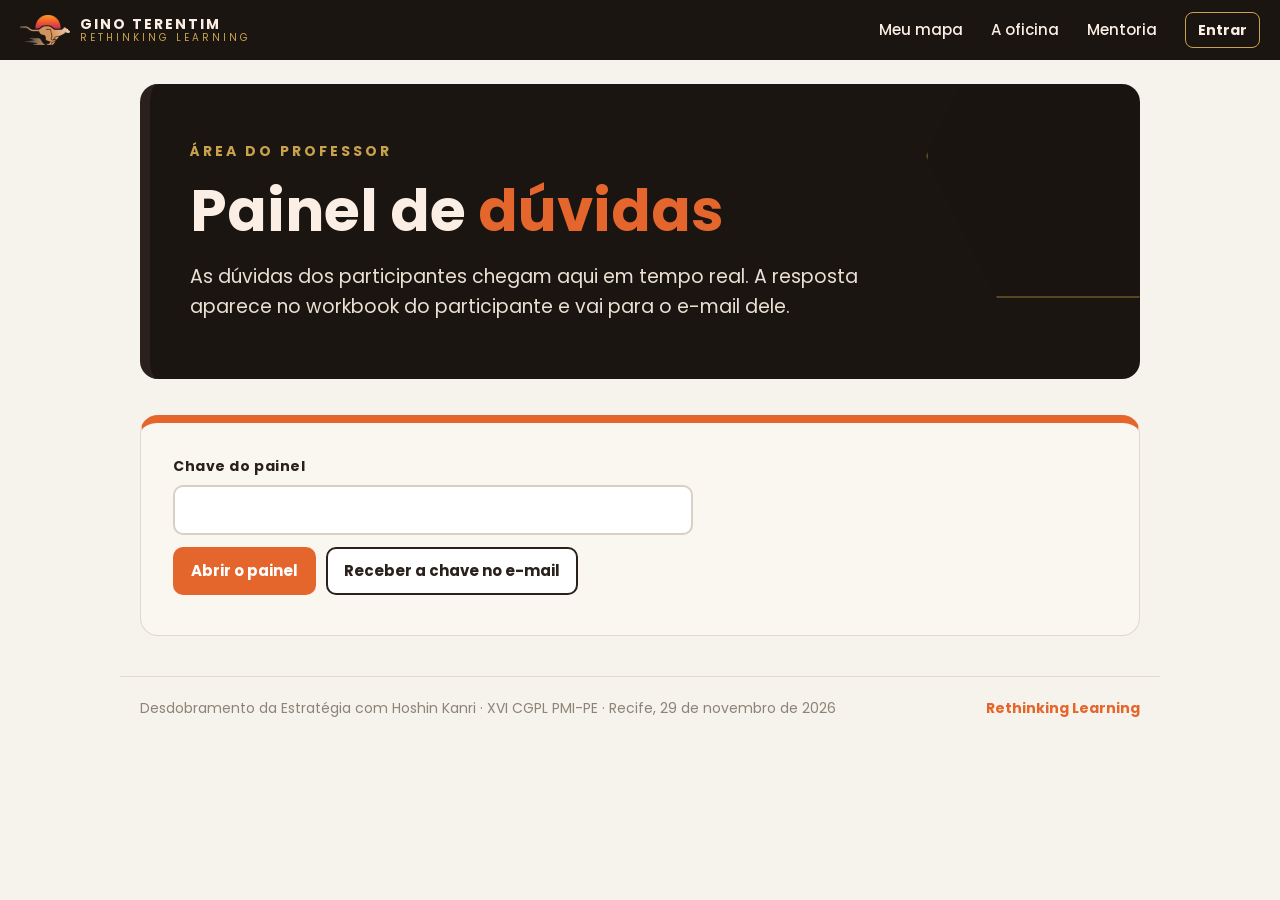
<file: docs/painel.html>
<!doctype html>
<html lang="pt-BR"><head><meta charset="utf-8"><meta name="viewport" content="width=device-width,initial-scale=1">
<title>Painel de dúvidas · Matriz X</title><meta name="robots" content="noindex">
<style>@font-face{font-family:Poppins;font-weight:400;src:url(fonts/Poppins-Regular.ttf) format('truetype');font-display:swap}@font-face{font-family:Poppins;font-weight:500;src:url(fonts/Poppins-Medium.ttf) format('truetype');font-display:swap}@font-face{font-family:Poppins;font-weight:700;src:url(fonts/Poppins-Bold.ttf) format('truetype');font-display:swap}:root{--lar:#E5662C;--tinta:#2A211C;--corpo:#5A5045;--linha:#E2D9CD;--fraco:#8D8377;--claro:#F6F2EC;--papel:#FAF7F1;--escuro:#1B1512;--ouro:#C9A24D;--tom:#E5662C}
*{box-sizing:border-box}
html{scroll-behavior:smooth}
body{margin:0;font-family:Poppins,system-ui,sans-serif;font-size:17px;line-height:1.6;color:var(--corpo);background:var(--claro)}
a{color:var(--lar)}
h1,h2,h3{color:var(--tinta);line-height:1.2;margin:0 0 .5em}
h1 em,h2 em{font-style:normal;color:var(--lar)}
main{max-width:1040px;margin:0 auto;padding:0 20px 40px}
.topo{position:sticky;top:0;z-index:20;display:flex;align-items:center;gap:16px;flex-wrap:wrap;padding:10px 20px;background:var(--escuro);color:#FBEEE5}
.marca{display:flex;align-items:center;gap:10px;text-decoration:none;color:#FBEEE5}
.marca img{height:30px;width:auto}
.marca span{display:flex;flex-direction:column;line-height:1.15}
.marca b{font-size:14px;letter-spacing:2px}
.marca i{font-style:normal;font-size:10px;letter-spacing:3px;color:var(--ouro)}
.nav{margin-left:auto;display:flex;gap:4px;flex-wrap:wrap}
.nav a{color:#FBEEE5;text-decoration:none;font-size:15px;font-weight:500;padding:8px 12px;border-radius:8px}
.nav a:hover,.nav a.ativo{background:var(--lar);color:#fff}
.selo-prof{margin-left:auto;background:var(--lar);color:#fff;font-weight:700;font-size:13px;letter-spacing:2px;padding:6px 12px;border-radius:6px}
.capa{margin:24px 0 0;padding:56px 40px;border-radius:18px;background:var(--escuro);color:#EADFD3;position:relative;overflow:hidden;border-left:10px solid var(--tom)}
.capa:after{content:"";position:absolute;right:-70px;top:-70px;width:280px;height:280px;border:2px solid var(--ouro);opacity:.35;clip-path:polygon(25% 0,75% 0,100% 50%,75% 100%,25% 100%,0 50%);background:transparent;outline:2px solid var(--ouro)}
.capa__k{font-size:14px;font-weight:700;letter-spacing:3px;color:var(--ouro);margin:0 0 14px}
.capa h1{color:#FBEEE5;font-size:clamp(34px,6vw,58px);margin:0 0 16px}
.capa__l{font-size:19px;max-width:720px;margin:0}
.bloco{margin:36px 0 0;padding:32px;background:var(--papel);border:1px solid var(--linha);border-radius:18px;border-top:8px solid var(--tom)}
.bloco--abre{border-top-color:var(--lar)}
.eyebrow{display:flex;align-items:center;gap:14px;color:var(--tom);font-weight:700;font-size:15px;letter-spacing:2.5px;margin-bottom:10px}
.eyebrow i{flex:1;height:2px;background:var(--tom);opacity:.5}
.bloco h2{font-size:clamp(26px,4vw,36px)}
.bloco h3{font-size:22px;margin-top:1.2em}
.pergunta{font-size:21px;font-weight:500;color:var(--tinta);border-left:5px solid var(--tom);padding:6px 0 6px 16px;margin:14px 0}
.pergunta--at{font-size:19px;background:#fff;border-radius:0 10px 10px 0;padding:12px 16px}
.capaz{background:#fff;border:1px solid var(--linha);border-radius:12px;padding:16px 20px;margin:16px 0}
.capaz b{color:var(--tinta)}
.capaz ol{margin:8px 0 0;padding-left:22px}
.conceito{background:#fff;border:1px solid var(--linha);border-radius:14px;padding:22px 24px;margin:20px 0}
.conceito h3{margin-top:0}
.fonte{font-size:15px;color:var(--fraco);margin:10px 0 0}
.regua{background:#B04A1C;color:#FDEFE6;border-radius:14px;padding:24px;margin:20px 0}
.regua h3{color:#fff;margin-top:0}
.regua__q{font-size:22px;font-weight:700;color:#fff}
.regua .cards3>div{background:rgba(255,255,255,.12);border:0;color:#FDEFE6}
.regua .cards3 b{color:#fff}
.regua .tabela--ler{background:#fff;color:var(--corpo)}
.cards3{display:grid;grid-template-columns:repeat(auto-fit,minmax(230px,1fr));gap:14px;margin:14px 0}
.cards3>div{background:var(--papel);border:1px solid var(--linha);border-radius:12px;padding:16px 18px}
.cards3 b{display:block;color:var(--tinta);font-size:18px;margin-bottom:4px}
.cards3 p{margin:0}
.cards3 i{display:block;margin-top:8px;color:var(--fraco)}
.cards2{display:grid;grid-template-columns:repeat(auto-fit,minmax(260px,1fr));gap:16px;margin:24px 0 8px}
.cartao{display:flex;flex-direction:column;gap:6px;padding:22px;border-radius:14px;background:var(--tom);color:#fff;text-decoration:none}
.cartao span{font-size:13px;font-weight:700;letter-spacing:2px;opacity:.85}
.cartao b{font-size:22px;line-height:1.2}
.cartao i{font-style:normal;opacity:.9}
.nota-pe{color:var(--fraco);font-size:15px}
.caminho{display:grid;grid-template-columns:repeat(5,1fr);gap:10px;margin:16px 0}
.caminho__p{display:flex;flex-direction:column;align-items:center;text-align:center;gap:4px;padding:14px 8px;border-radius:12px;background:#fff;border:2px solid var(--linha);text-decoration:none;color:var(--corpo)}
.caminho__g{font-size:11px;font-weight:700;letter-spacing:1.5px;color:var(--fraco);text-transform:uppercase;min-height:34px}
.caminho__n{width:52px;height:52px;border-radius:50%;display:grid;place-items:center;font-weight:700;font-size:22px;color:var(--tom);border:3px solid var(--tom);background:var(--claro)}
.caminho__p b{color:var(--tinta);font-size:15px;line-height:1.25}
.caminho__p small{font-size:13px}
.caminho__p em{font-style:normal;font-size:13px;font-weight:500;color:var(--tom)}
.caminho__p.feito .caminho__n,.caminho__p.aqui .caminho__n{background:var(--tom);color:#fff}
.caminho__p.aqui{border-color:var(--lar);box-shadow:0 0 0 3px rgba(229,102,44,.25)}
.indice{list-style:none;padding:0;margin:10px 0;display:grid;gap:8px}
.indice li{display:flex;flex-wrap:wrap;gap:6px 16px;align-items:baseline;background:#fff;border-left:6px solid var(--tom);border-radius:0 10px 10px 0;padding:10px 14px}
.indice a{color:var(--tinta);text-decoration:none;font-weight:500}
.indice a b{color:var(--tom)}
.indice span{color:var(--fraco);font-size:15px}
.atividade{background:#fff;border:2px solid var(--tom);border-radius:16px;padding:24px;margin:24px 0}
.atividade__cab{display:flex;gap:10px;flex-wrap:wrap;margin-bottom:10px}
.selo{display:inline-block;background:var(--tom);color:#fff;font-weight:700;font-size:13px;letter-spacing:1.5px;padding:6px 12px;border-radius:999px;text-decoration:none}
.selo--miro{background:#fff;color:var(--tom);border:2px solid var(--tom)}
.atividade h3{margin-top:4px;font-size:24px}
.passos{padding-left:0;list-style:none;counter-reset:p;margin:14px 0}
.passos li{counter-increment:p;position:relative;padding:8px 0 8px 48px;border-bottom:1px solid var(--linha)}
.passos li:before{content:counter(p);position:absolute;left:0;top:7px;width:32px;height:32px;border-radius:50%;background:var(--tom);color:#fff;font-weight:700;display:grid;place-items:center}
.passos li i{font-style:normal;font-weight:700;color:var(--tom);white-space:nowrap}
.meta{display:grid;grid-template-columns:repeat(auto-fit,minmax(200px,1fr));gap:10px;margin:14px 0}
.meta div{background:var(--papel);border-radius:10px;padding:10px 14px}
.meta span{display:block;font-size:12px;font-weight:700;letter-spacing:1.5px;text-transform:uppercase;color:var(--fraco)}
.meta b{font-weight:500;color:var(--tinta);font-size:16px}
.exemplo{background:#FBEFE4;border-radius:12px;padding:14px 18px;margin:14px 0}
.exemplo>span{font-size:12px;font-weight:700;letter-spacing:1.5px;color:var(--lar)}
.exemplo p{margin:6px 0}
.registro{border:2px dashed var(--tom);border-radius:14px;padding:18px;margin:18px 0 6px;background:var(--papel)}
.registro__t{font-size:13px;font-weight:700;letter-spacing:2px;color:var(--tom)}
.campo{margin:14px 0 0}
.campo label{display:block;color:var(--tinta);margin-bottom:4px}
.dica{margin:0 0 6px;font-size:15px;color:var(--fraco)}
textarea,input[type=text],select{width:100%;font:inherit;font-size:16px;color:var(--tinta);background:#fff;border:1.5px solid #CFC4B5;border-radius:10px;padding:10px 12px}
textarea{resize:vertical;min-height:52px}
textarea:focus,input:focus,select:focus{outline:3px solid rgba(229,102,44,.35);border-color:var(--lar)}
.espelho__v{background:#fff;border:1.5px solid var(--linha);border-radius:10px;padding:10px 12px;color:var(--tinta);white-space:pre-wrap}
.notas{display:grid;grid-template-columns:repeat(auto-fit,minmax(130px,1fr));gap:10px}
.banco{margin:4px 0 8px}
.lacunas,.associar{padding-left:22px;margin:8px 0 12px}
.lacunas li,.associar li{margin:8px 0}
.lacuna{width:74px!important;display:inline-block;text-align:center;font-weight:700}
.associar li{display:grid;grid-template-columns:1fr minmax(200px,260px);gap:12px;align-items:center}
.certo{border-color:#3F7D4E!important;background:#E9F4EA!important}
.errado{border-color:#B8432F!important;background:#FBE9E5!important}
.tabela-w{overflow-x:auto;margin:10px 0}
.tabela{width:100%;border-collapse:collapse;font-size:16px}
.tabela th{background:var(--tinta);color:#FBEEE5;text-align:left;padding:10px 12px;font-size:14px;letter-spacing:.5px}
.tabela td{border:1px solid var(--linha);padding:8px 10px;vertical-align:top;background:#fff;min-width:190px}
.tabela--ler td{padding:10px 12px}
.tabela td textarea,.tabela td select{border-color:var(--linha)}
.mapa{position:relative;margin:16px 0 0;height:480px;background:#fff;border:1.5px solid var(--linha);border-radius:12px;overflow:hidden}
.mapa:before{content:"";position:absolute;left:50%;top:0;bottom:0;border-left:2px dashed var(--linha)}
.mapa:after{content:"";position:absolute;top:50%;left:0;right:0;border-top:2px dashed var(--linha)}
.mapa__q{position:absolute;font-size:12px;font-weight:700;letter-spacing:1px;color:var(--fraco);text-transform:uppercase;padding:8px 10px;z-index:1}
.mapa__n{position:absolute;z-index:2;max-width:42%;font-size:14px;line-height:1.25;font-weight:500;color:var(--tinta);padding:6px 9px;border-radius:6px;box-shadow:0 1px 0 rgba(0,0,0,.15)}
.pontos{margin:14px 0 0;background:var(--papel);border-radius:12px;padding:12px 16px}
.pontos summary{cursor:pointer;font-weight:700;color:var(--tinta)}
.btn{display:inline-block;font:inherit;font-size:15px;font-weight:700;border-radius:10px;padding:10px 16px;cursor:pointer;text-decoration:none;border:2px solid transparent}
.btn--sec{background:#fff;color:var(--tinta);border-color:var(--tinta)}
.btn--mentor{background:var(--tinta);color:#fff}
.mentor{margin:14px 0 0}
.barra{display:flex;flex-wrap:wrap;gap:10px;align-items:center;margin:18px 0 0}
.barra__s{flex:1;min-width:220px;color:var(--fraco);font-size:15px}
.prof{margin:16px 0 0;background:#2A211C;color:#EADFD3;border-radius:12px;padding:16px 20px}
.prof>span{font-size:12px;font-weight:700;letter-spacing:2px;color:var(--ouro)}
.prof__resp{background:rgba(255,255,255,.08);border-radius:10px;padding:10px 14px;margin-top:10px}
.prof__resp b{color:#fff;display:block}
.rodape{max-width:1040px;margin:0 auto;padding:20px;display:flex;justify-content:space-between;gap:12px;flex-wrap:wrap;font-size:14px;color:var(--fraco);border-top:1px solid var(--linha)}
.rodape span:last-child{color:var(--lar);font-weight:700}
@media(max-width:760px){
 body{font-size:16px}.bloco{padding:20px}.capa{padding:36px 22px}
 .caminho{grid-template-columns:1fr 1fr}.caminho__g{min-height:0}
 .associar li{grid-template-columns:1fr}
 .tabela[data-tabela] thead{display:none}
 .tabela[data-tabela] tr{display:block;margin-bottom:14px;border:1px solid var(--linha);border-radius:10px;overflow:hidden}
 .tabela[data-tabela] td{display:block;border:0;border-bottom:1px solid var(--linha)}
 .tabela[data-tabela] td:before{content:attr(data-th);display:block;font-size:12px;font-weight:700;letter-spacing:1px;color:var(--fraco);text-transform:uppercase;margin-bottom:4px}
 .mapa{height:420px}
}
@media print{
 .topo,.barra,.mentor,.btn{display:none!important}
 body{background:#fff;font-size:12pt}.bloco,.atividade,.conceito{break-inside:avoid-page;box-shadow:none}
 .bloco{break-inside:auto}.capa{background:#fff;color:#000;border:2px solid #000}.capa h1{color:#000}.capa__k{color:#000}
 textarea,input,select{border:1px solid #999}
 details.pontos{display:block}
}

/* ===== camada 2026-11 · mapa de navegação, conta e capas com foto ===== */
.btn{background:var(--lar);color:#fff}
.btn--sec{background:#fff;color:var(--tinta);border-color:var(--tinta)}
.btn--mentor{background:var(--tinta);color:#fff}
.btn--grande{font-size:17px;padding:14px 22px;margin-top:18px;width:100%}
.btn:hover{filter:brightness(1.06)}
.disco{flex:none;display:inline-grid;place-items:center;width:54px;height:54px;border-radius:50%;background:var(--tom)}
.disco svg{display:block}
.capa--foto{background-color:var(--escuro);background-image:var(--foto,none);background-position:right center;background-size:cover;background-repeat:no-repeat;min-height:380px;display:flex;flex-direction:column;justify-content:flex-end}
.capa--foto .capa__l,.capa--foto h1,.capa--foto .capa__k{max-width:640px;position:relative;z-index:1}
.capa--foto:after{opacity:.22}
.conta{display:flex;align-items:center;gap:10px;font-size:14px;color:#FBEEE5}
.conta a{color:#FBEEE5;font-weight:700;text-decoration:none;border:1.5px solid var(--ouro);padding:6px 12px;border-radius:8px}
.conta span{font-weight:700}
.conta__sair{font:inherit;font-size:13px;background:transparent;color:var(--ouro);border:1.5px solid var(--ouro);border-radius:8px;padding:5px 10px;cursor:pointer}
.aviso-conta{margin:16px 0 0;padding:14px 18px;border-radius:12px;background:#FFF4EC;border-left:6px solid var(--lar);color:var(--tinta)}
.aviso-conta .btn{margin-left:8px;padding:6px 14px}
.barra__s--ok{color:#4B6A41;font-weight:500}
.barra__s--ok:before{content:"";display:inline-block;width:9px;height:9px;border-radius:50%;background:#5E7D52;margin-right:8px;vertical-align:1px}
/* entrada */
.entrada{margin:28px 0 0;display:grid;grid-template-columns:minmax(0,1.05fr) minmax(0,1fr);gap:28px;align-items:start}
.entrada[hidden]{display:none}
.entrada__f{padding:32px;background:var(--papel);border:1px solid var(--linha);border-top:8px solid var(--lar);border-radius:18px}
.entrada__f h2{font-size:clamp(26px,4vw,34px)}
.entrada__f label{display:block;margin:16px 0 6px;color:var(--tinta)}
.entrada__f input{font-size:18px;padding:12px 14px}
.entrada__f input[name=codigo]{letter-spacing:10px;max-width:200px}
.entrada__aviso{min-height:1.6em;margin:12px 0 0;color:var(--corpo);font-weight:500}
.entrada__aviso--erro{color:#A33B12}
.entrada__passos{list-style:none;margin:0;padding:12px 0 0;display:flex;flex-direction:column;gap:22px;position:relative}
.entrada__passos:before{content:"";position:absolute;left:26px;top:40px;bottom:40px;border-left:2.5px dashed var(--ouro)}
.entrada__passos li{display:flex;gap:18px;align-items:flex-start;position:relative}
.entrada__passos b{display:block;color:var(--tinta);font-size:19px;margin-top:6px}
.entrada__passos p{margin:2px 0 0}
/* mapa do curso */
.mapa-curso{margin:36px 0 0;padding:36px 32px 32px;border-radius:18px;border:1px solid var(--linha);position:relative;overflow:hidden;
  background:var(--papel) url("data:image/svg+xml,%3Csvg%20xmlns%3D%22http%3A//www.w3.org/2000/svg%22%20width%3D%221000%22%20height%3D%22560%22%20viewBox%3D%220%200%201000%20560%22%3E%3Cg%20fill%3D%22none%22%20stroke%3D%22%23C9A24D%22%20stroke-opacity%3D%22.28%22%20stroke-width%3D%221.1%22%3E%3Cpath%20d%3D%22M219.3%2C150.0%20L220.1%2C152.6%20L220.0%2C155.2%20L219.1%2C157.8%20L217.5%2C160.1%20L215.2%2C162.2%20L212.6%2C163.9%20L209.8%2C165.5%20L207.0%2C166.8%20L204.3%2C168.0%20L201.7%2C169.2%20L199.2%2C170.3%20L196.7%2C171.4%20L194.1%2C172.4%20L191.4%2C173.3%20L188.6%2C173.9%20L185.8%2C174.3%20L182.9%2C174.4%20L180.0%2C174.2%20L177.2%2C173.9%20L174.4%2C173.5%20L171.6%2C173.1%20L168.8%2C172.7%20L165.9%2C172.4%20L162.8%2C172.1%20L159.6%2C171.6%20L156.3%2C171.0%20L153.0%2C170.0%20L150.1%2C168.6%20L147.6%2C166.8%20L145.8%2C164.6%20L144.7%2C162.2%20L144.4%2C159.6%20L144.7%2C157.0%20L145.5%2C154.5%20L146.5%2C152.2%20L147.6%2C150.0%20L148.5%2C148.0%20L149.1%2C146.0%20L149.5%2C143.9%20L149.7%2C141.8%20L149.9%2C139.6%20L150.3%2C137.3%20L151.0%2C135.0%20L152.2%2C132.7%20L153.9%2C130.7%20L156.1%2C128.9%20L158.6%2C127.4%20L161.5%2C126.3%20L164.5%2C125.4%20L167.6%2C124.7%20L170.7%2C124.3%20L173.8%2C123.9%20L176.9%2C123.6%20L180.0%2C123.4%20L183.1%2C123.4%20L186.3%2C123.6%20L189.3%2C124.2%20L192.2%2C125.2%20L194.8%2C126.5%20L197.0%2C128.1%20L198.9%2C130.0%20L200.5%2C131.9%20L201.9%2C133.8%20L203.2%2C135.5%20L204.7%2C137.2%20L206.4%2C138.7%20L208.5%2C140.2%20L210.8%2C141.7%20L213.3%2C143.4%20L215.7%2C145.3%20L217.8%2C147.6%20L219.3%2C150.0Z%22/%3E%3Cpath%20d%3D%22M259.8%2C150.0%20L260.6%2C155.2%20L259.7%2C160.4%20L257.2%2C165.3%20L253.4%2C169.8%20L248.8%2C173.7%20L243.6%2C177.2%20L238.4%2C180.3%20L233.2%2C183.1%20L228.3%2C185.8%20L223.4%2C188.4%20L218.6%2C190.9%20L213.7%2C193.3%20L208.5%2C195.3%20L203.1%2C197.0%20L197.4%2C198.1%20L191.6%2C198.7%20L185.8%2C198.7%20L180.0%2C198.3%20L174.4%2C197.8%20L168.8%2C197.2%20L163.1%2C196.6%20L157.3%2C196.2%20L151.2%2C195.8%20L144.7%2C195.2%20L138.1%2C194.3%20L131.5%2C192.8%20L125.3%2C190.5%20L120.0%2C187.3%20L115.7%2C183.3%20L112.9%2C178.7%20L111.5%2C173.7%20L111.4%2C168.5%20L112.3%2C163.4%20L113.8%2C158.6%20L115.5%2C154.2%20L116.9%2C150.0%20L117.8%2C146.0%20L118.1%2C141.9%20L118.1%2C137.7%20L118.0%2C133.3%20L118.1%2C128.6%20L118.8%2C123.8%20L120.5%2C119.1%20L123.2%2C114.7%20L127.0%2C110.8%20L131.7%2C107.4%20L137.1%2C104.6%20L143.0%2C102.5%20L149.0%2C100.8%20L155.1%2C99.4%20L161.3%2C98.3%20L167.5%2C97.3%20L173.7%2C96.6%20L180.0%2C96.3%20L186.3%2C96.4%20L192.6%2C97.2%20L198.5%2C98.8%20L204.0%2C101.1%20L208.9%2C104.1%20L213.1%2C107.5%20L216.6%2C111.2%20L219.7%2C114.9%20L222.7%2C118.4%20L225.8%2C121.6%20L229.3%2C124.4%20L233.5%2C127.1%20L238.3%2C129.9%20L243.5%2C132.9%20L248.7%2C136.4%20L253.5%2C140.4%20L257.4%2C145.0%20L259.8%2C150.0Z%22/%3E%3Cpath%20d%3D%22M300.5%2C150.0%20L300.5%2C157.8%20L298.0%2C165.4%20L293.4%2C172.5%20L287.4%2C179.0%20L280.5%2C184.7%20L273.2%2C189.9%20L266.0%2C194.6%20L259.1%2C199.1%20L252.3%2C203.5%20L245.5%2C207.8%20L238.5%2C211.9%20L231.1%2C215.6%20L223.2%2C218.7%20L214.9%2C221.0%20L206.2%2C222.4%20L197.4%2C223.0%20L188.6%2C223.0%20L180.0%2C222.5%20L171.5%2C222.0%20L163.0%2C221.5%20L154.3%2C221.2%20L145.2%2C220.9%20L135.6%2C220.5%20L125.7%2C219.7%20L115.7%2C218.0%20L106.1%2C215.3%20L97.5%2C211.1%20L90.3%2C205.7%20L85.1%2C199.2%20L82.0%2C191.9%20L80.9%2C184.2%20L81.3%2C176.6%20L82.8%2C169.3%20L84.6%2C162.5%20L86.1%2C156.1%20L87.0%2C150.0%20L86.9%2C144.0%20L86.2%2C137.8%20L85.2%2C131.2%20L84.5%2C124.2%20L84.5%2C117.0%20L85.9%2C109.8%20L89.0%2C102.8%20L93.7%2C96.3%20L99.9%2C90.7%20L107.4%2C85.9%20L115.7%2C81.9%20L124.4%2C78.7%20L133.4%2C76.0%20L142.5%2C73.8%20L151.7%2C71.8%20L161.0%2C70.2%20L170.4%2C69.1%20L180.0%2C68.7%20L189.5%2C69.3%20L198.8%2C71.1%20L207.5%2C74.0%20L215.3%2C78.1%20L222.2%2C82.9%20L228.1%2C88.3%20L233.3%2C93.6%20L238.0%2C98.8%20L242.9%2C103.4%20L248.4%2C107.5%20L254.7%2C111.2%20L262.0%2C114.9%20L270.1%2C118.9%20L278.4%2C123.5%20L286.3%2C128.9%20L293.1%2C135.2%20L298.0%2C142.4%20L300.5%2C150.0Z%22/%3E%3Cpath%20d%3D%22M340.1%2C150.0%20L338.5%2C160.3%20L334.0%2C170.1%20L327.4%2C179.2%20L319.3%2C187.6%20L310.6%2C195.1%20L301.8%2C202.1%20L293.2%2C208.7%20L284.9%2C215.2%20L276.6%2C221.5%20L268.0%2C227.6%20L258.8%2C233.3%20L248.8%2C238.2%20L238.0%2C242.2%20L226.7%2C245.0%20L215.0%2C246.6%20L203.2%2C247.3%20L191.5%2C247.4%20L180.0%2C247.2%20L168.5%2C247.0%20L156.9%2C247.0%20L144.9%2C247.2%20L132.2%2C247.2%20L119.0%2C246.8%20L105.6%2C245.4%20L92.5%2C242.5%20L80.4%2C237.9%20L70.0%2C231.5%20L62.0%2C223.4%20L56.6%2C214.0%20L53.8%2C204.0%20L53.2%2C193.8%20L54.1%2C183.9%20L55.7%2C174.7%20L57.0%2C166.1%20L57.5%2C157.9%20L56.8%2C150.0%20L55.1%2C141.9%20L52.8%2C133.4%20L50.6%2C124.3%20L49.3%2C114.8%20L49.7%2C105.0%20L52.2%2C95.3%20L57.0%2C86.2%20L64.1%2C77.9%20L72.9%2C70.7%20L83.2%2C64.5%20L94.3%2C59.3%20L105.9%2C54.9%20L117.7%2C51.0%20L129.7%2C47.6%20L141.9%2C44.7%20L154.4%2C42.4%20L167.1%2C41.1%20L180.0%2C41.0%20L192.7%2C42.5%20L204.8%2C45.6%20L216.1%2C50.3%20L226.0%2C56.3%20L234.7%2C63.1%20L242.3%2C70.1%20L249.2%2C76.8%20L256.1%2C82.8%20L263.5%2C88.1%20L272.0%2C92.8%20L281.8%2C97.2%20L292.7%2C101.8%20L304.2%2C107.1%20L315.5%2C113.5%20L325.5%2C121.1%20L333.4%2C130.0%20L338.4%2C139.7%20L340.1%2C150.0Z%22/%3E%3Cpath%20d%3D%22M377.7%2C150.0%20L374.0%2C162.6%20L367.4%2C174.5%20L358.9%2C185.5%20L349.3%2C195.6%20L339.4%2C205.1%20L329.8%2C214.0%20L320.4%2C222.8%20L311.0%2C231.4%20L301.3%2C239.8%20L290.8%2C247.8%20L279.2%2C254.9%20L266.5%2C261.0%20L252.8%2C265.6%20L238.4%2C268.8%20L223.7%2C270.7%20L209.0%2C271.7%20L194.4%2C272.3%20L180.0%2C272.7%20L165.4%2C273.3%20L150.4%2C274.2%20L134.8%2C275.0%20L118.4%2C275.4%20L101.6%2C274.6%20L84.9%2C272.0%20L69.1%2C267.3%20L55.1%2C260.2%20L43.8%2C250.9%20L35.6%2C239.8%20L30.6%2C227.5%20L28.4%2C214.8%20L28.3%2C202.4%20L29.2%2C190.7%20L30.1%2C179.8%20L30.0%2C169.6%20L28.5%2C159.8%20L25.5%2C150.0%20L21.6%2C139.7%20L17.5%2C128.8%20L14.3%2C117.1%20L12.9%2C105.0%20L14.1%2C92.7%20L18.2%2C80.8%20L25.3%2C69.7%20L34.9%2C59.8%20L46.4%2C51.0%20L59.3%2C43.5%20L73.0%2C36.8%20L87.2%2C30.9%20L101.7%2C25.6%20L116.6%2C20.9%20L131.9%2C16.9%20L147.7%2C14.1%20L163.8%2C12.9%20L180.0%2C13.5%20L195.8%2C16.4%20L210.6%2C21.3%20L224.1%2C28.0%20L236.1%2C35.9%20L246.6%2C44.3%20L256.0%2C52.5%20L265.1%2C60.0%20L274.7%2C66.4%20L285.3%2C72.0%20L297.5%2C77.0%20L311.2%2C82.0%20L325.8%2C87.6%20L340.5%2C94.5%20L354.2%2C103.0%20L365.5%2C113.2%20L373.5%2C124.7%20L377.6%2C137.2%20L377.7%2C150.0Z%22/%3E%3Cpath%20d%3D%22M412.5%2C150.0%20L406.7%2C164.7%20L398.2%2C178.5%20L388.3%2C191.3%20L377.9%2C203.3%20L367.6%2C214.8%20L357.6%2C226.0%20L347.7%2C237.0%20L337.4%2C247.9%20L326.2%2C258.3%20L313.7%2C268.0%20L299.6%2C276.5%20L284.0%2C283.4%20L267.3%2C288.7%20L249.9%2C292.4%20L232.4%2C294.8%20L214.9%2C296.5%20L197.5%2C298.0%20L180.0%2C299.6%20L162.1%2C301.5%20L143.5%2C303.5%20L124.0%2C304.9%20L103.8%2C305.2%20L83.4%2C303.4%20L63.8%2C299.1%20L46.0%2C291.8%20L30.9%2C281.6%20L19.3%2C269.0%20L11.5%2C254.7%20L7.2%2C239.6%20L5.5%2C224.6%20L5.4%2C210.3%20L5.5%2C197.0%20L4.7%2C184.8%20L2.3%2C173.2%20L-1.9%2C161.8%20L-7.6%2C150.0%20L-13.9%2C137.4%20L-19.5%2C123.9%20L-23.2%2C109.7%20L-24.0%2C95.0%20L-21.4%2C80.4%20L-15.2%2C66.5%20L-5.8%2C53.7%20L6.4%2C42.1%20L20.4%2C31.8%20L35.7%2C22.6%20L51.7%2C14.3%20L68.2%2C6.6%20L85.4%2C-0.3%20L103.1%2C-6.4%20L121.7%2C-11.3%20L140.9%2C-14.3%20L160.5%2C-15.0%20L180.0%2C-13.1%20L198.7%2C-8.6%20L216.1%2C-1.7%20L231.7%2C7.0%20L245.6%2C16.5%20L258.0%2C26.0%20L269.8%2C34.8%20L281.6%2C42.5%20L294.6%2C48.9%20L309.1%2C54.3%20L325.5%2C59.6%20L343.2%2C65.4%20L361.4%2C72.4%20L378.7%2C81.4%20L393.8%2C92.4%20L405.3%2C105.3%20L412.4%2C119.7%20L414.7%2C134.8%20L412.5%2C150.0Z%22/%3E%3Cpath%20d%3D%22M444.4%2C150.0%20L436.6%2C166.6%20L426.8%2C182.2%20L416.2%2C196.9%20L405.7%2C210.9%20L395.6%2C224.5%20L385.7%2C238.0%20L375.4%2C251.4%20L364.2%2C264.5%20L351.3%2C276.9%20L336.4%2C288.1%20L319.6%2C297.7%20L301.1%2C305.4%20L281.5%2C311.3%20L261.4%2C315.7%20L241.2%2C319.1%20L221.0%2C322.1%20L200.7%2C325.1%20L180.0%2C328.5%20L158.5%2C331.9%20L136.0%2C334.9%20L112.5%2C336.6%20L88.5%2C336.2%20L65.0%2C332.7%20L43.0%2C325.8%20L23.8%2C315.3%20L8.3%2C301.6%20L-2.9%2C285.5%20L-10.1%2C268.1%20L-13.8%2C250.5%20L-15.4%2C233.6%20L-16.4%2C217.8%20L-18.1%2C203.4%20L-21.5%2C190.0%20L-27.1%2C177.1%20L-34.6%2C163.9%20L-43.1%2C150.0%20L-51.3%2C135.0%20L-57.8%2C118.9%20L-61.3%2C102.1%20L-60.9%2C85.1%20L-56.3%2C68.4%20L-47.7%2C52.6%20L-35.8%2C38.1%20L-21.3%2C24.9%20L-5.2%2C12.8%20L12.1%2C1.8%20L30.1%2C-8.5%20L49.0%2C-18.1%20L68.7%2C-26.8%20L89.5%2C-34.1%20L111.5%2C-39.5%20L134.2%2C-42.2%20L157.3%2C-42.0%20L180.0%2C-38.4%20L201.5%2C-31.9%20L221.2%2C-23.1%20L238.9%2C-12.9%20L254.8%2C-2.3%20L269.6%2C7.7%20L284.2%2C16.4%20L299.6%2C23.5%20L316.6%2C29.4%20L335.6%2C34.8%20L356.3%2C40.4%20L377.9%2C47.4%20L398.9%2C56.4%20L417.9%2C67.8%20L433.2%2C81.7%20L443.8%2C97.6%20L448.9%2C114.9%20L448.9%2C132.6%20L444.4%2C150.0Z%22/%3E%3Cpath%20d%3D%22M916.5%2C420.0%20L915.4%2C422.3%20L914.1%2C424.5%20L912.8%2C426.5%20L911.6%2C428.5%20L910.5%2C430.5%20L909.3%2C432.5%20L907.9%2C434.5%20L906.4%2C436.4%20L904.5%2C438.1%20L902.3%2C439.7%20L899.9%2C441.0%20L897.2%2C442.1%20L894.4%2C442.9%20L891.6%2C443.6%20L888.8%2C444.3%20L885.9%2C444.9%20L883.0%2C445.6%20L880.0%2C446.3%20L876.8%2C446.9%20L873.5%2C447.4%20L870.0%2C447.6%20L866.6%2C447.3%20L863.3%2C446.5%20L860.4%2C445.2%20L857.9%2C443.3%20L856.1%2C441.1%20L854.8%2C438.7%20L854.0%2C436.2%20L853.5%2C433.7%20L853.2%2C431.5%20L852.8%2C429.4%20L852.2%2C427.5%20L851.2%2C425.7%20L850.0%2C423.9%20L848.7%2C422.0%20L847.3%2C420.0%20L846.1%2C417.8%20L845.3%2C415.5%20L845.1%2C413.1%20L845.4%2C410.7%20L846.3%2C408.4%20L847.7%2C406.2%20L849.4%2C404.2%20L851.5%2C402.3%20L853.7%2C400.5%20L856.1%2C398.9%20L858.5%2C397.3%20L861.2%2C395.8%20L864.0%2C394.5%20L867.0%2C393.5%20L870.2%2C392.9%20L873.5%2C392.6%20L876.8%2C392.9%20L880.0%2C393.6%20L883.0%2C394.6%20L885.7%2C395.9%20L888.2%2C397.3%20L890.5%2C398.6%20L892.7%2C399.8%20L895.0%2C400.7%20L897.5%2C401.5%20L900.3%2C402.1%20L903.3%2C402.8%20L906.4%2C403.6%20L909.5%2C404.7%20L912.3%2C406.2%20L914.7%2C408.0%20L916.5%2C410.2%20L917.5%2C412.6%20L917.7%2C415.1%20L917.4%2C417.6%20L916.5%2C420.0Z%22/%3E%3Cpath%20d%3D%22M950.8%2C420.0%20L948.7%2C424.5%20L946.5%2C428.7%20L944.5%2C432.8%20L942.6%2C436.9%20L940.6%2C440.9%20L938.5%2C445.0%20L935.9%2C449.0%20L932.7%2C452.7%20L928.8%2C456.2%20L924.4%2C459.2%20L919.4%2C461.7%20L914.2%2C463.8%20L908.7%2C465.7%20L903.3%2C467.3%20L897.7%2C469.0%20L892.1%2C470.7%20L886.2%2C472.5%20L880.0%2C474.2%20L873.4%2C475.6%20L866.6%2C476.4%20L859.6%2C476.4%20L852.8%2C475.4%20L846.5%2C473.2%20L841.0%2C470.0%20L836.7%2C465.8%20L833.4%2C461.1%20L831.2%2C456.1%20L829.8%2C451.2%20L828.8%2C446.6%20L827.7%2C442.4%20L826.3%2C438.5%20L824.4%2C435.0%20L821.8%2C431.5%20L818.9%2C428.0%20L815.8%2C424.2%20L813.0%2C420.0%20L810.9%2C415.5%20L809.7%2C410.8%20L809.7%2C406.0%20L810.8%2C401.3%20L812.9%2C396.8%20L815.9%2C392.6%20L819.4%2C388.6%20L823.4%2C384.8%20L827.6%2C381.2%20L832.1%2C377.7%20L836.9%2C374.4%20L842.1%2C371.4%20L847.8%2C368.9%20L854.0%2C367.0%20L860.4%2C365.9%20L867.1%2C365.8%20L873.7%2C366.7%20L880.0%2C368.3%20L885.8%2C370.5%20L891.2%2C372.9%20L896.1%2C375.4%20L900.9%2C377.5%20L905.6%2C379.3%20L910.7%2C380.6%20L916.2%2C381.7%20L922.2%2C382.7%20L928.5%2C384.0%20L934.9%2C385.9%20L940.9%2C388.4%20L946.1%2C391.7%20L950.1%2C395.8%20L952.8%2C400.4%20L953.9%2C405.3%20L953.8%2C410.4%20L952.6%2C415.3%20L950.8%2C420.0Z%22/%3E%3Cpath%20d%3D%22M983.2%2C420.0%20L980.5%2C426.5%20L977.9%2C432.8%20L975.5%2C439.0%20L973.2%2C445.1%20L970.7%2C451.3%20L967.6%2C457.5%20L963.7%2C463.4%20L958.7%2C468.9%20L952.8%2C473.9%20L946.0%2C478.2%20L938.6%2C482.0%20L930.9%2C485.3%20L923.0%2C488.4%20L915.1%2C491.4%20L907.0%2C494.5%20L898.5%2C497.8%20L889.6%2C500.9%20L880.0%2C503.8%20L869.9%2C505.9%20L859.4%2C506.7%20L848.9%2C506.1%20L838.9%2C503.6%20L830.0%2C499.5%20L822.5%2C493.8%20L816.6%2C487.1%20L812.3%2C479.7%20L809.3%2C472.4%20L807.1%2C465.3%20L805.1%2C458.9%20L802.7%2C453.1%20L799.5%2C447.8%20L795.5%2C442.8%20L790.9%2C437.7%20L785.9%2C432.3%20L781.2%2C426.4%20L777.3%2C420.0%20L774.7%2C413.2%20L773.7%2C406.1%20L774.4%2C399.0%20L776.7%2C392.2%20L780.3%2C385.6%20L784.8%2C379.3%20L789.9%2C373.3%20L795.5%2C367.5%20L801.5%2C361.9%20L808.0%2C356.5%20L815.1%2C351.4%20L823.0%2C346.9%20L831.7%2C343.3%20L841.1%2C340.9%20L851.0%2C339.8%20L861.0%2C340.1%20L870.8%2C341.7%20L880.0%2C344.3%20L888.6%2C347.5%20L896.5%2C350.7%20L904.0%2C353.7%20L911.4%2C356.0%20L919.2%2C357.8%20L927.5%2C359.0%20L936.6%2C360.2%20L946.1%2C361.6%20L955.9%2C363.8%20L965.3%2C367.0%20L973.7%2C371.4%20L980.6%2C377.0%20L985.4%2C383.6%20L988.1%2C390.9%20L988.8%2C398.4%20L987.9%2C405.9%20L985.8%2C413.1%20L983.2%2C420.0Z%22/%3E%3Cpath%20d%3D%22M1014.3%2C420.0%20L1011.4%2C428.5%20L1008.9%2C436.8%20L1006.6%2C445.1%20L1004.0%2C453.4%20L1000.8%2C461.7%20L996.6%2C469.9%20L991.1%2C477.6%20L984.2%2C484.7%20L976.0%2C491.1%20L967.0%2C496.8%20L957.4%2C501.9%20L947.5%2C506.6%20L937.5%2C511.3%20L927.3%2C516.2%20L916.6%2C521.2%20L905.3%2C526.3%20L893.1%2C531.0%20L880.0%2C534.9%20L866.1%2C537.3%20L852.0%2C537.6%20L838.2%2C535.6%20L825.4%2C531.2%20L814.2%2C524.5%20L805.0%2C516.2%20L798.0%2C506.8%20L792.7%2C497.1%20L788.7%2C487.6%20L785.2%2C478.9%20L781.5%2C471.1%20L777.0%2C464.1%20L771.4%2C457.5%20L764.9%2C451.0%20L757.8%2C444.2%20L750.9%2C436.9%20L744.9%2C428.8%20L740.5%2C420.0%20L738.0%2C410.8%20L737.8%2C401.4%20L739.7%2C392.2%20L743.4%2C383.2%20L748.4%2C374.5%20L754.2%2C366.2%20L760.7%2C358.1%20L767.7%2C350.2%20L775.4%2C342.5%20L783.9%2C335.1%20L793.4%2C328.4%20L804.1%2C322.6%20L816.0%2C318.3%20L828.7%2C315.7%20L842.0%2C314.9%20L855.2%2C315.9%20L868.0%2C318.4%20L880.0%2C321.7%20L891.2%2C325.4%20L901.7%2C328.7%20L912.0%2C331.5%20L922.6%2C333.3%20L933.8%2C334.5%20L945.9%2C335.5%20L958.8%2C336.6%20L972.1%2C338.7%20L985.2%2C342.1%20L997.1%2C347.2%20L1007.3%2C354.0%20L1014.9%2C362.3%20L1019.8%2C371.7%20L1021.9%2C381.7%20L1021.8%2C391.9%20L1020.0%2C401.7%20L1017.3%2C411.1%20L1014.3%2C420.0Z%22/%3E%3Cpath%20d%3D%22M1044.8%2C420.0%20L1042.3%2C430.5%20L1040.2%2C440.9%20L1037.9%2C451.3%20L1035.0%2C461.8%20L1030.9%2C472.1%20L1025.2%2C482.1%20L1017.8%2C491.5%20L1008.8%2C500.1%20L998.6%2C507.8%20L987.5%2C514.9%20L976.0%2C521.6%20L964.3%2C528.2%20L952.4%2C535.0%20L940.0%2C542.1%20L926.8%2C549.4%20L912.5%2C556.4%20L896.8%2C562.5%20L880.0%2C567.0%20L862.4%2C569.1%20L844.7%2C568.3%20L827.8%2C564.3%20L812.5%2C557.3%20L799.5%2C547.9%20L788.9%2C536.8%20L780.7%2C525.0%20L774.2%2C513.4%20L768.7%2C502.4%20L763.2%2C492.6%20L757.0%2C483.8%20L749.7%2C475.7%20L741.2%2C468.0%20L731.9%2C459.9%20L722.6%2C451.2%20L714.1%2C441.7%20L707.4%2C431.2%20L703.1%2C420.0%20L701.5%2C408.4%20L702.5%2C396.8%20L705.8%2C385.4%20L710.8%2C374.4%20L717.0%2C363.7%20L723.9%2C353.3%20L731.5%2C343.0%20L739.8%2C332.9%20L749.1%2C323.1%20L759.7%2C313.8%20L771.9%2C305.6%20L785.7%2C299.0%20L800.9%2C294.4%20L817.1%2C292.0%20L833.6%2C291.8%20L849.9%2C293.5%20L865.4%2C296.5%20L880.0%2C300.1%20L893.8%2C303.6%20L907.1%2C306.3%20L920.5%2C308.0%20L934.6%2C308.8%20L949.8%2C309.2%20L966.0%2C309.7%20L982.9%2C311.2%20L999.8%2C314.3%20L1015.6%2C319.5%20L1029.5%2C327.1%20L1040.6%2C336.7%20L1048.3%2C348.0%20L1052.6%2C360.4%20L1053.9%2C373.1%20L1052.9%2C385.7%20L1050.6%2C397.7%20L1047.6%2C409.1%20L1044.8%2C420.0Z%22/%3E%3Cpath%20d%3D%22M1075.6%2C420.0%20L1073.8%2C432.6%20L1072.0%2C445.1%20L1069.7%2C457.7%20L1066.1%2C470.2%20L1060.7%2C482.4%20L1053.2%2C494.1%20L1043.8%2C504.9%20L1032.7%2C514.9%20L1020.6%2C524.1%20L1007.8%2C532.8%20L994.8%2C541.4%20L981.6%2C550.3%20L967.9%2C559.7%20L953.4%2C569.4%20L937.5%2C579.0%20L920.0%2C587.8%20L900.7%2C595.0%20L880.0%2C599.4%20L858.7%2C600.5%20L837.7%2C597.7%20L818.1%2C591.2%20L800.7%2C581.4%20L786.1%2C569.2%20L774.2%2C555.8%20L764.6%2C542.1%20L756.4%2C529.1%20L748.6%2C517.3%20L740.3%2C506.8%20L730.9%2C497.3%20L720.1%2C488.4%20L708.4%2C479.3%20L696.4%2C469.5%20L685.2%2C458.7%20L675.9%2C446.7%20L669.3%2C433.7%20L665.7%2C420.0%20L665.4%2C406.1%20L667.8%2C392.3%20L672.5%2C378.8%20L678.6%2C365.7%20L685.7%2C352.9%20L693.5%2C340.2%20L702.1%2C327.7%20L711.7%2C315.4%20L722.9%2C303.6%20L735.9%2C292.8%20L751.1%2C283.6%20L768.2%2C276.6%20L786.9%2C272.1%20L806.4%2C270.2%20L826.0%2C270.7%20L845.0%2C272.8%20L863.0%2C275.9%20L880.0%2C279.0%20L896.4%2C281.4%20L912.7%2C282.6%20L929.7%2C282.7%20L947.8%2C282.0%20L967.2%2C281.4%20L987.7%2C281.8%20L1008.5%2C284.1%20L1028.5%2C288.9%20L1046.6%2C296.6%20L1061.7%2C307.1%20L1072.9%2C319.9%20L1080.1%2C334.4%20L1083.6%2C349.7%20L1084.1%2C365.0%20L1082.7%2C379.8%20L1080.3%2C393.8%20L1077.7%2C407.2%20L1075.6%2C420.0Z%22/%3E%3Cpath%20d%3D%22M1107.2%2C420.0%20L1106.2%2C434.7%20L1104.7%2C449.3%20L1101.8%2C464.0%20L1097.0%2C478.5%20L1089.8%2C492.5%20L1080.3%2C505.7%20L1068.8%2C517.9%20L1055.9%2C529.3%20L1042.3%2C540.2%20L1028.3%2C550.9%20L1014.2%2C561.9%20L999.7%2C573.6%20L984.4%2C585.8%20L967.5%2C598.2%20L948.7%2C610.0%20L927.6%2C620.1%20L904.5%2C627.5%20L880.0%2C631.1%20L855.2%2C630.3%20L831.2%2C625.0%20L809.2%2C615.6%20L790.1%2C603.0%20L773.9%2C588.5%20L760.5%2C573.3%20L749.1%2C558.5%20L738.5%2C545.0%20L727.6%2C532.9%20L715.7%2C522.1%20L702.4%2C512.1%20L687.9%2C502.2%20L673.0%2C491.5%20L658.7%2C479.7%20L646.4%2C466.4%20L636.9%2C451.8%20L631.0%2C436.1%20L628.8%2C420.0%20L629.9%2C403.8%20L633.7%2C387.8%20L639.5%2C372.3%20L646.4%2C357.0%20L654.1%2C342.0%20L662.6%2C327.0%20L672.2%2C312.2%20L683.5%2C297.8%20L696.9%2C284.4%20L712.9%2C272.5%20L731.4%2C262.8%20L752.1%2C255.8%20L774.1%2C251.8%20L796.7%2C250.6%20L819.0%2C251.4%20L840.4%2C253.5%20L860.6%2C255.9%20L880.0%2C257.5%20L899.1%2C257.9%20L918.8%2C256.9%20L939.7%2C254.9%20L962.2%2C252.8%20L986.1%2C251.5%20L1010.8%2C252.2%20L1035.1%2C255.9%20L1057.7%2C263.2%20L1077.2%2C273.9%20L1092.7%2C287.8%20L1103.6%2C304.0%20L1110.1%2C321.6%20L1112.9%2C339.6%20L1113.0%2C357.2%20L1111.7%2C374.0%20L1109.9%2C390.0%20L1108.4%2C405.2%20L1107.2%2C420.0Z%22/%3E%3Cpath%20d%3D%22M1140.2%2C420.0%20L1139.8%2C436.8%20L1138.0%2C453.7%20L1134.1%2C470.4%20L1127.6%2C486.7%20L1118.3%2C502.3%20L1106.6%2C516.9%20L1093.3%2C530.6%20L1078.9%2C543.6%20L1064.3%2C556.5%20L1049.5%2C569.6%20L1034.6%2C583.5%20L1018.9%2C598.2%20L1001.7%2C613.4%20L982.3%2C628.3%20L960.2%2C641.7%20L935.3%2C652.4%20L908.2%2C659.2%20L880.0%2C661.0%20L851.9%2C657.7%20L825.4%2C649.5%20L801.4%2C637.3%20L780.6%2C622.3%20L762.9%2C606.1%20L747.6%2C589.9%20L733.5%2C574.9%20L719.7%2C561.5%20L704.9%2C549.7%20L688.7%2C538.9%20L671.2%2C528.3%20L653.0%2C517.1%20L635.3%2C504.5%20L619.4%2C490.2%20L606.6%2C474.3%20L597.8%2C456.9%20L593.1%2C438.6%20L592.4%2C420.0%20L594.9%2C401.5%20L599.8%2C383.4%20L606.2%2C365.7%20L613.6%2C348.2%20L621.8%2C330.8%20L631.1%2C313.5%20L642.0%2C296.6%20L655.4%2C280.4%20L671.7%2C265.7%20L691.1%2C253.2%20L713.2%2C243.6%20L737.5%2C237.1%20L762.8%2C233.8%20L788.1%2C232.9%20L812.6%2C233.7%20L835.9%2C234.9%20L858.2%2C235.6%20L880.0%2C234.9%20L902.1%2C232.5%20L925.5%2C228.8%20L950.7%2C224.6%20L977.7%2C221.2%20L1006.0%2C219.8%20L1034.6%2C221.7%20L1061.8%2C227.6%20L1086.3%2C237.9%20L1106.6%2C252.2%20L1121.9%2C269.6%20L1132.3%2C289.1%20L1138.2%2C309.6%20L1140.7%2C329.9%20L1141.2%2C349.6%20L1140.7%2C368.3%20L1140.3%2C386.0%20L1140.2%2C403.1%20L1140.2%2C420.0Z%22/%3E%3Cpath%20d%3D%22M593.1%2C40.0%20L592.5%2C42.1%20L592.1%2C44.2%20L591.6%2C46.3%20L591.0%2C48.4%20L590.2%2C50.4%20L589.1%2C52.4%20L587.6%2C54.3%20L585.8%2C56.1%20L583.8%2C57.6%20L581.5%2C59.0%20L579.2%2C60.3%20L576.9%2C61.6%20L574.5%2C63.0%20L572.0%2C64.3%20L569.3%2C65.8%20L566.5%2C67.1%20L563.4%2C68.4%20L560.0%2C69.3%20L556.5%2C69.7%20L552.9%2C69.6%20L549.6%2C68.9%20L546.5%2C67.5%20L543.8%2C65.7%20L541.7%2C63.5%20L540.0%2C61.1%20L538.7%2C58.8%20L537.7%2C56.6%20L536.6%2C54.5%20L535.4%2C52.7%20L534.0%2C51.1%20L532.4%2C49.5%20L530.5%2C47.9%20L528.7%2C46.2%20L527.0%2C44.3%20L525.6%2C42.2%20L524.7%2C40.0%20L524.3%2C37.7%20L524.5%2C35.4%20L525.1%2C33.1%20L526.1%2C30.9%20L527.3%2C28.7%20L528.7%2C26.6%20L530.3%2C24.6%20L532.0%2C22.6%20L533.8%2C20.6%20L535.9%2C18.8%20L538.4%2C17.1%20L541.1%2C15.8%20L544.1%2C14.8%20L547.4%2C14.3%20L550.7%2C14.2%20L553.9%2C14.6%20L557.1%2C15.2%20L560.0%2C15.9%20L562.8%2C16.7%20L565.4%2C17.3%20L568.1%2C17.7%20L570.9%2C17.9%20L573.9%2C18.0%20L577.1%2C18.1%20L580.4%2C18.4%20L583.8%2C19.0%20L587.0%2C20.0%20L589.8%2C21.5%20L592.1%2C23.4%20L593.7%2C25.6%20L594.6%2C28.0%20L594.9%2C30.6%20L594.8%2C33.1%20L594.3%2C35.5%20L593.7%2C37.8%20L593.1%2C40.0Z%22/%3E%3Cpath%20d%3D%22M625.3%2C40.0%20L624.6%2C44.2%20L624.0%2C48.4%20L623.2%2C52.5%20L622.0%2C56.7%20L620.3%2C60.8%20L617.8%2C64.7%20L614.7%2C68.4%20L611.0%2C71.7%20L607.0%2C74.8%20L602.7%2C77.7%20L598.3%2C80.5%20L593.8%2C83.4%20L589.2%2C86.4%20L584.4%2C89.6%20L579.1%2C92.8%20L573.3%2C95.7%20L566.9%2C98.1%20L560.0%2C99.6%20L552.9%2C100.1%20L545.9%2C99.3%20L539.3%2C97.2%20L533.4%2C94.0%20L528.5%2C90.0%20L524.5%2C85.5%20L521.3%2C80.9%20L518.6%2C76.5%20L516.1%2C72.5%20L513.5%2C68.9%20L510.4%2C65.7%20L507.0%2C62.7%20L503.1%2C59.6%20L499.2%2C56.4%20L495.4%2C52.8%20L492.3%2C48.8%20L490.0%2C44.5%20L488.7%2C40.0%20L488.5%2C35.4%20L489.2%2C30.8%20L490.7%2C26.2%20L492.8%2C21.9%20L495.2%2C17.6%20L497.8%2C13.4%20L500.7%2C9.2%20L503.9%2C5.1%20L507.6%2C1.2%20L511.9%2C-2.4%20L517.0%2C-5.5%20L522.6%2C-7.9%20L528.8%2C-9.5%20L535.3%2C-10.2%20L541.9%2C-10.1%20L548.3%2C-9.3%20L554.3%2C-8.3%20L560.0%2C-7.2%20L565.5%2C-6.3%20L570.9%2C-5.7%20L576.5%2C-5.6%20L582.4%2C-5.7%20L588.8%2C-5.8%20L595.6%2C-5.7%20L602.5%2C-5.0%20L609.2%2C-3.5%20L615.3%2C-1.0%20L620.5%2C2.4%20L624.3%2C6.6%20L626.9%2C11.4%20L628.1%2C16.5%20L628.3%2C21.6%20L627.9%2C26.5%20L627.0%2C31.2%20L626.1%2C35.7%20L625.3%2C40.0Z%22/%3E%3Cpath%20d%3D%22M657.4%2C40.0%20L656.9%2C46.3%20L656.2%2C52.6%20L655.0%2C58.9%20L653.0%2C65.1%20L650.0%2C71.1%20L646.0%2C76.8%20L641.1%2C82.1%20L635.6%2C87.0%20L629.7%2C91.6%20L623.6%2C96.1%20L617.5%2C100.8%20L611.2%2C105.7%20L604.6%2C110.8%20L597.4%2C116.0%20L589.3%2C121.1%20L580.3%2C125.4%20L570.5%2C128.7%20L560.0%2C130.4%20L549.3%2C130.2%20L539.0%2C128.1%20L529.5%2C124.2%20L521.2%2C118.9%20L514.2%2C112.7%20L508.5%2C106.1%20L503.6%2C99.7%20L499.2%2C93.7%20L494.7%2C88.4%20L489.8%2C83.7%20L484.2%2C79.3%20L478.2%2C75.0%20L471.8%2C70.4%20L465.7%2C65.4%20L460.4%2C59.8%20L456.2%2C53.6%20L453.5%2C46.9%20L452.4%2C40.0%20L452.8%2C33.1%20L454.4%2C26.2%20L456.8%2C19.5%20L459.8%2C13.0%20L463.1%2C6.5%20L466.8%2C0.2%20L471.0%2C-6.2%20L475.8%2C-12.3%20L481.5%2C-18.1%20L488.3%2C-23.3%20L496.1%2C-27.6%20L504.9%2C-30.6%20L514.4%2C-32.5%20L524.1%2C-33.1%20L533.7%2C-32.7%20L542.9%2C-31.8%20L551.7%2C-30.6%20L560.0%2C-29.8%20L568.2%2C-29.4%20L576.6%2C-29.6%20L585.4%2C-30.3%20L595.0%2C-31.1%20L605.1%2C-31.7%20L615.6%2C-31.4%20L626.1%2C-29.9%20L635.8%2C-26.9%20L644.3%2C-22.5%20L651.1%2C-16.7%20L656.0%2C-9.8%20L658.9%2C-2.3%20L660.2%2C5.4%20L660.3%2C13.0%20L659.6%2C20.2%20L658.8%2C27.1%20L658.0%2C33.6%20L657.4%2C40.0Z%22/%3E%3Cpath%20d%3D%22M690.0%2C40.0%20L689.8%2C48.4%20L688.9%2C56.8%20L687.0%2C65.2%20L683.8%2C73.4%20L679.3%2C81.2%20L673.5%2C88.6%20L666.9%2C95.4%20L659.6%2C101.9%20L652.2%2C108.3%20L644.7%2C114.8%20L637.1%2C121.6%20L629.2%2C128.8%20L620.6%2C136.3%20L611.0%2C143.7%20L600.0%2C150.4%20L587.6%2C155.9%20L574.1%2C159.5%20L560.0%2C160.6%20L545.9%2C159.2%20L532.6%2C155.3%20L520.5%2C149.3%20L510.0%2C141.8%20L501.1%2C133.6%20L493.4%2C125.4%20L486.5%2C117.7%20L479.8%2C110.8%20L472.6%2C104.7%20L464.8%2C99.2%20L456.2%2C93.8%20L447.2%2C88.2%20L438.4%2C82.0%20L430.4%2C74.9%20L423.9%2C67.0%20L419.2%2C58.4%20L416.7%2C49.3%20L416.2%2C40.0%20L417.4%2C30.8%20L419.8%2C21.7%20L423.0%2C12.8%20L426.8%2C4.1%20L430.9%2C-4.6%20L435.6%2C-13.2%20L441.1%2C-21.7%20L447.7%2C-29.8%20L455.7%2C-37.2%20L465.3%2C-43.6%20L476.3%2C-48.6%20L488.3%2C-51.9%20L501.0%2C-53.7%20L513.7%2C-54.2%20L526.1%2C-53.7%20L537.9%2C-53.0%20L549.1%2C-52.4%20L560.0%2C-52.5%20L571.0%2C-53.5%20L582.6%2C-55.1%20L595.1%2C-57.0%20L608.5%2C-58.7%20L622.6%2C-59.4%20L636.8%2C-58.6%20L650.5%2C-55.8%20L662.9%2C-50.8%20L673.2%2C-43.9%20L681.1%2C-35.3%20L686.5%2C-25.6%20L689.6%2C-15.4%20L690.9%2C-5.2%20L691.0%2C4.7%20L690.7%2C14.1%20L690.3%2C23.0%20L690.1%2C31.6%20L690.0%2C40.0Z%22/%3E%3C/g%3E%3C/svg%3E") center/cover no-repeat}
.mapa-curso__cab{display:flex;gap:20px;align-items:flex-start;justify-content:space-between}
.mapa-curso__cab h2{font-size:clamp(28px,4.4vw,40px)}
.mapa-curso__cab p{max-width:640px}
.rosa{flex:none;opacity:.55;transform:rotate(-12deg);margin:-10px -6px 0 0}
.cards3--claro>div{background:rgba(255,255,255,.82)}
.cartao--mentor{flex-direction:row;align-items:center;gap:18px;margin-top:18px}
.cartao--mentor>span:last-child{display:flex;flex-direction:column;gap:4px}
.cartao__k{font-size:13px;font-weight:700;letter-spacing:2px;color:var(--ouro)}
/* rota: três paradas ligadas */
.rota{position:relative;display:grid;grid-template-columns:repeat(3,1fr);gap:8px;margin:22px 0 10px}
.rota__linha{position:absolute;left:0;top:0;width:100%;height:160px;overflow:visible;pointer-events:none}
.rota__linha path{fill:none;stroke:var(--lar);stroke-width:3;stroke-dasharray:2 9;stroke-linecap:round;vector-effect:non-scaling-stroke}
.parada{position:relative;z-index:1;display:flex;flex-direction:column;align-items:center;text-align:center;gap:3px;text-decoration:none;color:var(--corpo)}
.parada:nth-of-type(even){margin-top:62px}
.parada__foto{position:relative;width:96px;height:96px;border-radius:50%;background:var(--tom) center/cover no-repeat;border:5px solid var(--tom);box-shadow:0 0 0 5px var(--papel);margin-bottom:8px;transition:transform .2s}
a.parada:hover .parada__foto{transform:scale(1.06)}
.parada__n{position:absolute;left:-8px;bottom:-4px;width:34px;height:34px;border-radius:50%;display:grid;place-items:center;background:var(--escuro);color:#fff;font-weight:700;font-size:16px;border:3px solid #fff}
.parada__ic{position:absolute;right:-10px;top:-8px;width:40px;height:40px;border-radius:50%;display:grid;place-items:center;background:var(--tom);border:3px solid #fff}
.parada__k{font-size:12px;font-weight:700;letter-spacing:1.6px;color:var(--tom)}
.parada b{color:var(--tinta);font-size:16px;line-height:1.25}
.parada em{font-style:normal;font-size:13.5px;line-height:1.35}
.parada__c{margin-top:6px;font-size:13px;font-weight:700;color:var(--tom);min-height:1.4em}
.parada.aqui .parada__foto{box-shadow:0 0 0 5px var(--papel),0 0 0 9px var(--lar);animation:pulso 2.4s ease-in-out infinite}
@keyframes pulso{50%{box-shadow:0 0 0 5px var(--papel),0 0 0 14px rgba(229,102,44,.35)}}
.parada.feito .parada__n,.parada--feita .parada__n{background:var(--tom)}
.parada--feita .parada__c:before{content:"✓ "}
.parada--breve .parada__foto{filter:grayscale(.7) brightness(1.12) contrast(.85)}
.parada--breve .parada__c{color:var(--fraco)}
.rota__fases{grid-column:1/-1;display:grid;grid-template-columns:repeat(3,1fr);gap:8px;margin-top:14px}
.rota__fases span{border-top:2px solid var(--ouro);padding-top:8px;text-align:center;font-size:12px;font-weight:700;letter-spacing:1.8px;text-transform:uppercase;color:#8A6C2C;position:relative}
.rota__fases span:before,.rota__fases span:after{content:"";position:absolute;top:-7px;width:2px;height:12px;background:var(--ouro)}
.rota__fases span:before{left:0}.rota__fases span:after{right:0}
.rota--grande .rota__linha{height:200px}
.rota--grande .parada__foto{width:124px;height:124px}
.rota--grande .parada:nth-of-type(even){margin-top:76px}
.rota--grande .parada b{font-size:17px}
/* títulos de bloco com ícone */
.bloco__t{display:flex;align-items:center;gap:16px;margin-bottom:.5em}
.bloco__t h2{margin:0}
.bloco__t .disco{width:58px;height:58px}
/* complete a frase */
.completar{margin:22px 0 0;padding:26px 28px;border-radius:16px;background:var(--escuro);color:#EADFD3;border-left:8px solid var(--tom)}
.completar__k{font-size:13px;font-weight:700;letter-spacing:3px;color:var(--ouro)}
.completar__f{font-size:clamp(24px,3.6vw,32px);font-weight:700;color:#FBEEE5;line-height:1.3;margin:8px 0 4px}
.completar__l{display:inline-block;width:5.5em;border-bottom:4px solid var(--lar);vertical-align:-4px}
.completar label{color:#FBEEE5}
.completar input{background:#fff}
details.resposta{margin:16px 0 0;border-top:1px solid rgba(255,255,255,.18);padding-top:12px}
details.resposta summary{color:var(--ouro)}
details.resposta p{margin:10px 0 0}
details.resposta b{color:#FFB48A}
@media(max-width:760px){
  .entrada{grid-template-columns:1fr}
  .capa--foto{min-height:300px;background-position:70% center}
  .rota{grid-template-columns:1fr;gap:16px;padding-left:4px}
  .rota__linha{display:none}
  .rota:before{content:"";position:absolute;left:46px;top:30px;bottom:60px;border-left:3px dotted var(--lar)}
  .parada,.rota--grande .parada{display:grid;grid-template-columns:100px 1fr;column-gap:12px;align-items:start;text-align:left;margin-top:0!important}
  .parada__foto,.rota--grande .parada__foto{width:84px;height:84px;margin:0;grid-row:1/span 4}
  .parada>*:not(.parada__foto){grid-column:2;margin:0}
  .parada__k{margin-top:4px!important}
  .rota__fases{display:none}
  .mapa-curso{padding:26px 18px}
  .rosa{display:none}
}
@media print{.rota__linha,.rosa,.entrada,.conta,.aviso-conta{display:none!important}.parada.aqui .parada__foto{animation:none}}

input[type=email],input[type=password]{width:100%;font:inherit;font-size:18px;color:var(--tinta);background:#fff;border:1.5px solid #CFC4B5;border-radius:10px;padding:12px 14px}
.entrada__f input[name=codigo]{letter-spacing:10px;max-width:200px}
.cartao--mentor span{letter-spacing:normal;opacity:1;font-size:inherit;font-weight:inherit}
.cartao--mentor .cartao__k{font-size:13px;font-weight:700;letter-spacing:2px;color:var(--ouro)}
.cartao--mentor b{font-size:22px}
.cartao--mentor i{opacity:.85}
/* ---------- dúvidas para o mentor e painel ---------- */
.duvidas{margin-top:14px}
.duvidas__form{margin-top:10px;background:#FBF7F1;border:2px solid #E2D9CD;border-radius:14px;padding:16px}
.duvidas__l{display:block;font-weight:700;font-size:14px;letter-spacing:.04em;color:var(--tinta)}
.duvidas__l textarea,.duvidas__l input{display:block;width:100%;margin-top:8px;font:inherit;font-size:16px;font-weight:400;border:2px solid #D9CFC2;border-radius:10px;padding:10px 12px;background:#fff;box-sizing:border-box}
.duvidas__acoes{display:flex;gap:10px;flex-wrap:wrap;margin-top:12px;align-items:center}
.duvidas__msg{font-size:15px;color:#5A5045;margin:8px 0 0}
.duvida{margin-top:12px;border-radius:14px;overflow:hidden;border:2px solid #EFE7DC;background:#fff}
.duvida__p,.duvida__r,.duvida__e{padding:12px 16px;font-size:15px;line-height:1.5}
.duvida__p span,.duvida__r span{display:block;font-size:11px;font-weight:700;letter-spacing:.14em;color:#8D8377;margin-bottom:4px}
.duvida__r{background:#FBEFE4;border-top:2px solid #F3D9C6} .duvida__r span{color:#B04A1C}
.duvida__e{background:#F6F2EC;color:#6E6259;font-style:italic}
.painel__entrada{max-width:520px}
.painel__topo{display:flex;flex-wrap:wrap;gap:16px;align-items:center;margin-bottom:18px}
.painel__n{background:#FBEFE4;border-radius:14px;padding:10px 18px;text-align:center} .painel__n b{display:block;font-size:30px;color:#B04A1C;line-height:1.1} .painel__n span{font-size:13px;color:#5A5045}
.painel__n--ok{background:#EAF2EC} .painel__n--ok b{color:#2F6B4F}
.painel__f{display:flex;gap:8px;flex-wrap:wrap;align-items:center}
.chip-f{font:inherit;font-size:14px;font-weight:700;border:2px solid #D9CFC2;background:#fff;border-radius:20px;padding:6px 14px;cursor:pointer}
.chip-f.ativo{background:var(--tinta);color:#fff;border-color:var(--tinta)}
.painel__f select{font:inherit;font-size:14px;border:2px solid #D9CFC2;border-radius:20px;padding:6px 12px;background:#fff}
.painel__h{margin-left:auto;display:flex;gap:12px;align-items:center;font-size:13px;color:#8D8377}
.pd{background:#fff;border:2px solid #EFE7DC;border-left:8px solid #E5662C;border-radius:14px;padding:16px 18px;margin-bottom:14px}
.pd--ok{border-left-color:#5E7D52}
.pd__cab{display:flex;flex-wrap:wrap;gap:6px 16px;align-items:baseline;font-size:13px;color:#8D8377;margin-bottom:8px} .pd__cab b{font-size:16px;color:var(--tinta)}
.pd__p{font-size:16px;line-height:1.5;margin-bottom:12px}
.pd__r{background:#F3F7F2;border-radius:10px;padding:10px 14px;font-size:15px;line-height:1.5;margin-bottom:10px} .pd__r span{display:block;font-size:11px;font-weight:700;letter-spacing:.14em;color:#2F6B4F;margin-bottom:4px}
.pd textarea{display:block;width:100%;font:inherit;font-size:15px;border:2px solid #D9CFC2;border-radius:10px;padding:10px 12px;box-sizing:border-box}
.pd__acoes{display:flex;gap:10px;align-items:center;margin-top:10px} .pd__ok{font-size:14px;color:#5A5045}
.pd__vazio{color:#8D8377;font-style:italic}
@media print{.duvidas{display:none!important}}
.painel__f select{width:auto;display:inline-block}
.curva{margin:16px 0 0;background:#fff;border:1.5px solid var(--linha);border-radius:12px;padding:14px}
.curva__svg{display:block;width:100%;height:110px}
.curva__cols{display:grid;grid-template-columns:17fr 16.5fr 16.5fr 16.5fr 33.5fr;gap:0;margin-top:8px}
.curva__col{border-top:4px solid var(--c);padding:8px 5px 0;min-width:0}
.curva__col b{display:block;font-size:13px;line-height:1.2}
.curva__col span{display:block;font-size:12px;color:var(--fraco);margin-bottom:6px}
.curva__col i{display:block;font-style:normal;font-size:13px;line-height:1.25;background:#FFF6B6;border-radius:6px;padding:5px 7px;margin-top:5px;overflow-wrap:anywhere}
@media (max-width:700px){.curva__cols{grid-template-columns:1fr 1fr}}

.nav a[data-instrutor]{display:inline-flex;align-items:center}
.selo-n{display:inline-flex;align-items:center;justify-content:center;min-width:22px;height:22px;padding:0 7px;margin-left:8px;border-radius:999px;background:var(--lar);color:#fff;font-size:12.5px;font-weight:700;line-height:1;box-shadow:0 0 0 2px #1B1512}
.selo-n[hidden]{display:none}
.nav a:hover .selo-n,.nav a.ativo .selo-n{background:#fff;color:var(--lar);box-shadow:none}
.nav a.nav-selo{display:inline-flex;align-items:center}
.abas{display:flex;flex-wrap:wrap;gap:6px;border-bottom:2px solid var(--linha);margin:0 0 26px}
.aba{font:inherit;font-size:17px;font-weight:700;color:var(--corpo);background:none;border:0;border-bottom:4px solid transparent;margin-bottom:-2px;padding:12px 18px;cursor:pointer;display:inline-flex;align-items:center;gap:10px;border-radius:10px 10px 0 0}
.aba:hover{color:var(--tinta);background:#FBF7F1}
.aba[aria-selected="true"]{color:var(--tinta);border-bottom-color:var(--lar)}
.aba[aria-selected="true"] svg{stroke:var(--lar)}
.aba:focus-visible{outline:3px solid rgba(229,102,44,.35)}
.aba .selo-n{margin-left:0;box-shadow:none}
.aba__nota{font-size:15px;color:var(--corpo);margin:-4px 0 14px}
[data-painel-aba="nova"] .duvidas__lista{display:none}
.duvida--nova{border-color:#F0B48F;box-shadow:0 0 0 3px rgba(229,102,44,.12)}
.selo-nova{display:inline-block;margin-left:10px;padding:3px 9px;border-radius:999px;background:var(--lar);color:#fff;font-style:normal;font-size:11px;letter-spacing:.14em;line-height:1.2;vertical-align:1px}
.pd__leitura{font-size:13.5px;font-weight:700;letter-spacing:.02em;color:#8D8377;margin:0 0 10px}
.pd__leitura--ok{color:#2F6B4F}
@media (max-width:560px){.abas{flex-wrap:nowrap;gap:0}.aba{flex:0 1 auto;white-space:nowrap;font-size:15px;padding:11px 10px;gap:6px}.aba svg{display:none}}
</style></head>
<body data-pg="painel">
<header class="topo"><a class="marca" href="index.html"><img src="logo-gt-mark.png" alt=""><span><b>GINO TERENTIM</b><i>RETHINKING LEARNING</i></span></a><nav class="nav"><a href="index.html">Meu mapa</a><a href="e1.html">A oficina</a><a href="mentoria.html">Mentoria</a></nav><span class="conta" data-conta></span></header>
<main><section class="capa" style="--tom:#2A211C"><p class="capa__k">ÁREA DO PROFESSOR</p><h1>Painel de <em>dúvidas</em></h1><p class="capa__l">As dúvidas dos participantes chegam aqui em tempo real. A resposta aparece no workbook do participante e vai para o e-mail dele.</p></section><section class="bloco bloco--abre painel"><div class="painel__entrada" data-p-entrada><label class="duvidas__l">Chave do painel<input type="password" autocomplete="current-password" data-p-chave></label><div class="duvidas__acoes"><button type="button" class="btn" data-p-entrar>Abrir o painel</button><button type="button" class="btn btn--sec" data-p-enviar-chave>Receber a chave no e-mail</button></div></div><p class="duvidas__msg" data-p-msg aria-live="polite"></p><div data-p-quadro hidden><div class="painel__topo"><div class="painel__n"><b data-p-ag>0</b><span>aguardando</span></div><div class="painel__n painel__n--ok"><b data-p-rp>0</b><span>respondidas</span></div><div class="painel__f"><button type="button" class="chip-f" data-p-filtro="aguardando">Aguardando</button><button type="button" class="chip-f" data-p-filtro="respondidas">Respondidas</button><button type="button" class="chip-f" data-p-filtro="todas">Todas</button><select data-p-enc><option value="0">Toda a oficina</option><option value="1">Oficina de 29/11</option></select></div><div class="painel__h"><span data-p-hora></span><button type="button" class="btn btn--sec" data-p-sair>Sair</button></div></div><div data-p-lista></div></div></section></main>
<footer class="rodape"><span>Desdobramento da Estratégia com Hoshin Kanri · XVI CGPL PMI-PE · Recife, 29 de novembro de 2026</span><span>Rethinking Learning</span></footer>
<script>window.CM4AI={api:"https://script.google.com/macros/s/AKfycbwLQIaWbdMtVJnmfWmJlVo8GNkxn0KvSs6Htz-WT5lVcQzYs5hvqLZXZWAsP92fJ5zG/exec",encontro:0};</script><script>(function(){
"use strict";
var P="mxrec:",mem={};
function ler(k){try{var v=localStorage.getItem(P+k);return v===null?(mem[k]||""):v}catch(e){return mem[k]||""}}
function gravar(k,v){mem[k]=v;try{localStorage.setItem(P+k,v)}catch(e){}}
function $(s,r){return Array.prototype.slice.call((r||document).querySelectorAll(s))}
var salvo=$("[data-salvo]");
function aviso(){if(localStorage.getItem("mxrec:sessao"))return;var h=new Date().toLocaleTimeString("pt-BR",{hour:"2-digit",minute:"2-digit"});salvo.forEach(function(el){el.textContent="Respostas gravadas neste navegador às "+h+"."})}
function espelhos(){$("[data-espelho]").forEach(function(el){var v=ler(el.getAttribute("data-espelho"));el.textContent=v||el.getAttribute("data-vazio")||"Ainda sem registro."})}
function altura(t){if(t.tagName!=="TEXTAREA")return;t.style.height="auto";t.style.height=(t.scrollHeight+4)+"px"}
// restaura e grava
$("[data-k]").forEach(function(el){
  var k=el.getAttribute("data-k"),v=ler(k);if(v){el.value=v}altura(el);
  el.addEventListener("input",function(){gravar(k,el.value);altura(el);aviso();mapas()});
  el.addEventListener("change",function(){gravar(k,el.value);aviso();mapas()});
});
// conferência das respostas
function norm(s){return String(s).replace(/[%\s]/g,"").toLowerCase()}
$("[data-conferir]").forEach(function(b){b.addEventListener("click",function(){
  $("[data-gab]",b.parentNode).forEach(function(el){
    el.classList.remove("certo","errado");if(!el.value)return;
    el.classList.add(norm(el.value)===norm(el.getAttribute("data-gab"))?"certo":"errado");
  });
})});
// mapa de pessoas a partir da tabela
var COR={"Apoia":"#BFE3B4","Ainda não se posicionou":"#FFF6B6","Tem ressalvas":"#F8C9A0"};
function mapas(){$("[data-mapa]").forEach(function(m){
  var k=m.getAttribute("data-mapa"),tb=document.querySelector('[data-tabela="'+k+'"]');if(!tb)return;
  m.innerHTML='<span class="mapa__q" style="left:0;top:0">Muita influência · pouco afetada</span><span class="mapa__q" style="right:0;top:0;text-align:right">Muita influência · muito afetada</span>'+
    '<span class="mapa__q" style="left:0;bottom:0">Pouca influência · pouco afetada</span><span class="mapa__q" style="right:0;bottom:0;text-align:right">Pouca influência · muito afetada</span>';
  var cont={};
  $("tbody tr",tb).forEach(function(tr){
    var c=$("[data-k]",tr).map(function(x){return x.value});if(!c[0]||!c[1]||!c[2])return;
    var dir=c[1]==="Muito afetada",alto=c[2]==="Muita influência",q=(dir?1:0)+"-"+(alto?1:0);cont[q]=(cont[q]||0)+1;var i=cont[q]-1;
    var n=document.createElement("div");n.className="mapa__n";n.textContent=(c[4]?"⭐ ":"")+c[0];n.style.background=COR[c[3]]||"#EEE8DF";
    n.style.left=((dir?52:3)+(i%2)*22)+"%";n.style.top=((alto?9:57)+Math.floor(i/2)*11)+"%";m.appendChild(n);
  });
})}
// curva de adoção (Rogers) a partir da tabela
var SEG=[["Inovadores","2,5%","#7A4E6D"],["Adotantes iniciais","13,5%","#35608F"],["Maioria inicial","34%","#2F6B6F"],["Maioria tardia","34%","#B5781E"],["Últimos adotantes","16%","#8D8377"]];
function curvas(){$("[data-curva]").forEach(function(m){
  var k=m.getAttribute("data-curva"),tb=document.querySelector('[data-tabela="'+k+'"]');if(!tb)return;
  var por={};SEG.forEach(function(s){por[s[0]]=[]});
  $("tbody tr",tb).forEach(function(tr){var c=$("[data-k]",tr).map(function(x){return x.value});if(c[0]&&por[c[1]])por[c[1]].push((c[3]?"⭐ ":"")+c[0])});
  var pts=[],i,x,z;for(i=0;i<=100;i++){z=(i-50)/16.5;pts.push((i*6)+","+(120-100*Math.exp(-z*z/2)).toFixed(1))}
  var lim=[0,17,33.5,50,66.5,100],svg='<svg viewBox="0 0 600 124" preserveAspectRatio="none" class="curva__svg">';
  SEG.forEach(function(s,j){var a=lim[j],b=lim[j+1],pp=[(a*6)+",120"];for(i=Math.ceil(a);i<=Math.floor(b);i++)pp.push(pts[i]);pp.push((b*6)+",120");svg+='<polygon points="'+pp.join(" ")+'" fill="'+s[2]+'" opacity=".85"/>'});
  svg+="</svg>";
  m.innerHTML=svg+'<div class="curva__cols">'+SEG.map(function(s){return '<div class="curva__col" style="--c:'+s[2]+'"><b>'+s[0]+'</b><span>'+s[1]+'</span>'+por[s[0]].map(function(n){return '<i>'+n.replace(/</g,"&lt;")+'</i>'}).join("")+'</div>'}).join("")+'</div>';
})}
var _mapas=mapas;mapas=function(){_mapas();curvas()};
mapas();espelhos();
(function(){var hoje=new Date();$("[data-abre]").forEach(function(el){var d=new Date(el.getAttribute("data-abre")+"T00:00:00-03:00");if(hoje<d){el.removeAttribute("href");el.classList.add("parada--breve");var c=el.querySelector(".parada__c");if(c){c.removeAttribute("data-cont");c.textContent=el.getAttribute("data-abre-txt")}}})})();
window.CM4AI_atualizar=function(){$("[data-k]").forEach(altura);mapas();espelhos()};
// exportar
function texto(){
  var o=[document.title,"Exportado em "+new Date().toLocaleString("pt-BR"),""];
  $(".atividade").forEach(function(a){
    var t=a.querySelector("h3");o.push("## "+(t?t.textContent:""));
    $(".campo",a).forEach(function(c){
      var r=c.querySelector("label");var vals=$("[data-k]",c).map(function(x){return x.value}).filter(Boolean);
      var tb=c.querySelector("[data-tabela]");
      if(tb){o.push((r?r.textContent:"")+":");$("tbody tr",tb).forEach(function(tr){var l=$("[data-k]",tr).map(function(x){return x.value});if(l.join("").trim())o.push("  - "+l.join(" | "))})}
      else if(vals.length){o.push((r?r.textContent:"")+": "+vals.join(" · "))}
    });o.push("");
  });return o.join("\n");
}
$("[data-exportar]").forEach(function(b){b.addEventListener("click",function(){
  var blob=new Blob([texto()],{type:"text/plain;charset=utf-8"}),a=document.createElement("a");
  a.href=URL.createObjectURL(blob);a.download="matriz-x-"+(document.body.getAttribute("data-pg")||"workbook")+"-respostas.txt";document.body.appendChild(a);a.click();a.remove();
})});
$("[data-imprimir]").forEach(function(b){b.addEventListener("click",function(){$("details").forEach(function(d){d.open=true});window.print()})});
var pg=document.body.getAttribute("data-pg");$(".nav a").forEach(function(a){if(a.getAttribute("href")===pg+".html")a.classList.add("ativo")});
})();

(function(){
"use strict";
var C=window.CM4AI||{},API=C.api,ENC=C.encontro||0,S="mxrec:sessao";
function $(s,r){return Array.prototype.slice.call((r||document).querySelectorAll(s))}
function sessao(){try{return JSON.parse(localStorage.getItem(S)||"null")}catch(e){return null}}
function guardar(o){try{localStorage.setItem(S,JSON.stringify(o))}catch(e){}}
function limpar(){try{Object.keys(localStorage).forEach(function(k){if(k.indexOf("mxrec:")===0&&k!==S)localStorage.removeItem(k)})}catch(e){}}
function sair(){limpar();try{localStorage.removeItem(S)}catch(e){}location.href="index.html"}
function chamar(dados){
  return fetch(API,{method:"POST",headers:{"Content-Type":"text/plain;charset=utf-8"},body:JSON.stringify(dados),redirect:"follow"})
    .then(function(r){return r.json()});
}
function hora(){return new Date().toLocaleTimeString("pt-BR",{hour:"2-digit",minute:"2-digit"})}
function status(t,ok){$("[data-salvo]").forEach(function(el){el.textContent=t;el.classList.toggle("barra__s--ok",!!ok)})}
var MSG={email:"Confira o e-mail: o endereço parece incompleto.",codigo_formato:"O código tem quatro números.",
  codigo:"O código não confere com o deste e-mail. Se você esqueceu o código, avise o Gino Terentim no chat: ele libera um novo.",
  bloqueado:"Muitas tentativas com código errado. Avise o Gino Terentim no chat para liberar o acesso.",
  servico:"O serviço não respondeu. Tente de novo em alguns segundos.",rede:"Sem conexão com o serviço. Confira a internet e tente de novo."};

// ---------- topo: quem está conectado ----------
var s=sessao();
$("[data-conta]").forEach(function(el){
  if(s){el.innerHTML='<span>'+(s.nome?s.nome.split(" ")[0]:s.email)+'</span><button type="button" class="conta__sair">Sair</button>';
    el.querySelector("button").addEventListener("click",sair)}
  else{el.innerHTML='<a href="index.html">Entrar</a>'}
});

// ---------- avisos do menu: respostas não lidas e, para o instrutor, dúvidas aguardando ----------
// O serviço reconhece o instrutor pela sessão; o site não guarda e-mail algum.
var relogio=null,ritmo=0;
function seloMentoria(n){
  $('.nav a[href="mentoria.html"]').forEach(function(a){
    var b=a.querySelector("[data-naolidas]");
    if(!b){b=document.createElement("span");b.className="selo-n";b.setAttribute("data-naolidas","");b.hidden=true;a.appendChild(b);a.classList.add("nav-selo")}
    b.textContent=n>99?"99+":String(n);b.hidden=!(n>0);
    a.setAttribute("aria-label","Mentoria"+(n>0?", "+n+(n>1?" respostas novas":" resposta nova"):""));
  });
}
document.addEventListener("mxrec:naolidas",function(ev){seloMentoria(+ev.detail||0)});
function itemInstrutor(n){
  $(".nav").forEach(function(nav){
    var a=nav.querySelector("[data-instrutor]");
    if(!a){a=document.createElement("a");a.href="painel.html";a.setAttribute("data-instrutor","");
      a.innerHTML='Responder dúvidas<span class="selo-n" data-pend hidden></span>';
      var m=nav.querySelector('a[href="mentoria.html"]');if(m&&m.nextSibling)nav.insertBefore(a,m.nextSibling);else nav.appendChild(a);
      if(document.body.getAttribute("data-pg")==="painel")a.classList.add("ativo")}
    if(n!==undefined){var b=a.querySelector("[data-pend]");b.textContent=n>99?"99+":String(n);b.hidden=!(n>0);
      a.setAttribute("aria-label","Responder dúvidas"+(n>0?", "+n+" aguardando resposta":""))}
  });
}
function semInstrutor(){$("[data-instrutor]").forEach(function(a){a.parentNode.removeChild(a)})}
// Nas páginas com dúvidas, a própria consulta das dúvidas atualiza o aviso do participante (CM4AI_DUV).
function pendentes(){
  if(document.hidden&&relogio)return;
  if(s.instr===false&&window.CM4AI_DUV)return;
  chamar({acao:"pendentes",email:s.email,token:s.token}).then(function(r){
    if(!r||!r.ok)return;
    if(s.instr!==!!r.instrutor){s.instr=!!r.instrutor;guardar(s)}
    if(r.instrutor)itemInstrutor(r.n);else semInstrutor();
    if(typeof r.naoLidas==="number"&&!window.CM4AI_DUV)seloMentoria(r.naoLidas);
    var q=r.instrutor?60000:(window.CM4AI_DUV?0:120000);
    if(q!==ritmo){if(relogio)clearInterval(relogio);relogio=q?setInterval(pendentes,q):null;ritmo=q}
  }).catch(function(){});
}
if(s){if(s.instr)itemInstrutor();setTimeout(pendentes,0)}

// ---------- página inicial: entrada e mapa ----------
var ent=document.querySelector("[data-entrada]"),mapa=document.querySelector("[data-mapa-curso]");
function mostrarMapa(){
  if(ent)ent.hidden=true;if(!mapa)return;
  $("[data-ola-bloco]").forEach(function(el){el.hidden=false});
  $("[data-ola]").forEach(function(el){el.textContent=s.nome?s.nome.split(" ")[0]:"bem-vindo"});
  chamar({acao:"mapa",email:s.email,token:s.token}).then(function(r){
    if(!r.ok){if(r.erro==="sessao")sair();return}
    Object.keys(r.mapa).forEach(function(n){
      var q=r.mapa[n];$('[data-parada="'+n+'"]').forEach(function(el){
        el.classList.toggle("parada--feita",q>0);
        var b=el.querySelector("[data-cont]");if(b)b.textContent=q>0?(q===1?"1 registro":q+" registros"):"Ainda sem registro";
      });
    });
  }).catch(function(){});
}
if(ent){
  if(s){mostrarMapa()}else{ent.hidden=false}
  var f=ent.querySelector("form"),av=ent.querySelector("[data-aviso]");
  f&&f.addEventListener("submit",function(ev){
    ev.preventDefault();av.textContent="Abrindo a sua página…";av.className="entrada__aviso";
    var d={acao:"entrar",email:f.email.value,codigo:f.codigo.value,nome:f.nome.value};
    chamar(d).then(function(r){
      if(!r.ok){av.textContent=MSG[r.erro]||MSG.servico;av.className="entrada__aviso entrada__aviso--erro";return}
      var em=d.email.trim().toLowerCase(),ult="";try{ult=localStorage.getItem("mxrec:ultimo")||""}catch(e){}
      if(ult&&ult!==em)limpar();
      s={email:em,token:r.token,nome:r.nome||d.nome,instr:!!r.instrutor};guardar(s);try{localStorage.setItem("mxrec:ultimo",em)}catch(e){}
      location.reload();
    }).catch(function(){av.textContent=MSG.rede;av.className="entrada__aviso entrada__aviso--erro"});
  });
}

// ---------- páginas dos encontros: carregar e gravar ----------
if(!ENC)return;
var campos=$("[data-k]");
function rotulo(el){
  var a=el.closest(".atividade"),t=a&&a.querySelector("h3"),c=el.closest(".campo"),l=c&&c.querySelector("label");
  var tt=t?t.textContent.trim():(el.closest(".completar")?"Complete a frase":"Registro");
  var r=tt+" · "+((l&&l.textContent.trim())||el.getAttribute("aria-label")||el.getAttribute("data-k"));
  return r.slice(0,190);
}
if(!s){
  $("[data-aviso-conta]").forEach(function(el){el.hidden=false});
  return;
}
status("Abrindo as suas respostas…");
var outros={};$("[data-espelho]").forEach(function(el){var m=/^e(\d)\./.exec(el.getAttribute("data-espelho")||"");if(m&&+m[1]!==ENC)outros[m[1]]=1});
Object.keys(outros).forEach(function(n){
  chamar({acao:"carregar",email:s.email,token:s.token,encontro:+n}).then(function(r){
    if(!r.ok)return;Object.keys(r.respostas).forEach(function(k){try{localStorage.setItem("mxrec:"+k,r.respostas[k])}catch(e){}});
    if(window.CM4AI_atualizar)window.CM4AI_atualizar();
  }).catch(function(){});
});
chamar({acao:"carregar",email:s.email,token:s.token,encontro:ENC}).then(function(r){
  if(!r.ok){if(r.erro==="sessao"){sair();return}status("As respostas ficam neste navegador até o serviço voltar.");return}
  var pend={};
  campos.forEach(function(el){
    var k=el.getAttribute("data-k"),v=r.respostas[k];
    if(v!==undefined&&v!==""){el.value=v;try{localStorage.setItem("mxrec:"+k,v)}catch(e){}el.dispatchEvent(new Event("mxrec:carregado"))}
    else if(el.value){pend[k]=el.value}
  });
  if(window.CM4AI_atualizar)window.CM4AI_atualizar();
  status("Respostas da sua página abertas às "+hora()+".",true);
  if(Object.keys(pend).length){fila=pend;enviar()}
}).catch(function(){status("Sem conexão: as respostas ficam neste navegador e seguem para a sua página na próxima alteração.")});

var fila={},timer=null,enviando=false;
function enviar(){
  if(enviando||!Object.keys(fila).length)return;
  var lote=fila,rot={};fila={};enviando=true;
  Object.keys(lote).forEach(function(k){var el=document.querySelector('[data-k="'+k+'"]');rot[k]=el?rotulo(el):k});
  chamar({acao:"salvar",email:s.email,token:s.token,encontro:ENC,respostas:lote,rotulos:rot}).then(function(r){
    enviando=false;
    if(!r.ok){Object.keys(lote).forEach(function(k){if(!(k in fila))fila[k]=lote[k]});if(r.erro==="sessao"){sair();return}status("Não foi possível gravar agora. Tento de novo na próxima alteração.");return}
    status("Gravado na sua página às "+hora()+".",true);
    if(Object.keys(fila).length)agendar();
  }).catch(function(){enviando=false;Object.keys(lote).forEach(function(k){if(!(k in fila))fila[k]=lote[k]});status("Sem conexão: as respostas ficam neste navegador e seguem na próxima alteração.")});
}
function agendar(){clearTimeout(timer);timer=setTimeout(enviar,1500)}
campos.forEach(function(el){
  function mudou(){fila[el.getAttribute("data-k")]=el.value;status("Gravando…");agendar()}
  el.addEventListener("input",mudou);el.addEventListener("change",mudou);
});
window.addEventListener("pagehide",function(){
  if(!Object.keys(fila).length||!navigator.sendBeacon)return;
  var rot={};Object.keys(fila).forEach(function(k){var el=document.querySelector('[data-k="'+k+'"]');rot[k]=el?rotulo(el):k});
  try{navigator.sendBeacon(API,new Blob([JSON.stringify({acao:"salvar",email:s.email,token:s.token,encontro:ENC,respostas:fila,rotulos:rot})],{type:"text/plain;charset=utf-8"}));fila={}}catch(e){}
});
})();

(function(){
"use strict";
var C=window.CM4AI||{},API=C.api,ENC=C.encontro||0;
function $(s,r){return Array.prototype.slice.call((r||document).querySelectorAll(s))}
function sessao(){try{return JSON.parse(localStorage.getItem("mxrec:sessao")||"null")}catch(e){return null}}
function chamar(d){return fetch(API,{method:"POST",headers:{"Content-Type":"text/plain;charset=utf-8"},body:JSON.stringify(d),redirect:"follow"}).then(function(r){return r.json()})}
function esc(t){return String(t==null?"":t).replace(/&/g,"&amp;").replace(/</g,"&lt;").replace(/>/g,"&gt;").replace(/\n/g,"<br>")}
var caixas=$("[data-duvida]"),todas=$("[data-duvidas-todas]");
if(!caixas.length&&!todas.length)return;
var s=sessao(),lista=[],vistas={},marcando=false,primeira=true;
// Nesta página, a consulta das dúvidas também atualiza o aviso do menu.
if(s)window.CM4AI_DUV=true;

// ---------- abas da Mentoria: Nova dúvida e Dúvidas enviadas ----------
var abas=$("[data-aba]");
function abaAtual(){var b=abas.filter(function(x){return x.getAttribute("aria-selected")==="true"})[0];return b?b.getAttribute("data-aba"):""}
function abrir(nome,foco){
  abas.forEach(function(b){var on=b.getAttribute("data-aba")===nome;b.setAttribute("aria-selected",on?"true":"false");b.tabIndex=on?0:-1;if(on&&foco)b.focus()});
  $("[data-painel-aba]").forEach(function(p){p.hidden=p.getAttribute("data-painel-aba")!==nome});
  try{history.replaceState(null,"",nome==="enviadas"?"#enviadas":location.pathname+location.search)}catch(e){}
  marcarLidas();
}
abas.forEach(function(b,i){
  b.addEventListener("click",function(){abrir(b.getAttribute("data-aba"))});
  b.addEventListener("keydown",function(ev){
    if(ev.key!=="ArrowRight"&&ev.key!=="ArrowLeft")return;
    var j=(i+(ev.key==="ArrowRight"?1:abas.length-1))%abas.length;abrir(abas[j].getAttribute("data-aba"),true);ev.preventDefault();
  });
});
document.addEventListener("click",function(ev){var a=ev.target.closest&&ev.target.closest("[data-ir-enviadas]");if(a&&abas.length){ev.preventDefault();abrir("enviadas");window.scrollTo({top:0,behavior:"smooth"})}});
if(abas.length&&location.hash==="#enviadas")abrir("enviadas");

// ---------- aviso de respostas não lidas ----------
function naoLidas(){return lista.filter(function(d){return d.nova}).length}
function avisar(){
  var n=naoLidas();
  $("[data-naolidas-aba]").forEach(function(b){b.textContent=n>99?"99+":String(n);b.hidden=!(n>0)});
  try{document.dispatchEvent(new CustomEvent("mxrec:naolidas",{detail:n}))}catch(e){}
}
// Conta como lida a resposta que aparece na aba Dúvidas enviadas, com a página à vista.
function marcarLidas(){
  if(!s||marcando||document.hidden||abaAtual()!=="enviadas")return;
  var ids=lista.filter(function(d){return d.nova}).map(function(d){return d.id});
  if(!ids.length)return;
  marcando=true;
  ids.forEach(function(id){vistas[id]=1});
  chamar({acao:"lidas",email:s.email,token:s.token,ids:ids}).then(function(r){
    marcando=false;
    if(r&&r.ok){lista.forEach(function(d){if(ids.indexOf(d.id)>=0){d.nova=false;d.lida=r.lida||d.lida}});avisar()}
  }).catch(function(){marcando=false});
}
document.addEventListener("visibilitychange",function(){if(!document.hidden)marcarLidas()});

function resposta(d,completa){
  if(!d.resposta)return '<div class="duvida__e">'+(completa?'Aguardando resposta. Ela aparece aqui e chega no seu e-mail.':'Aguardando resposta.')+'</div>';
  var nova=d.nova||vistas[d.id];
  return '<div class="duvida__r"><span>RESPOSTA DE GINO TERENTIM · '+esc(d.respondida)+(nova?'<em class="selo-nova">NOVA</em>':'')+'</span>'+esc(d.resposta)+'</div>';
}
function desenhar(){
  caixas.forEach(function(cx){
    var at=cx.getAttribute("data-duvida"),alvo=cx.querySelector(".duvidas__lista");
    var minhas=lista.filter(function(d){return d.atividade===at&&(!ENC||+d.encontro===ENC)});
    alvo.innerHTML=minhas.map(function(d){
      return '<div class="duvida'+(d.nova?" duvida--nova":"")+'"><div class="duvida__p"><span>A SUA DÚVIDA · '+esc(d.recebida)+'</span>'+esc(d.pergunta)+'</div>'+resposta(d,true)+'</div>';
    }).join("");
  });
}
function desenharTodas(){
  todas.forEach(function(el){
    if(!s){el.innerHTML='<p class="duvidas__msg"><a href="index.html">Entre com o seu e-mail</a> para ver as suas dúvidas e as respostas.</p>';return}
    if(!lista.length){el.innerHTML='<p class="duvidas__msg">Você ainda não enviou dúvidas.</p>';return}
    var ord=lista.slice().reverse().sort(function(a,b){return (b.nova||vistas[b.id]?1:0)-(a.nova||vistas[a.id]?1:0)});
    el.innerHTML=ord.map(function(d){
      var onde=(d.encontro?"ENCONTRO "+d.encontro+" · ":"")+esc(String(d.atividade||"").toUpperCase());
      return '<div class="duvida'+(d.nova||vistas[d.id]?" duvida--nova":"")+'"><div class="duvida__p"><span>'+onde+' · '+esc(d.recebida)+'</span>'+esc(d.pergunta)+'</div>'+resposta(d,false)+'</div>';
    }).join("");
  });
}
function carregar(){
  desenharTodas();
  if(!s)return;
  chamar({acao:"duvidas",email:s.email,token:s.token}).then(function(r){
    if(!r||!r.ok)return;
    lista=r.duvidas||[];
    if(primeira&&abas.length&&naoLidas()>0)abrir("enviadas");
    primeira=false;
    desenhar();desenharTodas();avisar();marcarLidas();
  }).catch(function(){});
}

caixas.forEach(function(cx){
  var bt=cx.querySelector("[data-duvida-abrir]"),fm=cx.querySelector(".duvidas__form"),tx=fm.querySelector("textarea"),
      env=fm.querySelector("[data-duvida-enviar]"),can=fm.querySelector("[data-duvida-cancelar]"),msg=cx.querySelector(".duvidas__msg");
  bt.addEventListener("click",function(){
    if(!s){msg.innerHTML='Para enviar a dúvida, <a href="index.html">entre com o seu e-mail</a>: a resposta volta para a sua página e para o seu e-mail.';return}
    fm.hidden=false;bt.hidden=true;msg.textContent="";tx.focus();
  });
  can.addEventListener("click",function(){fm.hidden=true;bt.hidden=false});
  env.addEventListener("click",function(){
    var p=tx.value.trim();
    if(p.length<3){msg.textContent="Escreva a sua dúvida antes de enviar.";return}
    env.disabled=true;msg.textContent="Enviando…";
    chamar({acao:"duvida",email:s.email,token:s.token,encontro:ENC,atividade:cx.getAttribute("data-duvida"),pergunta:p}).then(function(r){
      env.disabled=false;
      if(r&&r.ok){tx.value="";fm.hidden=true;bt.hidden=false;
        if(abas.length)msg.innerHTML='Dúvida enviada ao Gino Terentim. Acompanhe a resposta em <a href="#enviadas" data-ir-enviadas>Dúvidas enviadas</a>; ela também chega no seu e-mail.';
        else msg.textContent="Dúvida enviada ao Gino Terentim. A resposta aparece aqui e chega no seu e-mail.";
        lista.push({id:r.id,recebida:r.recebida,encontro:ENC,atividade:cx.getAttribute("data-duvida"),pergunta:p,situacao:"Aguardando",resposta:"",respondida:"",nova:false});desenhar();desenharTodas()}
      else if(r&&r.erro==="sessao"){msg.innerHTML='A sua sessão terminou. <a href="index.html">Entre de novo</a> e envie a dúvida.'}
      else{msg.textContent="Não foi possível enviar agora. Tente de novo em alguns segundos."}
    }).catch(function(){env.disabled=false;msg.textContent="Sem conexão com o serviço. Confira a internet e tente de novo."});
  });
});
carregar();
setInterval(function(){if(!document.hidden)carregar()},120000);
})();
(function(){
"use strict";
var API=(window.CM4AI||{}).api,K="mxrec:painel:chave";
function $(s,r){return (r||document).querySelector(s)}
function chamar(d){return fetch(API,{method:"POST",headers:{"Content-Type":"text/plain;charset=utf-8"},body:JSON.stringify(d),redirect:"follow"}).then(function(r){return r.json()})}
function esc(t){return String(t==null?"":t).replace(/&/g,"&amp;").replace(/</g,"&lt;").replace(/>/g,"&gt;").replace(/"/g,"&quot;").replace(/\n/g,"<br>")}
var chave="",dados=[],assin="",filtro="aguardando",enc="0",rasc={},editando={},timer=null;
try{chave=sessionStorage.getItem(K)||""}catch(e){}
var ent=$("[data-p-entrada]"),qd=$("[data-p-quadro]"),msg=$("[data-p-msg]");

function entrar(k){
  msg.textContent="Conferindo a chave…";
  chamar({acao:"painel",chave:k}).then(function(r){
    if(r&&r.ok){chave=k;try{sessionStorage.setItem(K,k)}catch(e){}ent.hidden=true;qd.hidden=false;msg.textContent="";receber(r);iniciar()}
    else{msg.textContent=r&&r.erro==="chave"?"A chave não confere. Confira o e-mail com a chave do painel.":"O serviço não respondeu. Tente de novo em alguns segundos."}
  }).catch(function(){msg.textContent="Sem conexão com o serviço."});
}
$("[data-p-entrar]").addEventListener("click",function(){entrar($("[data-p-chave]").value.trim())});
$("[data-p-chave]").addEventListener("keydown",function(ev){if(ev.key==="Enter")entrar(this.value.trim())});
$("[data-p-enviar-chave]").addEventListener("click",function(){
  msg.textContent="Enviando a chave para o seu e-mail…";
  chamar({acao:"chave"}).then(function(r){msg.textContent=r&&r.ok?(r.espera?"A chave já foi enviada há pouco. Confira a caixa de entrada.":"A chave foi enviada para o seu e-mail."):"Não foi possível enviar a chave agora."}).catch(function(){msg.textContent="Sem conexão com o serviço."});
});
$("[data-p-sair]").addEventListener("click",function(){try{sessionStorage.removeItem(K)}catch(e){}location.reload()});
Array.prototype.forEach.call(document.querySelectorAll("[data-p-filtro]"),function(b){b.addEventListener("click",function(){filtro=b.getAttribute("data-p-filtro");desenhar()})});
$("[data-p-enc]").addEventListener("change",function(){enc=this.value;desenhar()});

function receber(r){
  var nova=JSON.stringify(r.duvidas||[]);
  $("[data-p-hora]").textContent="Atualizado às "+String(r.agora||"").slice(11,19);
  if(nova===assin)return;
  assin=nova;dados=r.duvidas||[];desenhar();
}
function atualizar(){
  if(!chave)return;
  chamar({acao:"painel",chave:chave}).then(function(r){if(r&&r.ok)receber(r);else if(r&&r.erro==="chave"){try{sessionStorage.removeItem(K)}catch(e){}location.reload()}}).catch(function(){});
}
function iniciar(){if(timer)clearInterval(timer);timer=setInterval(function(){if(!document.hidden)atualizar()},15000)}
document.addEventListener("visibilitychange",function(){if(!document.hidden)atualizar()});

function desenhar(){
  var ag=dados.filter(function(d){return d.situacao!=="Respondida"}).length,rp=dados.length-ag;
  $("[data-p-ag]").textContent=ag;$("[data-p-rp]").textContent=rp;
  document.title=(ag?"("+ag+") ":"")+"Painel de dúvidas · Matriz X";
  Array.prototype.forEach.call(document.querySelectorAll("[data-p-filtro]"),function(b){b.classList.toggle("ativo",b.getAttribute("data-p-filtro")===filtro)});
  var foco=document.activeElement&&document.activeElement.getAttribute&&document.activeElement.getAttribute("data-p-resp");
  var l=dados.filter(function(d){
    var resp=d.situacao==="Respondida";
    if(filtro==="aguardando"&&resp)return false;
    if(filtro==="respondidas"&&!resp)return false;
    if(enc!=="0"&&String(d.encontro)!==enc)return false;
    return true;
  });
  if(filtro==="aguardando")l.reverse();
  $("[data-p-lista]").innerHTML=l.length?l.map(function(d){
    var resp=d.situacao==="Respondida",ed=editando[d.id];
    var cab='<div class="pd__cab"><b>'+esc(d.nome||d.email)+'</b><span>'+esc(d.email)+'</span><span>'+(d.encontro?"Encontro "+d.encontro+" · ":"")+esc(d.atividade||"Dúvida geral")+'</span><span>'+esc(d.recebida)+'</span></div>';
    var corpo='<div class="pd__p">'+esc(d.pergunta)+'</div>';
    if(resp&&!ed){corpo+='<div class="pd__r"><span>A SUA RESPOSTA · '+esc(d.respondida)+'</span>'+esc(d.resposta)+'</div>'+
      (d.lida?'<p class="pd__leitura pd__leitura--ok">Lida pelo participante em '+esc(d.lida)+'</p>':'<p class="pd__leitura">Ainda não lida pelo participante</p>')+'<button type="button" class="btn btn--sec" data-p-editar="'+esc(d.id)+'">Editar a resposta</button>'}
    else{var v=rasc[d.id]!=null?rasc[d.id]:(resp?d.resposta:"");
      corpo+='<textarea rows="4" data-p-resp="'+esc(d.id)+'" placeholder="Escreva a resposta. Ela aparece no workbook do participante e vai para o e-mail dele.">'+esc(v).replace(/<br>/g,"\n")+'</textarea>'+
        '<div class="pd__acoes"><button type="button" class="btn" data-p-responder="'+esc(d.id)+'">Enviar a resposta</button>'+(ed?'<button type="button" class="btn btn--sec" data-p-cancelar="'+esc(d.id)+'">Cancelar</button>':'')+'<span class="pd__ok" data-p-ok="'+esc(d.id)+'"></span></div>'}
    return '<article class="pd'+(resp?" pd--ok":"")+'">'+cab+corpo+'</article>';
  }).join(""):'<p class="pd__vazio">'+(filtro==="aguardando"?"Nenhuma dúvida aguardando resposta.":"Nenhuma dúvida neste filtro.")+'</p>';
  if(foco){var t=document.querySelector('[data-p-resp="'+foco+'"]');if(t){t.focus();t.selectionStart=t.selectionEnd=t.value.length}}
}
document.addEventListener("input",function(ev){var id=ev.target.getAttribute&&ev.target.getAttribute("data-p-resp");if(id)rasc[id]=ev.target.value});
document.addEventListener("click",function(ev){
  var b=ev.target.closest&&ev.target.closest("button");if(!b)return;
  var ide=b.getAttribute("data-p-editar"),idc=b.getAttribute("data-p-cancelar"),idr=b.getAttribute("data-p-responder");
  if(ide){editando[ide]=1;desenhar();return}
  if(idc){delete editando[idc];delete rasc[idc];desenhar();return}
  if(idr){
    var t=document.querySelector('[data-p-resp="'+idr+'"]'),ok=document.querySelector('[data-p-ok="'+idr+'"]'),v=t?t.value.trim():"";
    if(v.length<2){ok.textContent="Escreva a resposta antes de enviar.";return}
    b.disabled=true;ok.textContent="Enviando…";
    chamar({acao:"responder",chave:chave,id:idr,resposta:v}).then(function(r){
      b.disabled=false;
      if(r&&r.ok){delete rasc[idr];delete editando[idr];
        dados.forEach(function(d){if(d.id===idr){d.situacao="Respondida";d.resposta=v;d.respondida=r.respondida}});assin="";desenhar();atualizar()}
      else{ok.textContent="Não foi possível enviar agora. Tente de novo."}
    }).catch(function(){b.disabled=false;ok.textContent="Sem conexão com o serviço."});
  }
});
if(chave)entrar(chave);
})();
</script></body></html>
</file>
